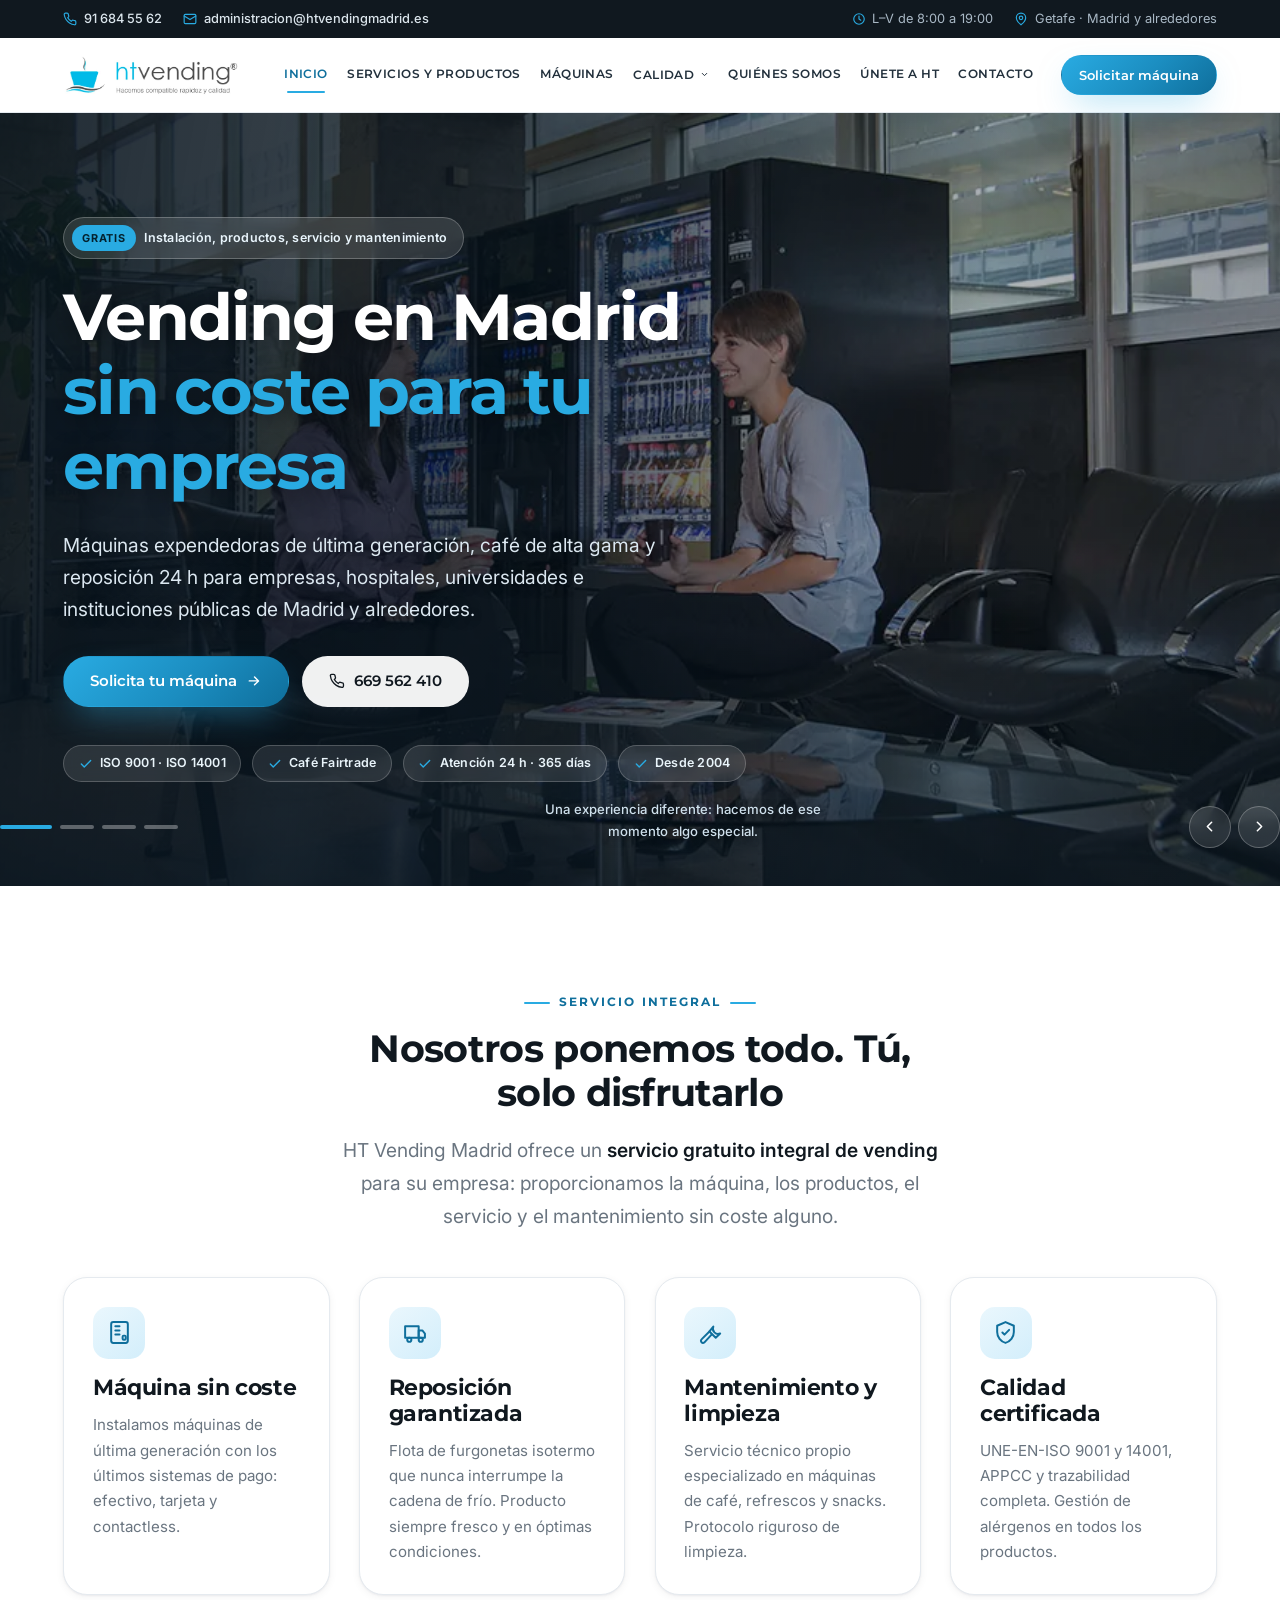
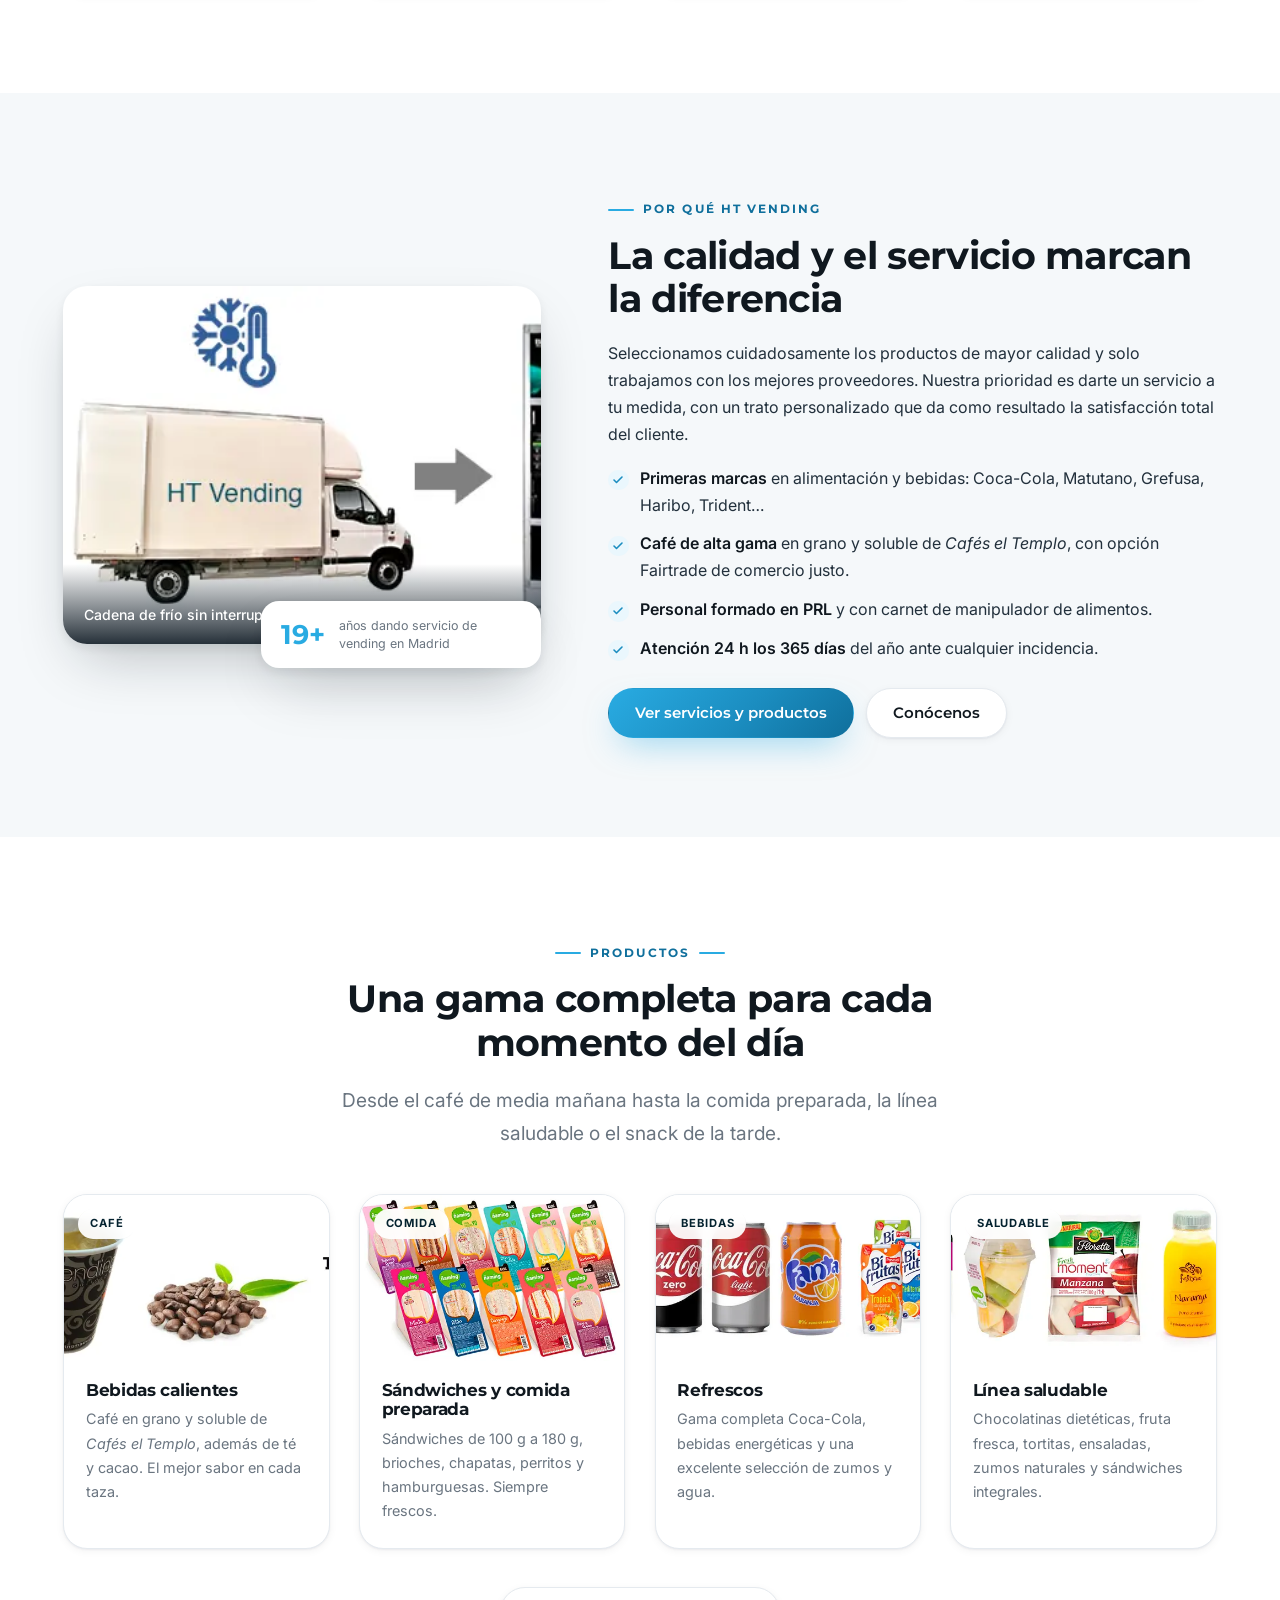
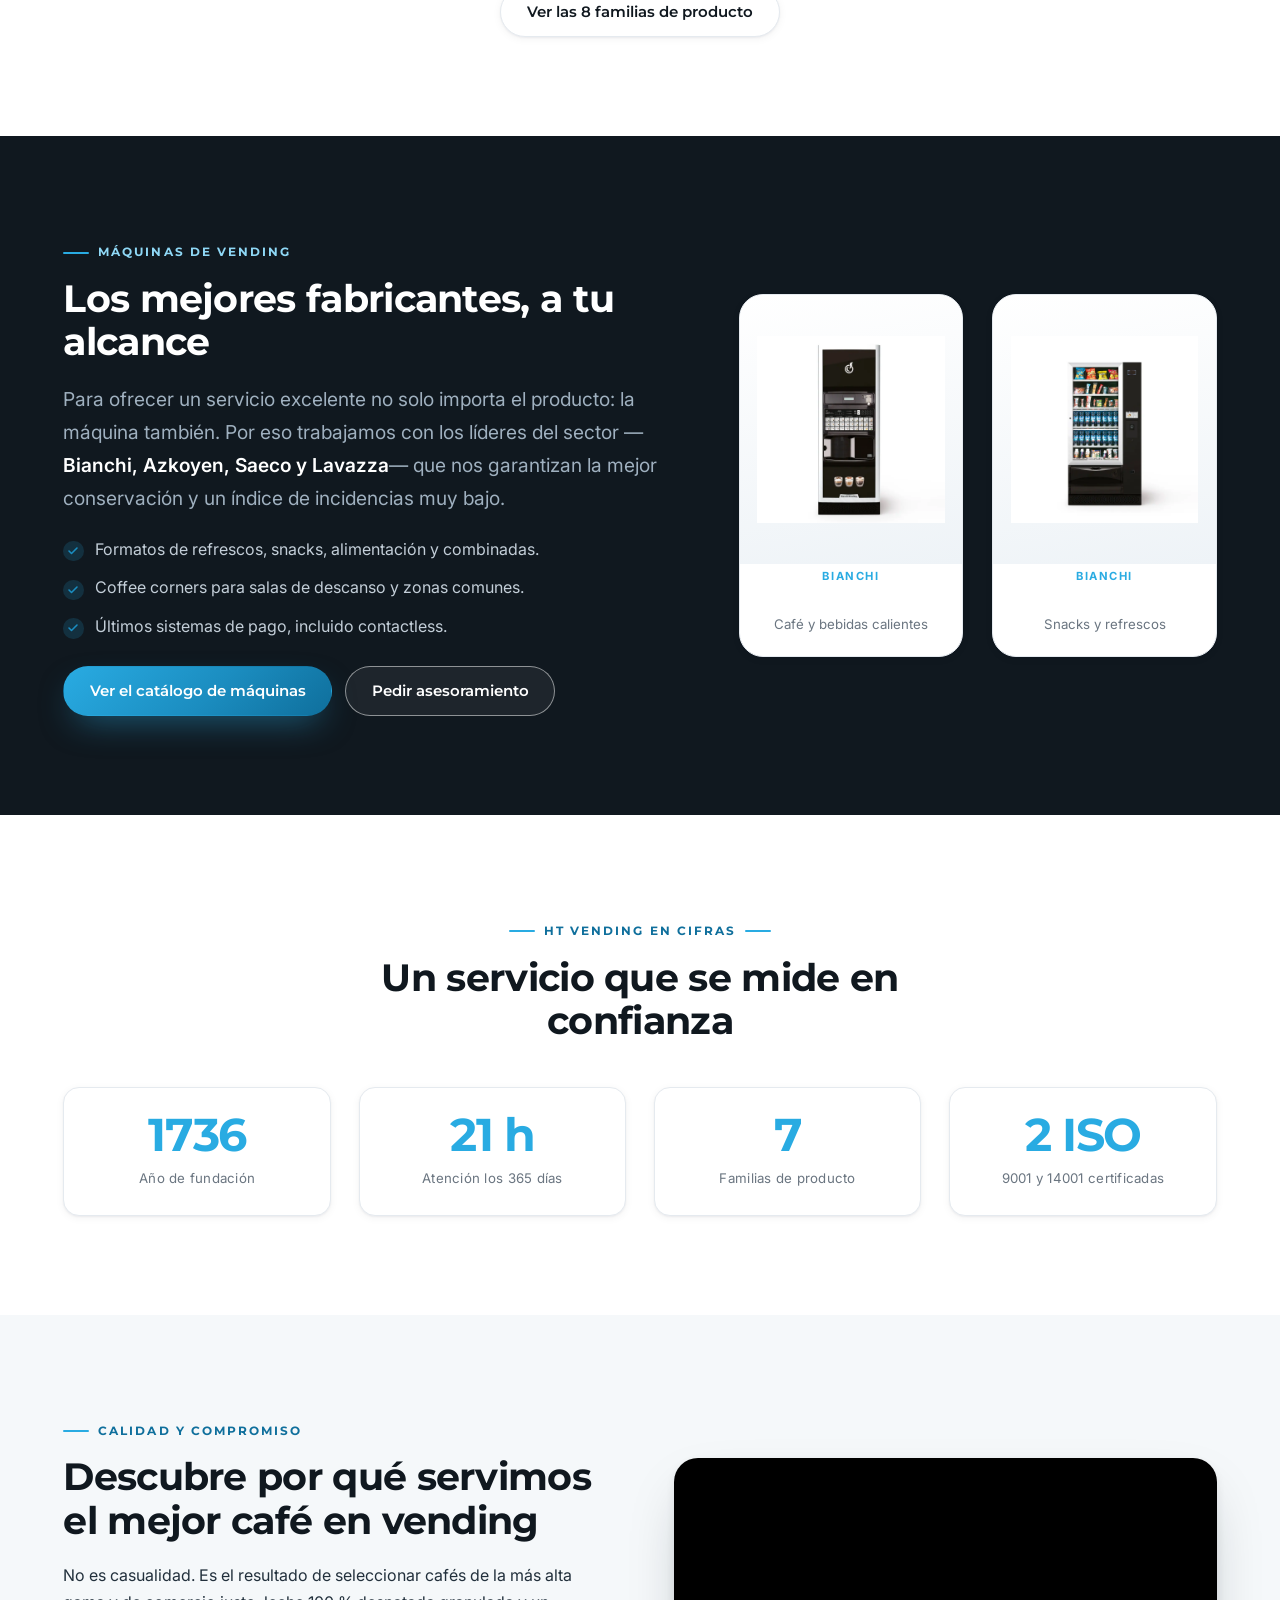
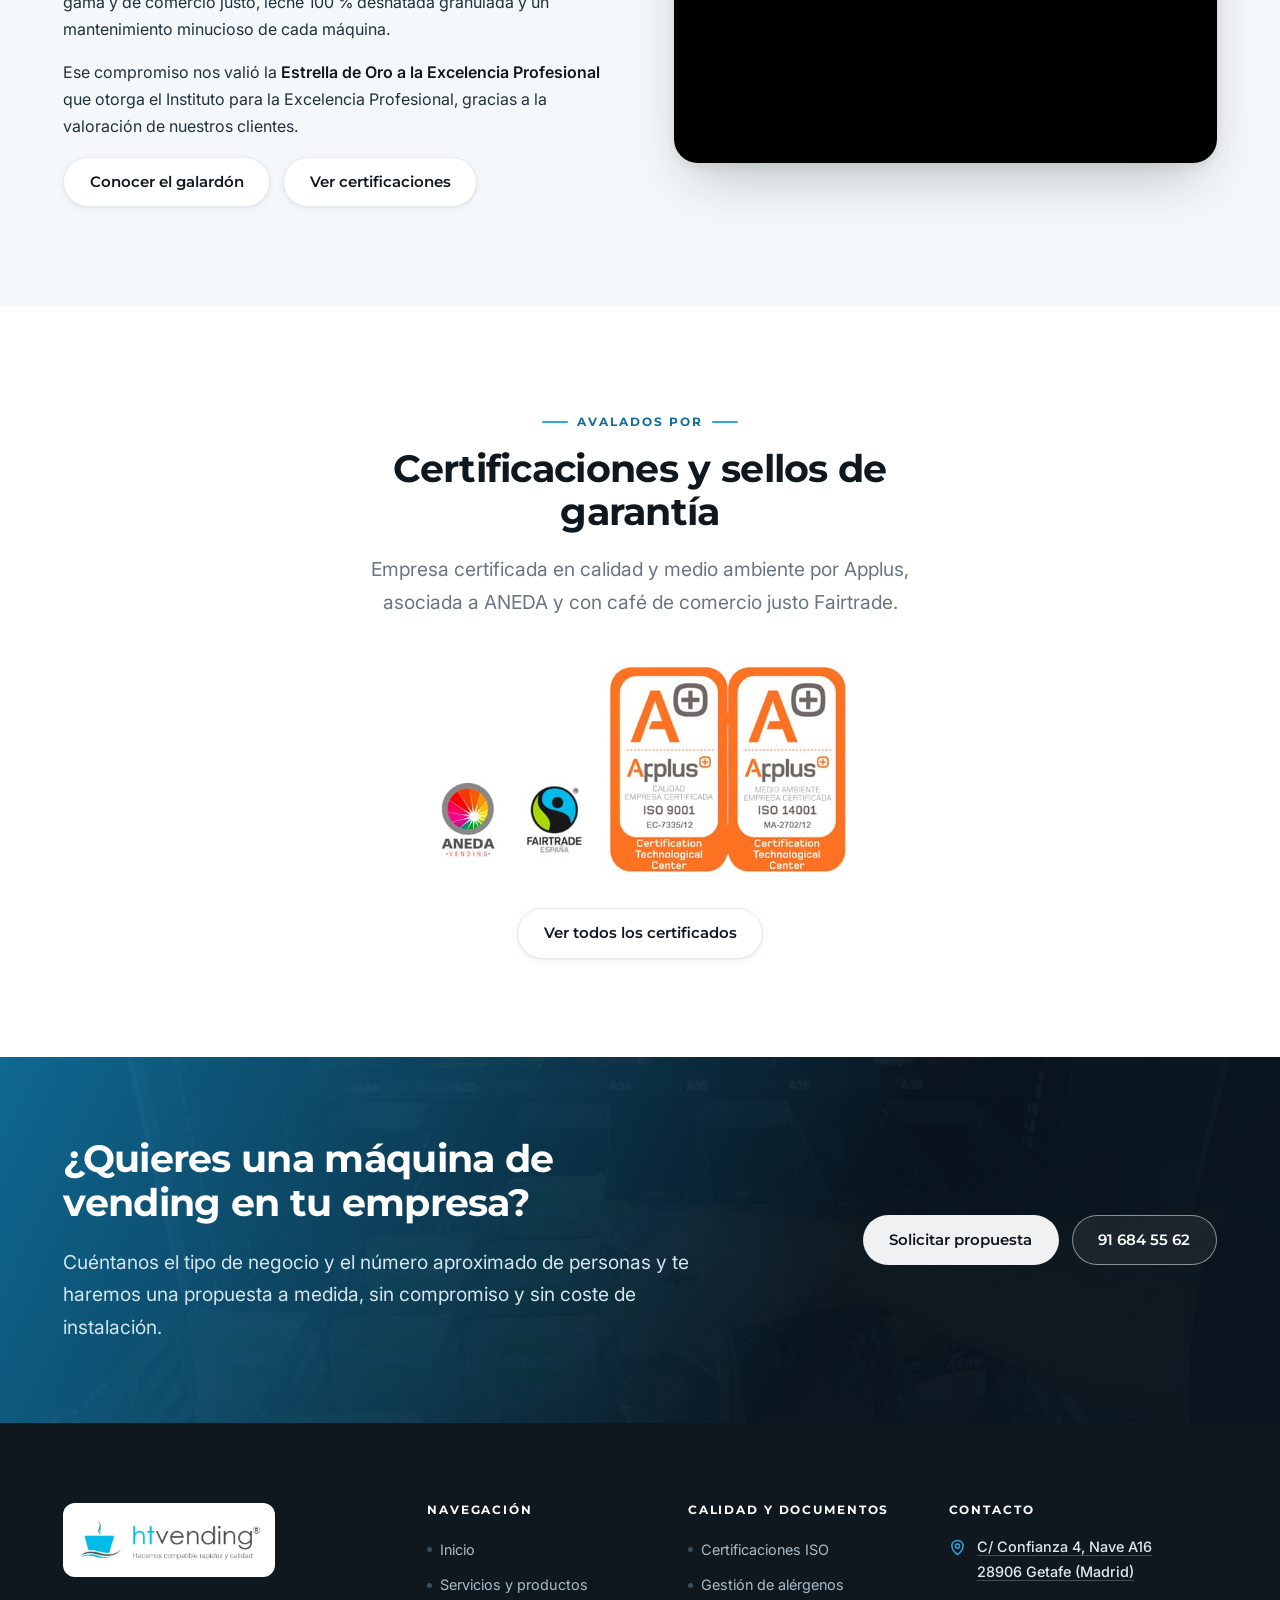
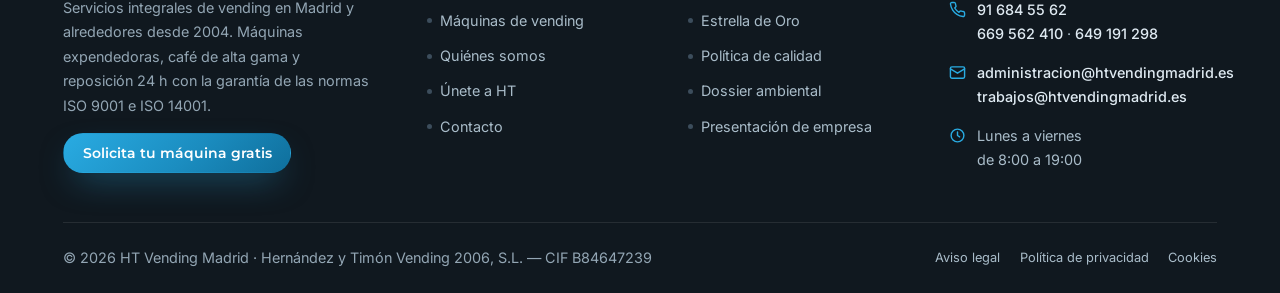
<file: index.html>
<!DOCTYPE html>
<html lang="es">
<head>
<meta charset="utf-8">
<meta name="viewport" content="width=device-width, initial-scale=1, viewport-fit=cover">
<meta name="theme-color" content="#10181f">
<title>HT Vending Madrid | Máquinas expendedoras y vending en Madrid</title>
<meta name="description" content="Servicio gratuito integral de vending en Madrid: máquinas expendedoras, café de alta gama, reposición y mantenimiento sin coste. ISO 9001 e ISO 14001.">
<link rel="canonical" href="https://htvendingmadrid.es/">
<meta name="robots" content="index, follow">
<meta name="author" content="HT Vending Madrid">
<meta name="geo.region" content="ES-MD">
<meta name="geo.placename" content="Getafe, Madrid">

<meta property="og:type" content="website">
<meta property="og:locale" content="es_ES">
<meta property="og:site_name" content="HT Vending Madrid">
<meta property="og:title" content="HT Vending Madrid | Máquinas expendedoras y vending en Madrid">
<meta property="og:description" content="Servicio gratuito integral de vending en Madrid: máquinas expendedoras, café de alta gama, reposición y mantenimiento sin coste. ISO 9001 e ISO 14001.">
<meta property="og:url" content="https://htvendingmadrid.es/">
<meta property="og:image" content="https://htvendingmadrid.es/images/sld-4.jpg">
<meta name="twitter:card" content="summary_large_image">

<link rel="icon" href="assets/img/favicon.svg" type="image/svg+xml">
<link rel="apple-touch-icon" href="assets/img/favicon.svg">

<link rel="preconnect" href="https://fonts.googleapis.com">
<link rel="preconnect" href="https://fonts.gstatic.com" crossorigin>
<link rel="stylesheet" href="https://fonts.googleapis.com/css2?family=Inter:wght@400;500;600&family=Montserrat:wght@600;700&display=swap">
<link rel="stylesheet" href="assets/css/style.css">
<script src="assets/js/main.js" defer></script>

<!-- Consentimiento de cookies (Cookiebot) — heredado del sitio original -->
<script id="Cookiebot" src="https://consent.cookiebot.com/uc.js" data-cbid="958e787e-1ef2-4f35-aaab-72c7cfaec10d" data-blockingmode="auto" type="text/javascript"></script>
<!-- Google Tag Manager -->
<script>(function(w,d,s,l,i){w[l]=w[l]||[];w[l].push({'gtm.start':
new Date().getTime(),event:'gtm.js'});var f=d.getElementsByTagName(s)[0],
j=d.createElement(s),dl=l!='dataLayer'?'&l='+l:'';j.async=true;j.src=
'https://www.googletagmanager.com/gtm.js?id='+i+dl;f.parentNode.insertBefore(j,f);
})(window,document,'script','dataLayer','GTM-W7T6CT2');</script>
<!-- Fin Google Tag Manager -->
<noscript><style>.reveal{opacity:1;transform:none}.hero__slide{opacity:1}.hero__slide+.hero__slide{display:none}</style></noscript>
</head>
<body>
<!-- Google Tag Manager (noscript) -->
<noscript><iframe src="https://www.googletagmanager.com/ns.html?id=GTM-W7T6CT2" height="0" width="0" style="display:none;visibility:hidden" title="Google Tag Manager"></iframe></noscript>

<a class="skip" href="#main">Saltar al contenido</a>

<div class="topbar">
  <div class="wrap">
    <ul class="topbar__list">
      <li><svg viewBox="0 0 24 24" fill="none" stroke="currentColor" stroke-width="2" stroke-linecap="round" stroke-linejoin="round" aria-hidden="true"><path d="M22 16.92v3a2 2 0 0 1-2.18 2 19.79 19.79 0 0 1-8.63-3.07 19.5 19.5 0 0 1-6-6A19.79 19.79 0 0 1 2.09 4.18 2 2 0 0 1 4.08 2h3a2 2 0 0 1 2 1.72c.13.96.36 1.9.7 2.81a2 2 0 0 1-.45 2.11L8.09 9.91a16 16 0 0 0 6 6l1.27-1.27a2 2 0 0 1 2.11-.45c.9.34 1.85.57 2.81.7A2 2 0 0 1 22 16.92z"/></svg><a href="tel:+34916845562">91 684 55 62</a></li>
      <li><svg viewBox="0 0 24 24" fill="none" stroke="currentColor" stroke-width="2" stroke-linecap="round" stroke-linejoin="round" aria-hidden="true"><rect x="2" y="4" width="20" height="16" rx="2"/><path d="m22 7-10 6L2 7"/></svg><a href="mailto:administracion@htvendingmadrid.es">administracion@htvendingmadrid.es</a></li>
    </ul>
    <ul class="topbar__list topbar__list--sec">
      <li><svg viewBox="0 0 24 24" fill="none" stroke="currentColor" stroke-width="2" stroke-linecap="round" stroke-linejoin="round" aria-hidden="true"><circle cx="12" cy="12" r="9"/><path d="M12 7v5l3 2"/></svg>L–V de 8:00 a 19:00</li>
      <li><svg viewBox="0 0 24 24" fill="none" stroke="currentColor" stroke-width="2" stroke-linecap="round" stroke-linejoin="round" aria-hidden="true"><path d="M20 10c0 6-8 12-8 12s-8-6-8-12a8 8 0 0 1 16 0z"/><circle cx="12" cy="10" r="3"/></svg>Getafe · Madrid y alrededores</li>
    </ul>
  </div>
</div>

<header class="site-header">
  <div class="wrap">
    <a class="logo" href="index.html" aria-label="HT Vending Madrid, ir al inicio">
      <span class="logo__img" role="img" aria-label="HT Vending — Hacemos compatible rapidez y calidad"></span>
    </a>

    <button class="nav-toggle" type="button" aria-expanded="false" aria-controls="nav">
      <span class="nav-toggle__bars" aria-hidden="true"><span></span><span></span><span></span></span>
      Menú
    </button>

    <nav class="nav" id="nav" aria-label="Menú principal">
      <div class="nav__head">
        <span class="logo" style="width:170px"><span class="logo__img" role="img" aria-label="HT Vending"></span></span>
        <button class="nav__close" type="button" aria-label="Cerrar menú">
          <svg viewBox="0 0 24 24" fill="none" stroke="currentColor" stroke-width="2.2" stroke-linecap="round" aria-hidden="true"><path d="M18 6 6 18M6 6l12 12"/></svg>
        </button>
      </div>

      <ul class="nav__list">
        <li><a class="nav__link" href="index.html" aria-current="page">Inicio</a></li>
        <li><a class="nav__link" href="servicios.html">Servicios y productos</a></li>
        <li><a class="nav__link" href="maquinas.html">Máquinas</a></li>
        <li class="has-sub">
          <button class="nav__link" type="button" aria-expanded="false">Calidad
            <svg class="chev" viewBox="0 0 24 24" fill="none" stroke="currentColor" stroke-width="2.6" stroke-linecap="round" stroke-linejoin="round" aria-hidden="true"><polyline points="6 9 12 15 18 9"/></svg>
          </button>
          <ul class="nav__sub">
            <li><a href="certificaciones.html"><svg viewBox="0 0 24 24" fill="none" stroke="currentColor" stroke-width="2" stroke-linecap="round" stroke-linejoin="round" aria-hidden="true"><circle cx="12" cy="9" r="6"/><path d="m8.2 14-1.7 7 5.5-3 5.5 3-1.7-7"/></svg>Certificaciones ISO</a></li>
            <li><a href="assets/docs/politica_calidad.pdf" target="_blank" rel="noopener"><svg viewBox="0 0 24 24" fill="none" stroke="currentColor" stroke-width="2" stroke-linecap="round" stroke-linejoin="round" aria-hidden="true"><path d="M14 2H7a2 2 0 0 0-2 2v16a2 2 0 0 0 2 2h10a2 2 0 0 0 2-2V7z"/><path d="M14 2v5h5"/></svg>Política de calidad (PDF)</a></li>
            <li><a href="assets/docs/dossier_ambiental.pdf" target="_blank" rel="noopener"><svg viewBox="0 0 24 24" fill="none" stroke="currentColor" stroke-width="2" stroke-linecap="round" stroke-linejoin="round" aria-hidden="true"><path d="M11 20A7 7 0 0 1 9.8 6.1C15.5 5 17 4.48 19 2c1 2 2 4.18 2 8 0 5.5-4.78 10-10 10z"/><path d="M2 21c0-3 1.85-5.36 5.08-6"/></svg>Dossier ambiental (PDF)</a></li>
            <li><a href="alergenos.html"><svg viewBox="0 0 24 24" fill="none" stroke="currentColor" stroke-width="2" stroke-linecap="round" stroke-linejoin="round" aria-hidden="true"><path d="M12 2a10 10 0 1 0 10 10"/><path d="M12 8v4"/><path d="M12 16h.01"/></svg>Gestión de alérgenos</a></li>
            <li><a href="excelencia.html"><svg viewBox="0 0 24 24" fill="none" stroke="currentColor" stroke-width="2" stroke-linecap="round" stroke-linejoin="round" aria-hidden="true"><path d="m12 3 2.7 5.6 6.1.9-4.4 4.3 1 6.1-5.4-2.9-5.4 2.9 1-6.1L3.2 9.5l6.1-.9z"/></svg>Estrella de Oro a la Excelencia</a></li>
          </ul>
        </li>
        <li><a class="nav__link" href="empresa.html">Quiénes somos</a></li>
        <li><a class="nav__link" href="trabajo.html">Únete a HT</a></li>
        <li><a class="nav__link" href="contacto.html">Contacto</a></li>
      </ul>

      <div class="nav__cta">
        <a class="btn btn--primary btn--block" href="tel:+34669562410">
          <svg viewBox="0 0 24 24" fill="none" stroke="currentColor" stroke-width="2" stroke-linecap="round" stroke-linejoin="round" aria-hidden="true"><path d="M22 16.92v3a2 2 0 0 1-2.18 2 19.79 19.79 0 0 1-8.63-3.07 19.5 19.5 0 0 1-6-6A19.79 19.79 0 0 1 2.09 4.18 2 2 0 0 1 4.08 2h3a2 2 0 0 1 2 1.72c.13.96.36 1.9.7 2.81a2 2 0 0 1-.45 2.11L8.09 9.91a16 16 0 0 0 6 6l1.27-1.27a2 2 0 0 1 2.11-.45c.9.34 1.85.57 2.81.7A2 2 0 0 1 22 16.92z"/></svg>
          669 562 410
        </a>
        <a class="btn btn--ghost btn--block" href="contacto.html">Solicitar una máquina</a>
      </div>
    </nav>

    <div class="header-cta">
      <a class="btn btn--primary btn--sm" href="contacto.html">Solicitar máquina</a>
    </div>
  </div>
</header>
<div class="nav-scrim" aria-hidden="true"></div>

<main id="main">

<!-- ============ HERO ============ -->
<section class="hero" data-hero aria-label="Presentación de HT Vending Madrid">
  <div class="hero__stage" aria-hidden="true">
    <div class="hero__slide is-active" data-caption="Una experiencia diferente: hacemos de ese momento algo especial.">
      <picture><source srcset="assets/img/sld-4.webp" type="image/webp"><img src="assets/img/sld-4.jpg" alt="Dos personas conversando junto a máquinas expendedoras en la zona de descanso de una oficina" width="1000" height="675" fetchpriority="high" decoding="async"></picture>
    </div>
    <div class="hero__slide" data-caption="Un gran equipo: reponedores altamente cualificados a tu disposición.">
      <picture><source srcset="assets/img/sld-2.webp" type="image/webp"><img src="assets/img/sld-2.jpg" alt="Reponedor de HT Vending trabajando en una máquina expendedora" width="1000" height="675" loading="lazy" decoding="async"></picture>
    </div>
    <div class="hero__slide" data-caption="Garantía de calidad: ISO 9001, APPCC y trazabilidad en todos los productos.">
      <picture><source srcset="assets/img/sld-3.webp" type="image/webp"><img src="assets/img/sld-3.jpg" alt="Producto de vending seleccionado con controles de calidad y trazabilidad" width="1000" height="675" loading="lazy" decoding="async"></picture>
    </div>
    <div class="hero__slide" data-caption="Estamos para ayudarte: llámanos al 91 684 55 62.">
      <picture><source srcset="assets/img/sld-1.webp" type="image/webp"><img src="assets/img/sld-1.jpg" alt="Equipo de atención al cliente de HT Vending Madrid" width="1000" height="675" loading="lazy" decoding="async"></picture>
    </div>
  </div>

  <div class="wrap">
    <div class="hero__inner">
      <span class="hero__badge"><b>Gratis</b> Instalación, productos, servicio y mantenimiento</span>

      <h1>Vending en Madrid <em>sin coste para tu empresa</em></h1>

      <p class="hero__text">Máquinas expendedoras de última generación, café de alta gama y reposición 24 h para empresas, hospitales, universidades e instituciones públicas de Madrid y alrededores.</p>

      <div class="hero__cta">
        <a class="btn btn--primary" href="contacto.html">
          Solicita tu máquina
          <svg viewBox="0 0 24 24" fill="none" stroke="currentColor" stroke-width="2.2" stroke-linecap="round" stroke-linejoin="round" aria-hidden="true"><path d="M5 12h14M13 6l6 6-6 6"/></svg>
        </a>
        <a class="btn btn--light" href="tel:+34669562410">
          <svg viewBox="0 0 24 24" fill="none" stroke="currentColor" stroke-width="2" stroke-linecap="round" stroke-linejoin="round" aria-hidden="true"><path d="M22 16.92v3a2 2 0 0 1-2.18 2 19.79 19.79 0 0 1-8.63-3.07 19.5 19.5 0 0 1-6-6A19.79 19.79 0 0 1 2.09 4.18 2 2 0 0 1 4.08 2h3a2 2 0 0 1 2 1.72c.13.96.36 1.9.7 2.81a2 2 0 0 1-.45 2.11L8.09 9.91a16 16 0 0 0 6 6l1.27-1.27a2 2 0 0 1 2.11-.45c.9.34 1.85.57 2.81.7A2 2 0 0 1 22 16.92z"/></svg>
          669 562 410
        </a>
      </div>

      <div class="hero__marks">
        <span class="chip"><svg viewBox="0 0 24 24" fill="none" stroke="currentColor" stroke-width="2.4" stroke-linecap="round" stroke-linejoin="round" aria-hidden="true"><polyline points="20 6 9 17 4 12"/></svg>ISO 9001 · ISO 14001</span>
        <span class="chip"><svg viewBox="0 0 24 24" fill="none" stroke="currentColor" stroke-width="2.4" stroke-linecap="round" stroke-linejoin="round" aria-hidden="true"><polyline points="20 6 9 17 4 12"/></svg>Café Fairtrade</span>
        <span class="chip"><svg viewBox="0 0 24 24" fill="none" stroke="currentColor" stroke-width="2.4" stroke-linecap="round" stroke-linejoin="round" aria-hidden="true"><polyline points="20 6 9 17 4 12"/></svg>Atención 24 h · 365 días</span>
        <span class="chip"><svg viewBox="0 0 24 24" fill="none" stroke="currentColor" stroke-width="2.4" stroke-linecap="round" stroke-linejoin="round" aria-hidden="true"><polyline points="20 6 9 17 4 12"/></svg>Desde 2004</span>
      </div>
    </div>

    <div class="hero__nav">
      <ul class="hero__dots" role="tablist" aria-label="Cambiar imagen">
        <li role="presentation"><button type="button" role="tab" aria-selected="true" aria-label="Imagen 1"></button></li>
        <li role="presentation"><button type="button" role="tab" aria-selected="false" aria-label="Imagen 2"></button></li>
        <li role="presentation"><button type="button" role="tab" aria-selected="false" aria-label="Imagen 3"></button></li>
        <li role="presentation"><button type="button" role="tab" aria-selected="false" aria-label="Imagen 4"></button></li>
      </ul>
      <p class="hero__cap"></p>
      <div class="hero__arrows">
        <button class="hero__prev" type="button" aria-label="Imagen anterior"><svg viewBox="0 0 24 24" fill="none" stroke="currentColor" stroke-width="2.2" stroke-linecap="round" stroke-linejoin="round" aria-hidden="true"><path d="m15 18-6-6 6-6"/></svg></button>
        <button class="hero__next" type="button" aria-label="Imagen siguiente"><svg viewBox="0 0 24 24" fill="none" stroke="currentColor" stroke-width="2.2" stroke-linecap="round" stroke-linejoin="round" aria-hidden="true"><path d="m9 18 6-6-6-6"/></svg></button>
      </div>
    </div>
  </div>
</section>

<!-- ============ PROPUESTA DE VALOR ============ -->
<section class="section">
  <div class="wrap">
    <div class="sec-head center reveal">
      <p class="eyebrow">Servicio integral</p>
      <h2 class="sec-title">Nosotros ponemos todo. Tú, solo disfrutarlo</h2>
      <p class="lead">HT Vending Madrid ofrece un <strong>servicio gratuito integral de vending</strong> para su empresa: proporcionamos la máquina, los productos, el servicio y el mantenimiento sin coste alguno.</p>
    </div>

    <div class="cards cards--4">
      <article class="card reveal" data-d="1">
        <div class="card__ico"><svg viewBox="0 0 24 24" fill="none" stroke="currentColor" stroke-width="1.9" stroke-linecap="round" stroke-linejoin="round" aria-hidden="true"><rect x="4" y="2" width="16" height="20" rx="2"/><path d="M8 6h4M8 10h4M8 14h4"/><rect x="15" y="15" width="3" height="4" rx="1"/></svg></div>
        <h3>Máquina sin coste</h3>
        <p>Instalamos máquinas de última generación con los últimos sistemas de pago: efectivo, tarjeta y contactless.</p>
      </article>
      <article class="card reveal" data-d="2">
        <div class="card__ico"><svg viewBox="0 0 24 24" fill="none" stroke="currentColor" stroke-width="1.9" stroke-linecap="round" stroke-linejoin="round" aria-hidden="true"><path d="M3 17h13V6H3z"/><path d="M16 10h3.5L22 13v4h-6z"/><circle cx="7" cy="19" r="2"/><circle cx="18" cy="19" r="2"/></svg></div>
        <h3>Reposición garantizada</h3>
        <p>Flota de furgonetas isotermo que nunca interrumpe la cadena de frío. Producto siempre fresco y en óptimas condiciones.</p>
      </article>
      <article class="card reveal" data-d="3">
        <div class="card__ico"><svg viewBox="0 0 24 24" fill="none" stroke="currentColor" stroke-width="1.9" stroke-linecap="round" stroke-linejoin="round" aria-hidden="true"><path d="M14.7 6.3a5 5 0 0 0 6.6 6.6L17 17l-6-6z"/><path d="m11 11-7.4 7.4a2 2 0 1 0 2.8 2.8L13 14"/></svg></div>
        <h3>Mantenimiento y limpieza</h3>
        <p>Servicio técnico propio especializado en máquinas de café, refrescos y snacks. Protocolo riguroso de limpieza.</p>
      </article>
      <article class="card reveal" data-d="4">
        <div class="card__ico"><svg viewBox="0 0 24 24" fill="none" stroke="currentColor" stroke-width="1.9" stroke-linecap="round" stroke-linejoin="round" aria-hidden="true"><path d="M12 2 4 5.5v6c0 5 3.4 9.3 8 10.5 4.6-1.2 8-5.5 8-10.5v-6z"/><polyline points="9 12 11 14 15.5 9.5"/></svg></div>
        <h3>Calidad certificada</h3>
        <p>UNE-EN-ISO 9001 y 14001, APPCC y trazabilidad completa. Gestión de alérgenos en todos los productos.</p>
      </article>
    </div>
  </div>
</section>

<!-- ============ POR QUÉ HT ============ -->
<section class="section section--tint">
  <div class="wrap">
    <div class="split split--wide-r">
      <div class="split__media reveal">
        <figure class="figure figure--tall" style="margin:0">
          <picture><source srcset="assets/img/cadena_frio.webp" type="image/webp"><img src="assets/img/cadena_frio.jpg" alt="Furgoneta isotermo de HT Vending manteniendo la cadena de frío" width="900" height="600" loading="lazy" decoding="async"></picture>
          <figcaption class="figure__cap">Cadena de frío sin interrupciones, del almacén a tu máquina</figcaption>
        </figure>
        <div class="figure-badge">
          <span class="figure-badge__n" data-count="20" data-suffix="+">20+</span>
          <span class="figure-badge__t">años dando servicio de vending en Madrid</span>
        </div>
      </div>

      <div class="reveal" data-d="1">
        <p class="eyebrow">Por qué HT Vending</p>
        <h2 class="sec-title">La calidad y el servicio marcan la diferencia</h2>
        <p>Seleccionamos cuidadosamente los productos de mayor calidad y solo trabajamos con los mejores proveedores. Nuestra prioridad es darte un servicio a tu medida, con un trato personalizado que da como resultado la satisfacción total del cliente.</p>
        <ul class="tick">
          <li><strong>Primeras marcas</strong> en alimentación y bebidas: Coca-Cola, Matutano, Grefusa, Haribo, Trident…</li>
          <li><strong>Café de alta gama</strong> en grano y soluble de <em>Cafés el Templo</em>, con opción Fairtrade de comercio justo.</li>
          <li><strong>Personal formado en PRL</strong> y con carnet de manipulador de alimentos.</li>
          <li><strong>Atención 24 h los 365 días</strong> del año ante cualquier incidencia.</li>
        </ul>
        <div class="btn-row">
          <a class="btn btn--primary" href="servicios.html">Ver servicios y productos</a>
          <a class="btn btn--ghost" href="empresa.html">Conócenos</a>
        </div>
      </div>
    </div>
  </div>
</section>

<!-- ============ PRODUCTOS ============ -->
<section class="section">
  <div class="wrap">
    <div class="sec-head center reveal">
      <p class="eyebrow">Productos</p>
      <h2 class="sec-title">Una gama completa para cada momento del día</h2>
      <p class="lead">Desde el café de media mañana hasta la comida preparada, la línea saludable o el snack de la tarde.</p>
    </div>

    <div class="cards">
      <article class="prod reveal" data-d="1">
        <div class="prod__media"><span class="prod__tag">Café</span><picture><source srcset="assets/img/banner_cafe.webp" type="image/webp"><img src="assets/img/banner_cafe.jpg" alt="Café en grano y soluble de primeras marcas" width="800" height="500" loading="lazy" decoding="async"></picture></div>
        <div class="prod__body"><h3>Bebidas calientes</h3><p>Café en grano y soluble de <em>Cafés el Templo</em>, además de té y cacao. El mejor sabor en cada taza.</p></div>
      </article>
      <article class="prod reveal" data-d="2">
        <div class="prod__media"><span class="prod__tag">Comida</span><picture><source srcset="assets/img/banner_sandwiches2.webp" type="image/webp"><img src="assets/img/banner_sandwiches2.png" alt="Sándwiches, brioches, chapatas y hamburguesas de vending" width="800" height="500" loading="lazy" decoding="async"></picture></div>
        <div class="prod__body"><h3>Sándwiches y comida preparada</h3><p>Sándwiches de 100 g a 180 g, brioches, chapatas, perritos y hamburguesas. Siempre frescos.</p></div>
      </article>
      <article class="prod reveal" data-d="3">
        <div class="prod__media"><span class="prod__tag">Bebidas</span><picture><source srcset="assets/img/banner_refrescos.webp" type="image/webp"><img src="assets/img/banner_refrescos.jpg" alt="Refrescos, zumos y agua para máquinas expendedoras" width="800" height="500" loading="lazy" decoding="async"></picture></div>
        <div class="prod__body"><h3>Refrescos</h3><p>Gama completa Coca-Cola, bebidas energéticas y una excelente selección de zumos y agua.</p></div>
      </article>
      <article class="prod reveal" data-d="4">
        <div class="prod__media"><span class="prod__tag">Saludable</span><picture><source srcset="assets/img/banner_linea_saludable2.webp" type="image/webp"><img src="assets/img/banner_linea_saludable2.png" alt="Línea saludable: fruta fresca, tortitas y zumos naturales" width="800" height="500" loading="lazy" decoding="async"></picture></div>
        <div class="prod__body"><h3>Línea saludable</h3><p>Chocolatinas dietéticas, fruta fresca, tortitas, ensaladas, zumos naturales y sándwiches integrales.</p></div>
      </article>
    </div>

    <p class="center" style="margin-top:2.4rem;margin-bottom:0">
      <a class="btn btn--ghost" href="servicios.html">Ver las 8 familias de producto</a>
    </p>
  </div>
</section>

<!-- ============ MÁQUINAS ============ -->
<section class="section section--ink">
  <div class="wrap">
    <div class="split split--wide-l">
      <div class="reveal">
        <p class="eyebrow" style="color:#8fd8f6">Máquinas de vending</p>
        <h2 class="sec-title">Los mejores fabricantes, a tu alcance</h2>
        <p class="lead">Para ofrecer un servicio excelente no solo importa el producto: la máquina también. Por eso trabajamos con los líderes del sector —<strong style="color:#fff">Bianchi, Azkoyen, Saeco y Lavazza</strong>— que nos garantizan la mejor conservación y un índice de incidencias muy bajo.</p>
        <ul class="tick">
          <li>Formatos de refrescos, snacks, alimentación y combinadas.</li>
          <li>Coffee corners para salas de descanso y zonas comunes.</li>
          <li>Últimos sistemas de pago, incluido contactless.</li>
        </ul>
        <div class="btn-row">
          <a class="btn btn--primary" href="maquinas.html">Ver el catálogo de máquinas</a>
          <a class="btn btn--outline" href="contacto.html">Pedir asesoramiento</a>
        </div>
      </div>

      <div class="reveal" data-d="1">
        <div class="cards" style="grid-template-columns:repeat(2,1fr)">
          <a class="machine" href="maquinas.html">
            <div class="machine__media"><picture><source srcset="assets/img/maquinas/lei700.webp" type="image/webp"><img src="assets/img/maquinas/lei700.jpg" alt="Máquina expendedora Bianchi LEI700" width="600" height="750" loading="lazy" decoding="async"></picture></div>
            <div class="machine__body"><span class="machine__brand">Bianchi</span><h3>LEI700</h3><p>Café y bebidas calientes</p></div>
          </a>
          <a class="machine" href="maquinas.html">
            <div class="machine__media"><picture><source srcset="assets/img/maquinas/vistaL-master.webp" type="image/webp"><img src="assets/img/maquinas/vistaL-master.jpg" alt="Máquina expendedora Bianchi Vista L Master" width="600" height="750" loading="lazy" decoding="async"></picture></div>
            <div class="machine__body"><span class="machine__brand">Bianchi</span><h3>Vista L Master</h3><p>Snacks y refrescos</p></div>
          </a>
        </div>
      </div>
    </div>
  </div>
</section>

<!-- ============ CIFRAS ============ -->
<section class="section">
  <div class="wrap">
    <div class="sec-head center reveal">
      <p class="eyebrow">HT Vending en cifras</p>
      <h2 class="sec-title">Un servicio que se mide en confianza</h2>
    </div>
    <div class="stats reveal" data-d="1">
      <div class="stat"><span class="stat__n" data-count="2004">2004</span><span class="stat__t">Año de fundación</span></div>
      <div class="stat"><span class="stat__n" data-count="24" data-suffix=" h">24 h</span><span class="stat__t">Atención los 365 días</span></div>
      <div class="stat"><span class="stat__n" data-count="8" data-suffix="">8</span><span class="stat__t">Familias de producto</span></div>
      <div class="stat"><span class="stat__n" data-count="2" data-suffix=" ISO">2 ISO</span><span class="stat__t">9001 y 14001 certificadas</span></div>
    </div>
  </div>
</section>

<!-- ============ CALIDAD + VÍDEO ============ -->
<section class="section section--tint">
  <div class="wrap">
    <div class="split">
      <div class="reveal">
        <p class="eyebrow">Calidad y compromiso</p>
        <h2 class="sec-title">Descubre por qué servimos el mejor café en vending</h2>
        <p>No es casualidad. Es el resultado de seleccionar cafés de la más alta gama y de comercio justo, leche 100 % desnatada granulada y un mantenimiento minucioso de cada máquina.</p>
        <p>Ese compromiso nos valió la <strong>Estrella de Oro a la Excelencia Profesional</strong> que otorga el Instituto para la Excelencia Profesional, gracias a la valoración de nuestros clientes.</p>
        <div class="btn-row">
          <a class="btn btn--ghost" href="excelencia.html">Conocer el galardón</a>
          <a class="btn btn--ghost" href="certificaciones.html">Ver certificaciones</a>
        </div>
      </div>
      <div class="reveal" data-d="1">
        <div class="video">
          <iframe src="https://www.youtube-nocookie.com/embed/0dJGlCrT2pM" title="HT Vending Madrid — el mejor café en máquinas de vending" loading="lazy" allow="accelerometer; autoplay; clipboard-write; encrypted-media; gyroscope; picture-in-picture" allowfullscreen></iframe>
        </div>
      </div>
    </div>
  </div>
</section>

<!-- ============ SELLOS ============ -->
<section class="section">
  <div class="wrap">
    <div class="sec-head center reveal">
      <p class="eyebrow">Avalados por</p>
      <h2 class="sec-title">Certificaciones y sellos de garantía</h2>
      <p class="lead">Empresa certificada en calidad y medio ambiente por Applus, asociada a ANEDA y con café de comercio justo Fairtrade.</p>
    </div>
    <div class="trust reveal" data-d="1">
      <span class="trust__badges" role="img" aria-label="Sellos ANEDA Vending, Fairtrade España, Applus ISO 9001 EC-7335/12 y Applus ISO 14001 MA-2702/12"></span>
    </div>
    <p class="center" style="margin-top:2rem;margin-bottom:0"><a class="btn btn--ghost" href="certificaciones.html">Ver todos los certificados</a></p>
  </div>
</section>

<!-- ============ CTA ============ -->
<section class="cta-band">
  <div class="cta-band__bg" aria-hidden="true"><picture><source srcset="assets/img/sld-2.webp" type="image/webp"><img src="assets/img/sld-2.jpg" alt="" width="1000" height="675" loading="lazy" decoding="async"></picture></div>
  <div class="wrap">
    <div class="cta-band__inner">
      <div>
        <h2>¿Quieres una máquina de vending en tu empresa?</h2>
        <p>Cuéntanos el tipo de negocio y el número aproximado de personas y te haremos una propuesta a medida, sin compromiso y sin coste de instalación.</p>
      </div>
      <div class="btn-row">
        <a class="btn btn--light" href="contacto.html">Solicitar propuesta</a>
        <a class="btn btn--outline" href="tel:+34916845562">91 684 55 62</a>
      </div>
    </div>
  </div>
</section>
</main>

<footer class="site-footer">
  <div class="wrap">
    <div class="footer-grid">
      <div>
        <span class="logo footer-logo"><span class="logo__img" role="img" aria-label="HT Vending — Hacemos compatible rapidez y calidad"></span></span>
        <p>Servicios integrales de vending en Madrid y alrededores desde 2004. Máquinas expendedoras, café de alta gama y reposición 24 h con la garantía de las normas ISO 9001 e ISO 14001.</p>
        <p style="margin-bottom:0"><a class="btn btn--primary btn--sm" href="contacto.html">Solicita tu máquina gratis</a></p>
      </div>

      <div>
        <h4>Navegación</h4>
        <ul class="f-list">
          <li><a href="index.html">Inicio</a></li>
          <li><a href="servicios.html">Servicios y productos</a></li>
          <li><a href="maquinas.html">Máquinas de vending</a></li>
          <li><a href="empresa.html">Quiénes somos</a></li>
          <li><a href="trabajo.html">Únete a HT</a></li>
          <li><a href="contacto.html">Contacto</a></li>
        </ul>
      </div>

      <div>
        <h4>Calidad y documentos</h4>
        <ul class="f-list">
          <li><a href="certificaciones.html">Certificaciones ISO</a></li>
          <li><a href="alergenos.html">Gestión de alérgenos</a></li>
          <li><a href="excelencia.html">Estrella de Oro</a></li>
          <li><a href="assets/docs/politica_calidad.pdf" target="_blank" rel="noopener">Política de calidad</a></li>
          <li><a href="assets/docs/dossier_ambiental.pdf" target="_blank" rel="noopener">Dossier ambiental</a></li>
          <li><a href="assets/docs/presentacion-htvending.pdf" target="_blank" rel="noopener">Presentación de empresa</a></li>
        </ul>
      </div>

      <div>
        <h4>Contacto</h4>
        <ul class="f-contact">
          <li>
            <svg viewBox="0 0 24 24" fill="none" stroke="currentColor" stroke-width="2" stroke-linecap="round" stroke-linejoin="round" aria-hidden="true"><path d="M20 10c0 6-8 12-8 12s-8-6-8-12a8 8 0 0 1 16 0z"/><circle cx="12" cy="10" r="3"/></svg>
            <span><a href="https://www.google.com/maps/search/?api=1&amp;query=Calle%20Confianza%204%2C%2028906%20Getafe%2C%20Madrid" target="_blank" rel="noopener" aria-label="Ver la dirección de HT Vending Madrid en Google Maps">C/ Confianza 4, Nave A16<br>28906 Getafe (Madrid)</a></span>
          </li>
          <li>
            <svg viewBox="0 0 24 24" fill="none" stroke="currentColor" stroke-width="2" stroke-linecap="round" stroke-linejoin="round" aria-hidden="true"><path d="M22 16.92v3a2 2 0 0 1-2.18 2 19.79 19.79 0 0 1-8.63-3.07 19.5 19.5 0 0 1-6-6A19.79 19.79 0 0 1 2.09 4.18 2 2 0 0 1 4.08 2h3a2 2 0 0 1 2 1.72c.13.96.36 1.9.7 2.81a2 2 0 0 1-.45 2.11L8.09 9.91a16 16 0 0 0 6 6l1.27-1.27a2 2 0 0 1 2.11-.45c.9.34 1.85.57 2.81.7A2 2 0 0 1 22 16.92z"/></svg>
            <span><a href="tel:+34916845562">91 684 55 62</a><br><a href="tel:+34669562410">669 562 410</a> · <a href="tel:+34649191298">649 191 298</a></span>
          </li>
          <li>
            <svg viewBox="0 0 24 24" fill="none" stroke="currentColor" stroke-width="2" stroke-linecap="round" stroke-linejoin="round" aria-hidden="true"><rect x="2" y="4" width="20" height="16" rx="2"/><path d="m22 7-10 6L2 7"/></svg>
            <span><a href="mailto:administracion@htvendingmadrid.es">administracion@htvendingmadrid.es</a><br><a href="mailto:trabajos@htvendingmadrid.es">trabajos@htvendingmadrid.es</a></span>
          </li>
          <li>
            <svg viewBox="0 0 24 24" fill="none" stroke="currentColor" stroke-width="2" stroke-linecap="round" stroke-linejoin="round" aria-hidden="true"><circle cx="12" cy="12" r="9"/><path d="M12 7v5l3 2"/></svg>
            <span>Lunes a viernes<br>de 8:00 a 19:00</span>
          </li>
        </ul>
      </div>
    </div>

    <div class="footer-bottom">
      <p style="margin:0">© <span data-year>2026</span> HT Vending Madrid · Hernández y Timón Vending 2006, S.L. — CIF B84647239</p>
      <nav aria-label="Enlaces legales">
        <a href="legal.html">Aviso legal</a>
        <a href="privacidad.html">Política de privacidad</a>
        <a href="cookies.html">Cookies</a>
      </nav>
    </div>
  </div>
</footer>

<a class="call-fab" href="tel:+34669562410">
  <svg viewBox="0 0 24 24" fill="none" stroke="currentColor" stroke-width="2" stroke-linecap="round" stroke-linejoin="round" aria-hidden="true"><path d="M22 16.92v3a2 2 0 0 1-2.18 2 19.79 19.79 0 0 1-8.63-3.07 19.5 19.5 0 0 1-6-6A19.79 19.79 0 0 1 2.09 4.18 2 2 0 0 1 4.08 2h3a2 2 0 0 1 2 1.72c.13.96.36 1.9.7 2.81a2 2 0 0 1-.45 2.11L8.09 9.91a16 16 0 0 0 6 6l1.27-1.27a2 2 0 0 1 2.11-.45c.9.34 1.85.57 2.81.7A2 2 0 0 1 22 16.92z"/></svg>
  Llamar ahora
</a>

<script type="application/ld+json">
{
  "@context":"https://schema.org",
  "@type":"LocalBusiness",
  "name":"HT Vending Madrid",
  "legalName":"Hernández y Timón Vending 2006, S.L.",
  "url":"https://htvendingmadrid.es/",
  "image":"https://htvendingmadrid.es/images/header.jpg",
  "description":"Servicios integrales de vending en Madrid y alrededores: máquinas expendedoras, café de alta gama, reposición y mantenimiento sin coste.",
  "telephone":"+34916845562",
  "email":"administracion@htvendingmadrid.es",
  "foundingDate":"2004",
  "vatID":"B84647239",
  "address":{"@type":"PostalAddress","streetAddress":"C/ Confianza 4, Nave A16","addressLocality":"Getafe","addressRegion":"Madrid","postalCode":"28906","addressCountry":"ES"},
  "geo":{"@type":"GeoCoordinates","latitude":40.3167,"longitude":-3.7472},
  "areaServed":"Madrid",
  "openingHoursSpecification":[{"@type":"OpeningHoursSpecification","dayOfWeek":["Monday","Tuesday","Wednesday","Thursday","Friday"],"opens":"08:00","closes":"19:00"}]
}
</script>
</body>
</html>
</file>
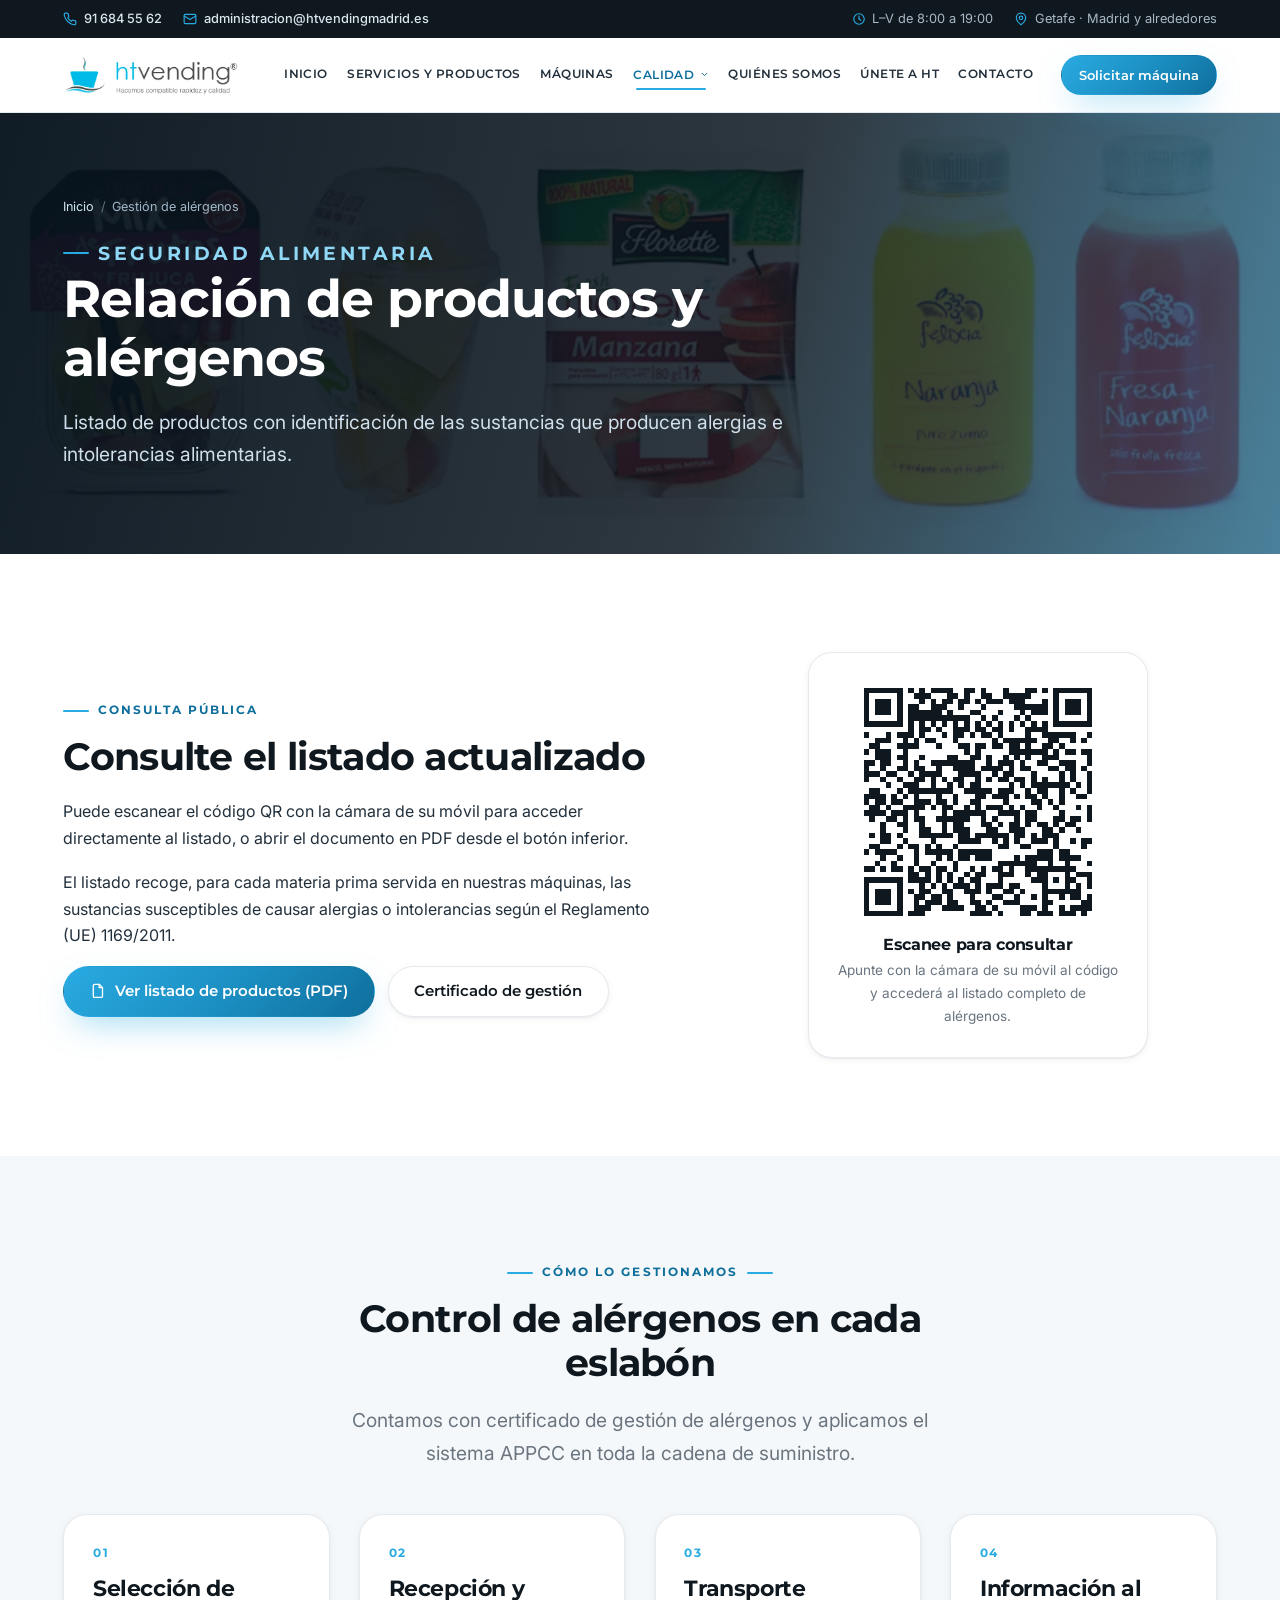
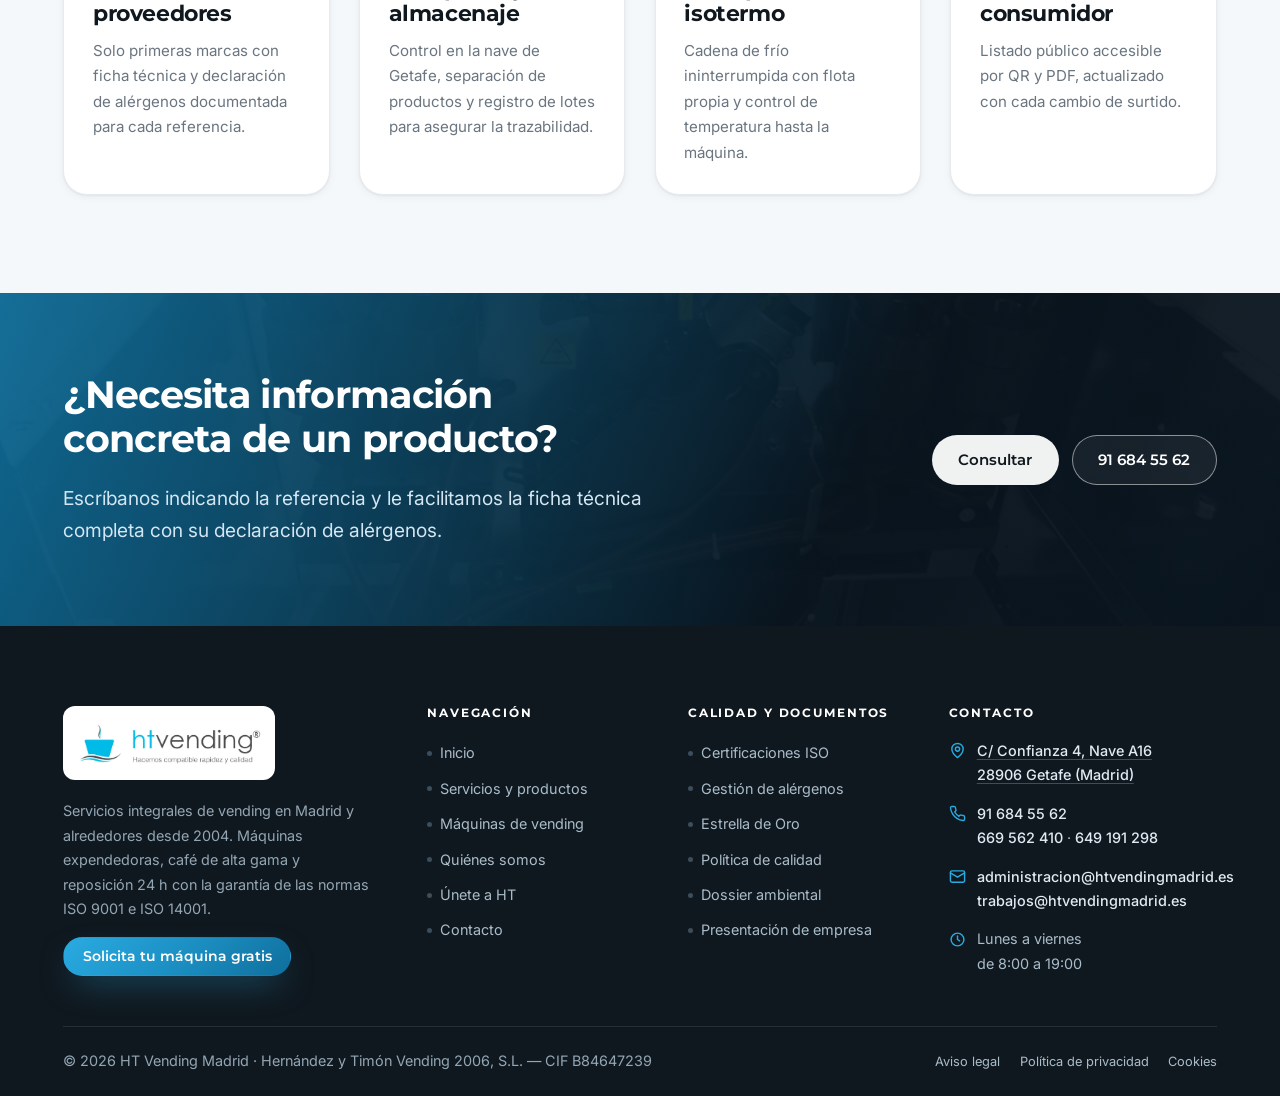
<file: alergenos.html>
<!DOCTYPE html>
<html lang="es">
<head>
<meta charset="utf-8">
<meta name="viewport" content="width=device-width, initial-scale=1, viewport-fit=cover">
<meta name="theme-color" content="#10181f">
<title>Gestión de alérgenos y listado de productos | HT Vending Madrid</title>
<meta name="description" content="Listado de productos de vending con identificación de sustancias que producen alergias e intolerancias alimentarias. Consulta por QR o en PDF.">
<link rel="canonical" href="https://htvendingmadrid.es/alergenos.html">
<meta name="robots" content="index, follow">
<meta name="author" content="HT Vending Madrid">
<meta name="geo.region" content="ES-MD">
<meta name="geo.placename" content="Getafe, Madrid">

<meta property="og:type" content="website">
<meta property="og:locale" content="es_ES">
<meta property="og:site_name" content="HT Vending Madrid">
<meta property="og:title" content="Gestión de alérgenos y listado de productos | HT Vending Madrid">
<meta property="og:description" content="Listado de productos de vending con identificación de sustancias que producen alergias e intolerancias alimentarias. Consulta por QR o en PDF.">
<meta property="og:url" content="https://htvendingmadrid.es/alergenos.html">
<meta property="og:image" content="https://htvendingmadrid.es/images/sld-4.jpg">
<meta name="twitter:card" content="summary_large_image">

<link rel="icon" href="assets/img/favicon.svg" type="image/svg+xml">
<link rel="apple-touch-icon" href="assets/img/favicon.svg">

<link rel="preconnect" href="https://fonts.googleapis.com">
<link rel="preconnect" href="https://fonts.gstatic.com" crossorigin>
<link rel="stylesheet" href="https://fonts.googleapis.com/css2?family=Inter:wght@400;500;600&family=Montserrat:wght@600;700&display=swap">
<link rel="stylesheet" href="assets/css/style.css">
<script src="assets/js/main.js" defer></script>

<!-- Consentimiento de cookies (Cookiebot) — heredado del sitio original -->
<script id="Cookiebot" src="https://consent.cookiebot.com/uc.js" data-cbid="958e787e-1ef2-4f35-aaab-72c7cfaec10d" data-blockingmode="auto" type="text/javascript"></script>
<!-- Google Tag Manager -->
<script>(function(w,d,s,l,i){w[l]=w[l]||[];w[l].push({'gtm.start':
new Date().getTime(),event:'gtm.js'});var f=d.getElementsByTagName(s)[0],
j=d.createElement(s),dl=l!='dataLayer'?'&l='+l:'';j.async=true;j.src=
'https://www.googletagmanager.com/gtm.js?id='+i+dl;f.parentNode.insertBefore(j,f);
})(window,document,'script','dataLayer','GTM-W7T6CT2');</script>
<!-- Fin Google Tag Manager -->
<noscript><style>.reveal{opacity:1;transform:none}.hero__slide{opacity:1}.hero__slide+.hero__slide{display:none}</style></noscript>
</head>
<body>
<!-- Google Tag Manager (noscript) -->
<noscript><iframe src="https://www.googletagmanager.com/ns.html?id=GTM-W7T6CT2" height="0" width="0" style="display:none;visibility:hidden" title="Google Tag Manager"></iframe></noscript>

<a class="skip" href="#main">Saltar al contenido</a>

<div class="topbar">
  <div class="wrap">
    <ul class="topbar__list">
      <li><svg viewBox="0 0 24 24" fill="none" stroke="currentColor" stroke-width="2" stroke-linecap="round" stroke-linejoin="round" aria-hidden="true"><path d="M22 16.92v3a2 2 0 0 1-2.18 2 19.79 19.79 0 0 1-8.63-3.07 19.5 19.5 0 0 1-6-6A19.79 19.79 0 0 1 2.09 4.18 2 2 0 0 1 4.08 2h3a2 2 0 0 1 2 1.72c.13.96.36 1.9.7 2.81a2 2 0 0 1-.45 2.11L8.09 9.91a16 16 0 0 0 6 6l1.27-1.27a2 2 0 0 1 2.11-.45c.9.34 1.85.57 2.81.7A2 2 0 0 1 22 16.92z"/></svg><a href="tel:+34916845562">91 684 55 62</a></li>
      <li><svg viewBox="0 0 24 24" fill="none" stroke="currentColor" stroke-width="2" stroke-linecap="round" stroke-linejoin="round" aria-hidden="true"><rect x="2" y="4" width="20" height="16" rx="2"/><path d="m22 7-10 6L2 7"/></svg><a href="mailto:administracion@htvendingmadrid.es">administracion@htvendingmadrid.es</a></li>
    </ul>
    <ul class="topbar__list topbar__list--sec">
      <li><svg viewBox="0 0 24 24" fill="none" stroke="currentColor" stroke-width="2" stroke-linecap="round" stroke-linejoin="round" aria-hidden="true"><circle cx="12" cy="12" r="9"/><path d="M12 7v5l3 2"/></svg>L–V de 8:00 a 19:00</li>
      <li><svg viewBox="0 0 24 24" fill="none" stroke="currentColor" stroke-width="2" stroke-linecap="round" stroke-linejoin="round" aria-hidden="true"><path d="M20 10c0 6-8 12-8 12s-8-6-8-12a8 8 0 0 1 16 0z"/><circle cx="12" cy="10" r="3"/></svg>Getafe · Madrid y alrededores</li>
    </ul>
  </div>
</div>

<header class="site-header">
  <div class="wrap">
    <a class="logo" href="index.html" aria-label="HT Vending Madrid, ir al inicio">
      <span class="logo__img" role="img" aria-label="HT Vending — Hacemos compatible rapidez y calidad"></span>
    </a>

    <button class="nav-toggle" type="button" aria-expanded="false" aria-controls="nav">
      <span class="nav-toggle__bars" aria-hidden="true"><span></span><span></span><span></span></span>
      Menú
    </button>

    <nav class="nav" id="nav" aria-label="Menú principal">
      <div class="nav__head">
        <span class="logo" style="width:170px"><span class="logo__img" role="img" aria-label="HT Vending"></span></span>
        <button class="nav__close" type="button" aria-label="Cerrar menú">
          <svg viewBox="0 0 24 24" fill="none" stroke="currentColor" stroke-width="2.2" stroke-linecap="round" aria-hidden="true"><path d="M18 6 6 18M6 6l12 12"/></svg>
        </button>
      </div>

      <ul class="nav__list">
        <li><a class="nav__link" href="index.html">Inicio</a></li>
        <li><a class="nav__link" href="servicios.html">Servicios y productos</a></li>
        <li><a class="nav__link" href="maquinas.html">Máquinas</a></li>
        <li class="has-sub">
          <button class="nav__link" type="button" aria-expanded="false">Calidad
            <svg class="chev" viewBox="0 0 24 24" fill="none" stroke="currentColor" stroke-width="2.6" stroke-linecap="round" stroke-linejoin="round" aria-hidden="true"><polyline points="6 9 12 15 18 9"/></svg>
          </button>
          <ul class="nav__sub">
            <li><a href="certificaciones.html"><svg viewBox="0 0 24 24" fill="none" stroke="currentColor" stroke-width="2" stroke-linecap="round" stroke-linejoin="round" aria-hidden="true"><circle cx="12" cy="9" r="6"/><path d="m8.2 14-1.7 7 5.5-3 5.5 3-1.7-7"/></svg>Certificaciones ISO</a></li>
            <li><a href="assets/docs/politica_calidad.pdf" target="_blank" rel="noopener"><svg viewBox="0 0 24 24" fill="none" stroke="currentColor" stroke-width="2" stroke-linecap="round" stroke-linejoin="round" aria-hidden="true"><path d="M14 2H7a2 2 0 0 0-2 2v16a2 2 0 0 0 2 2h10a2 2 0 0 0 2-2V7z"/><path d="M14 2v5h5"/></svg>Política de calidad (PDF)</a></li>
            <li><a href="assets/docs/dossier_ambiental.pdf" target="_blank" rel="noopener"><svg viewBox="0 0 24 24" fill="none" stroke="currentColor" stroke-width="2" stroke-linecap="round" stroke-linejoin="round" aria-hidden="true"><path d="M11 20A7 7 0 0 1 9.8 6.1C15.5 5 17 4.48 19 2c1 2 2 4.18 2 8 0 5.5-4.78 10-10 10z"/><path d="M2 21c0-3 1.85-5.36 5.08-6"/></svg>Dossier ambiental (PDF)</a></li>
            <li><a href="alergenos.html" aria-current="page"><svg viewBox="0 0 24 24" fill="none" stroke="currentColor" stroke-width="2" stroke-linecap="round" stroke-linejoin="round" aria-hidden="true"><path d="M12 2a10 10 0 1 0 10 10"/><path d="M12 8v4"/><path d="M12 16h.01"/></svg>Gestión de alérgenos</a></li>
            <li><a href="excelencia.html"><svg viewBox="0 0 24 24" fill="none" stroke="currentColor" stroke-width="2" stroke-linecap="round" stroke-linejoin="round" aria-hidden="true"><path d="m12 3 2.7 5.6 6.1.9-4.4 4.3 1 6.1-5.4-2.9-5.4 2.9 1-6.1L3.2 9.5l6.1-.9z"/></svg>Estrella de Oro a la Excelencia</a></li>
          </ul>
        </li>
        <li><a class="nav__link" href="empresa.html">Quiénes somos</a></li>
        <li><a class="nav__link" href="trabajo.html">Únete a HT</a></li>
        <li><a class="nav__link" href="contacto.html">Contacto</a></li>
      </ul>

      <div class="nav__cta">
        <a class="btn btn--primary btn--block" href="tel:+34669562410">
          <svg viewBox="0 0 24 24" fill="none" stroke="currentColor" stroke-width="2" stroke-linecap="round" stroke-linejoin="round" aria-hidden="true"><path d="M22 16.92v3a2 2 0 0 1-2.18 2 19.79 19.79 0 0 1-8.63-3.07 19.5 19.5 0 0 1-6-6A19.79 19.79 0 0 1 2.09 4.18 2 2 0 0 1 4.08 2h3a2 2 0 0 1 2 1.72c.13.96.36 1.9.7 2.81a2 2 0 0 1-.45 2.11L8.09 9.91a16 16 0 0 0 6 6l1.27-1.27a2 2 0 0 1 2.11-.45c.9.34 1.85.57 2.81.7A2 2 0 0 1 22 16.92z"/></svg>
          669 562 410
        </a>
        <a class="btn btn--ghost btn--block" href="contacto.html">Solicitar una máquina</a>
      </div>
    </nav>

    <div class="header-cta">
      <a class="btn btn--primary btn--sm" href="contacto.html">Solicitar máquina</a>
    </div>
  </div>
</header>
<div class="nav-scrim" aria-hidden="true"></div>

<main id="main">

<section class="page-hero">
  <div class="page-hero__bg" aria-hidden="true"><picture><source srcset="assets/img/banner_linea_saludable2.webp" type="image/webp"><img src="assets/img/banner_linea_saludable2.png" alt="" width="1000" height="600" fetchpriority="high" decoding="async"></picture></div>
  <div class="wrap">
    <ol class="crumbs"><li><a href="index.html">Inicio</a></li><li>Gestión de alérgenos</li></ol>
    <p class="eyebrow">Seguridad alimentaria</p>
    <h1>Relación de productos y alérgenos</h1>
    <p>Listado de productos con identificación de las sustancias que producen alergias e intolerancias alimentarias.</p>
  </div>
</section>

<section class="section">
  <div class="wrap">
    <div class="split split--wide-l">
      <div class="reveal">
        <p class="eyebrow">Consulta pública</p>
        <h2 class="sec-title">Consulte el listado actualizado</h2>
        <p>Puede escanear el código QR con la cámara de su móvil para acceder directamente al listado, o abrir el documento en PDF desde el botón inferior.</p>
        <p>El listado recoge, para cada materia prima servida en nuestras máquinas, las sustancias susceptibles de causar alergias o intolerancias según el Reglamento (UE) 1169/2011.</p>
        <div class="btn-row">
          <a class="btn btn--primary" href="https://gestion.accesousuario.com/ALERGENOS/materiasPrimas/fichaMateriasPrimas_12588.pdf" target="_blank" rel="noopener">
            <svg viewBox="0 0 24 24" fill="none" stroke="currentColor" stroke-width="2" stroke-linecap="round" stroke-linejoin="round" aria-hidden="true"><path d="M14 2H7a2 2 0 0 0-2 2v16a2 2 0 0 0 2 2h10a2 2 0 0 0 2-2V7z"/><path d="M14 2v5h5"/></svg>
            Ver listado de productos (PDF)
          </a>
          <a class="btn btn--ghost" href="assets/docs/gestion_alergenos.pdf" target="_blank" rel="noopener">Certificado de gestión</a>
        </div>
      </div>

      <div class="reveal" data-d="1">
        <div class="card center" style="max-width:340px;margin-inline:auto">
          <img src="assets/img/qr-alergenos.svg" alt="Código QR de acceso al listado de productos y alérgenos de HT Vending Madrid" width="260" height="260" style="width:100%;max-width:240px;margin:0 auto .9rem;border-radius:12px" loading="lazy" decoding="async">
          <h3 style="font-size:1rem;margin-bottom:.3em">Escanee para consultar</h3>
          <p style="font-size:.85rem;margin-bottom:0">Apunte con la cámara de su móvil al código y accederá al listado completo de alérgenos.</p>
        </div>
      </div>
    </div>
  </div>
</section>

<section class="section section--tint">
  <div class="wrap">
    <div class="sec-head center reveal">
      <p class="eyebrow">Cómo lo gestionamos</p>
      <h2 class="sec-title">Control de alérgenos en cada eslabón</h2>
      <p class="lead">Contamos con certificado de gestión de alérgenos y aplicamos el sistema APPCC en toda la cadena de suministro.</p>
    </div>
    <div class="cards cards--4">
      <article class="card reveal" data-d="1"><span class="card__num">01</span><h3>Selección de proveedores</h3><p>Solo primeras marcas con ficha técnica y declaración de alérgenos documentada para cada referencia.</p></article>
      <article class="card reveal" data-d="2"><span class="card__num">02</span><h3>Recepción y almacenaje</h3><p>Control en la nave de Getafe, separación de productos y registro de lotes para asegurar la trazabilidad.</p></article>
      <article class="card reveal" data-d="3"><span class="card__num">03</span><h3>Transporte isotermo</h3><p>Cadena de frío ininterrumpida con flota propia y control de temperatura hasta la máquina.</p></article>
      <article class="card reveal" data-d="4"><span class="card__num">04</span><h3>Información al consumidor</h3><p>Listado público accesible por QR y PDF, actualizado con cada cambio de surtido.</p></article>
    </div>
  </div>
</section>

<section class="cta-band">
  <div class="cta-band__bg" aria-hidden="true"><picture><source srcset="assets/img/sld-3.webp" type="image/webp"><img src="assets/img/sld-3.jpg" alt="" width="1000" height="675" loading="lazy" decoding="async"></picture></div>
  <div class="wrap">
    <div class="cta-band__inner">
      <div>
        <h2>¿Necesita información concreta de un producto?</h2>
        <p>Escríbanos indicando la referencia y le facilitamos la ficha técnica completa con su declaración de alérgenos.</p>
      </div>
      <div class="btn-row">
        <a class="btn btn--light" href="contacto.html">Consultar</a>
        <a class="btn btn--outline" href="tel:+34916845562">91 684 55 62</a>
      </div>
    </div>
  </div>
</section>
</main>

<footer class="site-footer">
  <div class="wrap">
    <div class="footer-grid">
      <div>
        <span class="logo footer-logo"><span class="logo__img" role="img" aria-label="HT Vending — Hacemos compatible rapidez y calidad"></span></span>
        <p>Servicios integrales de vending en Madrid y alrededores desde 2004. Máquinas expendedoras, café de alta gama y reposición 24 h con la garantía de las normas ISO 9001 e ISO 14001.</p>
        <p style="margin-bottom:0"><a class="btn btn--primary btn--sm" href="contacto.html">Solicita tu máquina gratis</a></p>
      </div>

      <div>
        <h4>Navegación</h4>
        <ul class="f-list">
          <li><a href="index.html">Inicio</a></li>
          <li><a href="servicios.html">Servicios y productos</a></li>
          <li><a href="maquinas.html">Máquinas de vending</a></li>
          <li><a href="empresa.html">Quiénes somos</a></li>
          <li><a href="trabajo.html">Únete a HT</a></li>
          <li><a href="contacto.html">Contacto</a></li>
        </ul>
      </div>

      <div>
        <h4>Calidad y documentos</h4>
        <ul class="f-list">
          <li><a href="certificaciones.html">Certificaciones ISO</a></li>
          <li><a href="alergenos.html">Gestión de alérgenos</a></li>
          <li><a href="excelencia.html">Estrella de Oro</a></li>
          <li><a href="assets/docs/politica_calidad.pdf" target="_blank" rel="noopener">Política de calidad</a></li>
          <li><a href="assets/docs/dossier_ambiental.pdf" target="_blank" rel="noopener">Dossier ambiental</a></li>
          <li><a href="assets/docs/presentacion-htvending.pdf" target="_blank" rel="noopener">Presentación de empresa</a></li>
        </ul>
      </div>

      <div>
        <h4>Contacto</h4>
        <ul class="f-contact">
          <li>
            <svg viewBox="0 0 24 24" fill="none" stroke="currentColor" stroke-width="2" stroke-linecap="round" stroke-linejoin="round" aria-hidden="true"><path d="M20 10c0 6-8 12-8 12s-8-6-8-12a8 8 0 0 1 16 0z"/><circle cx="12" cy="10" r="3"/></svg>
            <span><a href="https://www.google.com/maps/search/?api=1&amp;query=Calle%20Confianza%204%2C%2028906%20Getafe%2C%20Madrid" target="_blank" rel="noopener" aria-label="Ver la dirección de HT Vending Madrid en Google Maps">C/ Confianza 4, Nave A16<br>28906 Getafe (Madrid)</a></span>
          </li>
          <li>
            <svg viewBox="0 0 24 24" fill="none" stroke="currentColor" stroke-width="2" stroke-linecap="round" stroke-linejoin="round" aria-hidden="true"><path d="M22 16.92v3a2 2 0 0 1-2.18 2 19.79 19.79 0 0 1-8.63-3.07 19.5 19.5 0 0 1-6-6A19.79 19.79 0 0 1 2.09 4.18 2 2 0 0 1 4.08 2h3a2 2 0 0 1 2 1.72c.13.96.36 1.9.7 2.81a2 2 0 0 1-.45 2.11L8.09 9.91a16 16 0 0 0 6 6l1.27-1.27a2 2 0 0 1 2.11-.45c.9.34 1.85.57 2.81.7A2 2 0 0 1 22 16.92z"/></svg>
            <span><a href="tel:+34916845562">91 684 55 62</a><br><a href="tel:+34669562410">669 562 410</a> · <a href="tel:+34649191298">649 191 298</a></span>
          </li>
          <li>
            <svg viewBox="0 0 24 24" fill="none" stroke="currentColor" stroke-width="2" stroke-linecap="round" stroke-linejoin="round" aria-hidden="true"><rect x="2" y="4" width="20" height="16" rx="2"/><path d="m22 7-10 6L2 7"/></svg>
            <span><a href="mailto:administracion@htvendingmadrid.es">administracion@htvendingmadrid.es</a><br><a href="mailto:trabajos@htvendingmadrid.es">trabajos@htvendingmadrid.es</a></span>
          </li>
          <li>
            <svg viewBox="0 0 24 24" fill="none" stroke="currentColor" stroke-width="2" stroke-linecap="round" stroke-linejoin="round" aria-hidden="true"><circle cx="12" cy="12" r="9"/><path d="M12 7v5l3 2"/></svg>
            <span>Lunes a viernes<br>de 8:00 a 19:00</span>
          </li>
        </ul>
      </div>
    </div>

    <div class="footer-bottom">
      <p style="margin:0">© <span data-year>2026</span> HT Vending Madrid · Hernández y Timón Vending 2006, S.L. — CIF B84647239</p>
      <nav aria-label="Enlaces legales">
        <a href="legal.html">Aviso legal</a>
        <a href="privacidad.html">Política de privacidad</a>
        <a href="cookies.html">Cookies</a>
      </nav>
    </div>
  </div>
</footer>

<a class="call-fab" href="tel:+34669562410">
  <svg viewBox="0 0 24 24" fill="none" stroke="currentColor" stroke-width="2" stroke-linecap="round" stroke-linejoin="round" aria-hidden="true"><path d="M22 16.92v3a2 2 0 0 1-2.18 2 19.79 19.79 0 0 1-8.63-3.07 19.5 19.5 0 0 1-6-6A19.79 19.79 0 0 1 2.09 4.18 2 2 0 0 1 4.08 2h3a2 2 0 0 1 2 1.72c.13.96.36 1.9.7 2.81a2 2 0 0 1-.45 2.11L8.09 9.91a16 16 0 0 0 6 6l1.27-1.27a2 2 0 0 1 2.11-.45c.9.34 1.85.57 2.81.7A2 2 0 0 1 22 16.92z"/></svg>
  Llamar ahora
</a>

</body>
</html>
</file>
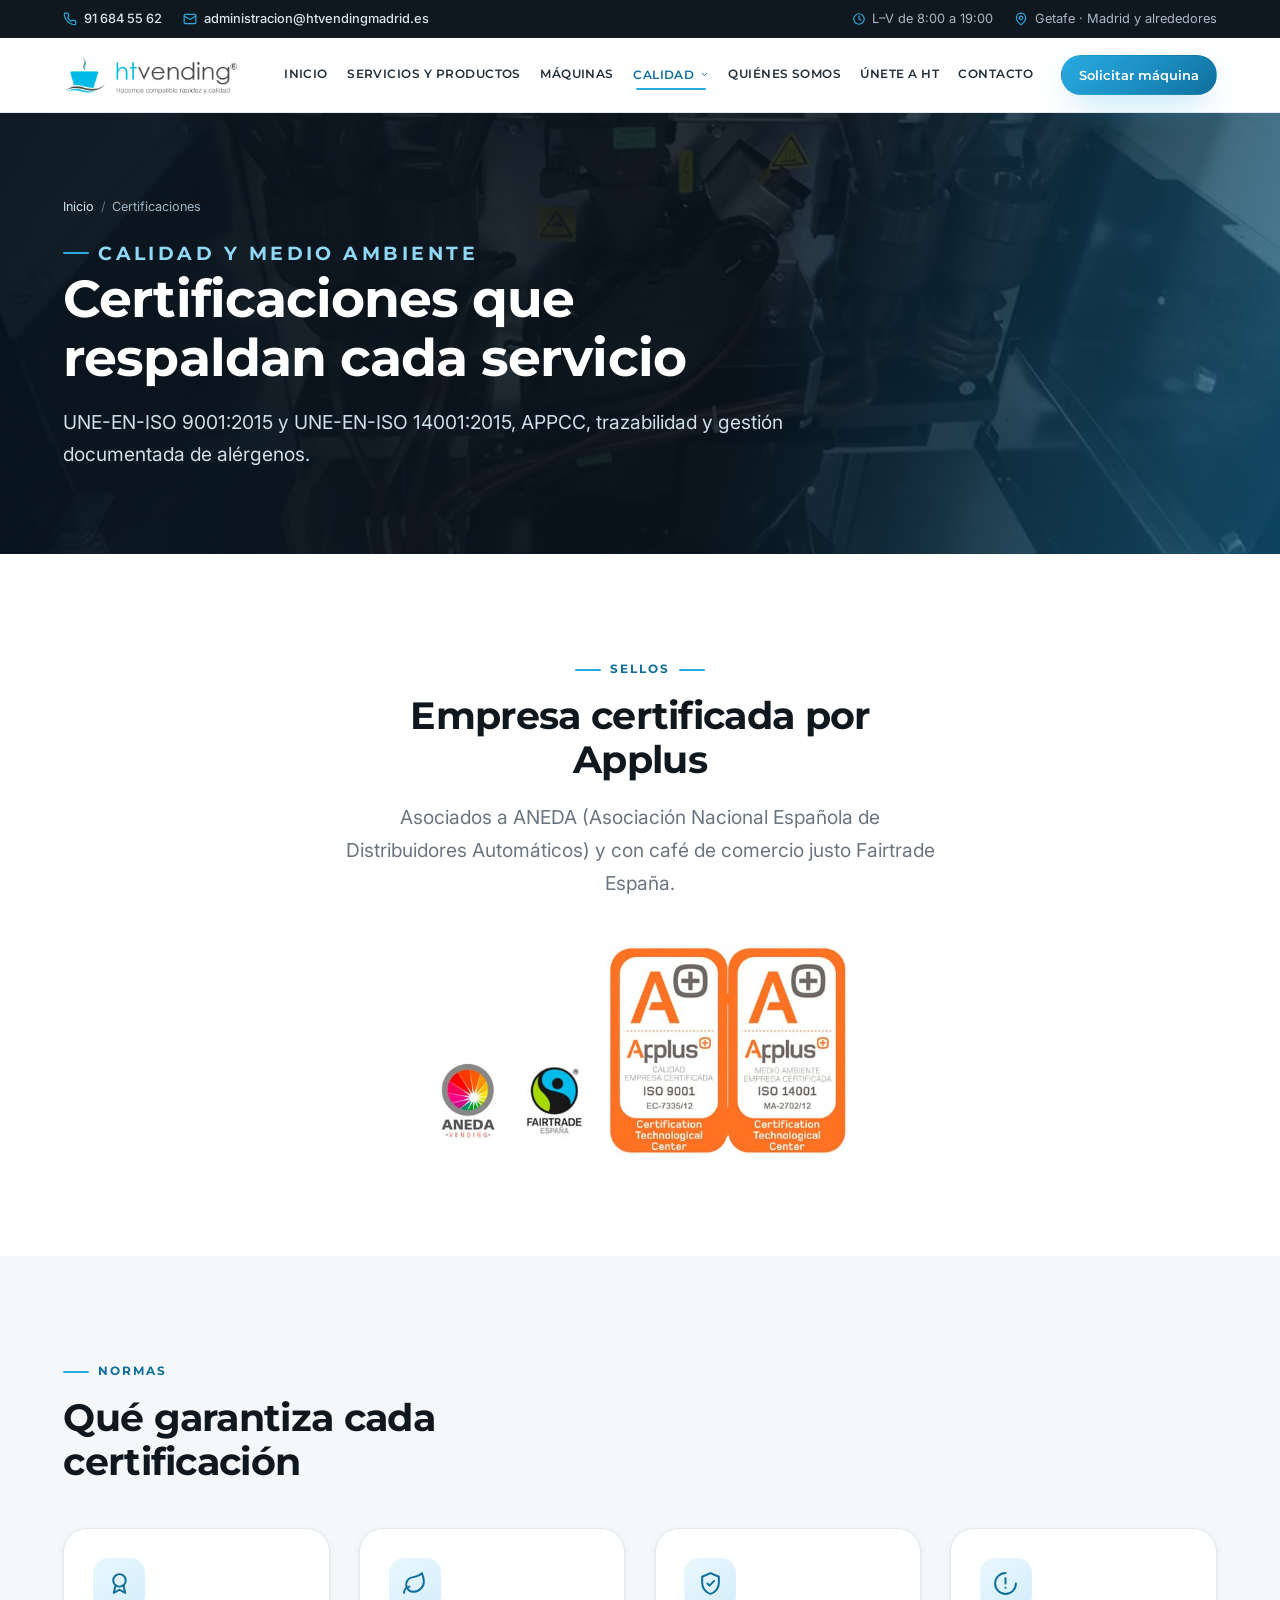
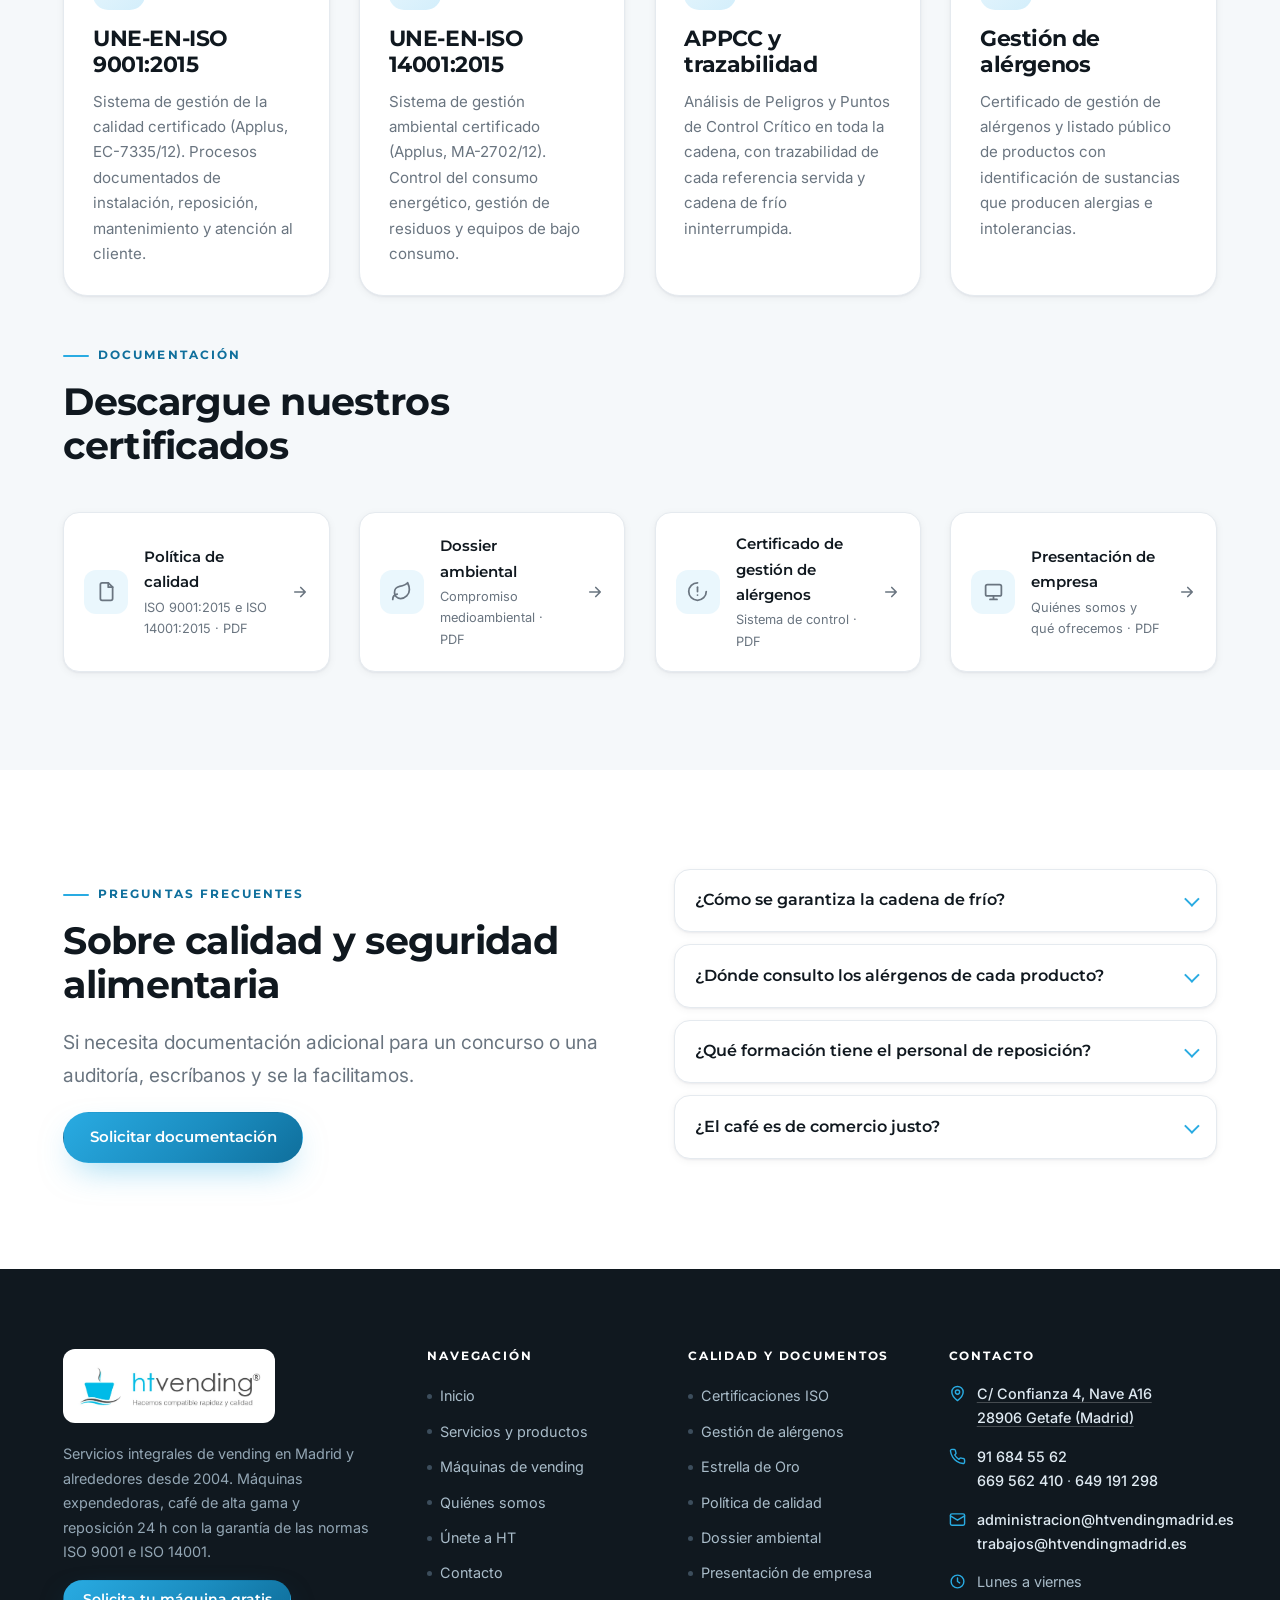
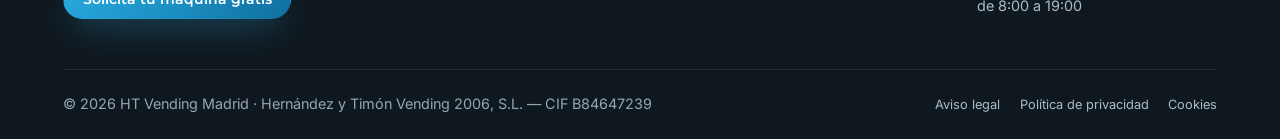
<file: certificaciones.html>
<!DOCTYPE html>
<html lang="es">
<head>
<meta charset="utf-8">
<meta name="viewport" content="width=device-width, initial-scale=1, viewport-fit=cover">
<meta name="theme-color" content="#10181f">
<title>Certificaciones ISO 9001 e ISO 14001 | HT Vending Madrid</title>
<meta name="description" content="Certificaciones UNE-EN-ISO 9001:2015 y 14001:2015, APPCC, trazabilidad y gestión de alérgenos. Descargue la política de calidad y el dossier ambiental.">
<link rel="canonical" href="https://htvendingmadrid.es/certificaciones.html">
<meta name="robots" content="index, follow">
<meta name="author" content="HT Vending Madrid">
<meta name="geo.region" content="ES-MD">
<meta name="geo.placename" content="Getafe, Madrid">

<meta property="og:type" content="website">
<meta property="og:locale" content="es_ES">
<meta property="og:site_name" content="HT Vending Madrid">
<meta property="og:title" content="Certificaciones ISO 9001 e ISO 14001 | HT Vending Madrid">
<meta property="og:description" content="Certificaciones UNE-EN-ISO 9001:2015 y 14001:2015, APPCC, trazabilidad y gestión de alérgenos. Descargue la política de calidad y el dossier ambiental.">
<meta property="og:url" content="https://htvendingmadrid.es/certificaciones.html">
<meta property="og:image" content="https://htvendingmadrid.es/images/sld-4.jpg">
<meta name="twitter:card" content="summary_large_image">

<link rel="icon" href="assets/img/favicon.svg" type="image/svg+xml">
<link rel="apple-touch-icon" href="assets/img/favicon.svg">

<link rel="preconnect" href="https://fonts.googleapis.com">
<link rel="preconnect" href="https://fonts.gstatic.com" crossorigin>
<link rel="stylesheet" href="https://fonts.googleapis.com/css2?family=Inter:wght@400;500;600&family=Montserrat:wght@600;700&display=swap">
<link rel="stylesheet" href="assets/css/style.css">
<script src="assets/js/main.js" defer></script>

<!-- Consentimiento de cookies (Cookiebot) — heredado del sitio original -->
<script id="Cookiebot" src="https://consent.cookiebot.com/uc.js" data-cbid="958e787e-1ef2-4f35-aaab-72c7cfaec10d" data-blockingmode="auto" type="text/javascript"></script>
<!-- Google Tag Manager -->
<script>(function(w,d,s,l,i){w[l]=w[l]||[];w[l].push({'gtm.start':
new Date().getTime(),event:'gtm.js'});var f=d.getElementsByTagName(s)[0],
j=d.createElement(s),dl=l!='dataLayer'?'&l='+l:'';j.async=true;j.src=
'https://www.googletagmanager.com/gtm.js?id='+i+dl;f.parentNode.insertBefore(j,f);
})(window,document,'script','dataLayer','GTM-W7T6CT2');</script>
<!-- Fin Google Tag Manager -->
<noscript><style>.reveal{opacity:1;transform:none}.hero__slide{opacity:1}.hero__slide+.hero__slide{display:none}</style></noscript>
</head>
<body>
<!-- Google Tag Manager (noscript) -->
<noscript><iframe src="https://www.googletagmanager.com/ns.html?id=GTM-W7T6CT2" height="0" width="0" style="display:none;visibility:hidden" title="Google Tag Manager"></iframe></noscript>

<a class="skip" href="#main">Saltar al contenido</a>

<div class="topbar">
  <div class="wrap">
    <ul class="topbar__list">
      <li><svg viewBox="0 0 24 24" fill="none" stroke="currentColor" stroke-width="2" stroke-linecap="round" stroke-linejoin="round" aria-hidden="true"><path d="M22 16.92v3a2 2 0 0 1-2.18 2 19.79 19.79 0 0 1-8.63-3.07 19.5 19.5 0 0 1-6-6A19.79 19.79 0 0 1 2.09 4.18 2 2 0 0 1 4.08 2h3a2 2 0 0 1 2 1.72c.13.96.36 1.9.7 2.81a2 2 0 0 1-.45 2.11L8.09 9.91a16 16 0 0 0 6 6l1.27-1.27a2 2 0 0 1 2.11-.45c.9.34 1.85.57 2.81.7A2 2 0 0 1 22 16.92z"/></svg><a href="tel:+34916845562">91 684 55 62</a></li>
      <li><svg viewBox="0 0 24 24" fill="none" stroke="currentColor" stroke-width="2" stroke-linecap="round" stroke-linejoin="round" aria-hidden="true"><rect x="2" y="4" width="20" height="16" rx="2"/><path d="m22 7-10 6L2 7"/></svg><a href="mailto:administracion@htvendingmadrid.es">administracion@htvendingmadrid.es</a></li>
    </ul>
    <ul class="topbar__list topbar__list--sec">
      <li><svg viewBox="0 0 24 24" fill="none" stroke="currentColor" stroke-width="2" stroke-linecap="round" stroke-linejoin="round" aria-hidden="true"><circle cx="12" cy="12" r="9"/><path d="M12 7v5l3 2"/></svg>L–V de 8:00 a 19:00</li>
      <li><svg viewBox="0 0 24 24" fill="none" stroke="currentColor" stroke-width="2" stroke-linecap="round" stroke-linejoin="round" aria-hidden="true"><path d="M20 10c0 6-8 12-8 12s-8-6-8-12a8 8 0 0 1 16 0z"/><circle cx="12" cy="10" r="3"/></svg>Getafe · Madrid y alrededores</li>
    </ul>
  </div>
</div>

<header class="site-header">
  <div class="wrap">
    <a class="logo" href="index.html" aria-label="HT Vending Madrid, ir al inicio">
      <span class="logo__img" role="img" aria-label="HT Vending — Hacemos compatible rapidez y calidad"></span>
    </a>

    <button class="nav-toggle" type="button" aria-expanded="false" aria-controls="nav">
      <span class="nav-toggle__bars" aria-hidden="true"><span></span><span></span><span></span></span>
      Menú
    </button>

    <nav class="nav" id="nav" aria-label="Menú principal">
      <div class="nav__head">
        <span class="logo" style="width:170px"><span class="logo__img" role="img" aria-label="HT Vending"></span></span>
        <button class="nav__close" type="button" aria-label="Cerrar menú">
          <svg viewBox="0 0 24 24" fill="none" stroke="currentColor" stroke-width="2.2" stroke-linecap="round" aria-hidden="true"><path d="M18 6 6 18M6 6l12 12"/></svg>
        </button>
      </div>

      <ul class="nav__list">
        <li><a class="nav__link" href="index.html">Inicio</a></li>
        <li><a class="nav__link" href="servicios.html">Servicios y productos</a></li>
        <li><a class="nav__link" href="maquinas.html">Máquinas</a></li>
        <li class="has-sub">
          <button class="nav__link" type="button" aria-expanded="false">Calidad
            <svg class="chev" viewBox="0 0 24 24" fill="none" stroke="currentColor" stroke-width="2.6" stroke-linecap="round" stroke-linejoin="round" aria-hidden="true"><polyline points="6 9 12 15 18 9"/></svg>
          </button>
          <ul class="nav__sub">
            <li><a href="certificaciones.html" aria-current="page"><svg viewBox="0 0 24 24" fill="none" stroke="currentColor" stroke-width="2" stroke-linecap="round" stroke-linejoin="round" aria-hidden="true"><circle cx="12" cy="9" r="6"/><path d="m8.2 14-1.7 7 5.5-3 5.5 3-1.7-7"/></svg>Certificaciones ISO</a></li>
            <li><a href="assets/docs/politica_calidad.pdf" target="_blank" rel="noopener"><svg viewBox="0 0 24 24" fill="none" stroke="currentColor" stroke-width="2" stroke-linecap="round" stroke-linejoin="round" aria-hidden="true"><path d="M14 2H7a2 2 0 0 0-2 2v16a2 2 0 0 0 2 2h10a2 2 0 0 0 2-2V7z"/><path d="M14 2v5h5"/></svg>Política de calidad (PDF)</a></li>
            <li><a href="assets/docs/dossier_ambiental.pdf" target="_blank" rel="noopener"><svg viewBox="0 0 24 24" fill="none" stroke="currentColor" stroke-width="2" stroke-linecap="round" stroke-linejoin="round" aria-hidden="true"><path d="M11 20A7 7 0 0 1 9.8 6.1C15.5 5 17 4.48 19 2c1 2 2 4.18 2 8 0 5.5-4.78 10-10 10z"/><path d="M2 21c0-3 1.85-5.36 5.08-6"/></svg>Dossier ambiental (PDF)</a></li>
            <li><a href="alergenos.html"><svg viewBox="0 0 24 24" fill="none" stroke="currentColor" stroke-width="2" stroke-linecap="round" stroke-linejoin="round" aria-hidden="true"><path d="M12 2a10 10 0 1 0 10 10"/><path d="M12 8v4"/><path d="M12 16h.01"/></svg>Gestión de alérgenos</a></li>
            <li><a href="excelencia.html"><svg viewBox="0 0 24 24" fill="none" stroke="currentColor" stroke-width="2" stroke-linecap="round" stroke-linejoin="round" aria-hidden="true"><path d="m12 3 2.7 5.6 6.1.9-4.4 4.3 1 6.1-5.4-2.9-5.4 2.9 1-6.1L3.2 9.5l6.1-.9z"/></svg>Estrella de Oro a la Excelencia</a></li>
          </ul>
        </li>
        <li><a class="nav__link" href="empresa.html">Quiénes somos</a></li>
        <li><a class="nav__link" href="trabajo.html">Únete a HT</a></li>
        <li><a class="nav__link" href="contacto.html">Contacto</a></li>
      </ul>

      <div class="nav__cta">
        <a class="btn btn--primary btn--block" href="tel:+34669562410">
          <svg viewBox="0 0 24 24" fill="none" stroke="currentColor" stroke-width="2" stroke-linecap="round" stroke-linejoin="round" aria-hidden="true"><path d="M22 16.92v3a2 2 0 0 1-2.18 2 19.79 19.79 0 0 1-8.63-3.07 19.5 19.5 0 0 1-6-6A19.79 19.79 0 0 1 2.09 4.18 2 2 0 0 1 4.08 2h3a2 2 0 0 1 2 1.72c.13.96.36 1.9.7 2.81a2 2 0 0 1-.45 2.11L8.09 9.91a16 16 0 0 0 6 6l1.27-1.27a2 2 0 0 1 2.11-.45c.9.34 1.85.57 2.81.7A2 2 0 0 1 22 16.92z"/></svg>
          669 562 410
        </a>
        <a class="btn btn--ghost btn--block" href="contacto.html">Solicitar una máquina</a>
      </div>
    </nav>

    <div class="header-cta">
      <a class="btn btn--primary btn--sm" href="contacto.html">Solicitar máquina</a>
    </div>
  </div>
</header>
<div class="nav-scrim" aria-hidden="true"></div>

<main id="main">

<section class="page-hero">
  <div class="page-hero__bg" aria-hidden="true"><picture><source srcset="assets/img/sld-3.webp" type="image/webp"><img src="assets/img/sld-3.jpg" alt="" width="1000" height="675" fetchpriority="high" decoding="async"></picture></div>
  <div class="wrap">
    <ol class="crumbs"><li><a href="index.html">Inicio</a></li><li>Certificaciones</li></ol>
    <p class="eyebrow">Calidad y medio ambiente</p>
    <h1>Certificaciones que respaldan cada servicio</h1>
    <p>UNE-EN-ISO 9001:2015 y UNE-EN-ISO 14001:2015, APPCC, trazabilidad y gestión documentada de alérgenos.</p>
  </div>
</section>

<section class="section">
  <div class="wrap">
    <div class="sec-head center reveal">
      <p class="eyebrow">Sellos</p>
      <h2 class="sec-title">Empresa certificada por Applus</h2>
      <p class="lead">Asociados a ANEDA (Asociación Nacional Española de Distribuidores Automáticos) y con café de comercio justo Fairtrade España.</p>
    </div>
    <div class="trust reveal" data-d="1">
      <span class="trust__badges" role="img" aria-label="Sellos ANEDA Vending, Fairtrade España, Applus ISO 9001 EC-7335/12 y Applus ISO 14001 MA-2702/12"></span>
    </div>
  </div>
</section>

<section class="section section--tint">
  <div class="wrap">
    <div class="sec-head reveal">
      <p class="eyebrow">Normas</p>
      <h2 class="sec-title">Qué garantiza cada certificación</h2>
    </div>

    <div class="cards" style="margin-bottom:2.6rem">
      <article class="card reveal" data-d="1">
        <div class="card__ico"><svg viewBox="0 0 24 24" fill="none" stroke="currentColor" stroke-width="1.9" stroke-linecap="round" stroke-linejoin="round" aria-hidden="true"><circle cx="12" cy="9" r="6"/><path d="m8.2 14-1.7 7 5.5-3 5.5 3-1.7-7"/></svg></div>
        <h3>UNE-EN-ISO 9001:2015</h3>
        <p>Sistema de gestión de la calidad certificado (Applus, EC-7335/12). Procesos documentados de instalación, reposición, mantenimiento y atención al cliente.</p>
      </article>
      <article class="card reveal" data-d="2">
        <div class="card__ico"><svg viewBox="0 0 24 24" fill="none" stroke="currentColor" stroke-width="1.9" stroke-linecap="round" stroke-linejoin="round" aria-hidden="true"><path d="M11 20A7 7 0 0 1 9.8 6.1C15.5 5 17 4.48 19 2c1 2 2 4.18 2 8 0 5.5-4.78 10-10 10z"/><path d="M2 21c0-3 1.85-5.36 5.08-6"/></svg></div>
        <h3>UNE-EN-ISO 14001:2015</h3>
        <p>Sistema de gestión ambiental certificado (Applus, MA-2702/12). Control del consumo energético, gestión de residuos y equipos de bajo consumo.</p>
      </article>
      <article class="card reveal" data-d="3">
        <div class="card__ico"><svg viewBox="0 0 24 24" fill="none" stroke="currentColor" stroke-width="1.9" stroke-linecap="round" stroke-linejoin="round" aria-hidden="true"><path d="M12 2 4 5.5v6c0 5 3.4 9.3 8 10.5 4.6-1.2 8-5.5 8-10.5v-6z"/><polyline points="9 12 11 14 15.5 9.5"/></svg></div>
        <h3>APPCC y trazabilidad</h3>
        <p>Análisis de Peligros y Puntos de Control Crítico en toda la cadena, con trazabilidad de cada referencia servida y cadena de frío ininterrumpida.</p>
      </article>
      <article class="card reveal" data-d="4">
        <div class="card__ico"><svg viewBox="0 0 24 24" fill="none" stroke="currentColor" stroke-width="1.9" stroke-linecap="round" stroke-linejoin="round" aria-hidden="true"><path d="M12 2a10 10 0 1 0 10 10"/><path d="M12 7v5"/><path d="M12 16h.01"/></svg></div>
        <h3>Gestión de alérgenos</h3>
        <p>Certificado de gestión de alérgenos y listado público de productos con identificación de sustancias que producen alergias e intolerancias.</p>
      </article>
    </div>

    <div class="sec-head reveal">
      <p class="eyebrow">Documentación</p>
      <h2 class="sec-title">Descargue nuestros certificados</h2>
    </div>

    <div class="cards reveal" data-d="1">
      <a class="doc" href="assets/docs/politica_calidad.pdf" target="_blank" rel="noopener">
        <span class="doc__ico"><svg viewBox="0 0 24 24" fill="none" stroke="currentColor" stroke-width="2" stroke-linecap="round" stroke-linejoin="round" aria-hidden="true"><path d="M14 2H7a2 2 0 0 0-2 2v16a2 2 0 0 0 2 2h10a2 2 0 0 0 2-2V7z"/><path d="M14 2v5h5"/></svg></span>
        <span><strong>Política de calidad</strong><span>ISO 9001:2015 e ISO 14001:2015 · PDF</span></span>
        <span class="doc__go"><svg viewBox="0 0 24 24" fill="none" stroke="currentColor" stroke-width="2.2" stroke-linecap="round" stroke-linejoin="round" aria-hidden="true"><path d="M5 12h14M13 6l6 6-6 6"/></svg></span>
      </a>

      <a class="doc" href="assets/docs/dossier_ambiental.pdf" target="_blank" rel="noopener">
        <span class="doc__ico"><svg viewBox="0 0 24 24" fill="none" stroke="currentColor" stroke-width="2" stroke-linecap="round" stroke-linejoin="round" aria-hidden="true"><path d="M11 20A7 7 0 0 1 9.8 6.1C15.5 5 17 4.48 19 2c1 2 2 4.18 2 8 0 5.5-4.78 10-10 10z"/><path d="M2 21c0-3 1.85-5.36 5.08-6"/></svg></span>
        <span><strong>Dossier ambiental</strong><span>Compromiso medioambiental · PDF</span></span>
        <span class="doc__go"><svg viewBox="0 0 24 24" fill="none" stroke="currentColor" stroke-width="2.2" stroke-linecap="round" stroke-linejoin="round" aria-hidden="true"><path d="M5 12h14M13 6l6 6-6 6"/></svg></span>
      </a>

      <a class="doc" href="assets/docs/gestion_alergenos.pdf" target="_blank" rel="noopener">
        <span class="doc__ico"><svg viewBox="0 0 24 24" fill="none" stroke="currentColor" stroke-width="2" stroke-linecap="round" stroke-linejoin="round" aria-hidden="true"><path d="M12 2a10 10 0 1 0 10 10"/><path d="M12 7v5"/><path d="M12 16h.01"/></svg></span>
        <span><strong>Certificado de gestión de alérgenos</strong><span>Sistema de control · PDF</span></span>
        <span class="doc__go"><svg viewBox="0 0 24 24" fill="none" stroke="currentColor" stroke-width="2.2" stroke-linecap="round" stroke-linejoin="round" aria-hidden="true"><path d="M5 12h14M13 6l6 6-6 6"/></svg></span>
      </a>

      <a class="doc" href="assets/docs/presentacion-htvending.pdf" target="_blank" rel="noopener">
        <span class="doc__ico"><svg viewBox="0 0 24 24" fill="none" stroke="currentColor" stroke-width="2" stroke-linecap="round" stroke-linejoin="round" aria-hidden="true"><rect x="3" y="4" width="18" height="13" rx="2"/><path d="M8 21h8M12 17v4"/></svg></span>
        <span><strong>Presentación de empresa</strong><span>Quiénes somos y qué ofrecemos · PDF</span></span>
        <span class="doc__go"><svg viewBox="0 0 24 24" fill="none" stroke="currentColor" stroke-width="2.2" stroke-linecap="round" stroke-linejoin="round" aria-hidden="true"><path d="M5 12h14M13 6l6 6-6 6"/></svg></span>
      </a>
    </div>
  </div>
</section>

<section class="section">
  <div class="wrap">
    <div class="split">
      <div class="reveal">
        <p class="eyebrow">Preguntas frecuentes</p>
        <h2 class="sec-title">Sobre calidad y seguridad alimentaria</h2>
        <p class="lead">Si necesita documentación adicional para un concurso o una auditoría, escríbanos y se la facilitamos.</p>
        <div class="btn-row"><a class="btn btn--primary" href="contacto.html">Solicitar documentación</a></div>
      </div>
      <div class="reveal" data-d="1">
        <details class="acc"><summary>¿Cómo se garantiza la cadena de frío?</summary><div class="acc__body"><p>Disponemos de flota propia de furgonetas isotermo. El producto viaja refrigerado desde nuestra nave de Getafe hasta la máquina, sin interrupciones, de modo que llega en óptimas condiciones para su consumo.</p></div></details>
        <details class="acc"><summary>¿Dónde consulto los alérgenos de cada producto?</summary><div class="acc__body"><p>Publicamos el listado completo de productos con identificación de sustancias que producen alergias e intolerancias alimentarias. Puede consultarlo en la página de <a href="alergenos.html">gestión de alérgenos</a>, escaneando el código QR o descargando el PDF.</p></div></details>
        <details class="acc"><summary>¿Qué formación tiene el personal de reposición?</summary><div class="acc__body"><p>Toda la plantilla está formada en Prevención de Riesgos Laborales y posee carnet de manipulador de alimentos, además de seguir un riguroso protocolo de limpieza y mantenimiento en cada visita.</p></div></details>
        <details class="acc"><summary>¿El café es de comercio justo?</summary><div class="acc__body"><p>Sí. Trabajamos cafés de la más alta gama, incluida la opción de comercio justo <strong>Fairtrade</strong>, y leche 100 % desnatada granulada.</p></div></details>
      </div>
    </div>
  </div>
</section>
</main>

<footer class="site-footer">
  <div class="wrap">
    <div class="footer-grid">
      <div>
        <span class="logo footer-logo"><span class="logo__img" role="img" aria-label="HT Vending — Hacemos compatible rapidez y calidad"></span></span>
        <p>Servicios integrales de vending en Madrid y alrededores desde 2004. Máquinas expendedoras, café de alta gama y reposición 24 h con la garantía de las normas ISO 9001 e ISO 14001.</p>
        <p style="margin-bottom:0"><a class="btn btn--primary btn--sm" href="contacto.html">Solicita tu máquina gratis</a></p>
      </div>

      <div>
        <h4>Navegación</h4>
        <ul class="f-list">
          <li><a href="index.html">Inicio</a></li>
          <li><a href="servicios.html">Servicios y productos</a></li>
          <li><a href="maquinas.html">Máquinas de vending</a></li>
          <li><a href="empresa.html">Quiénes somos</a></li>
          <li><a href="trabajo.html">Únete a HT</a></li>
          <li><a href="contacto.html">Contacto</a></li>
        </ul>
      </div>

      <div>
        <h4>Calidad y documentos</h4>
        <ul class="f-list">
          <li><a href="certificaciones.html">Certificaciones ISO</a></li>
          <li><a href="alergenos.html">Gestión de alérgenos</a></li>
          <li><a href="excelencia.html">Estrella de Oro</a></li>
          <li><a href="assets/docs/politica_calidad.pdf" target="_blank" rel="noopener">Política de calidad</a></li>
          <li><a href="assets/docs/dossier_ambiental.pdf" target="_blank" rel="noopener">Dossier ambiental</a></li>
          <li><a href="assets/docs/presentacion-htvending.pdf" target="_blank" rel="noopener">Presentación de empresa</a></li>
        </ul>
      </div>

      <div>
        <h4>Contacto</h4>
        <ul class="f-contact">
          <li>
            <svg viewBox="0 0 24 24" fill="none" stroke="currentColor" stroke-width="2" stroke-linecap="round" stroke-linejoin="round" aria-hidden="true"><path d="M20 10c0 6-8 12-8 12s-8-6-8-12a8 8 0 0 1 16 0z"/><circle cx="12" cy="10" r="3"/></svg>
            <span><a href="https://www.google.com/maps/search/?api=1&amp;query=Calle%20Confianza%204%2C%2028906%20Getafe%2C%20Madrid" target="_blank" rel="noopener" aria-label="Ver la dirección de HT Vending Madrid en Google Maps">C/ Confianza 4, Nave A16<br>28906 Getafe (Madrid)</a></span>
          </li>
          <li>
            <svg viewBox="0 0 24 24" fill="none" stroke="currentColor" stroke-width="2" stroke-linecap="round" stroke-linejoin="round" aria-hidden="true"><path d="M22 16.92v3a2 2 0 0 1-2.18 2 19.79 19.79 0 0 1-8.63-3.07 19.5 19.5 0 0 1-6-6A19.79 19.79 0 0 1 2.09 4.18 2 2 0 0 1 4.08 2h3a2 2 0 0 1 2 1.72c.13.96.36 1.9.7 2.81a2 2 0 0 1-.45 2.11L8.09 9.91a16 16 0 0 0 6 6l1.27-1.27a2 2 0 0 1 2.11-.45c.9.34 1.85.57 2.81.7A2 2 0 0 1 22 16.92z"/></svg>
            <span><a href="tel:+34916845562">91 684 55 62</a><br><a href="tel:+34669562410">669 562 410</a> · <a href="tel:+34649191298">649 191 298</a></span>
          </li>
          <li>
            <svg viewBox="0 0 24 24" fill="none" stroke="currentColor" stroke-width="2" stroke-linecap="round" stroke-linejoin="round" aria-hidden="true"><rect x="2" y="4" width="20" height="16" rx="2"/><path d="m22 7-10 6L2 7"/></svg>
            <span><a href="mailto:administracion@htvendingmadrid.es">administracion@htvendingmadrid.es</a><br><a href="mailto:trabajos@htvendingmadrid.es">trabajos@htvendingmadrid.es</a></span>
          </li>
          <li>
            <svg viewBox="0 0 24 24" fill="none" stroke="currentColor" stroke-width="2" stroke-linecap="round" stroke-linejoin="round" aria-hidden="true"><circle cx="12" cy="12" r="9"/><path d="M12 7v5l3 2"/></svg>
            <span>Lunes a viernes<br>de 8:00 a 19:00</span>
          </li>
        </ul>
      </div>
    </div>

    <div class="footer-bottom">
      <p style="margin:0">© <span data-year>2026</span> HT Vending Madrid · Hernández y Timón Vending 2006, S.L. — CIF B84647239</p>
      <nav aria-label="Enlaces legales">
        <a href="legal.html">Aviso legal</a>
        <a href="privacidad.html">Política de privacidad</a>
        <a href="cookies.html">Cookies</a>
      </nav>
    </div>
  </div>
</footer>

<a class="call-fab" href="tel:+34669562410">
  <svg viewBox="0 0 24 24" fill="none" stroke="currentColor" stroke-width="2" stroke-linecap="round" stroke-linejoin="round" aria-hidden="true"><path d="M22 16.92v3a2 2 0 0 1-2.18 2 19.79 19.79 0 0 1-8.63-3.07 19.5 19.5 0 0 1-6-6A19.79 19.79 0 0 1 2.09 4.18 2 2 0 0 1 4.08 2h3a2 2 0 0 1 2 1.72c.13.96.36 1.9.7 2.81a2 2 0 0 1-.45 2.11L8.09 9.91a16 16 0 0 0 6 6l1.27-1.27a2 2 0 0 1 2.11-.45c.9.34 1.85.57 2.81.7A2 2 0 0 1 22 16.92z"/></svg>
  Llamar ahora
</a>

</body>
</html>
</file>
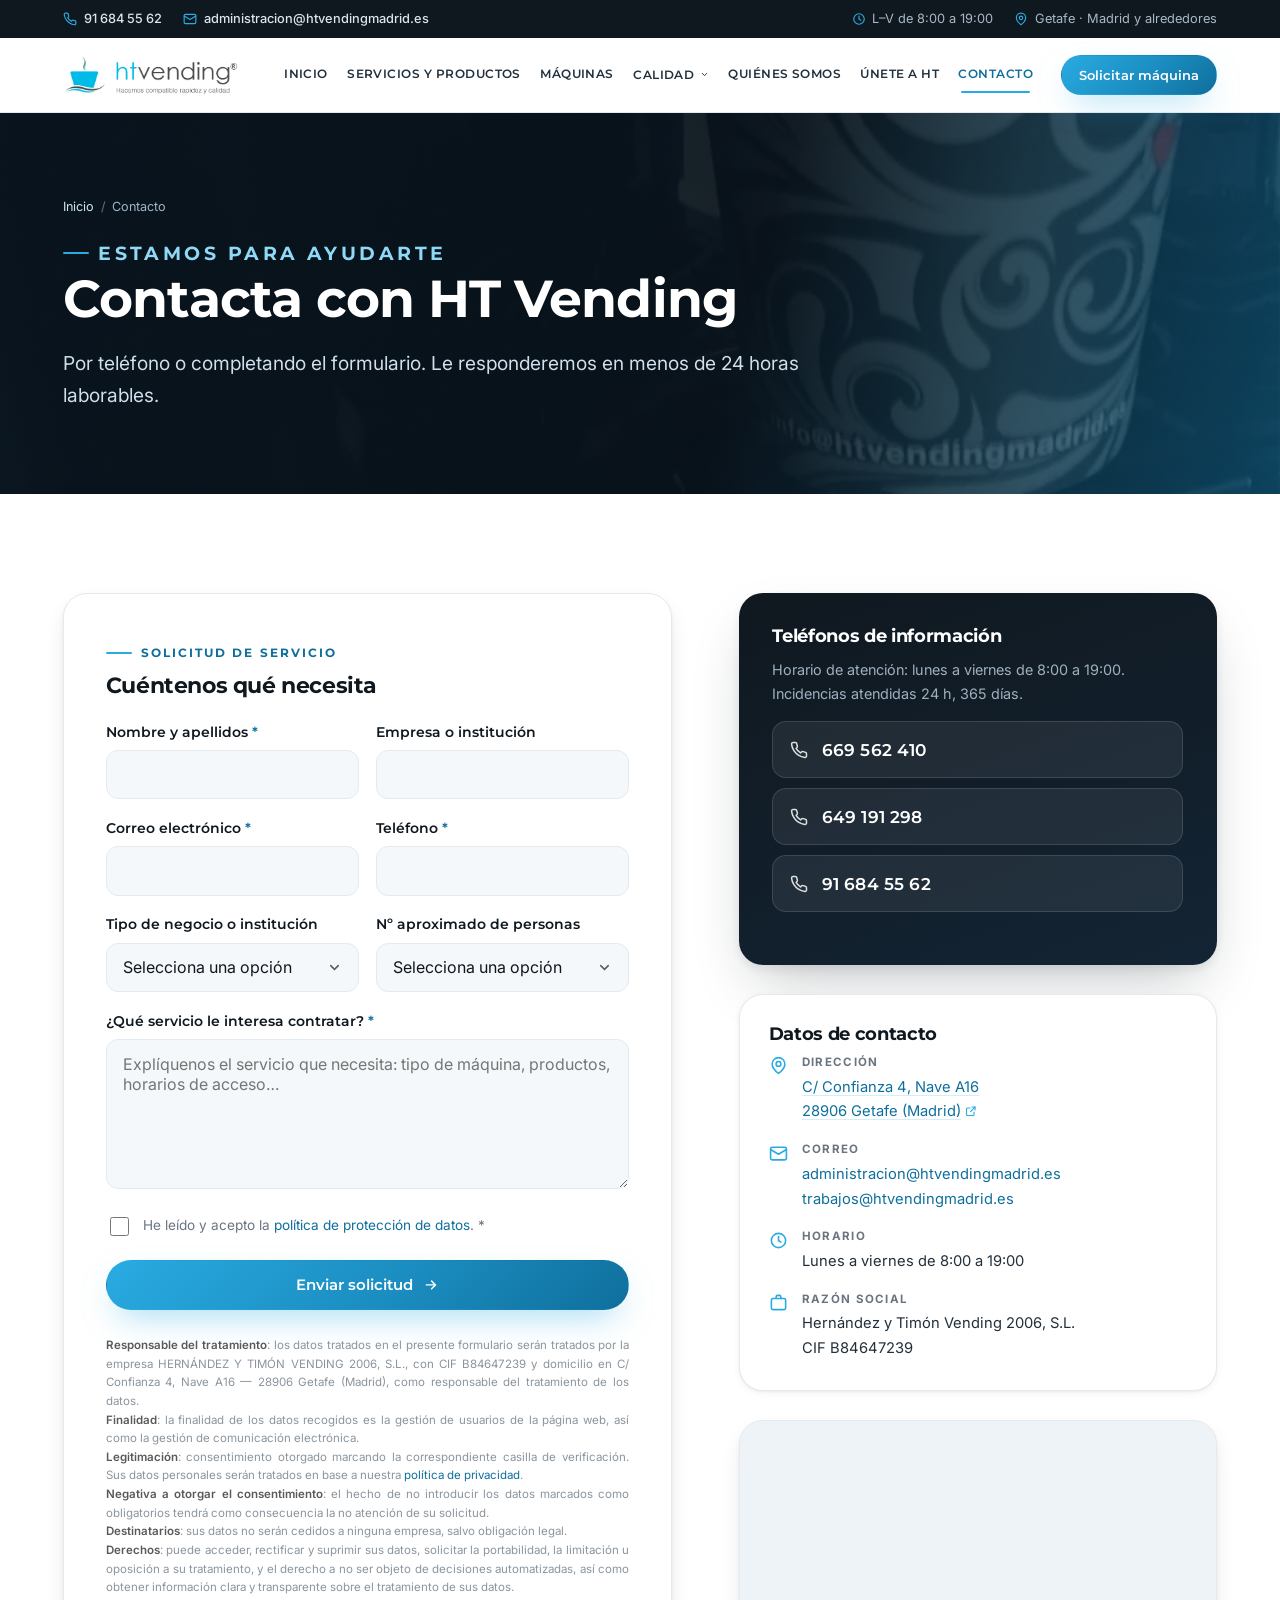
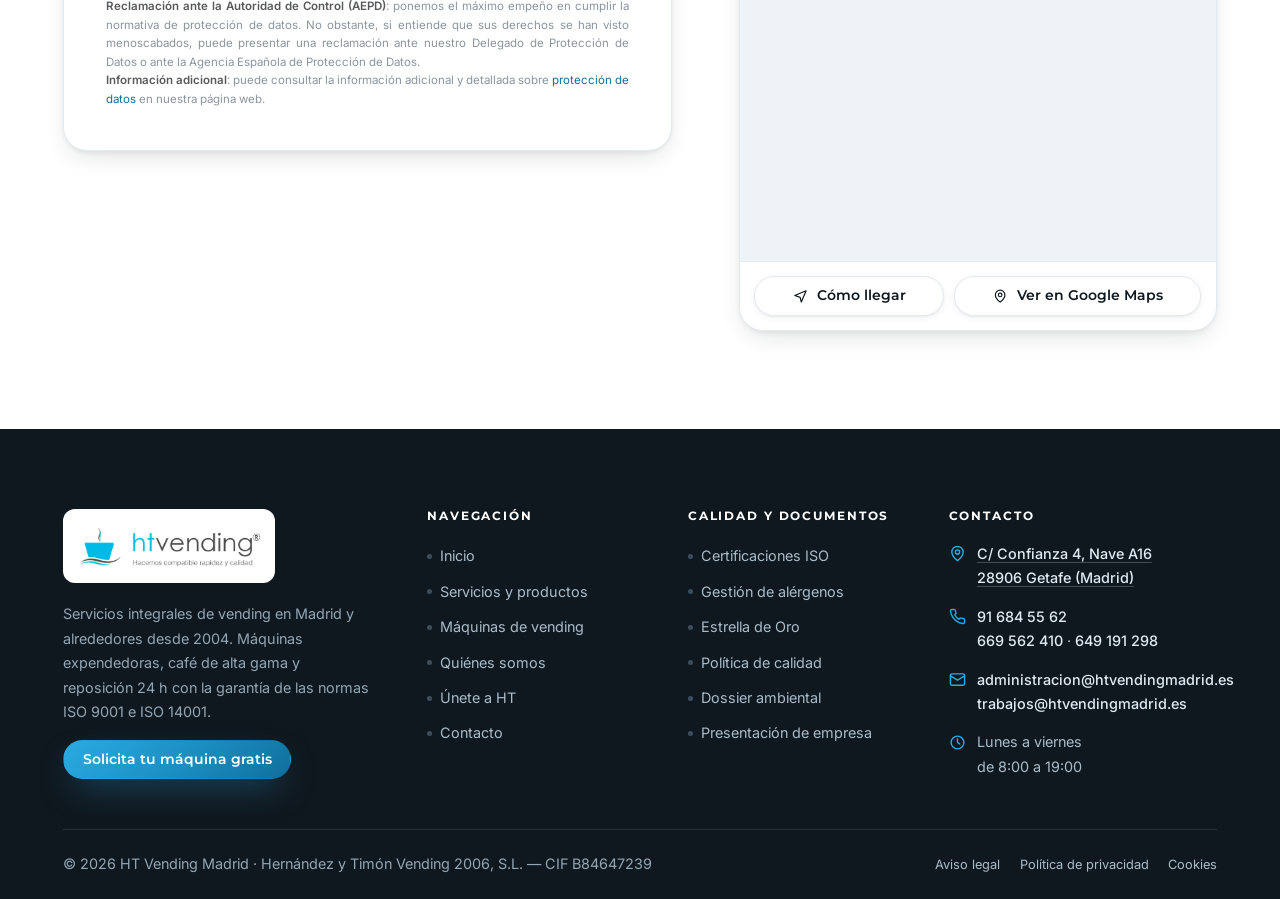
<file: contacto.html>
<!DOCTYPE html>
<html lang="es">
<head>
<meta charset="utf-8">
<meta name="viewport" content="width=device-width, initial-scale=1, viewport-fit=cover">
<meta name="theme-color" content="#10181f">
<title>Contacto | HT Vending Madrid</title>
<meta name="description" content="Solicita tu máquina de vending sin coste. Teléfonos 669 562 410 y 649 191 298, C/ Confianza 4, Getafe (Madrid). Horario de lunes a viernes de 8:00 a 19:00.">
<link rel="canonical" href="https://htvendingmadrid.es/contacto.html">
<meta name="robots" content="index, follow">
<meta name="author" content="HT Vending Madrid">
<meta name="geo.region" content="ES-MD">
<meta name="geo.placename" content="Getafe, Madrid">

<meta property="og:type" content="website">
<meta property="og:locale" content="es_ES">
<meta property="og:site_name" content="HT Vending Madrid">
<meta property="og:title" content="Contacto | HT Vending Madrid">
<meta property="og:description" content="Solicita tu máquina de vending sin coste. Teléfonos 669 562 410 y 649 191 298, C/ Confianza 4, Getafe (Madrid). Horario de lunes a viernes de 8:00 a 19:00.">
<meta property="og:url" content="https://htvendingmadrid.es/contacto.html">
<meta property="og:image" content="https://htvendingmadrid.es/images/sld-4.jpg">
<meta name="twitter:card" content="summary_large_image">

<link rel="icon" href="assets/img/favicon.svg" type="image/svg+xml">
<link rel="apple-touch-icon" href="assets/img/favicon.svg">

<link rel="preconnect" href="https://fonts.googleapis.com">
<link rel="preconnect" href="https://fonts.gstatic.com" crossorigin>
<link rel="stylesheet" href="https://fonts.googleapis.com/css2?family=Inter:wght@400;500;600&family=Montserrat:wght@600;700&display=swap">
<link rel="stylesheet" href="assets/css/style.css">
<script src="assets/js/main.js" defer></script>

<!-- Consentimiento de cookies (Cookiebot) — heredado del sitio original -->
<script id="Cookiebot" src="https://consent.cookiebot.com/uc.js" data-cbid="958e787e-1ef2-4f35-aaab-72c7cfaec10d" data-blockingmode="auto" type="text/javascript"></script>
<!-- Google Tag Manager -->
<script>(function(w,d,s,l,i){w[l]=w[l]||[];w[l].push({'gtm.start':
new Date().getTime(),event:'gtm.js'});var f=d.getElementsByTagName(s)[0],
j=d.createElement(s),dl=l!='dataLayer'?'&l='+l:'';j.async=true;j.src=
'https://www.googletagmanager.com/gtm.js?id='+i+dl;f.parentNode.insertBefore(j,f);
})(window,document,'script','dataLayer','GTM-W7T6CT2');</script>
<!-- Fin Google Tag Manager -->
<noscript><style>.reveal{opacity:1;transform:none}.hero__slide{opacity:1}.hero__slide+.hero__slide{display:none}</style></noscript>
</head>
<body>
<!-- Google Tag Manager (noscript) -->
<noscript><iframe src="https://www.googletagmanager.com/ns.html?id=GTM-W7T6CT2" height="0" width="0" style="display:none;visibility:hidden" title="Google Tag Manager"></iframe></noscript>

<a class="skip" href="#main">Saltar al contenido</a>

<div class="topbar">
  <div class="wrap">
    <ul class="topbar__list">
      <li><svg viewBox="0 0 24 24" fill="none" stroke="currentColor" stroke-width="2" stroke-linecap="round" stroke-linejoin="round" aria-hidden="true"><path d="M22 16.92v3a2 2 0 0 1-2.18 2 19.79 19.79 0 0 1-8.63-3.07 19.5 19.5 0 0 1-6-6A19.79 19.79 0 0 1 2.09 4.18 2 2 0 0 1 4.08 2h3a2 2 0 0 1 2 1.72c.13.96.36 1.9.7 2.81a2 2 0 0 1-.45 2.11L8.09 9.91a16 16 0 0 0 6 6l1.27-1.27a2 2 0 0 1 2.11-.45c.9.34 1.85.57 2.81.7A2 2 0 0 1 22 16.92z"/></svg><a href="tel:+34916845562">91 684 55 62</a></li>
      <li><svg viewBox="0 0 24 24" fill="none" stroke="currentColor" stroke-width="2" stroke-linecap="round" stroke-linejoin="round" aria-hidden="true"><rect x="2" y="4" width="20" height="16" rx="2"/><path d="m22 7-10 6L2 7"/></svg><a href="mailto:administracion@htvendingmadrid.es">administracion@htvendingmadrid.es</a></li>
    </ul>
    <ul class="topbar__list topbar__list--sec">
      <li><svg viewBox="0 0 24 24" fill="none" stroke="currentColor" stroke-width="2" stroke-linecap="round" stroke-linejoin="round" aria-hidden="true"><circle cx="12" cy="12" r="9"/><path d="M12 7v5l3 2"/></svg>L–V de 8:00 a 19:00</li>
      <li><svg viewBox="0 0 24 24" fill="none" stroke="currentColor" stroke-width="2" stroke-linecap="round" stroke-linejoin="round" aria-hidden="true"><path d="M20 10c0 6-8 12-8 12s-8-6-8-12a8 8 0 0 1 16 0z"/><circle cx="12" cy="10" r="3"/></svg>Getafe · Madrid y alrededores</li>
    </ul>
  </div>
</div>

<header class="site-header">
  <div class="wrap">
    <a class="logo" href="index.html" aria-label="HT Vending Madrid, ir al inicio">
      <span class="logo__img" role="img" aria-label="HT Vending — Hacemos compatible rapidez y calidad"></span>
    </a>

    <button class="nav-toggle" type="button" aria-expanded="false" aria-controls="nav">
      <span class="nav-toggle__bars" aria-hidden="true"><span></span><span></span><span></span></span>
      Menú
    </button>

    <nav class="nav" id="nav" aria-label="Menú principal">
      <div class="nav__head">
        <span class="logo" style="width:170px"><span class="logo__img" role="img" aria-label="HT Vending"></span></span>
        <button class="nav__close" type="button" aria-label="Cerrar menú">
          <svg viewBox="0 0 24 24" fill="none" stroke="currentColor" stroke-width="2.2" stroke-linecap="round" aria-hidden="true"><path d="M18 6 6 18M6 6l12 12"/></svg>
        </button>
      </div>

      <ul class="nav__list">
        <li><a class="nav__link" href="index.html">Inicio</a></li>
        <li><a class="nav__link" href="servicios.html">Servicios y productos</a></li>
        <li><a class="nav__link" href="maquinas.html">Máquinas</a></li>
        <li class="has-sub">
          <button class="nav__link" type="button" aria-expanded="false">Calidad
            <svg class="chev" viewBox="0 0 24 24" fill="none" stroke="currentColor" stroke-width="2.6" stroke-linecap="round" stroke-linejoin="round" aria-hidden="true"><polyline points="6 9 12 15 18 9"/></svg>
          </button>
          <ul class="nav__sub">
            <li><a href="certificaciones.html"><svg viewBox="0 0 24 24" fill="none" stroke="currentColor" stroke-width="2" stroke-linecap="round" stroke-linejoin="round" aria-hidden="true"><circle cx="12" cy="9" r="6"/><path d="m8.2 14-1.7 7 5.5-3 5.5 3-1.7-7"/></svg>Certificaciones ISO</a></li>
            <li><a href="assets/docs/politica_calidad.pdf" target="_blank" rel="noopener"><svg viewBox="0 0 24 24" fill="none" stroke="currentColor" stroke-width="2" stroke-linecap="round" stroke-linejoin="round" aria-hidden="true"><path d="M14 2H7a2 2 0 0 0-2 2v16a2 2 0 0 0 2 2h10a2 2 0 0 0 2-2V7z"/><path d="M14 2v5h5"/></svg>Política de calidad (PDF)</a></li>
            <li><a href="assets/docs/dossier_ambiental.pdf" target="_blank" rel="noopener"><svg viewBox="0 0 24 24" fill="none" stroke="currentColor" stroke-width="2" stroke-linecap="round" stroke-linejoin="round" aria-hidden="true"><path d="M11 20A7 7 0 0 1 9.8 6.1C15.5 5 17 4.48 19 2c1 2 2 4.18 2 8 0 5.5-4.78 10-10 10z"/><path d="M2 21c0-3 1.85-5.36 5.08-6"/></svg>Dossier ambiental (PDF)</a></li>
            <li><a href="alergenos.html"><svg viewBox="0 0 24 24" fill="none" stroke="currentColor" stroke-width="2" stroke-linecap="round" stroke-linejoin="round" aria-hidden="true"><path d="M12 2a10 10 0 1 0 10 10"/><path d="M12 8v4"/><path d="M12 16h.01"/></svg>Gestión de alérgenos</a></li>
            <li><a href="excelencia.html"><svg viewBox="0 0 24 24" fill="none" stroke="currentColor" stroke-width="2" stroke-linecap="round" stroke-linejoin="round" aria-hidden="true"><path d="m12 3 2.7 5.6 6.1.9-4.4 4.3 1 6.1-5.4-2.9-5.4 2.9 1-6.1L3.2 9.5l6.1-.9z"/></svg>Estrella de Oro a la Excelencia</a></li>
          </ul>
        </li>
        <li><a class="nav__link" href="empresa.html">Quiénes somos</a></li>
        <li><a class="nav__link" href="trabajo.html">Únete a HT</a></li>
        <li><a class="nav__link" href="contacto.html" aria-current="page">Contacto</a></li>
      </ul>

      <div class="nav__cta">
        <a class="btn btn--primary btn--block" href="tel:+34669562410">
          <svg viewBox="0 0 24 24" fill="none" stroke="currentColor" stroke-width="2" stroke-linecap="round" stroke-linejoin="round" aria-hidden="true"><path d="M22 16.92v3a2 2 0 0 1-2.18 2 19.79 19.79 0 0 1-8.63-3.07 19.5 19.5 0 0 1-6-6A19.79 19.79 0 0 1 2.09 4.18 2 2 0 0 1 4.08 2h3a2 2 0 0 1 2 1.72c.13.96.36 1.9.7 2.81a2 2 0 0 1-.45 2.11L8.09 9.91a16 16 0 0 0 6 6l1.27-1.27a2 2 0 0 1 2.11-.45c.9.34 1.85.57 2.81.7A2 2 0 0 1 22 16.92z"/></svg>
          669 562 410
        </a>
        <a class="btn btn--ghost btn--block" href="contacto.html">Solicitar una máquina</a>
      </div>
    </nav>

    <div class="header-cta">
      <a class="btn btn--primary btn--sm" href="contacto.html">Solicitar máquina</a>
    </div>
  </div>
</header>
<div class="nav-scrim" aria-hidden="true"></div>

<main id="main">

<section class="page-hero">
  <div class="page-hero__bg" aria-hidden="true"><picture><source srcset="assets/img/sld-1.webp" type="image/webp"><img src="assets/img/sld-1.jpg" alt="" width="1000" height="675" fetchpriority="high" decoding="async"></picture></div>
  <div class="wrap">
    <ol class="crumbs"><li><a href="index.html">Inicio</a></li><li>Contacto</li></ol>
    <p class="eyebrow">Estamos para ayudarte</p>
    <h1>Contacta con HT Vending</h1>
    <p>Por teléfono o completando el formulario. Le responderemos en menos de 24 horas laborables.</p>
  </div>
</section>

<section class="section">
  <div class="wrap">
    <div class="split split--wide-l" style="align-items:start">

      <div class="reveal">
        <form class="form-card" id="contact-form" method="post" action="php/contactform.php" novalidate>
          <p class="eyebrow" style="margin-bottom:.6rem">Solicitud de servicio</p>
          <h2 style="font-size:var(--f-h3);margin-bottom:1.4rem">Cuéntenos qué necesita</h2>

          <div class="form-msg" aria-live="polite"></div>

          <div class="field-row">
            <div class="field">
              <label for="name">Nombre y apellidos <span class="req">*</span></label>
              <input type="text" id="name" name="name" autocomplete="name" required>
              <span class="err">Indícanos tu nombre.</span>
            </div>
            <div class="field">
              <label for="company">Empresa o institución</label>
              <input type="text" id="company" name="company" autocomplete="organization">
            </div>
          </div>

          <div class="field-row">
            <div class="field">
              <label for="email">Correo electrónico <span class="req">*</span></label>
              <input type="email" id="email" name="email" autocomplete="email" required>
              <span class="err">Revisa el correo electrónico.</span>
            </div>
            <div class="field">
              <label for="phone">Teléfono <span class="req">*</span></label>
              <input type="tel" id="phone" name="phone" autocomplete="tel" inputmode="tel" required>
              <span class="err">Indica un teléfono de 9 dígitos.</span>
            </div>
          </div>

          <div class="field-row">
            <div class="field">
              <label for="tipo">Tipo de negocio o institución</label>
              <select id="tipo" name="tipo">
                <option value="">Selecciona una opción</option>
                <option>Empresa / oficina</option>
                <option>Industria o nave</option>
                <option>Hospital o centro sanitario</option>
                <option>Colegio o universidad</option>
                <option>Entidad pública</option>
                <option>Otro establecimiento</option>
              </select>
            </div>
            <div class="field">
              <label for="personas">Nº aproximado de personas</label>
              <select id="personas" name="personas">
                <option value="">Selecciona una opción</option>
                <option>Menos de 25</option>
                <option>25 – 50</option>
                <option>50 – 150</option>
                <option>150 – 500</option>
                <option>Más de 500</option>
              </select>
            </div>
          </div>

          <div class="field">
            <label for="message">¿Qué servicio le interesa contratar? <span class="req">*</span></label>
            <textarea id="message" name="message" required placeholder="Explíquenos el servicio que necesita: tipo de máquina, productos, horarios de acceso…"></textarea>
            <span class="err">Cuéntanos brevemente qué necesitas.</span>
          </div>

          <div class="hp" aria-hidden="true">
            <label for="website">No rellenar</label>
            <input type="text" id="website" name="website" tabindex="-1" autocomplete="off">
          </div>

          <div class="check">
            <input type="checkbox" id="lopd" name="lopd" value="lopd" required>
            <label for="lopd" style="font-family:inherit;font-weight:400;font-size:.85rem;margin:0">He leído y acepto la <a href="privacidad.html" target="_blank" rel="noopener">política de protección de datos</a>. <span class="req">*</span></label>
          </div>

          <button class="btn btn--primary btn--block" type="submit">
            Enviar solicitud
            <svg viewBox="0 0 24 24" fill="none" stroke="currentColor" stroke-width="2.2" stroke-linecap="round" stroke-linejoin="round" aria-hidden="true"><path d="M5 12h14M13 6l6 6-6 6"/></svg>
          </button>

          <p class="form-note">
            <b>Responsable del tratamiento</b>: los datos tratados en el presente formulario serán tratados por la empresa HERNÁNDEZ Y TIMÓN VENDING 2006, S.L., con CIF B84647239 y domicilio en C/ Confianza 4, Nave A16 — 28906 Getafe (Madrid), como responsable del tratamiento de los datos.<br>
            <b>Finalidad</b>: la finalidad de los datos recogidos es la gestión de usuarios de la página web, así como la gestión de comunicación electrónica.<br>
            <b>Legitimación</b>: consentimiento otorgado marcando la correspondiente casilla de verificación. Sus datos personales serán tratados en base a nuestra <a href="privacidad.html">política de privacidad</a>.<br>
            <b>Negativa a otorgar el consentimiento</b>: el hecho de no introducir los datos marcados como obligatorios tendrá como consecuencia la no atención de su solicitud.<br>
            <b>Destinatarios</b>: sus datos no serán cedidos a ninguna empresa, salvo obligación legal.<br>
            <b>Derechos</b>: puede acceder, rectificar y suprimir sus datos, solicitar la portabilidad, la limitación u oposición a su tratamiento, y el derecho a no ser objeto de decisiones automatizadas, así como obtener información clara y transparente sobre el tratamiento de sus datos.<br>
            <b>Reclamación ante la Autoridad de Control (AEPD)</b>: ponemos el máximo empeño en cumplir la normativa de protección de datos. No obstante, si entiende que sus derechos se han visto menoscabados, puede presentar una reclamación ante nuestro Delegado de Protección de Datos o ante la Agencia Española de Protección de Datos.<br>
            <b>Información adicional</b>: puede consultar la información adicional y detallada sobre <a href="privacidad.html">protección de datos</a> en nuestra página web.
          </p>
        </form>
      </div>

      <div class="reveal" data-d="1" style="display:grid;gap:var(--gap)">
        <div class="aside-card">
          <h3>Teléfonos de información</h3>
          <p>Horario de atención: lunes a viernes de 8:00 a 19:00. Incidencias atendidas 24 h, 365 días.</p>
          <ul class="phone-list">
            <li><a href="tel:+34669562410"><svg viewBox="0 0 24 24" fill="none" stroke="currentColor" stroke-width="2" stroke-linecap="round" stroke-linejoin="round" aria-hidden="true"><path d="M22 16.92v3a2 2 0 0 1-2.18 2 19.79 19.79 0 0 1-8.63-3.07 19.5 19.5 0 0 1-6-6A19.79 19.79 0 0 1 2.09 4.18 2 2 0 0 1 4.08 2h3a2 2 0 0 1 2 1.72c.13.96.36 1.9.7 2.81a2 2 0 0 1-.45 2.11L8.09 9.91a16 16 0 0 0 6 6l1.27-1.27a2 2 0 0 1 2.11-.45c.9.34 1.85.57 2.81.7A2 2 0 0 1 22 16.92z"/></svg>669 562 410</a></li>
            <li><a href="tel:+34649191298"><svg viewBox="0 0 24 24" fill="none" stroke="currentColor" stroke-width="2" stroke-linecap="round" stroke-linejoin="round" aria-hidden="true"><path d="M22 16.92v3a2 2 0 0 1-2.18 2 19.79 19.79 0 0 1-8.63-3.07 19.5 19.5 0 0 1-6-6A19.79 19.79 0 0 1 2.09 4.18 2 2 0 0 1 4.08 2h3a2 2 0 0 1 2 1.72c.13.96.36 1.9.7 2.81a2 2 0 0 1-.45 2.11L8.09 9.91a16 16 0 0 0 6 6l1.27-1.27a2 2 0 0 1 2.11-.45c.9.34 1.85.57 2.81.7A2 2 0 0 1 22 16.92z"/></svg>649 191 298</a></li>
            <li><a href="tel:+34916845562"><svg viewBox="0 0 24 24" fill="none" stroke="currentColor" stroke-width="2" stroke-linecap="round" stroke-linejoin="round" aria-hidden="true"><path d="M22 16.92v3a2 2 0 0 1-2.18 2 19.79 19.79 0 0 1-8.63-3.07 19.5 19.5 0 0 1-6-6A19.79 19.79 0 0 1 2.09 4.18 2 2 0 0 1 4.08 2h3a2 2 0 0 1 2 1.72c.13.96.36 1.9.7 2.81a2 2 0 0 1-.45 2.11L8.09 9.91a16 16 0 0 0 6 6l1.27-1.27a2 2 0 0 1 2.11-.45c.9.34 1.85.57 2.81.7A2 2 0 0 1 22 16.92z"/></svg>91 684 55 62</a></li>
          </ul>
        </div>

        <div class="card">
          <h3 style="font-size:1.1rem">Datos de contacto</h3>
          <ul class="info-list">
            <li>
              <svg viewBox="0 0 24 24" fill="none" stroke="currentColor" stroke-width="2" stroke-linecap="round" stroke-linejoin="round" aria-hidden="true"><path d="M20 10c0 6-8 12-8 12s-8-6-8-12a8 8 0 0 1 16 0z"/><circle cx="12" cy="10" r="3"/></svg>
              <span><strong>Dirección</strong><a class="link-map" href="https://www.google.com/maps/search/?api=1&amp;query=Calle%20Confianza%204%2C%2028906%20Getafe%2C%20Madrid" target="_blank" rel="noopener">C/ Confianza 4, Nave A16<br>28906 Getafe (Madrid)<svg viewBox="0 0 24 24" fill="none" stroke="currentColor" stroke-width="2.2" stroke-linecap="round" stroke-linejoin="round" aria-hidden="true"><path d="M14 4h6v6"/><path d="M20 4 11 13"/><path d="M18 14v5a2 2 0 0 1-2 2H5a2 2 0 0 1-2-2V8a2 2 0 0 1 2-2h5"/></svg><span class="visually-hidden">Abrir en Google Maps, se abre en una pestaña nueva</span></a></span>
            </li>
            <li>
              <svg viewBox="0 0 24 24" fill="none" stroke="currentColor" stroke-width="2" stroke-linecap="round" stroke-linejoin="round" aria-hidden="true"><rect x="2" y="4" width="20" height="16" rx="2"/><path d="m22 7-10 6L2 7"/></svg>
              <span><strong>Correo</strong><a href="mailto:administracion@htvendingmadrid.es">administracion@htvendingmadrid.es</a><br><a href="mailto:trabajos@htvendingmadrid.es">trabajos@htvendingmadrid.es</a></span>
            </li>
            <li>
              <svg viewBox="0 0 24 24" fill="none" stroke="currentColor" stroke-width="2" stroke-linecap="round" stroke-linejoin="round" aria-hidden="true"><circle cx="12" cy="12" r="9"/><path d="M12 7v5l3 2"/></svg>
              <span><strong>Horario</strong>Lunes a viernes de 8:00 a 19:00</span>
            </li>
            <li>
              <svg viewBox="0 0 24 24" fill="none" stroke="currentColor" stroke-width="2" stroke-linecap="round" stroke-linejoin="round" aria-hidden="true"><rect x="3" y="7" width="18" height="14" rx="2"/><path d="M9 7V5a2 2 0 0 1 2-2h2a2 2 0 0 1 2 2v2"/></svg>
              <span><strong>Razón social</strong>Hernández y Timón Vending 2006, S.L.<br>CIF B84647239</span>
            </li>
          </ul>
        </div>

        <div class="map">
          <iframe src="https://www.google.com/maps/embed?pb=!1m18!1m12!1m3!1d97348.86361189971!2d-3.747195837780932!3d40.31678428068065!2m3!1f0!2f0!3f0!3m2!1i1024!2i768!4f13.1!3m3!1m2!1s0xd42214411d1c1f9%3A0x376503829d15c8fc!2sHT+VENDING+EN+MADRID%2C+Maquinas+De+Resfrescos!5e0!3m2!1ses!2ses!4v1475747838804" title="Ubicación de HT Vending Madrid en Getafe" loading="lazy" referrerpolicy="no-referrer-when-downgrade" allowfullscreen></iframe>
          <div class="map__actions">
            <a class="btn btn--ghost btn--sm" href="https://www.google.com/maps/dir/?api=1&amp;destination=Calle%20Confianza%204%2C%2028906%20Getafe%2C%20Madrid" target="_blank" rel="noopener">
              <svg viewBox="0 0 24 24" fill="none" stroke="currentColor" stroke-width="2" stroke-linecap="round" stroke-linejoin="round" aria-hidden="true"><path d="m3 11 19-8-8 19-2-8z"/></svg>
              Cómo llegar
            </a>
            <a class="btn btn--ghost btn--sm" href="https://www.google.com/maps/search/?api=1&amp;query=Calle%20Confianza%204%2C%2028906%20Getafe%2C%20Madrid" target="_blank" rel="noopener">
              <svg viewBox="0 0 24 24" fill="none" stroke="currentColor" stroke-width="2" stroke-linecap="round" stroke-linejoin="round" aria-hidden="true"><path d="M20 10c0 6-8 12-8 12s-8-6-8-12a8 8 0 0 1 16 0z"/><circle cx="12" cy="10" r="3"/></svg>
              Ver en Google Maps
            </a>
          </div>
        </div>
      </div>

    </div>
  </div>
</section>
</main>

<footer class="site-footer">
  <div class="wrap">
    <div class="footer-grid">
      <div>
        <span class="logo footer-logo"><span class="logo__img" role="img" aria-label="HT Vending — Hacemos compatible rapidez y calidad"></span></span>
        <p>Servicios integrales de vending en Madrid y alrededores desde 2004. Máquinas expendedoras, café de alta gama y reposición 24 h con la garantía de las normas ISO 9001 e ISO 14001.</p>
        <p style="margin-bottom:0"><a class="btn btn--primary btn--sm" href="contacto.html">Solicita tu máquina gratis</a></p>
      </div>

      <div>
        <h4>Navegación</h4>
        <ul class="f-list">
          <li><a href="index.html">Inicio</a></li>
          <li><a href="servicios.html">Servicios y productos</a></li>
          <li><a href="maquinas.html">Máquinas de vending</a></li>
          <li><a href="empresa.html">Quiénes somos</a></li>
          <li><a href="trabajo.html">Únete a HT</a></li>
          <li><a href="contacto.html">Contacto</a></li>
        </ul>
      </div>

      <div>
        <h4>Calidad y documentos</h4>
        <ul class="f-list">
          <li><a href="certificaciones.html">Certificaciones ISO</a></li>
          <li><a href="alergenos.html">Gestión de alérgenos</a></li>
          <li><a href="excelencia.html">Estrella de Oro</a></li>
          <li><a href="assets/docs/politica_calidad.pdf" target="_blank" rel="noopener">Política de calidad</a></li>
          <li><a href="assets/docs/dossier_ambiental.pdf" target="_blank" rel="noopener">Dossier ambiental</a></li>
          <li><a href="assets/docs/presentacion-htvending.pdf" target="_blank" rel="noopener">Presentación de empresa</a></li>
        </ul>
      </div>

      <div>
        <h4>Contacto</h4>
        <ul class="f-contact">
          <li>
            <svg viewBox="0 0 24 24" fill="none" stroke="currentColor" stroke-width="2" stroke-linecap="round" stroke-linejoin="round" aria-hidden="true"><path d="M20 10c0 6-8 12-8 12s-8-6-8-12a8 8 0 0 1 16 0z"/><circle cx="12" cy="10" r="3"/></svg>
            <span><a href="https://www.google.com/maps/search/?api=1&amp;query=Calle%20Confianza%204%2C%2028906%20Getafe%2C%20Madrid" target="_blank" rel="noopener" aria-label="Ver la dirección de HT Vending Madrid en Google Maps">C/ Confianza 4, Nave A16<br>28906 Getafe (Madrid)</a></span>
          </li>
          <li>
            <svg viewBox="0 0 24 24" fill="none" stroke="currentColor" stroke-width="2" stroke-linecap="round" stroke-linejoin="round" aria-hidden="true"><path d="M22 16.92v3a2 2 0 0 1-2.18 2 19.79 19.79 0 0 1-8.63-3.07 19.5 19.5 0 0 1-6-6A19.79 19.79 0 0 1 2.09 4.18 2 2 0 0 1 4.08 2h3a2 2 0 0 1 2 1.72c.13.96.36 1.9.7 2.81a2 2 0 0 1-.45 2.11L8.09 9.91a16 16 0 0 0 6 6l1.27-1.27a2 2 0 0 1 2.11-.45c.9.34 1.85.57 2.81.7A2 2 0 0 1 22 16.92z"/></svg>
            <span><a href="tel:+34916845562">91 684 55 62</a><br><a href="tel:+34669562410">669 562 410</a> · <a href="tel:+34649191298">649 191 298</a></span>
          </li>
          <li>
            <svg viewBox="0 0 24 24" fill="none" stroke="currentColor" stroke-width="2" stroke-linecap="round" stroke-linejoin="round" aria-hidden="true"><rect x="2" y="4" width="20" height="16" rx="2"/><path d="m22 7-10 6L2 7"/></svg>
            <span><a href="mailto:administracion@htvendingmadrid.es">administracion@htvendingmadrid.es</a><br><a href="mailto:trabajos@htvendingmadrid.es">trabajos@htvendingmadrid.es</a></span>
          </li>
          <li>
            <svg viewBox="0 0 24 24" fill="none" stroke="currentColor" stroke-width="2" stroke-linecap="round" stroke-linejoin="round" aria-hidden="true"><circle cx="12" cy="12" r="9"/><path d="M12 7v5l3 2"/></svg>
            <span>Lunes a viernes<br>de 8:00 a 19:00</span>
          </li>
        </ul>
      </div>
    </div>

    <div class="footer-bottom">
      <p style="margin:0">© <span data-year>2026</span> HT Vending Madrid · Hernández y Timón Vending 2006, S.L. — CIF B84647239</p>
      <nav aria-label="Enlaces legales">
        <a href="legal.html">Aviso legal</a>
        <a href="privacidad.html">Política de privacidad</a>
        <a href="cookies.html">Cookies</a>
      </nav>
    </div>
  </div>
</footer>

<a class="call-fab" href="tel:+34669562410">
  <svg viewBox="0 0 24 24" fill="none" stroke="currentColor" stroke-width="2" stroke-linecap="round" stroke-linejoin="round" aria-hidden="true"><path d="M22 16.92v3a2 2 0 0 1-2.18 2 19.79 19.79 0 0 1-8.63-3.07 19.5 19.5 0 0 1-6-6A19.79 19.79 0 0 1 2.09 4.18 2 2 0 0 1 4.08 2h3a2 2 0 0 1 2 1.72c.13.96.36 1.9.7 2.81a2 2 0 0 1-.45 2.11L8.09 9.91a16 16 0 0 0 6 6l1.27-1.27a2 2 0 0 1 2.11-.45c.9.34 1.85.57 2.81.7A2 2 0 0 1 22 16.92z"/></svg>
  Llamar ahora
</a>

<script type="application/ld+json">
{
  "@context":"https://schema.org",
  "@type":"LocalBusiness",
  "name":"HT Vending Madrid",
  "legalName":"Hernández y Timón Vending 2006, S.L.",
  "url":"https://htvendingmadrid.es/",
  "image":"https://htvendingmadrid.es/images/header.jpg",
  "description":"Servicios integrales de vending en Madrid y alrededores: máquinas expendedoras, café de alta gama, reposición y mantenimiento sin coste.",
  "telephone":"+34916845562",
  "email":"administracion@htvendingmadrid.es",
  "foundingDate":"2004",
  "vatID":"B84647239",
  "address":{"@type":"PostalAddress","streetAddress":"C/ Confianza 4, Nave A16","addressLocality":"Getafe","addressRegion":"Madrid","postalCode":"28906","addressCountry":"ES"},
  "geo":{"@type":"GeoCoordinates","latitude":40.3167,"longitude":-3.7472},
  "areaServed":"Madrid",
  "openingHoursSpecification":[{"@type":"OpeningHoursSpecification","dayOfWeek":["Monday","Tuesday","Wednesday","Thursday","Friday"],"opens":"08:00","closes":"19:00"}]
}
</script>
</body>
</html>
</file>
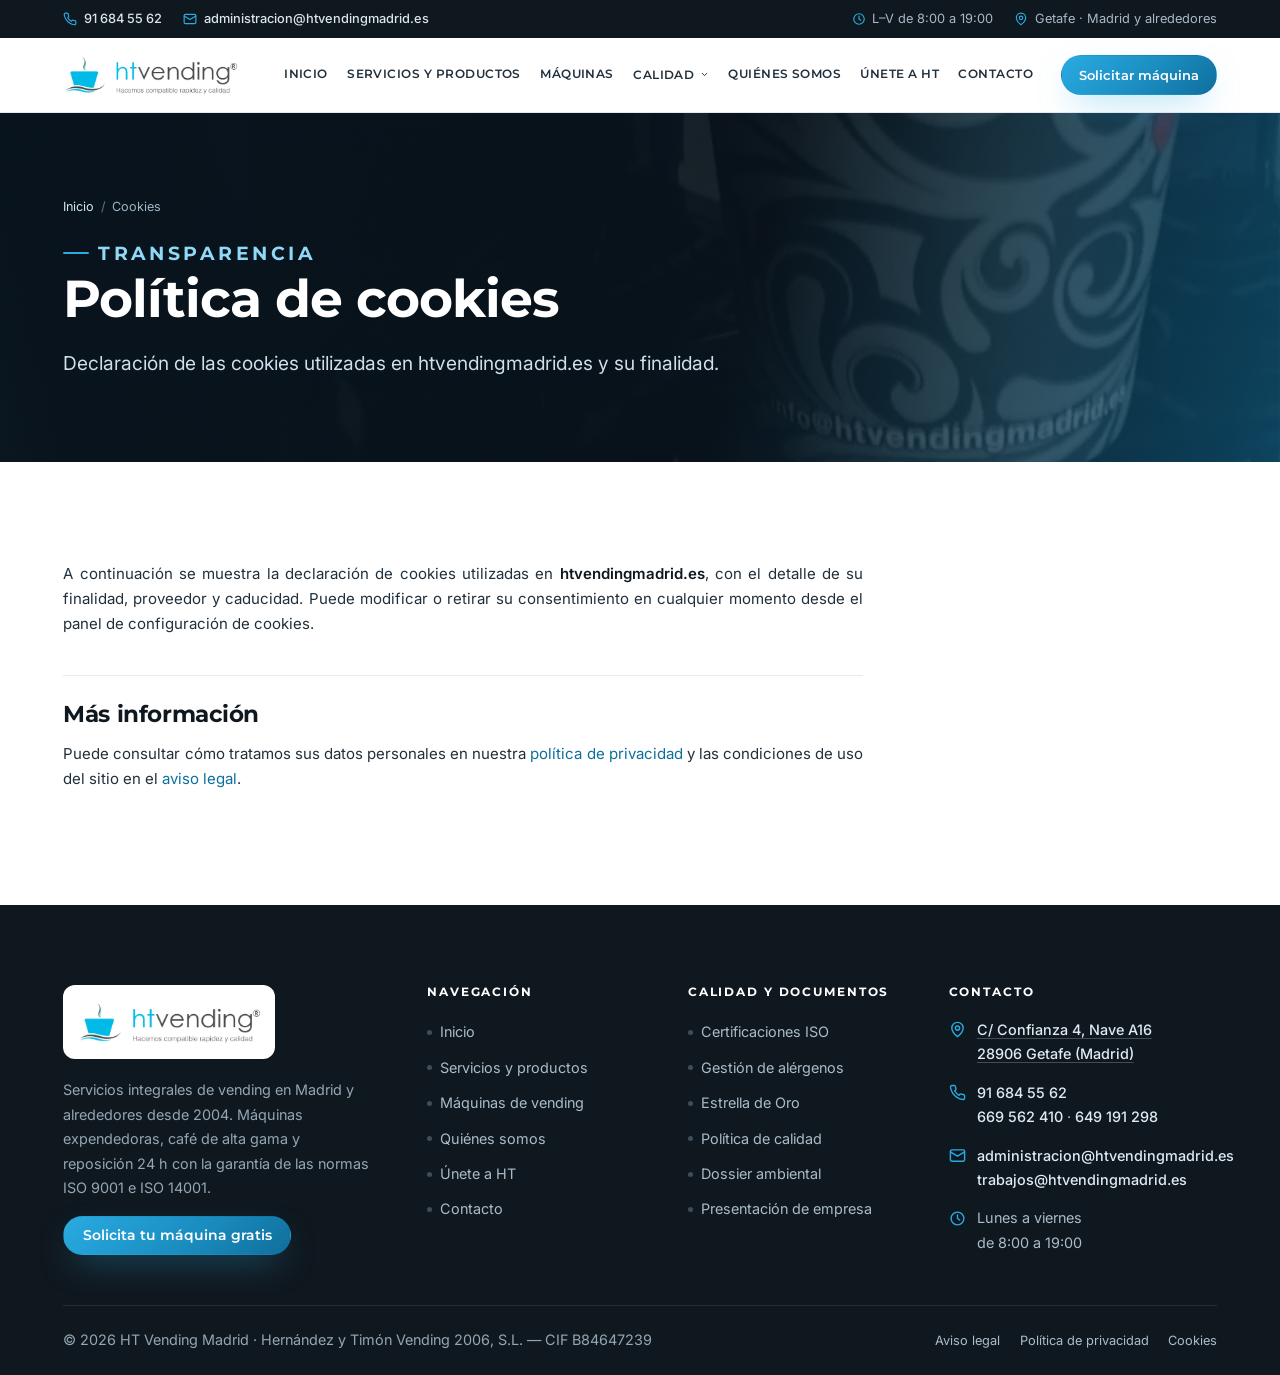
<file: cookies.html>
<!DOCTYPE html>
<html lang="es">
<head>
<meta charset="utf-8">
<meta name="viewport" content="width=device-width, initial-scale=1, viewport-fit=cover">
<meta name="theme-color" content="#10181f">
<title>Política de cookies | HT Vending Madrid</title>
<meta name="description" content="Declaración de cookies del sitio web de HT Vending Madrid, con el detalle de las cookies utilizadas y su finalidad.">
<link rel="canonical" href="https://htvendingmadrid.es/cookies.html">
<meta name="robots" content="index, follow">
<meta name="author" content="HT Vending Madrid">
<meta name="geo.region" content="ES-MD">
<meta name="geo.placename" content="Getafe, Madrid">

<meta property="og:type" content="website">
<meta property="og:locale" content="es_ES">
<meta property="og:site_name" content="HT Vending Madrid">
<meta property="og:title" content="Política de cookies | HT Vending Madrid">
<meta property="og:description" content="Declaración de cookies del sitio web de HT Vending Madrid, con el detalle de las cookies utilizadas y su finalidad.">
<meta property="og:url" content="https://htvendingmadrid.es/cookies.html">
<meta property="og:image" content="https://htvendingmadrid.es/images/sld-4.jpg">
<meta name="twitter:card" content="summary_large_image">

<link rel="icon" href="assets/img/favicon.svg" type="image/svg+xml">
<link rel="apple-touch-icon" href="assets/img/favicon.svg">

<link rel="preconnect" href="https://fonts.googleapis.com">
<link rel="preconnect" href="https://fonts.gstatic.com" crossorigin>
<link rel="stylesheet" href="https://fonts.googleapis.com/css2?family=Inter:wght@400;500;600&family=Montserrat:wght@600;700&display=swap">
<link rel="stylesheet" href="assets/css/style.css">
<script src="assets/js/main.js" defer></script>

<!-- Consentimiento de cookies (Cookiebot) — heredado del sitio original -->
<script id="Cookiebot" src="https://consent.cookiebot.com/uc.js" data-cbid="958e787e-1ef2-4f35-aaab-72c7cfaec10d" data-blockingmode="auto" type="text/javascript"></script>
<!-- Google Tag Manager -->
<script>(function(w,d,s,l,i){w[l]=w[l]||[];w[l].push({'gtm.start':
new Date().getTime(),event:'gtm.js'});var f=d.getElementsByTagName(s)[0],
j=d.createElement(s),dl=l!='dataLayer'?'&l='+l:'';j.async=true;j.src=
'https://www.googletagmanager.com/gtm.js?id='+i+dl;f.parentNode.insertBefore(j,f);
})(window,document,'script','dataLayer','GTM-W7T6CT2');</script>
<!-- Fin Google Tag Manager -->
<noscript><style>.reveal{opacity:1;transform:none}.hero__slide{opacity:1}.hero__slide+.hero__slide{display:none}</style></noscript>
</head>
<body>
<!-- Google Tag Manager (noscript) -->
<noscript><iframe src="https://www.googletagmanager.com/ns.html?id=GTM-W7T6CT2" height="0" width="0" style="display:none;visibility:hidden" title="Google Tag Manager"></iframe></noscript>

<a class="skip" href="#main">Saltar al contenido</a>

<div class="topbar">
  <div class="wrap">
    <ul class="topbar__list">
      <li><svg viewBox="0 0 24 24" fill="none" stroke="currentColor" stroke-width="2" stroke-linecap="round" stroke-linejoin="round" aria-hidden="true"><path d="M22 16.92v3a2 2 0 0 1-2.18 2 19.79 19.79 0 0 1-8.63-3.07 19.5 19.5 0 0 1-6-6A19.79 19.79 0 0 1 2.09 4.18 2 2 0 0 1 4.08 2h3a2 2 0 0 1 2 1.72c.13.96.36 1.9.7 2.81a2 2 0 0 1-.45 2.11L8.09 9.91a16 16 0 0 0 6 6l1.27-1.27a2 2 0 0 1 2.11-.45c.9.34 1.85.57 2.81.7A2 2 0 0 1 22 16.92z"/></svg><a href="tel:+34916845562">91 684 55 62</a></li>
      <li><svg viewBox="0 0 24 24" fill="none" stroke="currentColor" stroke-width="2" stroke-linecap="round" stroke-linejoin="round" aria-hidden="true"><rect x="2" y="4" width="20" height="16" rx="2"/><path d="m22 7-10 6L2 7"/></svg><a href="mailto:administracion@htvendingmadrid.es">administracion@htvendingmadrid.es</a></li>
    </ul>
    <ul class="topbar__list topbar__list--sec">
      <li><svg viewBox="0 0 24 24" fill="none" stroke="currentColor" stroke-width="2" stroke-linecap="round" stroke-linejoin="round" aria-hidden="true"><circle cx="12" cy="12" r="9"/><path d="M12 7v5l3 2"/></svg>L–V de 8:00 a 19:00</li>
      <li><svg viewBox="0 0 24 24" fill="none" stroke="currentColor" stroke-width="2" stroke-linecap="round" stroke-linejoin="round" aria-hidden="true"><path d="M20 10c0 6-8 12-8 12s-8-6-8-12a8 8 0 0 1 16 0z"/><circle cx="12" cy="10" r="3"/></svg>Getafe · Madrid y alrededores</li>
    </ul>
  </div>
</div>

<header class="site-header">
  <div class="wrap">
    <a class="logo" href="index.html" aria-label="HT Vending Madrid, ir al inicio">
      <span class="logo__img" role="img" aria-label="HT Vending — Hacemos compatible rapidez y calidad"></span>
    </a>

    <button class="nav-toggle" type="button" aria-expanded="false" aria-controls="nav">
      <span class="nav-toggle__bars" aria-hidden="true"><span></span><span></span><span></span></span>
      Menú
    </button>

    <nav class="nav" id="nav" aria-label="Menú principal">
      <div class="nav__head">
        <span class="logo" style="width:170px"><span class="logo__img" role="img" aria-label="HT Vending"></span></span>
        <button class="nav__close" type="button" aria-label="Cerrar menú">
          <svg viewBox="0 0 24 24" fill="none" stroke="currentColor" stroke-width="2.2" stroke-linecap="round" aria-hidden="true"><path d="M18 6 6 18M6 6l12 12"/></svg>
        </button>
      </div>

      <ul class="nav__list">
        <li><a class="nav__link" href="index.html">Inicio</a></li>
        <li><a class="nav__link" href="servicios.html">Servicios y productos</a></li>
        <li><a class="nav__link" href="maquinas.html">Máquinas</a></li>
        <li class="has-sub">
          <button class="nav__link" type="button" aria-expanded="false">Calidad
            <svg class="chev" viewBox="0 0 24 24" fill="none" stroke="currentColor" stroke-width="2.6" stroke-linecap="round" stroke-linejoin="round" aria-hidden="true"><polyline points="6 9 12 15 18 9"/></svg>
          </button>
          <ul class="nav__sub">
            <li><a href="certificaciones.html"><svg viewBox="0 0 24 24" fill="none" stroke="currentColor" stroke-width="2" stroke-linecap="round" stroke-linejoin="round" aria-hidden="true"><circle cx="12" cy="9" r="6"/><path d="m8.2 14-1.7 7 5.5-3 5.5 3-1.7-7"/></svg>Certificaciones ISO</a></li>
            <li><a href="assets/docs/politica_calidad.pdf" target="_blank" rel="noopener"><svg viewBox="0 0 24 24" fill="none" stroke="currentColor" stroke-width="2" stroke-linecap="round" stroke-linejoin="round" aria-hidden="true"><path d="M14 2H7a2 2 0 0 0-2 2v16a2 2 0 0 0 2 2h10a2 2 0 0 0 2-2V7z"/><path d="M14 2v5h5"/></svg>Política de calidad (PDF)</a></li>
            <li><a href="assets/docs/dossier_ambiental.pdf" target="_blank" rel="noopener"><svg viewBox="0 0 24 24" fill="none" stroke="currentColor" stroke-width="2" stroke-linecap="round" stroke-linejoin="round" aria-hidden="true"><path d="M11 20A7 7 0 0 1 9.8 6.1C15.5 5 17 4.48 19 2c1 2 2 4.18 2 8 0 5.5-4.78 10-10 10z"/><path d="M2 21c0-3 1.85-5.36 5.08-6"/></svg>Dossier ambiental (PDF)</a></li>
            <li><a href="alergenos.html"><svg viewBox="0 0 24 24" fill="none" stroke="currentColor" stroke-width="2" stroke-linecap="round" stroke-linejoin="round" aria-hidden="true"><path d="M12 2a10 10 0 1 0 10 10"/><path d="M12 8v4"/><path d="M12 16h.01"/></svg>Gestión de alérgenos</a></li>
            <li><a href="excelencia.html"><svg viewBox="0 0 24 24" fill="none" stroke="currentColor" stroke-width="2" stroke-linecap="round" stroke-linejoin="round" aria-hidden="true"><path d="m12 3 2.7 5.6 6.1.9-4.4 4.3 1 6.1-5.4-2.9-5.4 2.9 1-6.1L3.2 9.5l6.1-.9z"/></svg>Estrella de Oro a la Excelencia</a></li>
          </ul>
        </li>
        <li><a class="nav__link" href="empresa.html">Quiénes somos</a></li>
        <li><a class="nav__link" href="trabajo.html">Únete a HT</a></li>
        <li><a class="nav__link" href="contacto.html">Contacto</a></li>
      </ul>

      <div class="nav__cta">
        <a class="btn btn--primary btn--block" href="tel:+34669562410">
          <svg viewBox="0 0 24 24" fill="none" stroke="currentColor" stroke-width="2" stroke-linecap="round" stroke-linejoin="round" aria-hidden="true"><path d="M22 16.92v3a2 2 0 0 1-2.18 2 19.79 19.79 0 0 1-8.63-3.07 19.5 19.5 0 0 1-6-6A19.79 19.79 0 0 1 2.09 4.18 2 2 0 0 1 4.08 2h3a2 2 0 0 1 2 1.72c.13.96.36 1.9.7 2.81a2 2 0 0 1-.45 2.11L8.09 9.91a16 16 0 0 0 6 6l1.27-1.27a2 2 0 0 1 2.11-.45c.9.34 1.85.57 2.81.7A2 2 0 0 1 22 16.92z"/></svg>
          669 562 410
        </a>
        <a class="btn btn--ghost btn--block" href="contacto.html">Solicitar una máquina</a>
      </div>
    </nav>

    <div class="header-cta">
      <a class="btn btn--primary btn--sm" href="contacto.html">Solicitar máquina</a>
    </div>
  </div>
</header>
<div class="nav-scrim" aria-hidden="true"></div>

<main id="main">

<section class="page-hero">
  <div class="page-hero__bg" aria-hidden="true"><picture><source srcset="assets/img/sld-1.webp" type="image/webp"><img src="assets/img/sld-1.jpg" alt="" width="1000" height="600" fetchpriority="high" decoding="async"></picture></div>
  <div class="wrap">
    <ol class="crumbs"><li><a href="index.html">Inicio</a></li><li>Cookies</li></ol>
    <p class="eyebrow">Transparencia</p>
    <h1>Política de cookies</h1>
    <p>Declaración de las cookies utilizadas en htvendingmadrid.es y su finalidad.</p>
  </div>
</section>
<section class="section"><div class="wrap"><div class="legal reveal">
<p>A continuación se muestra la declaración de cookies utilizadas en <strong>htvendingmadrid.es</strong>, con el detalle de su finalidad, proveedor y caducidad. Puede modificar o retirar su consentimiento en cualquier momento desde el panel de configuración de cookies.</p>
<script id="CookieDeclaration" src="https://consent.cookiebot.com/958e787e-1ef2-4f35-aaab-72c7cfaec10d/cd.js" type="text/javascript" async></script>
<h2 id="mas-informacion">Más información</h2>
<p>Puede consultar cómo tratamos sus datos personales en nuestra <a href="privacidad.html">política de privacidad</a> y las condiciones de uso del sitio en el <a href="legal.html">aviso legal</a>.</p>
</div></div></section>
</main>

<footer class="site-footer">
  <div class="wrap">
    <div class="footer-grid">
      <div>
        <span class="logo footer-logo"><span class="logo__img" role="img" aria-label="HT Vending — Hacemos compatible rapidez y calidad"></span></span>
        <p>Servicios integrales de vending en Madrid y alrededores desde 2004. Máquinas expendedoras, café de alta gama y reposición 24 h con la garantía de las normas ISO 9001 e ISO 14001.</p>
        <p style="margin-bottom:0"><a class="btn btn--primary btn--sm" href="contacto.html">Solicita tu máquina gratis</a></p>
      </div>

      <div>
        <h4>Navegación</h4>
        <ul class="f-list">
          <li><a href="index.html">Inicio</a></li>
          <li><a href="servicios.html">Servicios y productos</a></li>
          <li><a href="maquinas.html">Máquinas de vending</a></li>
          <li><a href="empresa.html">Quiénes somos</a></li>
          <li><a href="trabajo.html">Únete a HT</a></li>
          <li><a href="contacto.html">Contacto</a></li>
        </ul>
      </div>

      <div>
        <h4>Calidad y documentos</h4>
        <ul class="f-list">
          <li><a href="certificaciones.html">Certificaciones ISO</a></li>
          <li><a href="alergenos.html">Gestión de alérgenos</a></li>
          <li><a href="excelencia.html">Estrella de Oro</a></li>
          <li><a href="assets/docs/politica_calidad.pdf" target="_blank" rel="noopener">Política de calidad</a></li>
          <li><a href="assets/docs/dossier_ambiental.pdf" target="_blank" rel="noopener">Dossier ambiental</a></li>
          <li><a href="assets/docs/presentacion-htvending.pdf" target="_blank" rel="noopener">Presentación de empresa</a></li>
        </ul>
      </div>

      <div>
        <h4>Contacto</h4>
        <ul class="f-contact">
          <li>
            <svg viewBox="0 0 24 24" fill="none" stroke="currentColor" stroke-width="2" stroke-linecap="round" stroke-linejoin="round" aria-hidden="true"><path d="M20 10c0 6-8 12-8 12s-8-6-8-12a8 8 0 0 1 16 0z"/><circle cx="12" cy="10" r="3"/></svg>
            <span><a href="https://www.google.com/maps/search/?api=1&amp;query=Calle%20Confianza%204%2C%2028906%20Getafe%2C%20Madrid" target="_blank" rel="noopener" aria-label="Ver la dirección de HT Vending Madrid en Google Maps">C/ Confianza 4, Nave A16<br>28906 Getafe (Madrid)</a></span>
          </li>
          <li>
            <svg viewBox="0 0 24 24" fill="none" stroke="currentColor" stroke-width="2" stroke-linecap="round" stroke-linejoin="round" aria-hidden="true"><path d="M22 16.92v3a2 2 0 0 1-2.18 2 19.79 19.79 0 0 1-8.63-3.07 19.5 19.5 0 0 1-6-6A19.79 19.79 0 0 1 2.09 4.18 2 2 0 0 1 4.08 2h3a2 2 0 0 1 2 1.72c.13.96.36 1.9.7 2.81a2 2 0 0 1-.45 2.11L8.09 9.91a16 16 0 0 0 6 6l1.27-1.27a2 2 0 0 1 2.11-.45c.9.34 1.85.57 2.81.7A2 2 0 0 1 22 16.92z"/></svg>
            <span><a href="tel:+34916845562">91 684 55 62</a><br><a href="tel:+34669562410">669 562 410</a> · <a href="tel:+34649191298">649 191 298</a></span>
          </li>
          <li>
            <svg viewBox="0 0 24 24" fill="none" stroke="currentColor" stroke-width="2" stroke-linecap="round" stroke-linejoin="round" aria-hidden="true"><rect x="2" y="4" width="20" height="16" rx="2"/><path d="m22 7-10 6L2 7"/></svg>
            <span><a href="mailto:administracion@htvendingmadrid.es">administracion@htvendingmadrid.es</a><br><a href="mailto:trabajos@htvendingmadrid.es">trabajos@htvendingmadrid.es</a></span>
          </li>
          <li>
            <svg viewBox="0 0 24 24" fill="none" stroke="currentColor" stroke-width="2" stroke-linecap="round" stroke-linejoin="round" aria-hidden="true"><circle cx="12" cy="12" r="9"/><path d="M12 7v5l3 2"/></svg>
            <span>Lunes a viernes<br>de 8:00 a 19:00</span>
          </li>
        </ul>
      </div>
    </div>

    <div class="footer-bottom">
      <p style="margin:0">© <span data-year>2026</span> HT Vending Madrid · Hernández y Timón Vending 2006, S.L. — CIF B84647239</p>
      <nav aria-label="Enlaces legales">
        <a href="legal.html">Aviso legal</a>
        <a href="privacidad.html">Política de privacidad</a>
        <a href="cookies.html">Cookies</a>
      </nav>
    </div>
  </div>
</footer>

<a class="call-fab" href="tel:+34669562410">
  <svg viewBox="0 0 24 24" fill="none" stroke="currentColor" stroke-width="2" stroke-linecap="round" stroke-linejoin="round" aria-hidden="true"><path d="M22 16.92v3a2 2 0 0 1-2.18 2 19.79 19.79 0 0 1-8.63-3.07 19.5 19.5 0 0 1-6-6A19.79 19.79 0 0 1 2.09 4.18 2 2 0 0 1 4.08 2h3a2 2 0 0 1 2 1.72c.13.96.36 1.9.7 2.81a2 2 0 0 1-.45 2.11L8.09 9.91a16 16 0 0 0 6 6l1.27-1.27a2 2 0 0 1 2.11-.45c.9.34 1.85.57 2.81.7A2 2 0 0 1 22 16.92z"/></svg>
  Llamar ahora
</a>

</body>
</html>
</file>
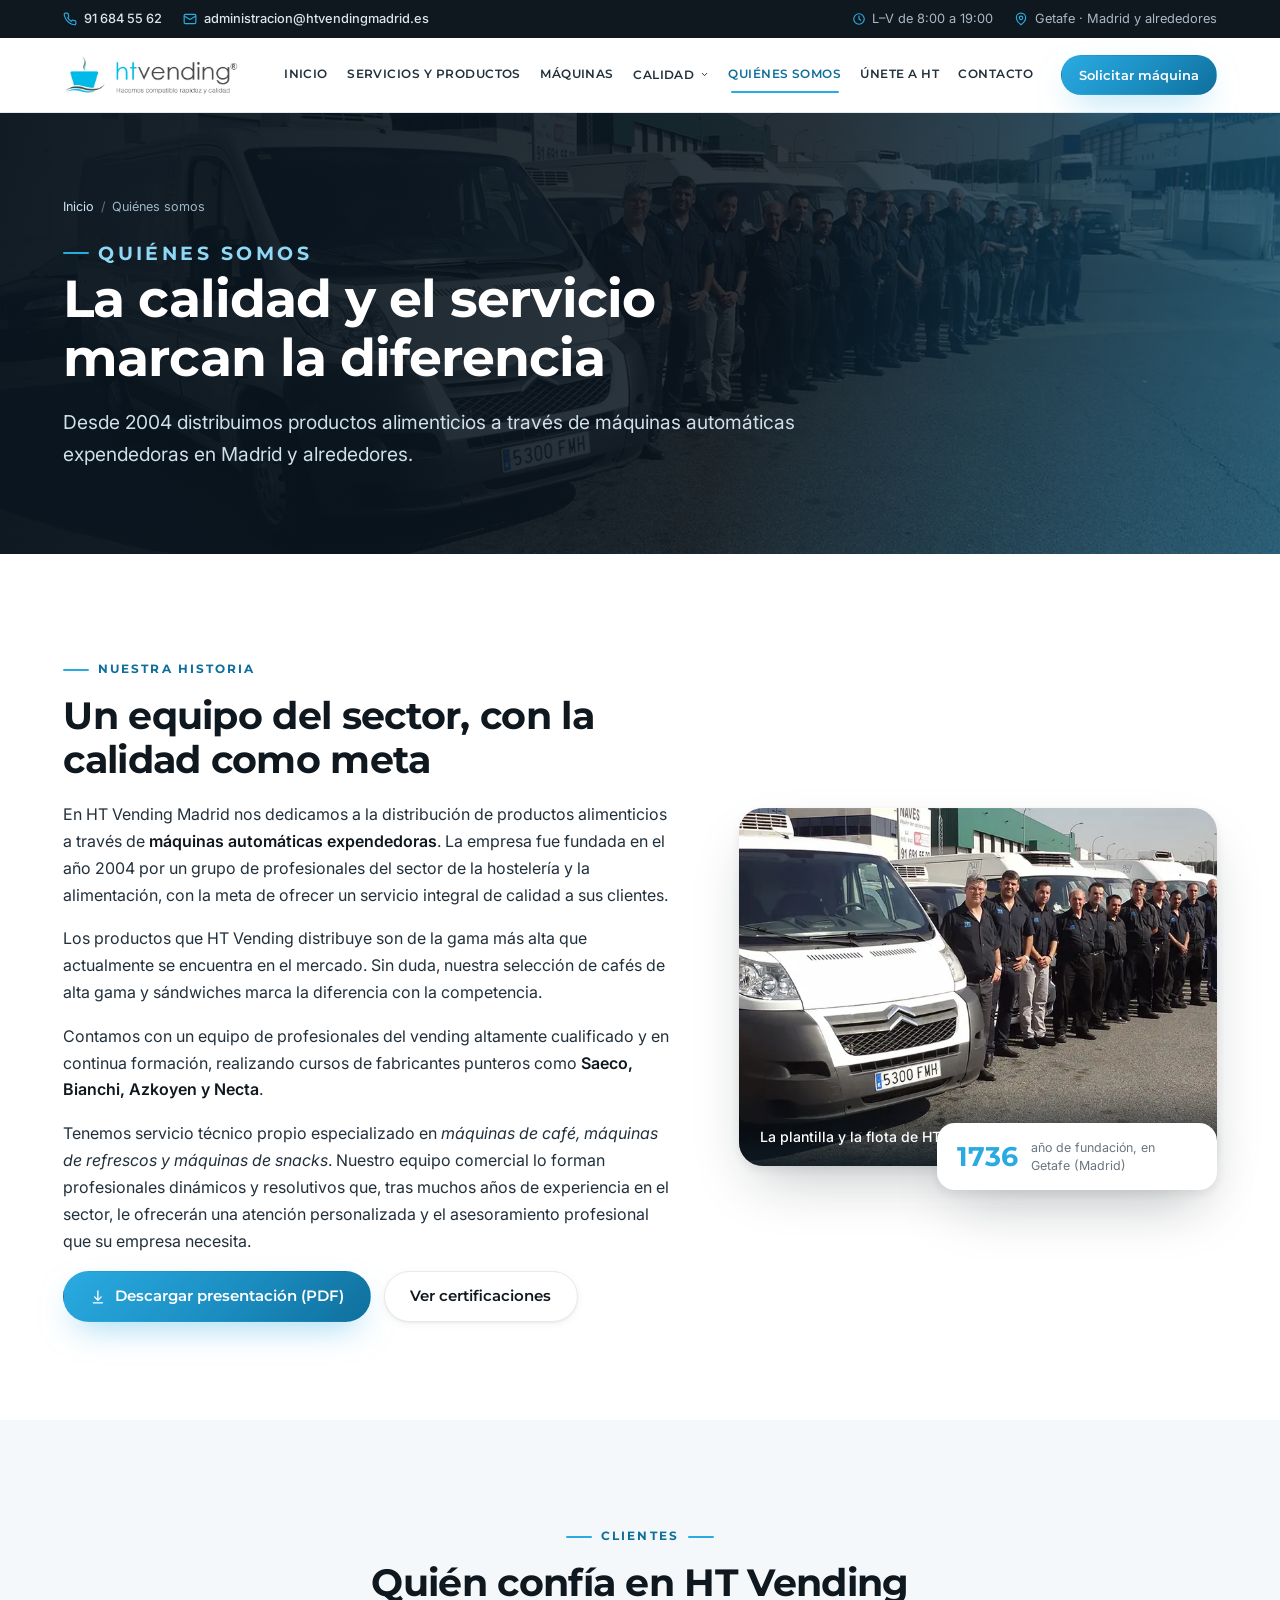
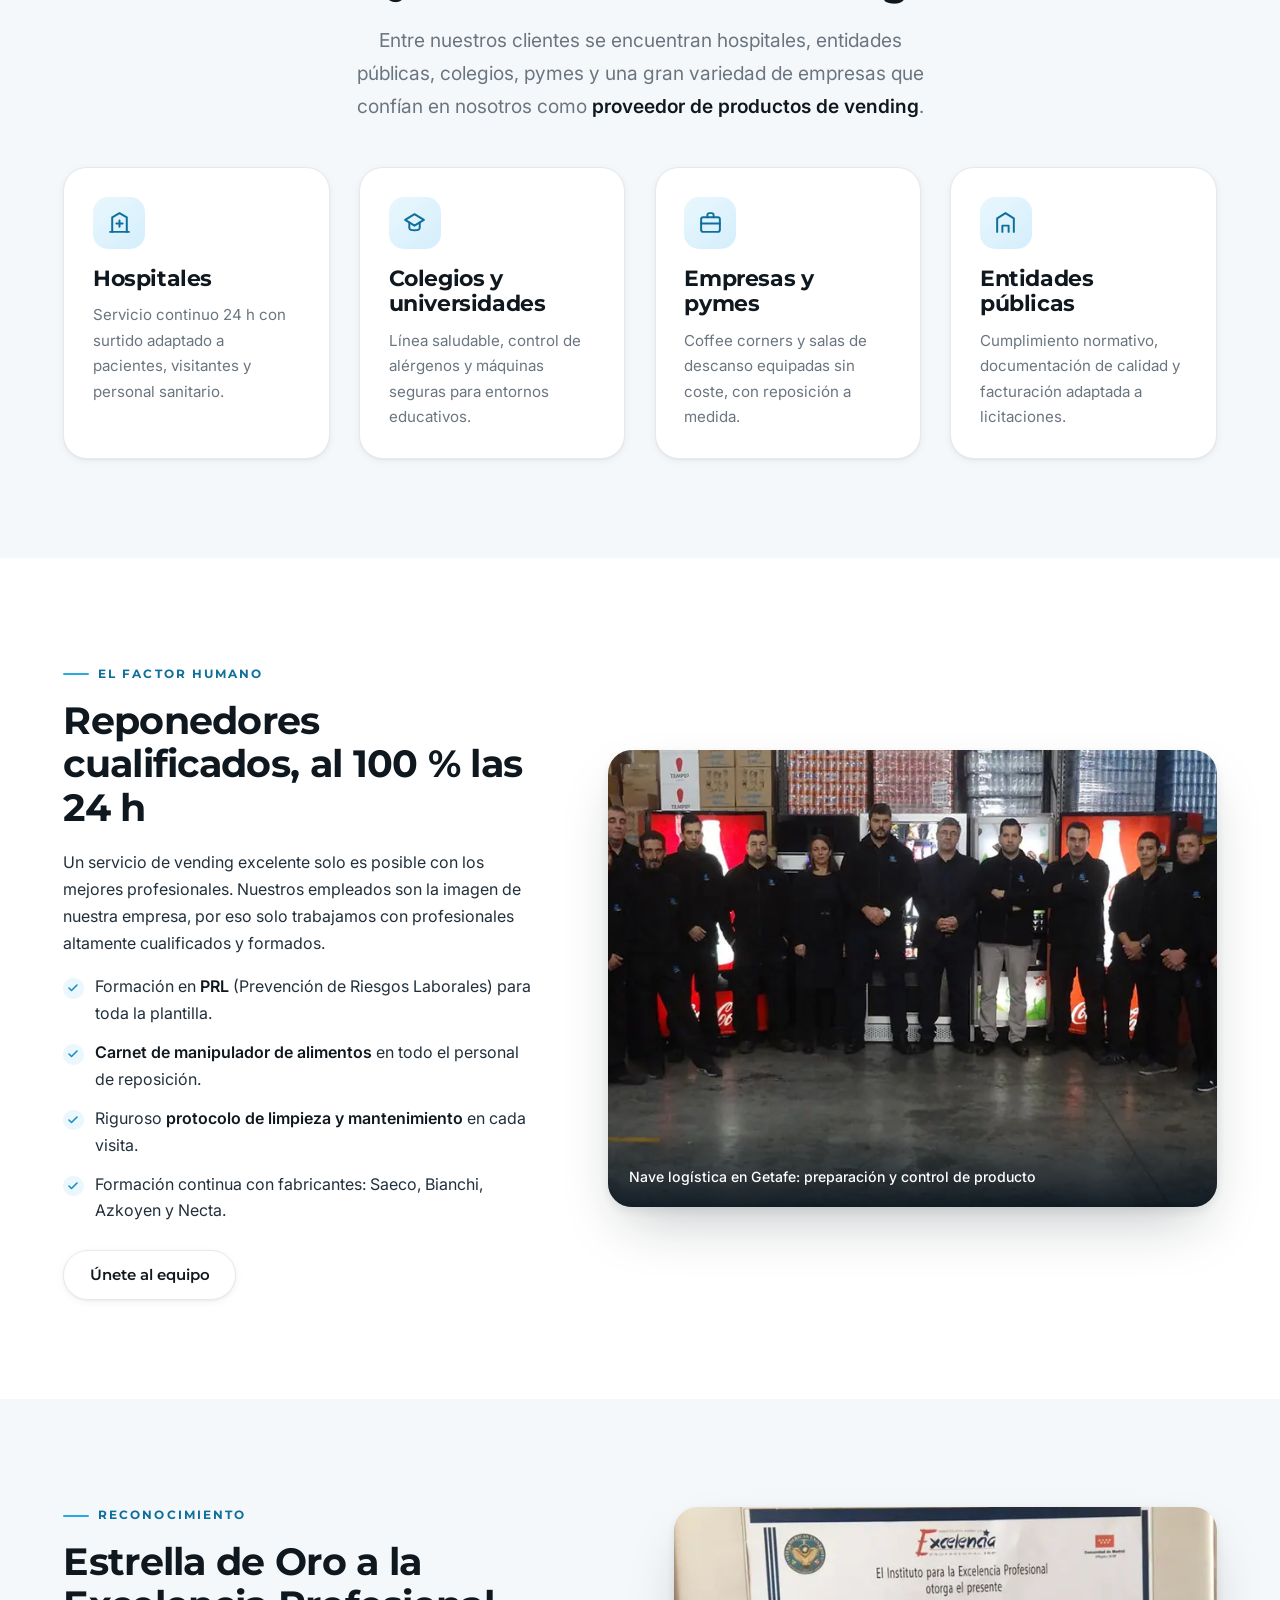
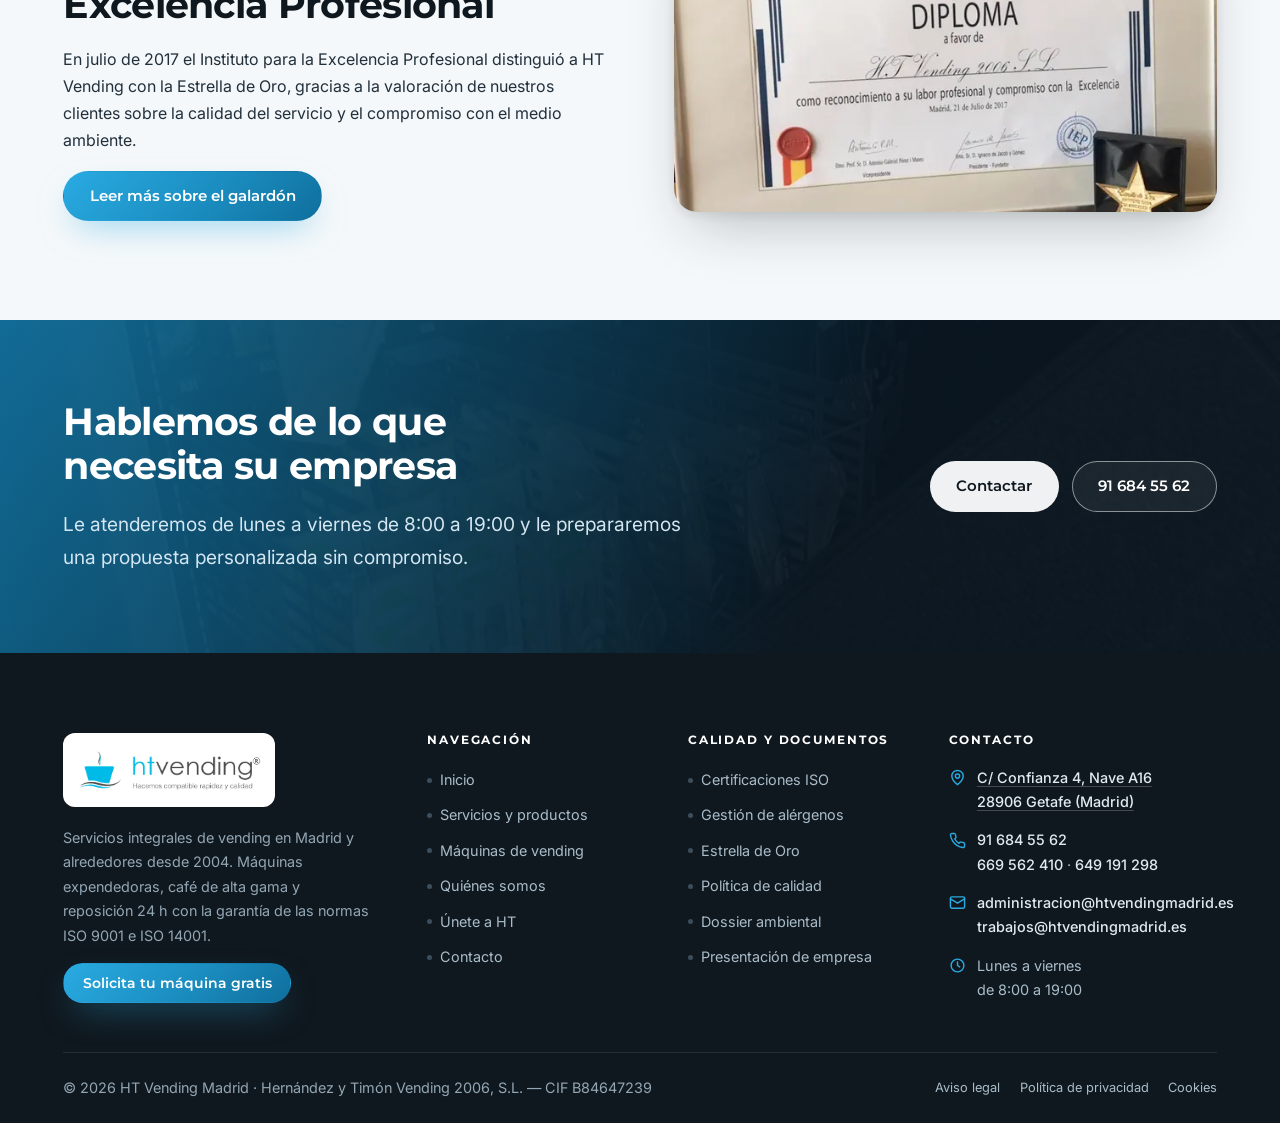
<file: empresa.html>
<!DOCTYPE html>
<html lang="es">
<head>
<meta charset="utf-8">
<meta name="viewport" content="width=device-width, initial-scale=1, viewport-fit=cover">
<meta name="theme-color" content="#10181f">
<title>Quiénes somos | HT Vending Madrid</title>
<meta name="description" content="HT Vending Madrid, empresa de vending fundada en 2004 en Getafe. Equipo cualificado, servicio técnico propio y café de alta gama para empresas e instituciones.">
<link rel="canonical" href="https://htvendingmadrid.es/empresa.html">
<meta name="robots" content="index, follow">
<meta name="author" content="HT Vending Madrid">
<meta name="geo.region" content="ES-MD">
<meta name="geo.placename" content="Getafe, Madrid">

<meta property="og:type" content="website">
<meta property="og:locale" content="es_ES">
<meta property="og:site_name" content="HT Vending Madrid">
<meta property="og:title" content="Quiénes somos | HT Vending Madrid">
<meta property="og:description" content="HT Vending Madrid, empresa de vending fundada en 2004 en Getafe. Equipo cualificado, servicio técnico propio y café de alta gama para empresas e instituciones.">
<meta property="og:url" content="https://htvendingmadrid.es/empresa.html">
<meta property="og:image" content="https://htvendingmadrid.es/images/sld-4.jpg">
<meta name="twitter:card" content="summary_large_image">

<link rel="icon" href="assets/img/favicon.svg" type="image/svg+xml">
<link rel="apple-touch-icon" href="assets/img/favicon.svg">

<link rel="preconnect" href="https://fonts.googleapis.com">
<link rel="preconnect" href="https://fonts.gstatic.com" crossorigin>
<link rel="stylesheet" href="https://fonts.googleapis.com/css2?family=Inter:wght@400;500;600&family=Montserrat:wght@600;700&display=swap">
<link rel="stylesheet" href="assets/css/style.css">
<script src="assets/js/main.js" defer></script>

<!-- Consentimiento de cookies (Cookiebot) — heredado del sitio original -->
<script id="Cookiebot" src="https://consent.cookiebot.com/uc.js" data-cbid="958e787e-1ef2-4f35-aaab-72c7cfaec10d" data-blockingmode="auto" type="text/javascript"></script>
<!-- Google Tag Manager -->
<script>(function(w,d,s,l,i){w[l]=w[l]||[];w[l].push({'gtm.start':
new Date().getTime(),event:'gtm.js'});var f=d.getElementsByTagName(s)[0],
j=d.createElement(s),dl=l!='dataLayer'?'&l='+l:'';j.async=true;j.src=
'https://www.googletagmanager.com/gtm.js?id='+i+dl;f.parentNode.insertBefore(j,f);
})(window,document,'script','dataLayer','GTM-W7T6CT2');</script>
<!-- Fin Google Tag Manager -->
<noscript><style>.reveal{opacity:1;transform:none}.hero__slide{opacity:1}.hero__slide+.hero__slide{display:none}</style></noscript>
</head>
<body>
<!-- Google Tag Manager (noscript) -->
<noscript><iframe src="https://www.googletagmanager.com/ns.html?id=GTM-W7T6CT2" height="0" width="0" style="display:none;visibility:hidden" title="Google Tag Manager"></iframe></noscript>

<a class="skip" href="#main">Saltar al contenido</a>

<div class="topbar">
  <div class="wrap">
    <ul class="topbar__list">
      <li><svg viewBox="0 0 24 24" fill="none" stroke="currentColor" stroke-width="2" stroke-linecap="round" stroke-linejoin="round" aria-hidden="true"><path d="M22 16.92v3a2 2 0 0 1-2.18 2 19.79 19.79 0 0 1-8.63-3.07 19.5 19.5 0 0 1-6-6A19.79 19.79 0 0 1 2.09 4.18 2 2 0 0 1 4.08 2h3a2 2 0 0 1 2 1.72c.13.96.36 1.9.7 2.81a2 2 0 0 1-.45 2.11L8.09 9.91a16 16 0 0 0 6 6l1.27-1.27a2 2 0 0 1 2.11-.45c.9.34 1.85.57 2.81.7A2 2 0 0 1 22 16.92z"/></svg><a href="tel:+34916845562">91 684 55 62</a></li>
      <li><svg viewBox="0 0 24 24" fill="none" stroke="currentColor" stroke-width="2" stroke-linecap="round" stroke-linejoin="round" aria-hidden="true"><rect x="2" y="4" width="20" height="16" rx="2"/><path d="m22 7-10 6L2 7"/></svg><a href="mailto:administracion@htvendingmadrid.es">administracion@htvendingmadrid.es</a></li>
    </ul>
    <ul class="topbar__list topbar__list--sec">
      <li><svg viewBox="0 0 24 24" fill="none" stroke="currentColor" stroke-width="2" stroke-linecap="round" stroke-linejoin="round" aria-hidden="true"><circle cx="12" cy="12" r="9"/><path d="M12 7v5l3 2"/></svg>L–V de 8:00 a 19:00</li>
      <li><svg viewBox="0 0 24 24" fill="none" stroke="currentColor" stroke-width="2" stroke-linecap="round" stroke-linejoin="round" aria-hidden="true"><path d="M20 10c0 6-8 12-8 12s-8-6-8-12a8 8 0 0 1 16 0z"/><circle cx="12" cy="10" r="3"/></svg>Getafe · Madrid y alrededores</li>
    </ul>
  </div>
</div>

<header class="site-header">
  <div class="wrap">
    <a class="logo" href="index.html" aria-label="HT Vending Madrid, ir al inicio">
      <span class="logo__img" role="img" aria-label="HT Vending — Hacemos compatible rapidez y calidad"></span>
    </a>

    <button class="nav-toggle" type="button" aria-expanded="false" aria-controls="nav">
      <span class="nav-toggle__bars" aria-hidden="true"><span></span><span></span><span></span></span>
      Menú
    </button>

    <nav class="nav" id="nav" aria-label="Menú principal">
      <div class="nav__head">
        <span class="logo" style="width:170px"><span class="logo__img" role="img" aria-label="HT Vending"></span></span>
        <button class="nav__close" type="button" aria-label="Cerrar menú">
          <svg viewBox="0 0 24 24" fill="none" stroke="currentColor" stroke-width="2.2" stroke-linecap="round" aria-hidden="true"><path d="M18 6 6 18M6 6l12 12"/></svg>
        </button>
      </div>

      <ul class="nav__list">
        <li><a class="nav__link" href="index.html">Inicio</a></li>
        <li><a class="nav__link" href="servicios.html">Servicios y productos</a></li>
        <li><a class="nav__link" href="maquinas.html">Máquinas</a></li>
        <li class="has-sub">
          <button class="nav__link" type="button" aria-expanded="false">Calidad
            <svg class="chev" viewBox="0 0 24 24" fill="none" stroke="currentColor" stroke-width="2.6" stroke-linecap="round" stroke-linejoin="round" aria-hidden="true"><polyline points="6 9 12 15 18 9"/></svg>
          </button>
          <ul class="nav__sub">
            <li><a href="certificaciones.html"><svg viewBox="0 0 24 24" fill="none" stroke="currentColor" stroke-width="2" stroke-linecap="round" stroke-linejoin="round" aria-hidden="true"><circle cx="12" cy="9" r="6"/><path d="m8.2 14-1.7 7 5.5-3 5.5 3-1.7-7"/></svg>Certificaciones ISO</a></li>
            <li><a href="assets/docs/politica_calidad.pdf" target="_blank" rel="noopener"><svg viewBox="0 0 24 24" fill="none" stroke="currentColor" stroke-width="2" stroke-linecap="round" stroke-linejoin="round" aria-hidden="true"><path d="M14 2H7a2 2 0 0 0-2 2v16a2 2 0 0 0 2 2h10a2 2 0 0 0 2-2V7z"/><path d="M14 2v5h5"/></svg>Política de calidad (PDF)</a></li>
            <li><a href="assets/docs/dossier_ambiental.pdf" target="_blank" rel="noopener"><svg viewBox="0 0 24 24" fill="none" stroke="currentColor" stroke-width="2" stroke-linecap="round" stroke-linejoin="round" aria-hidden="true"><path d="M11 20A7 7 0 0 1 9.8 6.1C15.5 5 17 4.48 19 2c1 2 2 4.18 2 8 0 5.5-4.78 10-10 10z"/><path d="M2 21c0-3 1.85-5.36 5.08-6"/></svg>Dossier ambiental (PDF)</a></li>
            <li><a href="alergenos.html"><svg viewBox="0 0 24 24" fill="none" stroke="currentColor" stroke-width="2" stroke-linecap="round" stroke-linejoin="round" aria-hidden="true"><path d="M12 2a10 10 0 1 0 10 10"/><path d="M12 8v4"/><path d="M12 16h.01"/></svg>Gestión de alérgenos</a></li>
            <li><a href="excelencia.html"><svg viewBox="0 0 24 24" fill="none" stroke="currentColor" stroke-width="2" stroke-linecap="round" stroke-linejoin="round" aria-hidden="true"><path d="m12 3 2.7 5.6 6.1.9-4.4 4.3 1 6.1-5.4-2.9-5.4 2.9 1-6.1L3.2 9.5l6.1-.9z"/></svg>Estrella de Oro a la Excelencia</a></li>
          </ul>
        </li>
        <li><a class="nav__link" href="empresa.html" aria-current="page">Quiénes somos</a></li>
        <li><a class="nav__link" href="trabajo.html">Únete a HT</a></li>
        <li><a class="nav__link" href="contacto.html">Contacto</a></li>
      </ul>

      <div class="nav__cta">
        <a class="btn btn--primary btn--block" href="tel:+34669562410">
          <svg viewBox="0 0 24 24" fill="none" stroke="currentColor" stroke-width="2" stroke-linecap="round" stroke-linejoin="round" aria-hidden="true"><path d="M22 16.92v3a2 2 0 0 1-2.18 2 19.79 19.79 0 0 1-8.63-3.07 19.5 19.5 0 0 1-6-6A19.79 19.79 0 0 1 2.09 4.18 2 2 0 0 1 4.08 2h3a2 2 0 0 1 2 1.72c.13.96.36 1.9.7 2.81a2 2 0 0 1-.45 2.11L8.09 9.91a16 16 0 0 0 6 6l1.27-1.27a2 2 0 0 1 2.11-.45c.9.34 1.85.57 2.81.7A2 2 0 0 1 22 16.92z"/></svg>
          669 562 410
        </a>
        <a class="btn btn--ghost btn--block" href="contacto.html">Solicitar una máquina</a>
      </div>
    </nav>

    <div class="header-cta">
      <a class="btn btn--primary btn--sm" href="contacto.html">Solicitar máquina</a>
    </div>
  </div>
</header>
<div class="nav-scrim" aria-hidden="true"></div>

<main id="main">

<section class="page-hero">
  <div class="page-hero__bg" aria-hidden="true"><picture><source srcset="assets/img/plantilla_furgonetas.webp" type="image/webp"><img src="assets/img/plantilla_furgonetas.jpg" alt="" width="1000" height="600" fetchpriority="high" decoding="async"></picture></div>
  <div class="wrap">
    <ol class="crumbs"><li><a href="index.html">Inicio</a></li><li>Quiénes somos</li></ol>
    <p class="eyebrow">Quiénes somos</p>
    <h1>La calidad y el servicio marcan la diferencia</h1>
    <p>Desde 2004 distribuimos productos alimenticios a través de máquinas automáticas expendedoras en Madrid y alrededores.</p>
  </div>
</section>

<section class="section">
  <div class="wrap">
    <div class="split split--wide-l">
      <div class="reveal">
        <p class="eyebrow">Nuestra historia</p>
        <h2 class="sec-title">Un equipo del sector, con la calidad como meta</h2>
        <p>En HT Vending Madrid nos dedicamos a la distribución de productos alimenticios a través de <strong>máquinas automáticas expendedoras</strong>. La empresa fue fundada en el año 2004 por un grupo de profesionales del sector de la hostelería y la alimentación, con la meta de ofrecer un servicio integral de calidad a sus clientes.</p>
        <p>Los productos que HT Vending distribuye son de la gama más alta que actualmente se encuentra en el mercado. Sin duda, nuestra selección de cafés de alta gama y sándwiches marca la diferencia con la competencia.</p>
        <p>Contamos con un equipo de profesionales del vending altamente cualificado y en continua formación, realizando cursos de fabricantes punteros como <strong>Saeco, Bianchi, Azkoyen y Necta</strong>.</p>
        <p>Tenemos servicio técnico propio especializado en <em>máquinas de café, máquinas de refrescos y máquinas de snacks</em>. Nuestro equipo comercial lo forman profesionales dinámicos y resolutivos que, tras muchos años de experiencia en el sector, le ofrecerán una atención personalizada y el asesoramiento profesional que su empresa necesita.</p>
        <div class="btn-row">
          <a class="btn btn--primary" href="assets/docs/presentacion-htvending.pdf" target="_blank" rel="noopener">
            <svg viewBox="0 0 24 24" fill="none" stroke="currentColor" stroke-width="2" stroke-linecap="round" stroke-linejoin="round" aria-hidden="true"><path d="M12 3v12"/><path d="m7 12 5 5 5-5"/><path d="M5 21h14"/></svg>
            Descargar presentación (PDF)
          </a>
          <a class="btn btn--ghost" href="certificaciones.html">Ver certificaciones</a>
        </div>
      </div>

      <div class="split__media reveal" data-d="1">
        <figure class="figure figure--tall" style="margin:0">
          <picture><source srcset="assets/img/plantilla_furgonetas.webp" type="image/webp"><img src="assets/img/plantilla_furgonetas.jpg" alt="Plantilla de HT Vending junto a su flota de furgonetas" width="900" height="600" loading="lazy" decoding="async"></picture>
          <figcaption class="figure__cap">La plantilla y la flota de HT Vending Madrid</figcaption>
        </figure>
        <div class="figure-badge">
          <span class="figure-badge__n" data-count="2004">2004</span>
          <span class="figure-badge__t">año de fundación, en Getafe (Madrid)</span>
        </div>
      </div>
    </div>
  </div>
</section>

<!-- ============ CLIENTES ============ -->
<section class="section section--tint">
  <div class="wrap">
    <div class="sec-head center reveal">
      <p class="eyebrow">Clientes</p>
      <h2 class="sec-title">Quién confía en HT Vending</h2>
      <p class="lead">Entre nuestros clientes se encuentran hospitales, entidades públicas, colegios, pymes y una gran variedad de empresas que confían en nosotros como <strong>proveedor de productos de vending</strong>.</p>
    </div>
    <div class="cards cards--4">
      <article class="card reveal" data-d="1">
        <div class="card__ico"><svg viewBox="0 0 24 24" fill="none" stroke="currentColor" stroke-width="1.9" stroke-linecap="round" stroke-linejoin="round" aria-hidden="true"><path d="M3 21h18"/><path d="M5 21V7l7-4 7 4v14"/><path d="M12 10v6M9 13h6"/></svg></div>
        <h3>Hospitales</h3><p>Servicio continuo 24 h con surtido adaptado a pacientes, visitantes y personal sanitario.</p>
      </article>
      <article class="card reveal" data-d="2">
        <div class="card__ico"><svg viewBox="0 0 24 24" fill="none" stroke="currentColor" stroke-width="1.9" stroke-linecap="round" stroke-linejoin="round" aria-hidden="true"><path d="M3 9.5 12 4l9 5.5-9 5.5z"/><path d="M7 12v5c0 1.4 2.2 2.5 5 2.5s5-1.1 5-2.5v-5"/></svg></div>
        <h3>Colegios y universidades</h3><p>Línea saludable, control de alérgenos y máquinas seguras para entornos educativos.</p>
      </article>
      <article class="card reveal" data-d="3">
        <div class="card__ico"><svg viewBox="0 0 24 24" fill="none" stroke="currentColor" stroke-width="1.9" stroke-linecap="round" stroke-linejoin="round" aria-hidden="true"><rect x="3" y="7" width="18" height="14" rx="2"/><path d="M9 7V5a2 2 0 0 1 2-2h2a2 2 0 0 1 2 2v2"/><path d="M3 13h18"/></svg></div>
        <h3>Empresas y pymes</h3><p>Coffee corners y salas de descanso equipadas sin coste, con reposición a medida.</p>
      </article>
      <article class="card reveal" data-d="4">
        <div class="card__ico"><svg viewBox="0 0 24 24" fill="none" stroke="currentColor" stroke-width="1.9" stroke-linecap="round" stroke-linejoin="round" aria-hidden="true"><path d="M4 21V8l8-5 8 5v13"/><path d="M9 21v-6h6v6"/></svg></div>
        <h3>Entidades públicas</h3><p>Cumplimiento normativo, documentación de calidad y facturación adaptada a licitaciones.</p>
      </article>
    </div>
  </div>
</section>

<!-- ============ FACTOR HUMANO ============ -->
<section class="section">
  <div class="wrap">
    <div class="split split--rev split--wide-r">
      <div class="split__media reveal">
        <figure class="figure figure--tall" style="margin:0">
          <picture><source srcset="assets/img/plantilla_nave.webp" type="image/webp"><img src="assets/img/plantilla_nave.jpg" alt="Equipo de HT Vending en su nave logística de Getafe" width="900" height="600" loading="lazy" decoding="async"></picture>
          <figcaption class="figure__cap">Nave logística en Getafe: preparación y control de producto</figcaption>
        </figure>
      </div>
      <div class="reveal" data-d="1">
        <p class="eyebrow">El factor humano</p>
        <h2 class="sec-title">Reponedores cualificados, al 100 % las 24 h</h2>
        <p>Un servicio de vending excelente solo es posible con los mejores profesionales. Nuestros empleados son la imagen de nuestra empresa, por eso solo trabajamos con profesionales altamente cualificados y formados.</p>
        <ul class="tick">
          <li>Formación en <strong>PRL</strong> (Prevención de Riesgos Laborales) para toda la plantilla.</li>
          <li><strong>Carnet de manipulador de alimentos</strong> en todo el personal de reposición.</li>
          <li>Riguroso <strong>protocolo de limpieza y mantenimiento</strong> en cada visita.</li>
          <li>Formación continua con fabricantes: Saeco, Bianchi, Azkoyen y Necta.</li>
        </ul>
        <div class="btn-row"><a class="btn btn--ghost" href="trabajo.html">Únete al equipo</a></div>
      </div>
    </div>
  </div>
</section>

<!-- ============ RECONOCIMIENTO ============ -->
<section class="section section--tint">
  <div class="wrap">
    <div class="split">
      <div class="reveal">
        <p class="eyebrow">Reconocimiento</p>
        <h2 class="sec-title">Estrella de Oro a la Excelencia Profesional</h2>
        <p>En julio de 2017 el Instituto para la Excelencia Profesional distinguió a HT Vending con la Estrella de Oro, gracias a la valoración de nuestros clientes sobre la calidad del servicio y el compromiso con el medio ambiente.</p>
        <div class="btn-row"><a class="btn btn--primary" href="excelencia.html">Leer más sobre el galardón</a></div>
      </div>
      <div class="reveal" data-d="1">
        <figure class="figure figure--wide" style="margin:0">
          <picture><source srcset="assets/img/premio.webp" type="image/webp"><img src="assets/img/premio.jpg" alt="Estrella de Oro a la Excelencia Profesional recibida por HT Vending" width="900" height="600" loading="lazy" decoding="async"></picture>
        </figure>
      </div>
    </div>
  </div>
</section>

<section class="cta-band">
  <div class="cta-band__bg" aria-hidden="true"><picture><source srcset="assets/img/reponedor.webp" type="image/webp"><img src="assets/img/reponedor.jpg" alt="" width="1000" height="675" loading="lazy" decoding="async"></picture></div>
  <div class="wrap">
    <div class="cta-band__inner">
      <div>
        <h2>Hablemos de lo que necesita su empresa</h2>
        <p>Le atenderemos de lunes a viernes de 8:00 a 19:00 y le prepararemos una propuesta personalizada sin compromiso.</p>
      </div>
      <div class="btn-row">
        <a class="btn btn--light" href="contacto.html">Contactar</a>
        <a class="btn btn--outline" href="tel:+34916845562">91 684 55 62</a>
      </div>
    </div>
  </div>
</section>
</main>

<footer class="site-footer">
  <div class="wrap">
    <div class="footer-grid">
      <div>
        <span class="logo footer-logo"><span class="logo__img" role="img" aria-label="HT Vending — Hacemos compatible rapidez y calidad"></span></span>
        <p>Servicios integrales de vending en Madrid y alrededores desde 2004. Máquinas expendedoras, café de alta gama y reposición 24 h con la garantía de las normas ISO 9001 e ISO 14001.</p>
        <p style="margin-bottom:0"><a class="btn btn--primary btn--sm" href="contacto.html">Solicita tu máquina gratis</a></p>
      </div>

      <div>
        <h4>Navegación</h4>
        <ul class="f-list">
          <li><a href="index.html">Inicio</a></li>
          <li><a href="servicios.html">Servicios y productos</a></li>
          <li><a href="maquinas.html">Máquinas de vending</a></li>
          <li><a href="empresa.html">Quiénes somos</a></li>
          <li><a href="trabajo.html">Únete a HT</a></li>
          <li><a href="contacto.html">Contacto</a></li>
        </ul>
      </div>

      <div>
        <h4>Calidad y documentos</h4>
        <ul class="f-list">
          <li><a href="certificaciones.html">Certificaciones ISO</a></li>
          <li><a href="alergenos.html">Gestión de alérgenos</a></li>
          <li><a href="excelencia.html">Estrella de Oro</a></li>
          <li><a href="assets/docs/politica_calidad.pdf" target="_blank" rel="noopener">Política de calidad</a></li>
          <li><a href="assets/docs/dossier_ambiental.pdf" target="_blank" rel="noopener">Dossier ambiental</a></li>
          <li><a href="assets/docs/presentacion-htvending.pdf" target="_blank" rel="noopener">Presentación de empresa</a></li>
        </ul>
      </div>

      <div>
        <h4>Contacto</h4>
        <ul class="f-contact">
          <li>
            <svg viewBox="0 0 24 24" fill="none" stroke="currentColor" stroke-width="2" stroke-linecap="round" stroke-linejoin="round" aria-hidden="true"><path d="M20 10c0 6-8 12-8 12s-8-6-8-12a8 8 0 0 1 16 0z"/><circle cx="12" cy="10" r="3"/></svg>
            <span><a href="https://www.google.com/maps/search/?api=1&amp;query=Calle%20Confianza%204%2C%2028906%20Getafe%2C%20Madrid" target="_blank" rel="noopener" aria-label="Ver la dirección de HT Vending Madrid en Google Maps">C/ Confianza 4, Nave A16<br>28906 Getafe (Madrid)</a></span>
          </li>
          <li>
            <svg viewBox="0 0 24 24" fill="none" stroke="currentColor" stroke-width="2" stroke-linecap="round" stroke-linejoin="round" aria-hidden="true"><path d="M22 16.92v3a2 2 0 0 1-2.18 2 19.79 19.79 0 0 1-8.63-3.07 19.5 19.5 0 0 1-6-6A19.79 19.79 0 0 1 2.09 4.18 2 2 0 0 1 4.08 2h3a2 2 0 0 1 2 1.72c.13.96.36 1.9.7 2.81a2 2 0 0 1-.45 2.11L8.09 9.91a16 16 0 0 0 6 6l1.27-1.27a2 2 0 0 1 2.11-.45c.9.34 1.85.57 2.81.7A2 2 0 0 1 22 16.92z"/></svg>
            <span><a href="tel:+34916845562">91 684 55 62</a><br><a href="tel:+34669562410">669 562 410</a> · <a href="tel:+34649191298">649 191 298</a></span>
          </li>
          <li>
            <svg viewBox="0 0 24 24" fill="none" stroke="currentColor" stroke-width="2" stroke-linecap="round" stroke-linejoin="round" aria-hidden="true"><rect x="2" y="4" width="20" height="16" rx="2"/><path d="m22 7-10 6L2 7"/></svg>
            <span><a href="mailto:administracion@htvendingmadrid.es">administracion@htvendingmadrid.es</a><br><a href="mailto:trabajos@htvendingmadrid.es">trabajos@htvendingmadrid.es</a></span>
          </li>
          <li>
            <svg viewBox="0 0 24 24" fill="none" stroke="currentColor" stroke-width="2" stroke-linecap="round" stroke-linejoin="round" aria-hidden="true"><circle cx="12" cy="12" r="9"/><path d="M12 7v5l3 2"/></svg>
            <span>Lunes a viernes<br>de 8:00 a 19:00</span>
          </li>
        </ul>
      </div>
    </div>

    <div class="footer-bottom">
      <p style="margin:0">© <span data-year>2026</span> HT Vending Madrid · Hernández y Timón Vending 2006, S.L. — CIF B84647239</p>
      <nav aria-label="Enlaces legales">
        <a href="legal.html">Aviso legal</a>
        <a href="privacidad.html">Política de privacidad</a>
        <a href="cookies.html">Cookies</a>
      </nav>
    </div>
  </div>
</footer>

<a class="call-fab" href="tel:+34669562410">
  <svg viewBox="0 0 24 24" fill="none" stroke="currentColor" stroke-width="2" stroke-linecap="round" stroke-linejoin="round" aria-hidden="true"><path d="M22 16.92v3a2 2 0 0 1-2.18 2 19.79 19.79 0 0 1-8.63-3.07 19.5 19.5 0 0 1-6-6A19.79 19.79 0 0 1 2.09 4.18 2 2 0 0 1 4.08 2h3a2 2 0 0 1 2 1.72c.13.96.36 1.9.7 2.81a2 2 0 0 1-.45 2.11L8.09 9.91a16 16 0 0 0 6 6l1.27-1.27a2 2 0 0 1 2.11-.45c.9.34 1.85.57 2.81.7A2 2 0 0 1 22 16.92z"/></svg>
  Llamar ahora
</a>

</body>
</html>
</file>
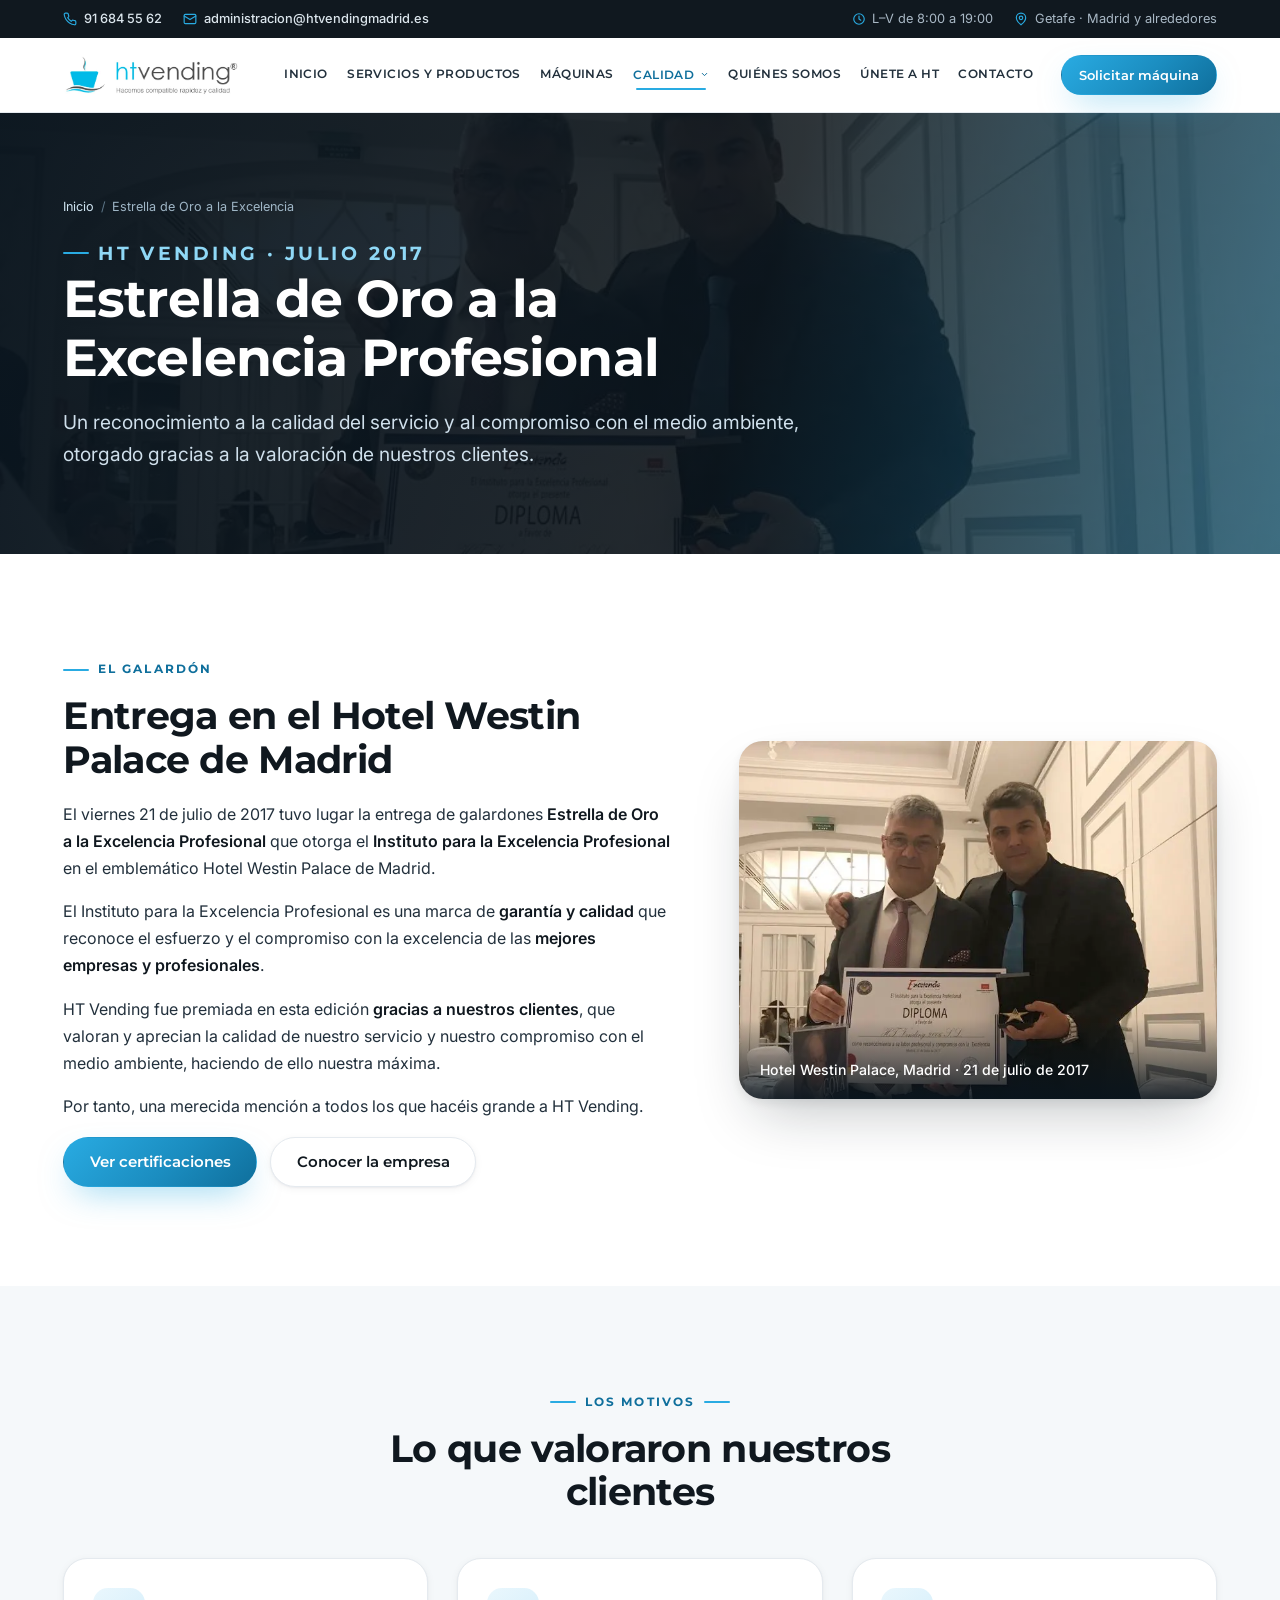
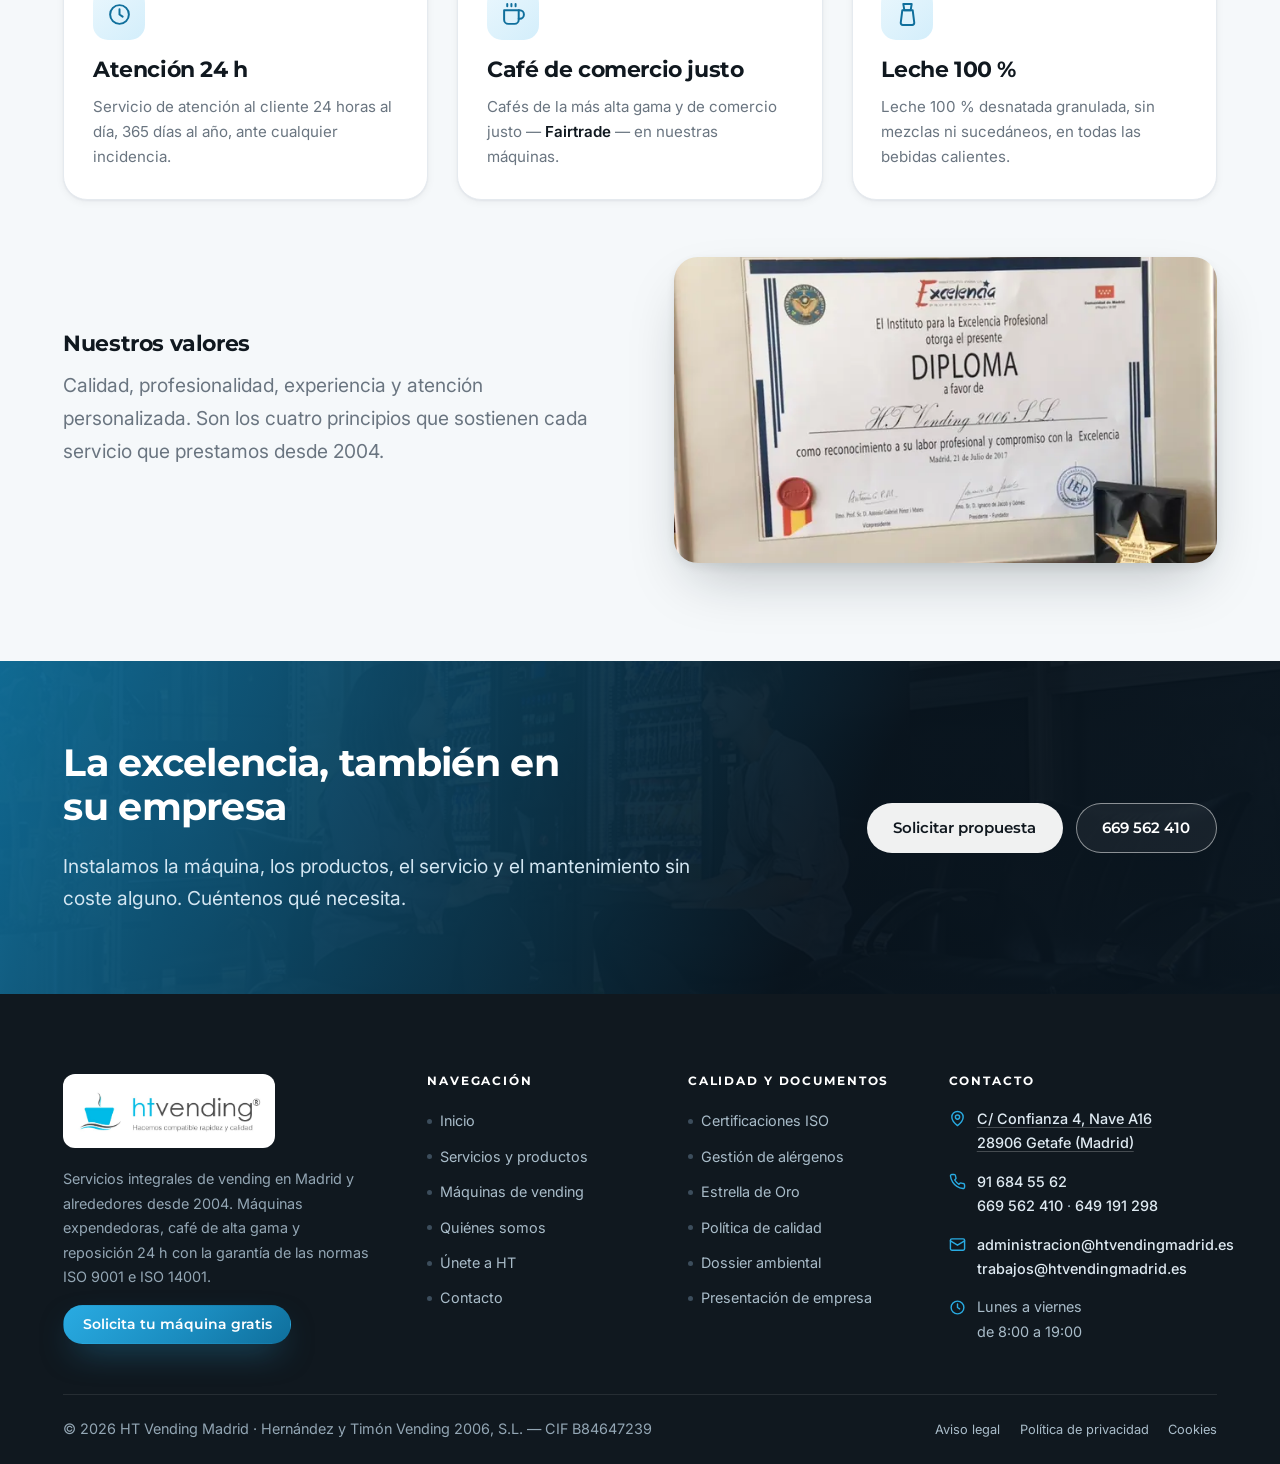
<file: excelencia.html>
<!DOCTYPE html>
<html lang="es">
<head>
<meta charset="utf-8">
<meta name="viewport" content="width=device-width, initial-scale=1, viewport-fit=cover">
<meta name="theme-color" content="#10181f">
<title>Estrella de Oro a la Excelencia Profesional | HT Vending Madrid</title>
<meta name="description" content="HT Vending recibió en julio de 2017 la Estrella de Oro a la Excelencia Profesional del Instituto para la Excelencia Profesional, en el Hotel Westin Palace.">
<link rel="canonical" href="https://htvendingmadrid.es/excelencia.html">
<meta name="robots" content="index, follow">
<meta name="author" content="HT Vending Madrid">
<meta name="geo.region" content="ES-MD">
<meta name="geo.placename" content="Getafe, Madrid">

<meta property="og:type" content="website">
<meta property="og:locale" content="es_ES">
<meta property="og:site_name" content="HT Vending Madrid">
<meta property="og:title" content="Estrella de Oro a la Excelencia Profesional | HT Vending Madrid">
<meta property="og:description" content="HT Vending recibió en julio de 2017 la Estrella de Oro a la Excelencia Profesional del Instituto para la Excelencia Profesional, en el Hotel Westin Palace.">
<meta property="og:url" content="https://htvendingmadrid.es/excelencia.html">
<meta property="og:image" content="https://htvendingmadrid.es/images/sld-4.jpg">
<meta name="twitter:card" content="summary_large_image">

<link rel="icon" href="assets/img/favicon.svg" type="image/svg+xml">
<link rel="apple-touch-icon" href="assets/img/favicon.svg">

<link rel="preconnect" href="https://fonts.googleapis.com">
<link rel="preconnect" href="https://fonts.gstatic.com" crossorigin>
<link rel="stylesheet" href="https://fonts.googleapis.com/css2?family=Inter:wght@400;500;600&family=Montserrat:wght@600;700&display=swap">
<link rel="stylesheet" href="assets/css/style.css">
<script src="assets/js/main.js" defer></script>

<!-- Consentimiento de cookies (Cookiebot) — heredado del sitio original -->
<script id="Cookiebot" src="https://consent.cookiebot.com/uc.js" data-cbid="958e787e-1ef2-4f35-aaab-72c7cfaec10d" data-blockingmode="auto" type="text/javascript"></script>
<!-- Google Tag Manager -->
<script>(function(w,d,s,l,i){w[l]=w[l]||[];w[l].push({'gtm.start':
new Date().getTime(),event:'gtm.js'});var f=d.getElementsByTagName(s)[0],
j=d.createElement(s),dl=l!='dataLayer'?'&l='+l:'';j.async=true;j.src=
'https://www.googletagmanager.com/gtm.js?id='+i+dl;f.parentNode.insertBefore(j,f);
})(window,document,'script','dataLayer','GTM-W7T6CT2');</script>
<!-- Fin Google Tag Manager -->
<noscript><style>.reveal{opacity:1;transform:none}.hero__slide{opacity:1}.hero__slide+.hero__slide{display:none}</style></noscript>
</head>
<body>
<!-- Google Tag Manager (noscript) -->
<noscript><iframe src="https://www.googletagmanager.com/ns.html?id=GTM-W7T6CT2" height="0" width="0" style="display:none;visibility:hidden" title="Google Tag Manager"></iframe></noscript>

<a class="skip" href="#main">Saltar al contenido</a>

<div class="topbar">
  <div class="wrap">
    <ul class="topbar__list">
      <li><svg viewBox="0 0 24 24" fill="none" stroke="currentColor" stroke-width="2" stroke-linecap="round" stroke-linejoin="round" aria-hidden="true"><path d="M22 16.92v3a2 2 0 0 1-2.18 2 19.79 19.79 0 0 1-8.63-3.07 19.5 19.5 0 0 1-6-6A19.79 19.79 0 0 1 2.09 4.18 2 2 0 0 1 4.08 2h3a2 2 0 0 1 2 1.72c.13.96.36 1.9.7 2.81a2 2 0 0 1-.45 2.11L8.09 9.91a16 16 0 0 0 6 6l1.27-1.27a2 2 0 0 1 2.11-.45c.9.34 1.85.57 2.81.7A2 2 0 0 1 22 16.92z"/></svg><a href="tel:+34916845562">91 684 55 62</a></li>
      <li><svg viewBox="0 0 24 24" fill="none" stroke="currentColor" stroke-width="2" stroke-linecap="round" stroke-linejoin="round" aria-hidden="true"><rect x="2" y="4" width="20" height="16" rx="2"/><path d="m22 7-10 6L2 7"/></svg><a href="mailto:administracion@htvendingmadrid.es">administracion@htvendingmadrid.es</a></li>
    </ul>
    <ul class="topbar__list topbar__list--sec">
      <li><svg viewBox="0 0 24 24" fill="none" stroke="currentColor" stroke-width="2" stroke-linecap="round" stroke-linejoin="round" aria-hidden="true"><circle cx="12" cy="12" r="9"/><path d="M12 7v5l3 2"/></svg>L–V de 8:00 a 19:00</li>
      <li><svg viewBox="0 0 24 24" fill="none" stroke="currentColor" stroke-width="2" stroke-linecap="round" stroke-linejoin="round" aria-hidden="true"><path d="M20 10c0 6-8 12-8 12s-8-6-8-12a8 8 0 0 1 16 0z"/><circle cx="12" cy="10" r="3"/></svg>Getafe · Madrid y alrededores</li>
    </ul>
  </div>
</div>

<header class="site-header">
  <div class="wrap">
    <a class="logo" href="index.html" aria-label="HT Vending Madrid, ir al inicio">
      <span class="logo__img" role="img" aria-label="HT Vending — Hacemos compatible rapidez y calidad"></span>
    </a>

    <button class="nav-toggle" type="button" aria-expanded="false" aria-controls="nav">
      <span class="nav-toggle__bars" aria-hidden="true"><span></span><span></span><span></span></span>
      Menú
    </button>

    <nav class="nav" id="nav" aria-label="Menú principal">
      <div class="nav__head">
        <span class="logo" style="width:170px"><span class="logo__img" role="img" aria-label="HT Vending"></span></span>
        <button class="nav__close" type="button" aria-label="Cerrar menú">
          <svg viewBox="0 0 24 24" fill="none" stroke="currentColor" stroke-width="2.2" stroke-linecap="round" aria-hidden="true"><path d="M18 6 6 18M6 6l12 12"/></svg>
        </button>
      </div>

      <ul class="nav__list">
        <li><a class="nav__link" href="index.html">Inicio</a></li>
        <li><a class="nav__link" href="servicios.html">Servicios y productos</a></li>
        <li><a class="nav__link" href="maquinas.html">Máquinas</a></li>
        <li class="has-sub">
          <button class="nav__link" type="button" aria-expanded="false">Calidad
            <svg class="chev" viewBox="0 0 24 24" fill="none" stroke="currentColor" stroke-width="2.6" stroke-linecap="round" stroke-linejoin="round" aria-hidden="true"><polyline points="6 9 12 15 18 9"/></svg>
          </button>
          <ul class="nav__sub">
            <li><a href="certificaciones.html"><svg viewBox="0 0 24 24" fill="none" stroke="currentColor" stroke-width="2" stroke-linecap="round" stroke-linejoin="round" aria-hidden="true"><circle cx="12" cy="9" r="6"/><path d="m8.2 14-1.7 7 5.5-3 5.5 3-1.7-7"/></svg>Certificaciones ISO</a></li>
            <li><a href="assets/docs/politica_calidad.pdf" target="_blank" rel="noopener"><svg viewBox="0 0 24 24" fill="none" stroke="currentColor" stroke-width="2" stroke-linecap="round" stroke-linejoin="round" aria-hidden="true"><path d="M14 2H7a2 2 0 0 0-2 2v16a2 2 0 0 0 2 2h10a2 2 0 0 0 2-2V7z"/><path d="M14 2v5h5"/></svg>Política de calidad (PDF)</a></li>
            <li><a href="assets/docs/dossier_ambiental.pdf" target="_blank" rel="noopener"><svg viewBox="0 0 24 24" fill="none" stroke="currentColor" stroke-width="2" stroke-linecap="round" stroke-linejoin="round" aria-hidden="true"><path d="M11 20A7 7 0 0 1 9.8 6.1C15.5 5 17 4.48 19 2c1 2 2 4.18 2 8 0 5.5-4.78 10-10 10z"/><path d="M2 21c0-3 1.85-5.36 5.08-6"/></svg>Dossier ambiental (PDF)</a></li>
            <li><a href="alergenos.html"><svg viewBox="0 0 24 24" fill="none" stroke="currentColor" stroke-width="2" stroke-linecap="round" stroke-linejoin="round" aria-hidden="true"><path d="M12 2a10 10 0 1 0 10 10"/><path d="M12 8v4"/><path d="M12 16h.01"/></svg>Gestión de alérgenos</a></li>
            <li><a href="excelencia.html" aria-current="page"><svg viewBox="0 0 24 24" fill="none" stroke="currentColor" stroke-width="2" stroke-linecap="round" stroke-linejoin="round" aria-hidden="true"><path d="m12 3 2.7 5.6 6.1.9-4.4 4.3 1 6.1-5.4-2.9-5.4 2.9 1-6.1L3.2 9.5l6.1-.9z"/></svg>Estrella de Oro a la Excelencia</a></li>
          </ul>
        </li>
        <li><a class="nav__link" href="empresa.html">Quiénes somos</a></li>
        <li><a class="nav__link" href="trabajo.html">Únete a HT</a></li>
        <li><a class="nav__link" href="contacto.html">Contacto</a></li>
      </ul>

      <div class="nav__cta">
        <a class="btn btn--primary btn--block" href="tel:+34669562410">
          <svg viewBox="0 0 24 24" fill="none" stroke="currentColor" stroke-width="2" stroke-linecap="round" stroke-linejoin="round" aria-hidden="true"><path d="M22 16.92v3a2 2 0 0 1-2.18 2 19.79 19.79 0 0 1-8.63-3.07 19.5 19.5 0 0 1-6-6A19.79 19.79 0 0 1 2.09 4.18 2 2 0 0 1 4.08 2h3a2 2 0 0 1 2 1.72c.13.96.36 1.9.7 2.81a2 2 0 0 1-.45 2.11L8.09 9.91a16 16 0 0 0 6 6l1.27-1.27a2 2 0 0 1 2.11-.45c.9.34 1.85.57 2.81.7A2 2 0 0 1 22 16.92z"/></svg>
          669 562 410
        </a>
        <a class="btn btn--ghost btn--block" href="contacto.html">Solicitar una máquina</a>
      </div>
    </nav>

    <div class="header-cta">
      <a class="btn btn--primary btn--sm" href="contacto.html">Solicitar máquina</a>
    </div>
  </div>
</header>
<div class="nav-scrim" aria-hidden="true"></div>

<main id="main">

<section class="page-hero">
  <div class="page-hero__bg" aria-hidden="true"><picture><source srcset="assets/img/premio_excelencia.webp" type="image/webp"><img src="assets/img/premio_excelencia.jpg" alt="" width="1000" height="600" fetchpriority="high" decoding="async"></picture></div>
  <div class="wrap">
    <ol class="crumbs"><li><a href="index.html">Inicio</a></li><li>Estrella de Oro a la Excelencia</li></ol>
    <p class="eyebrow">HT Vending · Julio 2017</p>
    <h1>Estrella de Oro a la Excelencia Profesional</h1>
    <p>Un reconocimiento a la calidad del servicio y al compromiso con el medio ambiente, otorgado gracias a la valoración de nuestros clientes.</p>
  </div>
</section>

<section class="section">
  <div class="wrap">
    <div class="split split--wide-l">
      <div class="reveal">
        <p class="eyebrow">El galardón</p>
        <h2 class="sec-title">Entrega en el Hotel Westin Palace de Madrid</h2>
        <p>El viernes 21 de julio de 2017 tuvo lugar la entrega de galardones <strong>Estrella de Oro a la Excelencia Profesional</strong> que otorga el <strong>Instituto para la Excelencia Profesional</strong> en el emblemático Hotel Westin Palace de Madrid.</p>
        <p>El Instituto para la Excelencia Profesional es una marca de <strong>garantía y calidad</strong> que reconoce el esfuerzo y el compromiso con la excelencia de las <strong>mejores empresas y profesionales</strong>.</p>
        <p>HT Vending fue premiada en esta edición <strong>gracias a nuestros clientes</strong>, que valoran y aprecian la calidad de nuestro servicio y nuestro compromiso con el medio ambiente, haciendo de ello nuestra máxima.</p>
        <p>Por tanto, una merecida mención a todos los que hacéis grande a HT Vending.</p>
        <div class="btn-row">
          <a class="btn btn--primary" href="certificaciones.html">Ver certificaciones</a>
          <a class="btn btn--ghost" href="empresa.html">Conocer la empresa</a>
        </div>
      </div>

      <div class="split__media reveal" data-d="1">
        <figure class="figure figure--tall" style="margin:0">
          <picture><source srcset="assets/img/premio_excelencia.webp" type="image/webp"><img src="assets/img/premio_excelencia.jpg" alt="Entrega del galardón Estrella de Oro a la Excelencia Profesional a HT Vending" width="900" height="600" loading="lazy" decoding="async"></picture>
          <figcaption class="figure__cap">Hotel Westin Palace, Madrid · 21 de julio de 2017</figcaption>
        </figure>
      </div>
    </div>
  </div>
</section>

<section class="section section--tint">
  <div class="wrap">
    <div class="sec-head center reveal">
      <p class="eyebrow">Los motivos</p>
      <h2 class="sec-title">Lo que valoraron nuestros clientes</h2>
    </div>
    <div class="cards cards--3">
      <article class="card reveal" data-d="1">
        <div class="card__ico"><svg viewBox="0 0 24 24" fill="none" stroke="currentColor" stroke-width="1.9" stroke-linecap="round" stroke-linejoin="round" aria-hidden="true"><circle cx="12" cy="12" r="9"/><path d="M12 7v5l3 2"/></svg></div>
        <h3>Atención 24 h</h3><p>Servicio de atención al cliente 24 horas al día, 365 días al año, ante cualquier incidencia.</p>
      </article>
      <article class="card reveal" data-d="2">
        <div class="card__ico"><svg viewBox="0 0 24 24" fill="none" stroke="currentColor" stroke-width="1.9" stroke-linecap="round" stroke-linejoin="round" aria-hidden="true"><path d="M17 8h1a4 4 0 1 1 0 8h-1"/><path d="M3 8h14v9a4 4 0 0 1-4 4H7a4 4 0 0 1-4-4z"/><path d="M6 2v2M10 2v2M14 2v2"/></svg></div>
        <h3>Café de comercio justo</h3><p>Cafés de la más alta gama y de comercio justo — <strong>Fairtrade</strong> — en nuestras máquinas.</p>
      </article>
      <article class="card reveal" data-d="3">
        <div class="card__ico"><svg viewBox="0 0 24 24" fill="none" stroke="currentColor" stroke-width="1.9" stroke-linecap="round" stroke-linejoin="round" aria-hidden="true"><path d="M8 2h8l-1 6H9z"/><path d="M7 8h10l1.5 12a2 2 0 0 1-2 2H7.5a2 2 0 0 1-2-2z"/></svg></div>
        <h3>Leche 100 %</h3><p>Leche 100 % desnatada granulada, sin mezclas ni sucedáneos, en todas las bebidas calientes.</p>
      </article>
    </div>

    <div class="split" style="margin-top:clamp(2.4rem,2rem + 2vw,4rem)">
      <div class="reveal">
        <h3 style="font-size:var(--f-h3)">Nuestros valores</h3>
        <p class="lead">Calidad, profesionalidad, experiencia y atención personalizada. Son los cuatro principios que sostienen cada servicio que prestamos desde 2004.</p>
      </div>
      <div class="reveal" data-d="1">
        <figure class="figure figure--wide" style="margin:0">
          <picture><source srcset="assets/img/premio.webp" type="image/webp"><img src="assets/img/premio.jpg" alt="Placa de la Estrella de Oro a la Excelencia Profesional" width="900" height="600" loading="lazy" decoding="async"></picture>
        </figure>
      </div>
    </div>
  </div>
</section>

<section class="cta-band">
  <div class="cta-band__bg" aria-hidden="true"><picture><source srcset="assets/img/sld-4.webp" type="image/webp"><img src="assets/img/sld-4.jpg" alt="" width="1000" height="675" loading="lazy" decoding="async"></picture></div>
  <div class="wrap">
    <div class="cta-band__inner">
      <div>
        <h2>La excelencia, también en su empresa</h2>
        <p>Instalamos la máquina, los productos, el servicio y el mantenimiento sin coste alguno. Cuéntenos qué necesita.</p>
      </div>
      <div class="btn-row">
        <a class="btn btn--light" href="contacto.html">Solicitar propuesta</a>
        <a class="btn btn--outline" href="tel:+34669562410">669 562 410</a>
      </div>
    </div>
  </div>
</section>
</main>

<footer class="site-footer">
  <div class="wrap">
    <div class="footer-grid">
      <div>
        <span class="logo footer-logo"><span class="logo__img" role="img" aria-label="HT Vending — Hacemos compatible rapidez y calidad"></span></span>
        <p>Servicios integrales de vending en Madrid y alrededores desde 2004. Máquinas expendedoras, café de alta gama y reposición 24 h con la garantía de las normas ISO 9001 e ISO 14001.</p>
        <p style="margin-bottom:0"><a class="btn btn--primary btn--sm" href="contacto.html">Solicita tu máquina gratis</a></p>
      </div>

      <div>
        <h4>Navegación</h4>
        <ul class="f-list">
          <li><a href="index.html">Inicio</a></li>
          <li><a href="servicios.html">Servicios y productos</a></li>
          <li><a href="maquinas.html">Máquinas de vending</a></li>
          <li><a href="empresa.html">Quiénes somos</a></li>
          <li><a href="trabajo.html">Únete a HT</a></li>
          <li><a href="contacto.html">Contacto</a></li>
        </ul>
      </div>

      <div>
        <h4>Calidad y documentos</h4>
        <ul class="f-list">
          <li><a href="certificaciones.html">Certificaciones ISO</a></li>
          <li><a href="alergenos.html">Gestión de alérgenos</a></li>
          <li><a href="excelencia.html">Estrella de Oro</a></li>
          <li><a href="assets/docs/politica_calidad.pdf" target="_blank" rel="noopener">Política de calidad</a></li>
          <li><a href="assets/docs/dossier_ambiental.pdf" target="_blank" rel="noopener">Dossier ambiental</a></li>
          <li><a href="assets/docs/presentacion-htvending.pdf" target="_blank" rel="noopener">Presentación de empresa</a></li>
        </ul>
      </div>

      <div>
        <h4>Contacto</h4>
        <ul class="f-contact">
          <li>
            <svg viewBox="0 0 24 24" fill="none" stroke="currentColor" stroke-width="2" stroke-linecap="round" stroke-linejoin="round" aria-hidden="true"><path d="M20 10c0 6-8 12-8 12s-8-6-8-12a8 8 0 0 1 16 0z"/><circle cx="12" cy="10" r="3"/></svg>
            <span><a href="https://www.google.com/maps/search/?api=1&amp;query=Calle%20Confianza%204%2C%2028906%20Getafe%2C%20Madrid" target="_blank" rel="noopener" aria-label="Ver la dirección de HT Vending Madrid en Google Maps">C/ Confianza 4, Nave A16<br>28906 Getafe (Madrid)</a></span>
          </li>
          <li>
            <svg viewBox="0 0 24 24" fill="none" stroke="currentColor" stroke-width="2" stroke-linecap="round" stroke-linejoin="round" aria-hidden="true"><path d="M22 16.92v3a2 2 0 0 1-2.18 2 19.79 19.79 0 0 1-8.63-3.07 19.5 19.5 0 0 1-6-6A19.79 19.79 0 0 1 2.09 4.18 2 2 0 0 1 4.08 2h3a2 2 0 0 1 2 1.72c.13.96.36 1.9.7 2.81a2 2 0 0 1-.45 2.11L8.09 9.91a16 16 0 0 0 6 6l1.27-1.27a2 2 0 0 1 2.11-.45c.9.34 1.85.57 2.81.7A2 2 0 0 1 22 16.92z"/></svg>
            <span><a href="tel:+34916845562">91 684 55 62</a><br><a href="tel:+34669562410">669 562 410</a> · <a href="tel:+34649191298">649 191 298</a></span>
          </li>
          <li>
            <svg viewBox="0 0 24 24" fill="none" stroke="currentColor" stroke-width="2" stroke-linecap="round" stroke-linejoin="round" aria-hidden="true"><rect x="2" y="4" width="20" height="16" rx="2"/><path d="m22 7-10 6L2 7"/></svg>
            <span><a href="mailto:administracion@htvendingmadrid.es">administracion@htvendingmadrid.es</a><br><a href="mailto:trabajos@htvendingmadrid.es">trabajos@htvendingmadrid.es</a></span>
          </li>
          <li>
            <svg viewBox="0 0 24 24" fill="none" stroke="currentColor" stroke-width="2" stroke-linecap="round" stroke-linejoin="round" aria-hidden="true"><circle cx="12" cy="12" r="9"/><path d="M12 7v5l3 2"/></svg>
            <span>Lunes a viernes<br>de 8:00 a 19:00</span>
          </li>
        </ul>
      </div>
    </div>

    <div class="footer-bottom">
      <p style="margin:0">© <span data-year>2026</span> HT Vending Madrid · Hernández y Timón Vending 2006, S.L. — CIF B84647239</p>
      <nav aria-label="Enlaces legales">
        <a href="legal.html">Aviso legal</a>
        <a href="privacidad.html">Política de privacidad</a>
        <a href="cookies.html">Cookies</a>
      </nav>
    </div>
  </div>
</footer>

<a class="call-fab" href="tel:+34669562410">
  <svg viewBox="0 0 24 24" fill="none" stroke="currentColor" stroke-width="2" stroke-linecap="round" stroke-linejoin="round" aria-hidden="true"><path d="M22 16.92v3a2 2 0 0 1-2.18 2 19.79 19.79 0 0 1-8.63-3.07 19.5 19.5 0 0 1-6-6A19.79 19.79 0 0 1 2.09 4.18 2 2 0 0 1 4.08 2h3a2 2 0 0 1 2 1.72c.13.96.36 1.9.7 2.81a2 2 0 0 1-.45 2.11L8.09 9.91a16 16 0 0 0 6 6l1.27-1.27a2 2 0 0 1 2.11-.45c.9.34 1.85.57 2.81.7A2 2 0 0 1 22 16.92z"/></svg>
  Llamar ahora
</a>

</body>
</html>
</file>
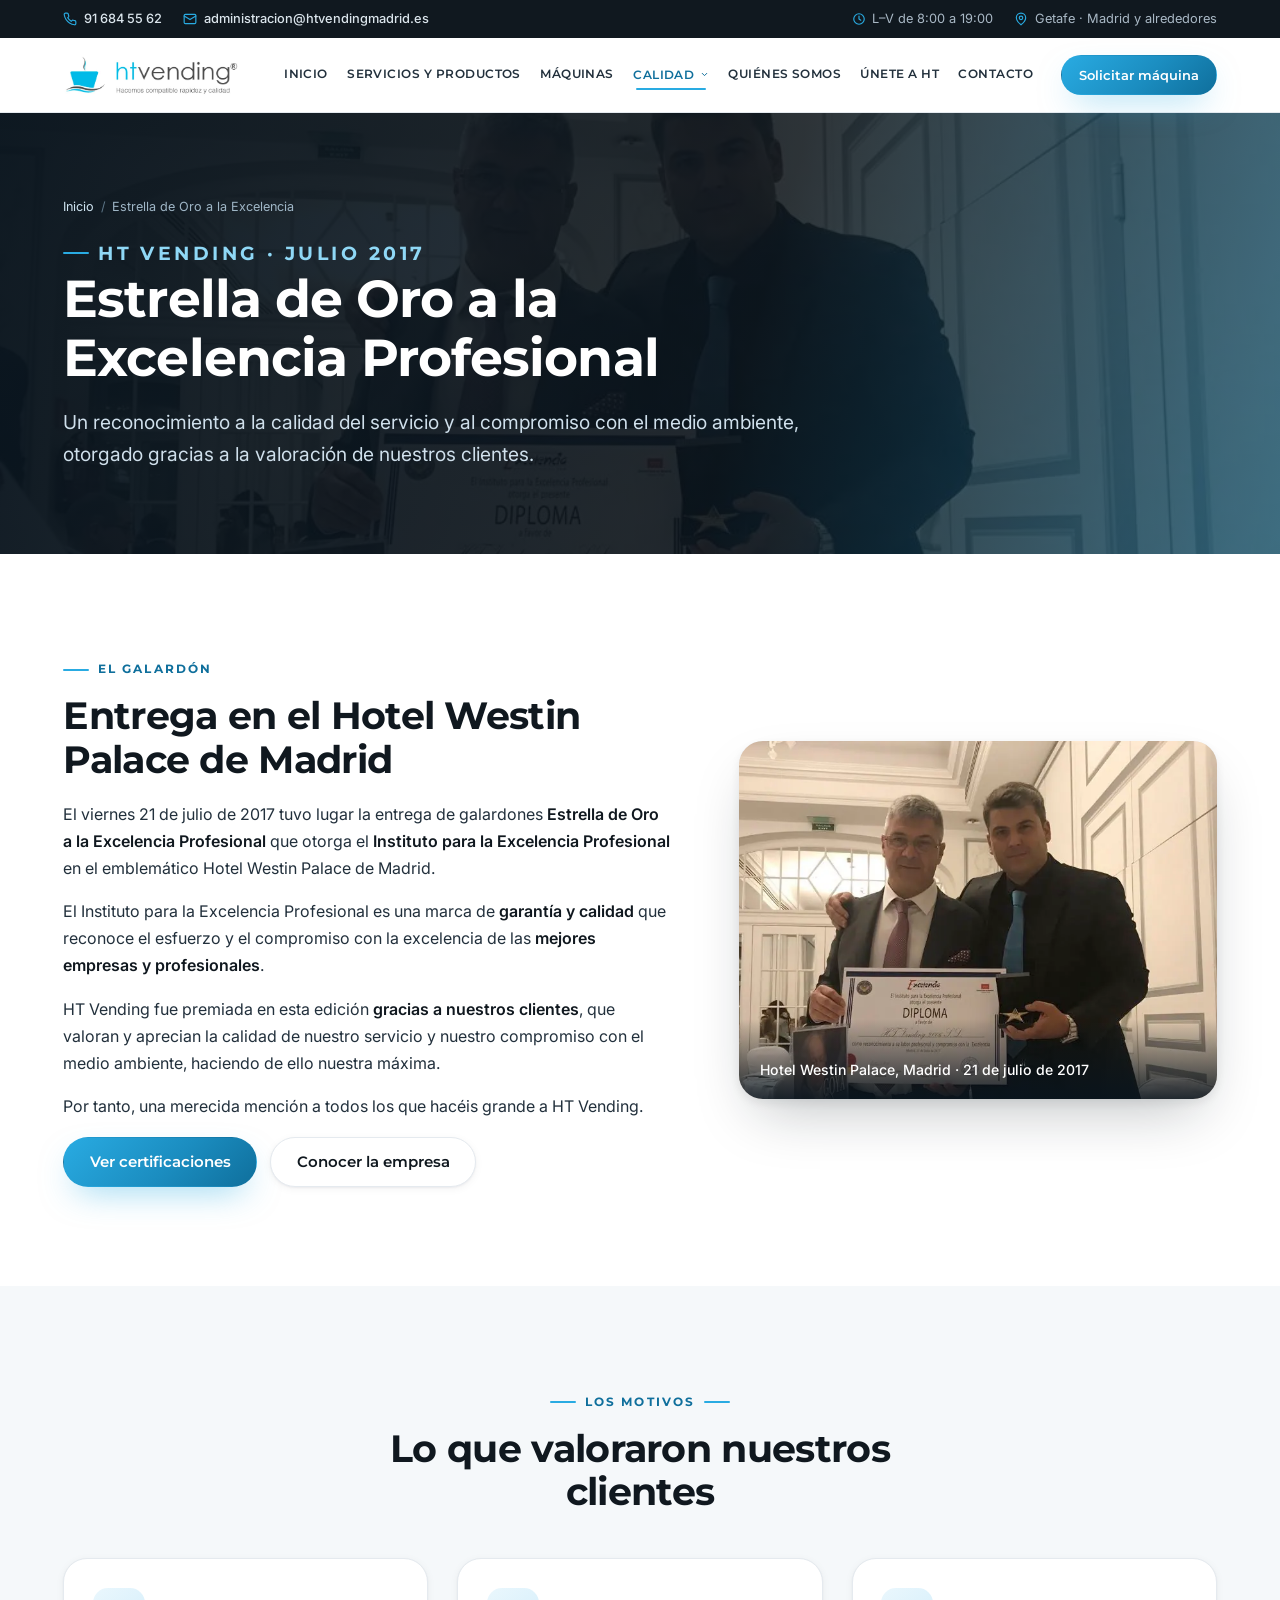
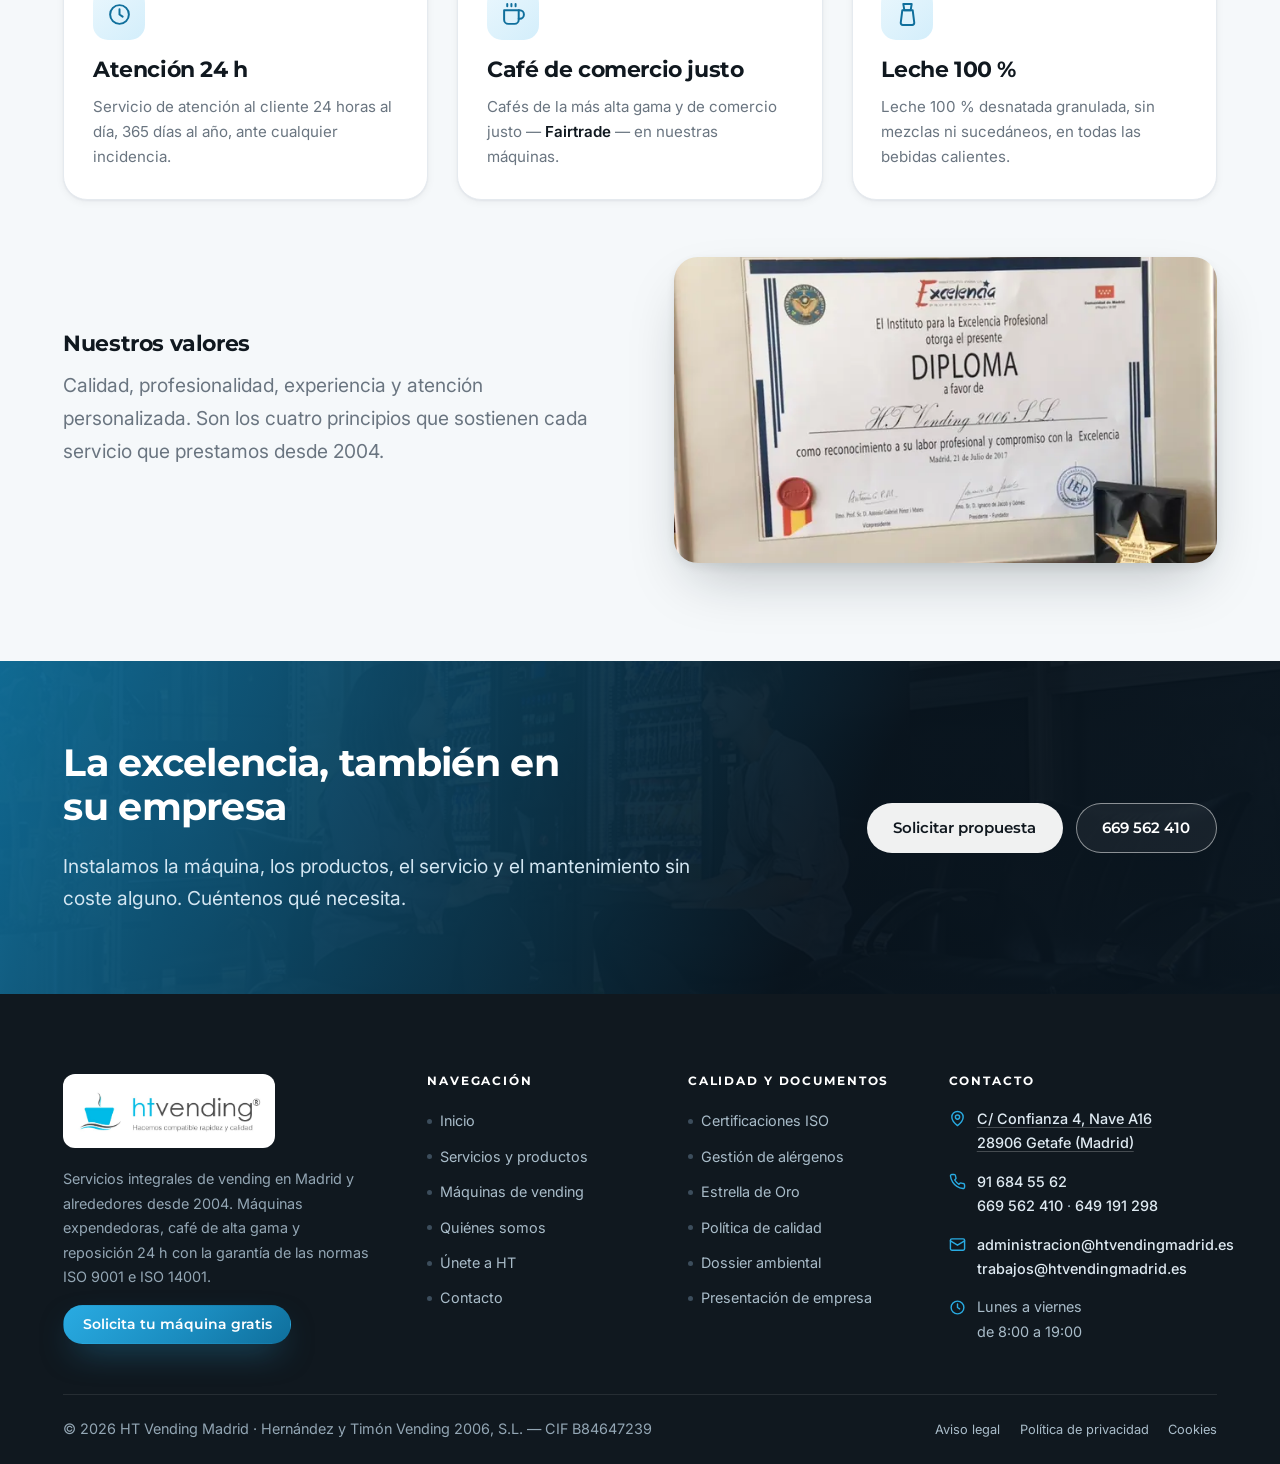
<file: excelencia_profesional.html>
<!DOCTYPE html>
<html lang="es">
<head>
<meta charset="utf-8">
<title>Redirigiendo… | HT Vending Madrid</title>
<link rel="canonical" href="https://htvendingmadrid.es/excelencia.html">
<meta http-equiv="refresh" content="0; url=excelencia.html">
<meta name="robots" content="noindex, follow">
<script>window.location.replace('excelencia.html');</script>
</head>
<body><p>Esta página se ha movido. Si no se le redirige automáticamente, <a href="excelencia.html">pulse aquí</a>.</p></body>
</html>
</file>
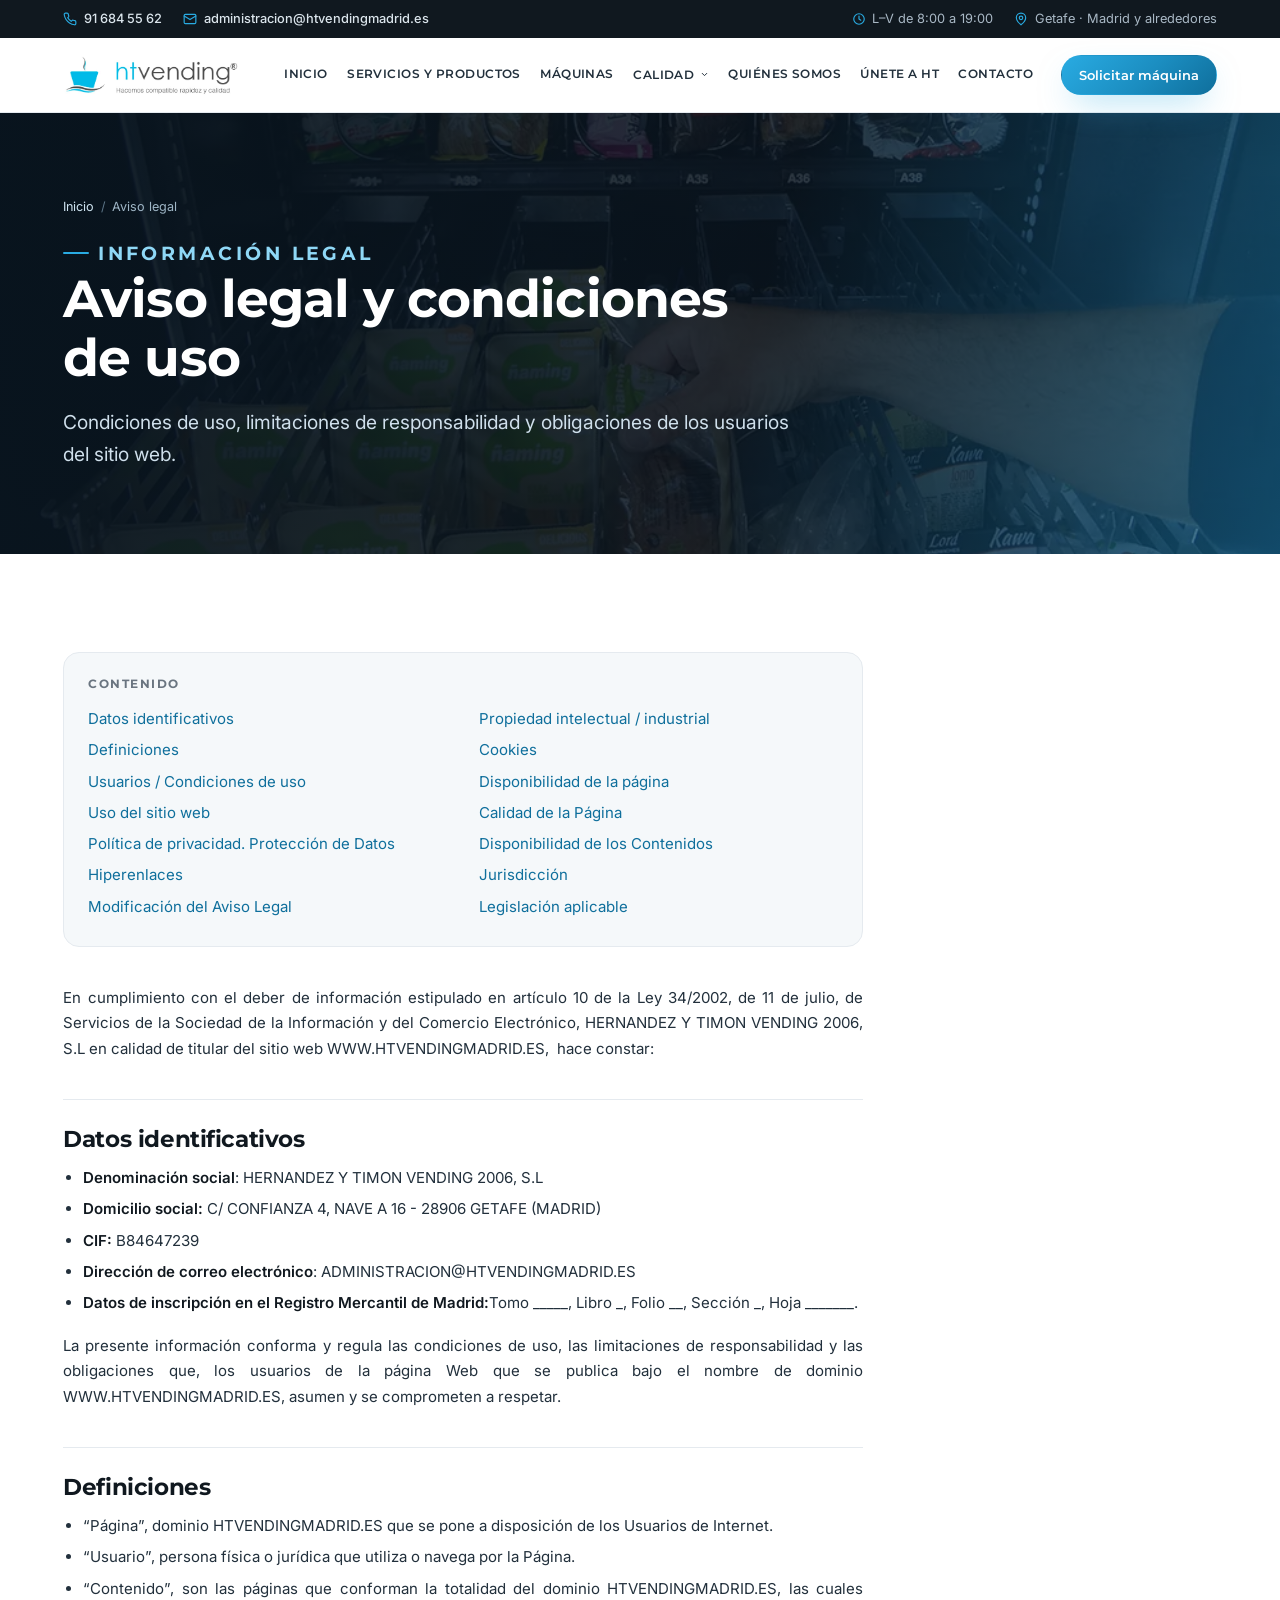
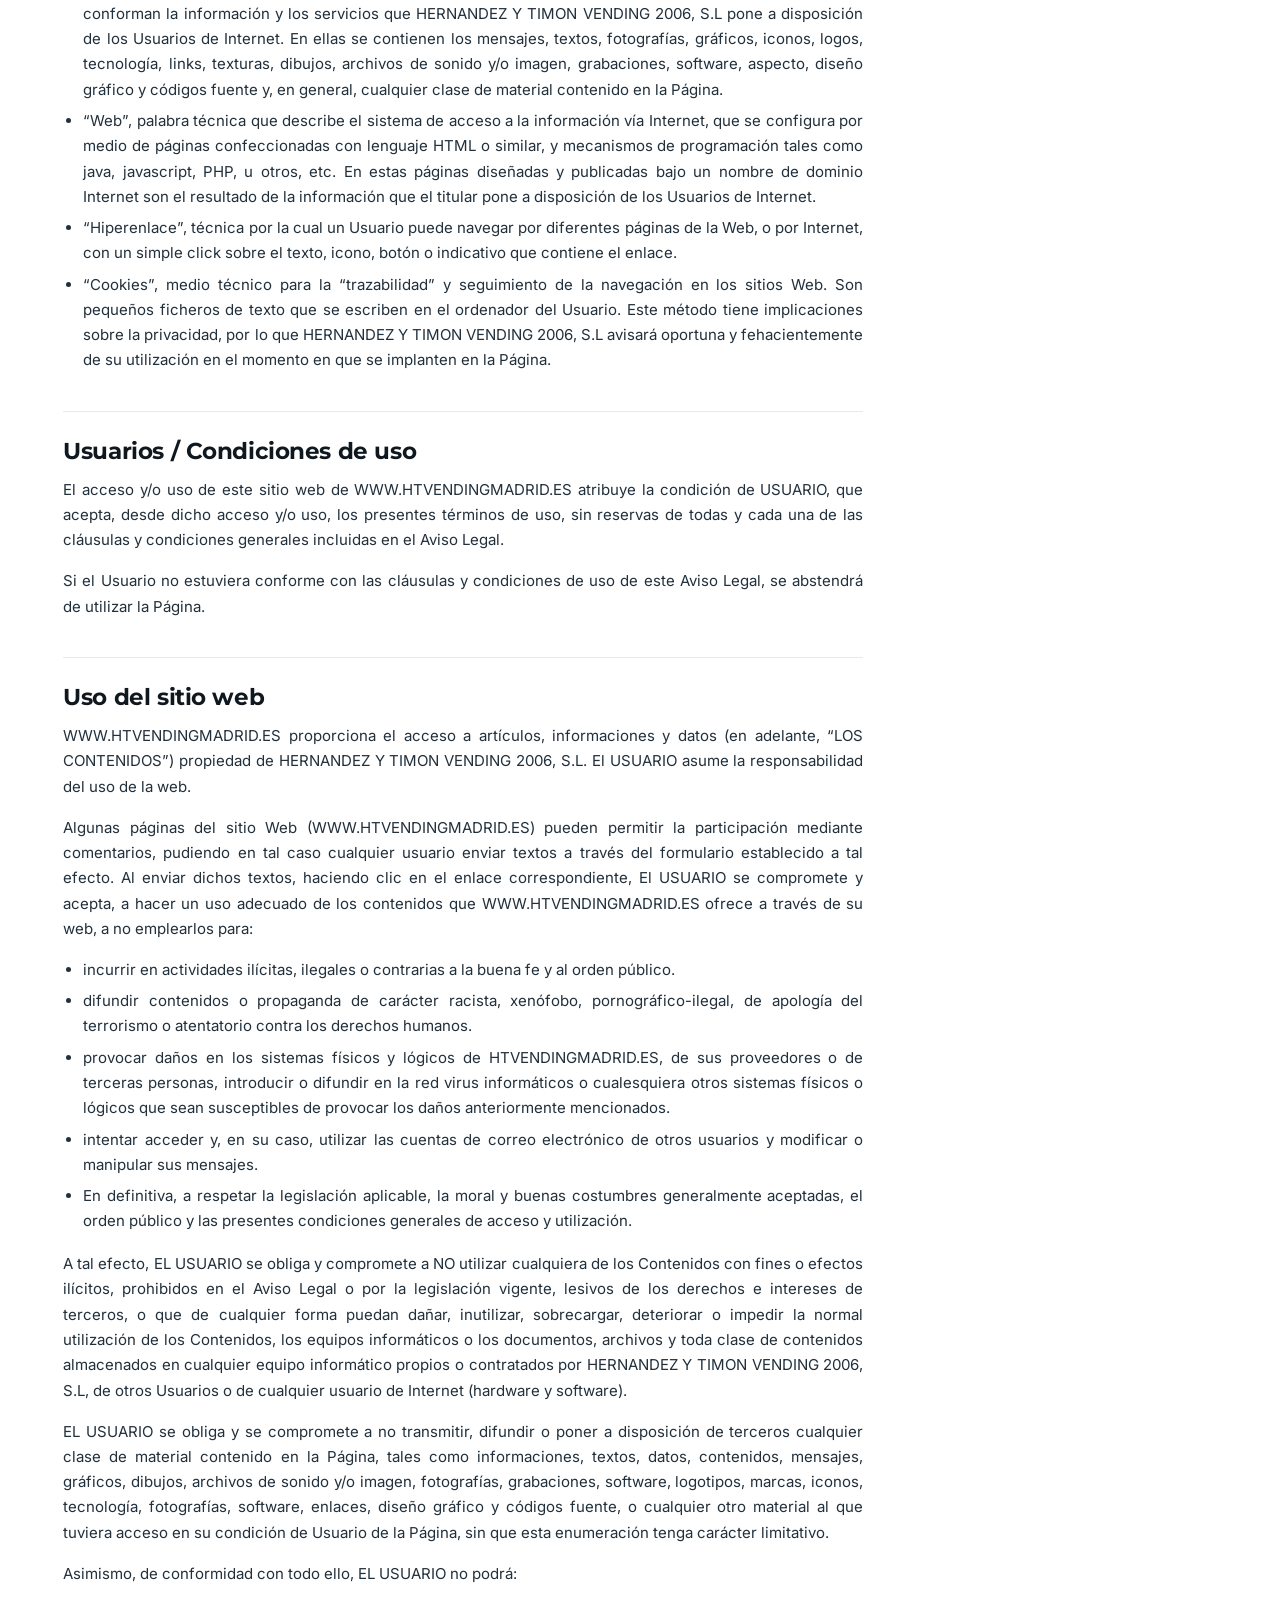
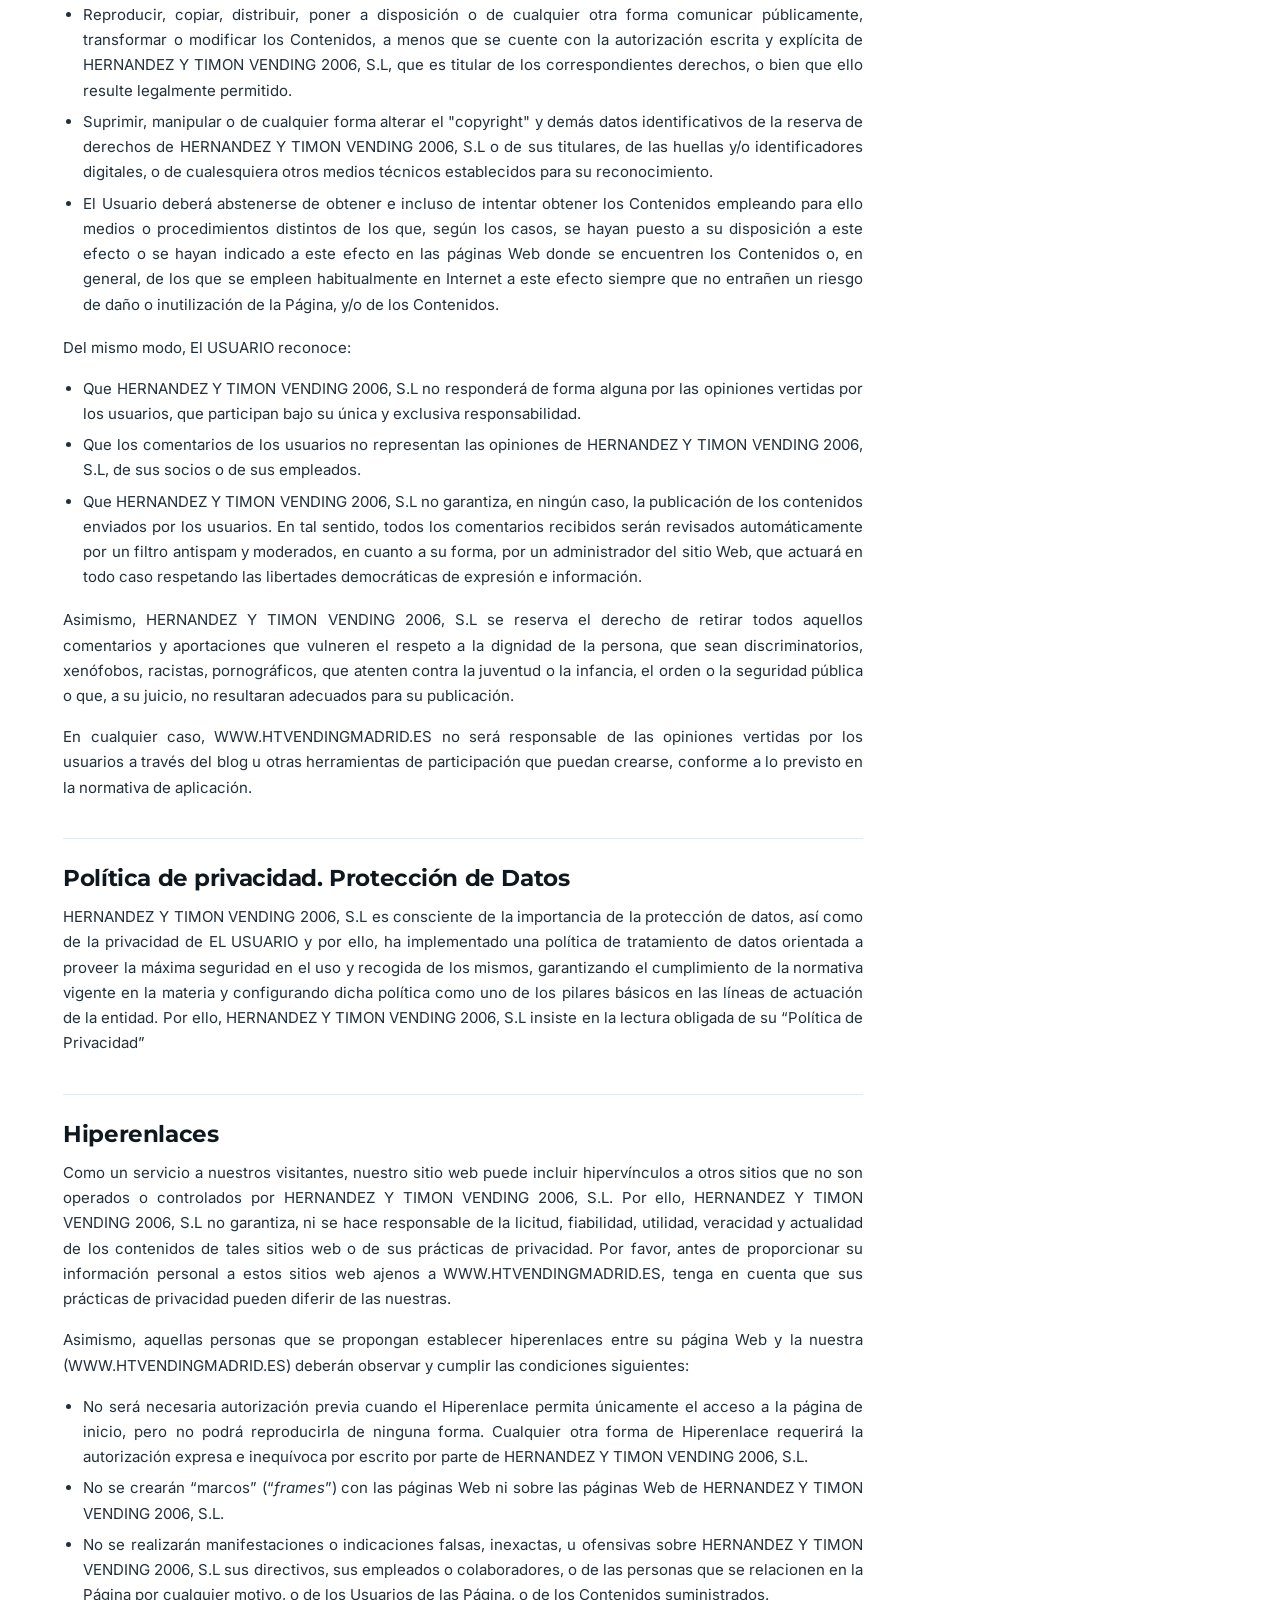
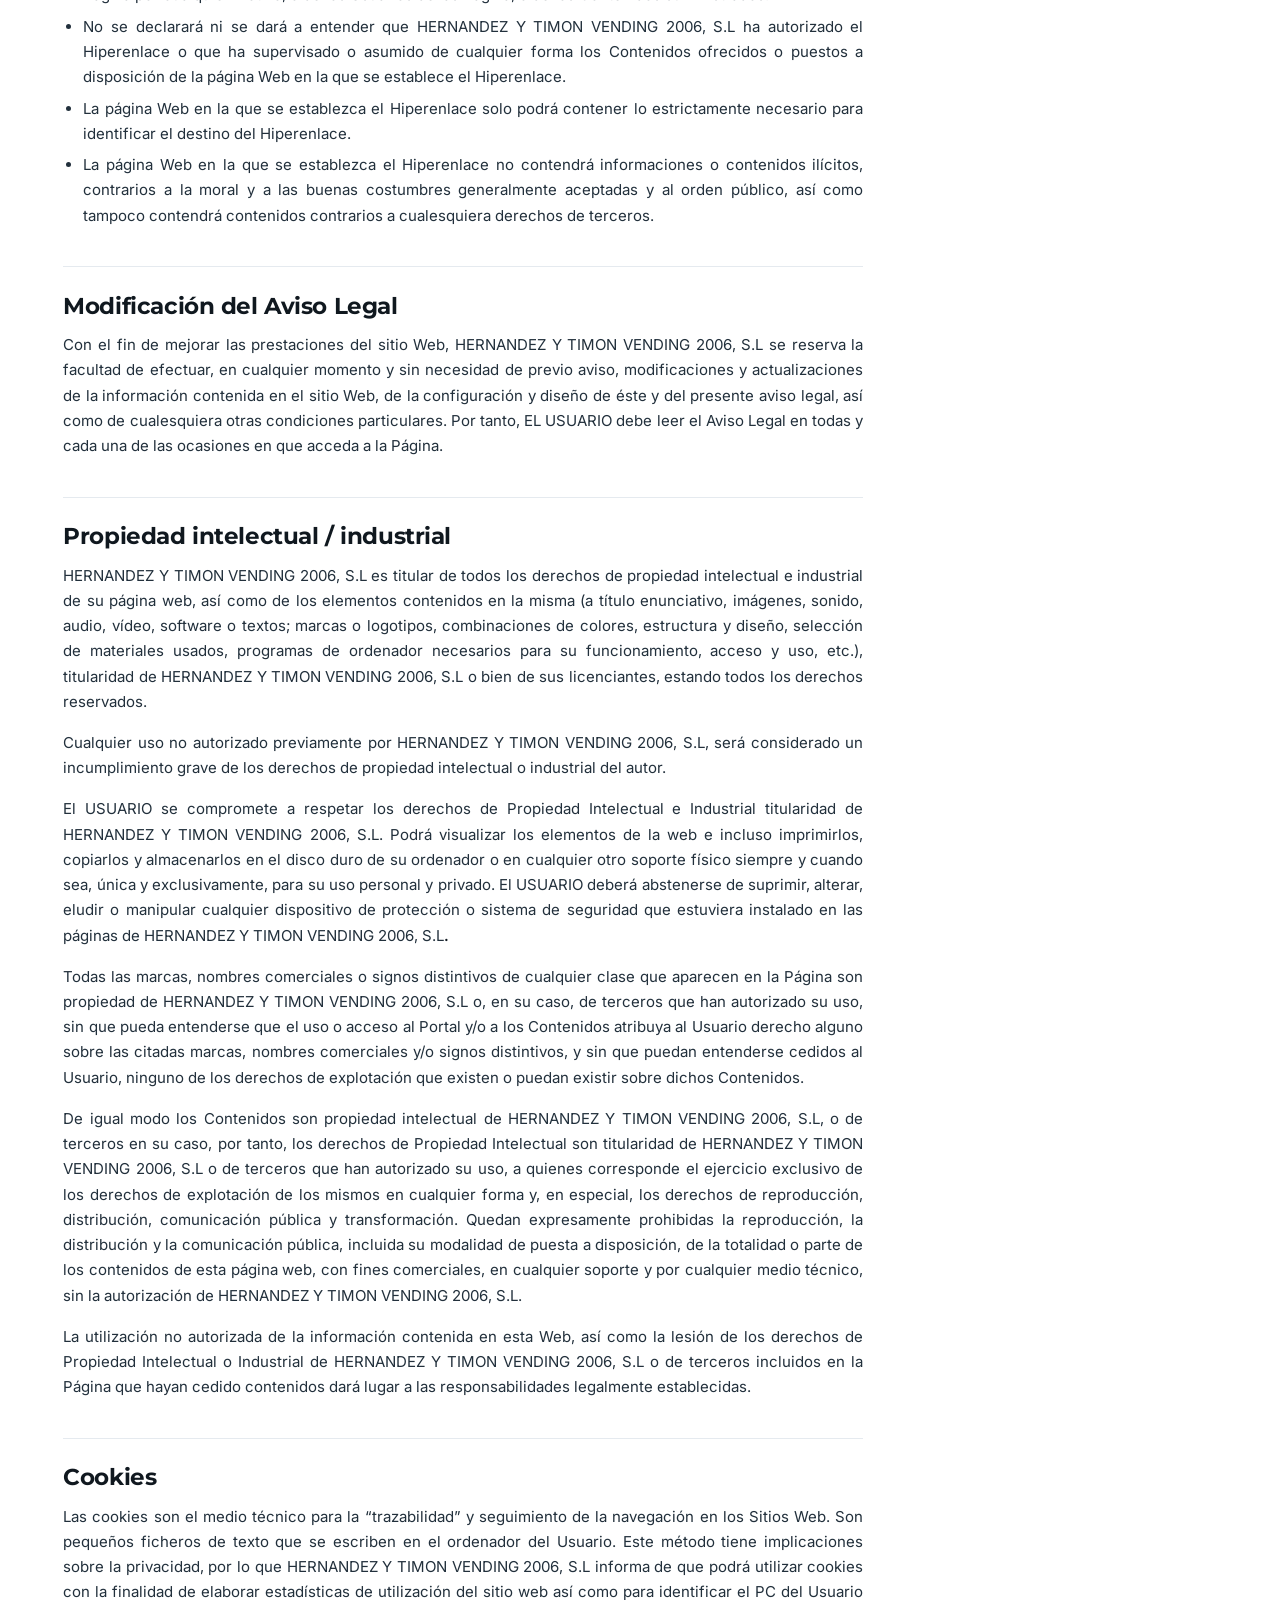
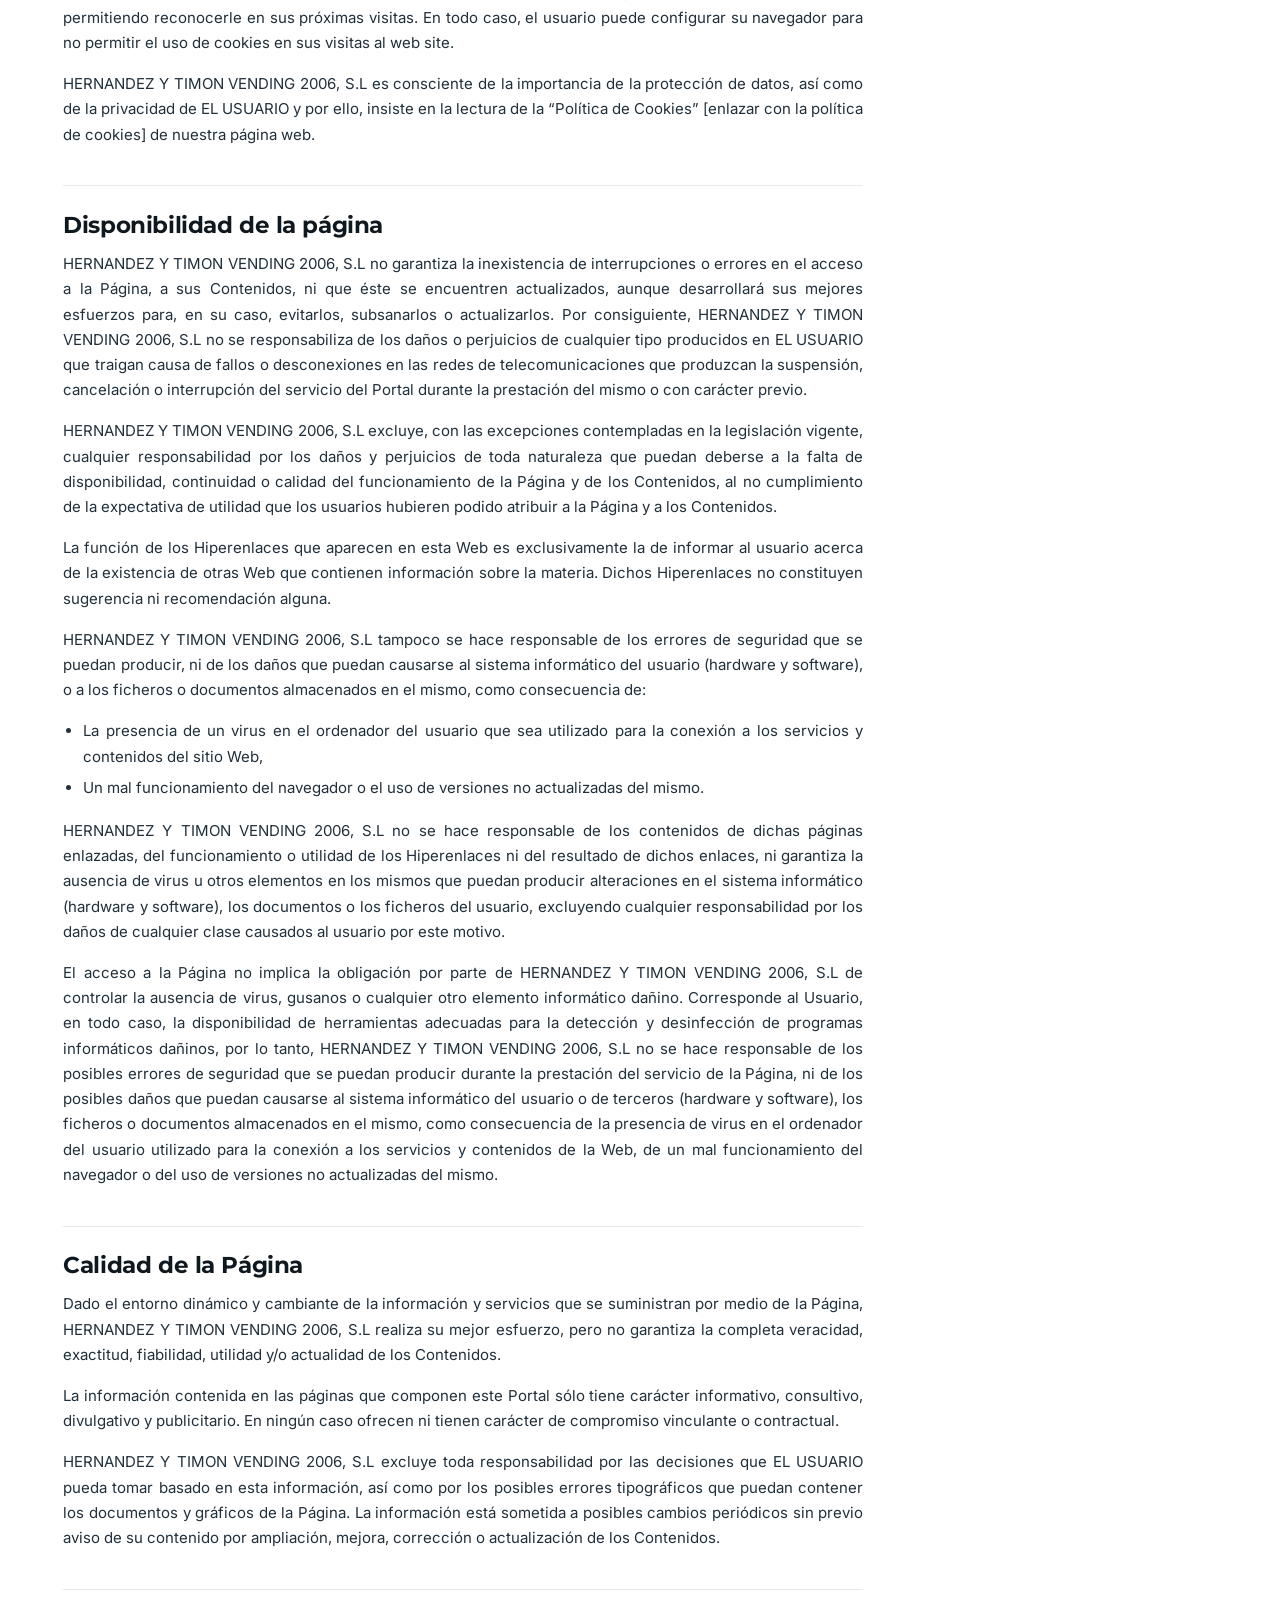
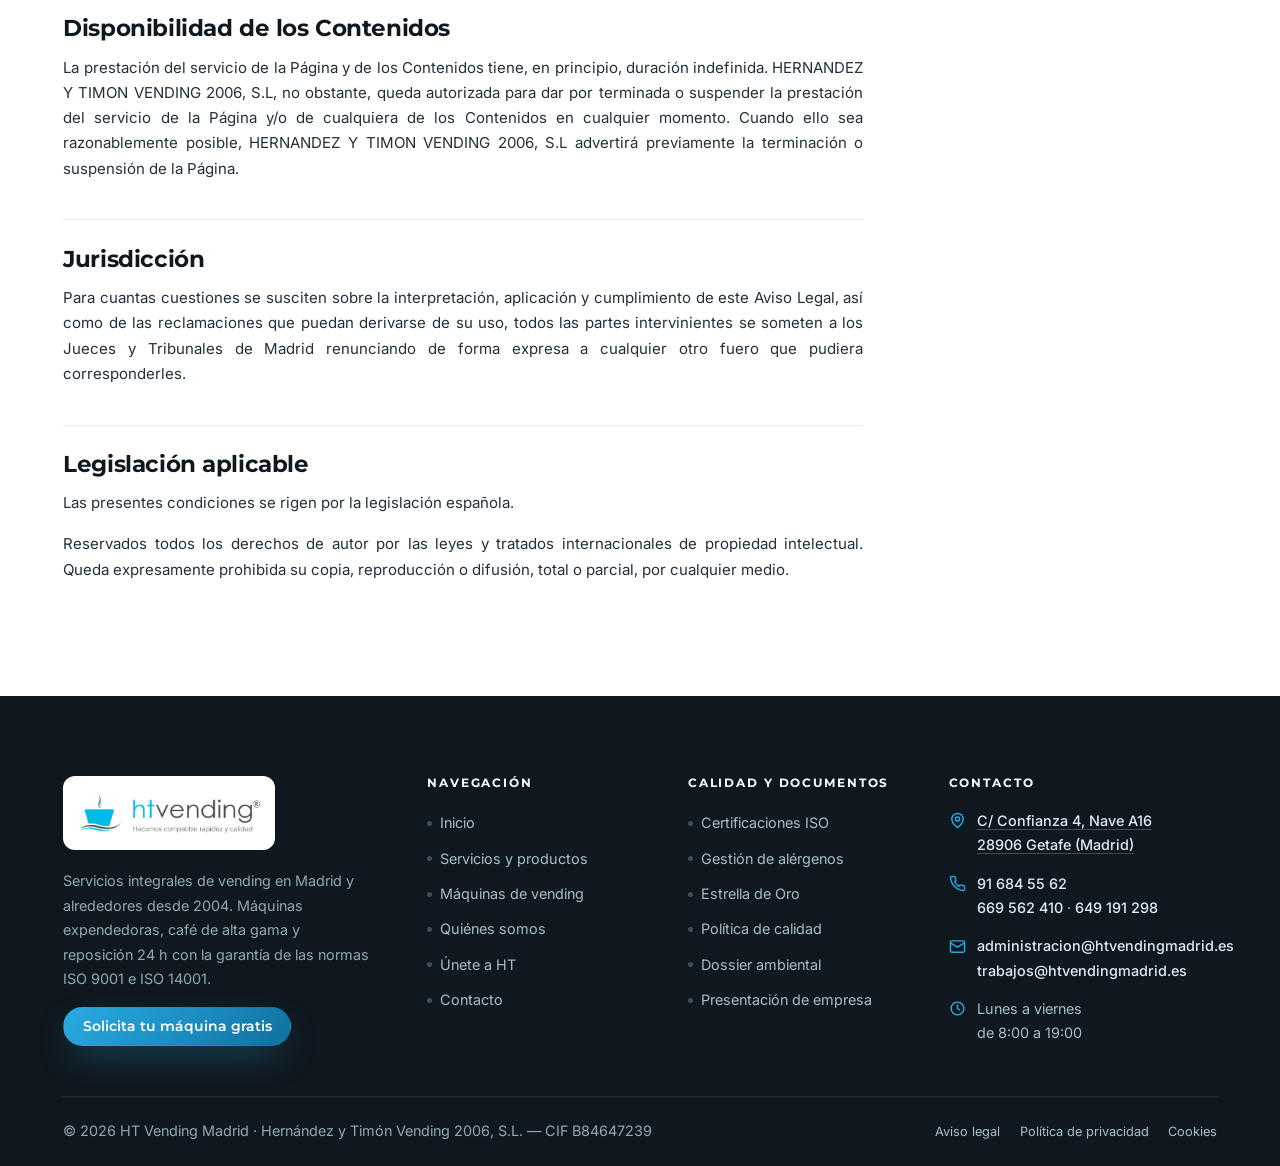
<file: legal.html>
<!DOCTYPE html>
<html lang="es">
<head>
<meta charset="utf-8">
<meta name="viewport" content="width=device-width, initial-scale=1, viewport-fit=cover">
<meta name="theme-color" content="#10181f">
<title>Aviso legal | HT Vending Madrid</title>
<meta name="description" content="Aviso legal e información sobre las condiciones de uso del sitio web de HT Vending Madrid (Hernández y Timón Vending 2006, S.L.).">
<link rel="canonical" href="https://htvendingmadrid.es/legal.html">
<meta name="robots" content="index, follow">
<meta name="author" content="HT Vending Madrid">
<meta name="geo.region" content="ES-MD">
<meta name="geo.placename" content="Getafe, Madrid">

<meta property="og:type" content="website">
<meta property="og:locale" content="es_ES">
<meta property="og:site_name" content="HT Vending Madrid">
<meta property="og:title" content="Aviso legal | HT Vending Madrid">
<meta property="og:description" content="Aviso legal e información sobre las condiciones de uso del sitio web de HT Vending Madrid (Hernández y Timón Vending 2006, S.L.).">
<meta property="og:url" content="https://htvendingmadrid.es/legal.html">
<meta property="og:image" content="https://htvendingmadrid.es/images/sld-4.jpg">
<meta name="twitter:card" content="summary_large_image">

<link rel="icon" href="assets/img/favicon.svg" type="image/svg+xml">
<link rel="apple-touch-icon" href="assets/img/favicon.svg">

<link rel="preconnect" href="https://fonts.googleapis.com">
<link rel="preconnect" href="https://fonts.gstatic.com" crossorigin>
<link rel="stylesheet" href="https://fonts.googleapis.com/css2?family=Inter:wght@400;500;600&family=Montserrat:wght@600;700&display=swap">
<link rel="stylesheet" href="assets/css/style.css">
<script src="assets/js/main.js" defer></script>

<!-- Consentimiento de cookies (Cookiebot) — heredado del sitio original -->
<script id="Cookiebot" src="https://consent.cookiebot.com/uc.js" data-cbid="958e787e-1ef2-4f35-aaab-72c7cfaec10d" data-blockingmode="auto" type="text/javascript"></script>
<!-- Google Tag Manager -->
<script>(function(w,d,s,l,i){w[l]=w[l]||[];w[l].push({'gtm.start':
new Date().getTime(),event:'gtm.js'});var f=d.getElementsByTagName(s)[0],
j=d.createElement(s),dl=l!='dataLayer'?'&l='+l:'';j.async=true;j.src=
'https://www.googletagmanager.com/gtm.js?id='+i+dl;f.parentNode.insertBefore(j,f);
})(window,document,'script','dataLayer','GTM-W7T6CT2');</script>
<!-- Fin Google Tag Manager -->
<noscript><style>.reveal{opacity:1;transform:none}.hero__slide{opacity:1}.hero__slide+.hero__slide{display:none}</style></noscript>
</head>
<body>
<!-- Google Tag Manager (noscript) -->
<noscript><iframe src="https://www.googletagmanager.com/ns.html?id=GTM-W7T6CT2" height="0" width="0" style="display:none;visibility:hidden" title="Google Tag Manager"></iframe></noscript>

<a class="skip" href="#main">Saltar al contenido</a>

<div class="topbar">
  <div class="wrap">
    <ul class="topbar__list">
      <li><svg viewBox="0 0 24 24" fill="none" stroke="currentColor" stroke-width="2" stroke-linecap="round" stroke-linejoin="round" aria-hidden="true"><path d="M22 16.92v3a2 2 0 0 1-2.18 2 19.79 19.79 0 0 1-8.63-3.07 19.5 19.5 0 0 1-6-6A19.79 19.79 0 0 1 2.09 4.18 2 2 0 0 1 4.08 2h3a2 2 0 0 1 2 1.72c.13.96.36 1.9.7 2.81a2 2 0 0 1-.45 2.11L8.09 9.91a16 16 0 0 0 6 6l1.27-1.27a2 2 0 0 1 2.11-.45c.9.34 1.85.57 2.81.7A2 2 0 0 1 22 16.92z"/></svg><a href="tel:+34916845562">91 684 55 62</a></li>
      <li><svg viewBox="0 0 24 24" fill="none" stroke="currentColor" stroke-width="2" stroke-linecap="round" stroke-linejoin="round" aria-hidden="true"><rect x="2" y="4" width="20" height="16" rx="2"/><path d="m22 7-10 6L2 7"/></svg><a href="mailto:administracion@htvendingmadrid.es">administracion@htvendingmadrid.es</a></li>
    </ul>
    <ul class="topbar__list topbar__list--sec">
      <li><svg viewBox="0 0 24 24" fill="none" stroke="currentColor" stroke-width="2" stroke-linecap="round" stroke-linejoin="round" aria-hidden="true"><circle cx="12" cy="12" r="9"/><path d="M12 7v5l3 2"/></svg>L–V de 8:00 a 19:00</li>
      <li><svg viewBox="0 0 24 24" fill="none" stroke="currentColor" stroke-width="2" stroke-linecap="round" stroke-linejoin="round" aria-hidden="true"><path d="M20 10c0 6-8 12-8 12s-8-6-8-12a8 8 0 0 1 16 0z"/><circle cx="12" cy="10" r="3"/></svg>Getafe · Madrid y alrededores</li>
    </ul>
  </div>
</div>

<header class="site-header">
  <div class="wrap">
    <a class="logo" href="index.html" aria-label="HT Vending Madrid, ir al inicio">
      <span class="logo__img" role="img" aria-label="HT Vending — Hacemos compatible rapidez y calidad"></span>
    </a>

    <button class="nav-toggle" type="button" aria-expanded="false" aria-controls="nav">
      <span class="nav-toggle__bars" aria-hidden="true"><span></span><span></span><span></span></span>
      Menú
    </button>

    <nav class="nav" id="nav" aria-label="Menú principal">
      <div class="nav__head">
        <span class="logo" style="width:170px"><span class="logo__img" role="img" aria-label="HT Vending"></span></span>
        <button class="nav__close" type="button" aria-label="Cerrar menú">
          <svg viewBox="0 0 24 24" fill="none" stroke="currentColor" stroke-width="2.2" stroke-linecap="round" aria-hidden="true"><path d="M18 6 6 18M6 6l12 12"/></svg>
        </button>
      </div>

      <ul class="nav__list">
        <li><a class="nav__link" href="index.html">Inicio</a></li>
        <li><a class="nav__link" href="servicios.html">Servicios y productos</a></li>
        <li><a class="nav__link" href="maquinas.html">Máquinas</a></li>
        <li class="has-sub">
          <button class="nav__link" type="button" aria-expanded="false">Calidad
            <svg class="chev" viewBox="0 0 24 24" fill="none" stroke="currentColor" stroke-width="2.6" stroke-linecap="round" stroke-linejoin="round" aria-hidden="true"><polyline points="6 9 12 15 18 9"/></svg>
          </button>
          <ul class="nav__sub">
            <li><a href="certificaciones.html"><svg viewBox="0 0 24 24" fill="none" stroke="currentColor" stroke-width="2" stroke-linecap="round" stroke-linejoin="round" aria-hidden="true"><circle cx="12" cy="9" r="6"/><path d="m8.2 14-1.7 7 5.5-3 5.5 3-1.7-7"/></svg>Certificaciones ISO</a></li>
            <li><a href="assets/docs/politica_calidad.pdf" target="_blank" rel="noopener"><svg viewBox="0 0 24 24" fill="none" stroke="currentColor" stroke-width="2" stroke-linecap="round" stroke-linejoin="round" aria-hidden="true"><path d="M14 2H7a2 2 0 0 0-2 2v16a2 2 0 0 0 2 2h10a2 2 0 0 0 2-2V7z"/><path d="M14 2v5h5"/></svg>Política de calidad (PDF)</a></li>
            <li><a href="assets/docs/dossier_ambiental.pdf" target="_blank" rel="noopener"><svg viewBox="0 0 24 24" fill="none" stroke="currentColor" stroke-width="2" stroke-linecap="round" stroke-linejoin="round" aria-hidden="true"><path d="M11 20A7 7 0 0 1 9.8 6.1C15.5 5 17 4.48 19 2c1 2 2 4.18 2 8 0 5.5-4.78 10-10 10z"/><path d="M2 21c0-3 1.85-5.36 5.08-6"/></svg>Dossier ambiental (PDF)</a></li>
            <li><a href="alergenos.html"><svg viewBox="0 0 24 24" fill="none" stroke="currentColor" stroke-width="2" stroke-linecap="round" stroke-linejoin="round" aria-hidden="true"><path d="M12 2a10 10 0 1 0 10 10"/><path d="M12 8v4"/><path d="M12 16h.01"/></svg>Gestión de alérgenos</a></li>
            <li><a href="excelencia.html"><svg viewBox="0 0 24 24" fill="none" stroke="currentColor" stroke-width="2" stroke-linecap="round" stroke-linejoin="round" aria-hidden="true"><path d="m12 3 2.7 5.6 6.1.9-4.4 4.3 1 6.1-5.4-2.9-5.4 2.9 1-6.1L3.2 9.5l6.1-.9z"/></svg>Estrella de Oro a la Excelencia</a></li>
          </ul>
        </li>
        <li><a class="nav__link" href="empresa.html">Quiénes somos</a></li>
        <li><a class="nav__link" href="trabajo.html">Únete a HT</a></li>
        <li><a class="nav__link" href="contacto.html">Contacto</a></li>
      </ul>

      <div class="nav__cta">
        <a class="btn btn--primary btn--block" href="tel:+34669562410">
          <svg viewBox="0 0 24 24" fill="none" stroke="currentColor" stroke-width="2" stroke-linecap="round" stroke-linejoin="round" aria-hidden="true"><path d="M22 16.92v3a2 2 0 0 1-2.18 2 19.79 19.79 0 0 1-8.63-3.07 19.5 19.5 0 0 1-6-6A19.79 19.79 0 0 1 2.09 4.18 2 2 0 0 1 4.08 2h3a2 2 0 0 1 2 1.72c.13.96.36 1.9.7 2.81a2 2 0 0 1-.45 2.11L8.09 9.91a16 16 0 0 0 6 6l1.27-1.27a2 2 0 0 1 2.11-.45c.9.34 1.85.57 2.81.7A2 2 0 0 1 22 16.92z"/></svg>
          669 562 410
        </a>
        <a class="btn btn--ghost btn--block" href="contacto.html">Solicitar una máquina</a>
      </div>
    </nav>

    <div class="header-cta">
      <a class="btn btn--primary btn--sm" href="contacto.html">Solicitar máquina</a>
    </div>
  </div>
</header>
<div class="nav-scrim" aria-hidden="true"></div>

<main id="main">

<section class="page-hero">
  <div class="page-hero__bg" aria-hidden="true"><picture><source srcset="assets/img/sld-2.webp" type="image/webp"><img src="assets/img/sld-2.jpg" alt="" width="1000" height="600" fetchpriority="high" decoding="async"></picture></div>
  <div class="wrap">
    <ol class="crumbs"><li><a href="index.html">Inicio</a></li><li>Aviso legal</li></ol>
    <p class="eyebrow">Información legal</p>
    <h1>Aviso legal y condiciones de uso</h1>
    <p>Condiciones de uso, limitaciones de responsabilidad y obligaciones de los usuarios del sitio web.</p>
  </div>
</section>
<section class="section"><div class="wrap"><div class="legal reveal"><nav class="toc reveal" aria-label="Índice del documento"><p>Contenido</p><ul><li><a href="#datos-identificativos">Datos identificativos</a></li><li><a href="#definiciones">Definiciones</a></li><li><a href="#usuarios-condiciones-de-uso">Usuarios / Condiciones de uso</a></li><li><a href="#uso-del-sitio-web">Uso del sitio web</a></li><li><a href="#politica-de-privacidad-proteccion-de-datos">Pol&iacute;tica de privacidad. Protecci&oacute;n de Datos</a></li><li><a href="#hiperenlaces">Hiperenlaces</a></li><li><a href="#modificacion-del-aviso-legal">Modificaci&oacute;n del Aviso Legal</a></li><li><a href="#propiedad-intelectual-industrial">Propiedad intelectual / industrial</a></li><li><a href="#cookies">Cookies</a></li><li><a href="#disponibilidad-de-la-pagina">Disponibilidad de la p&aacute;gina</a></li><li><a href="#calidad-de-la-pagina">Calidad de la P&aacute;gina</a></li><li><a href="#disponibilidad-de-los-contenidos">Disponibilidad de los Contenidos</a></li><li><a href="#jurisdiccion">Jurisdicci&oacute;n</a></li><li><a href="#legislacion-aplicable">Legislaci&oacute;n aplicable</a></li></ul></nav><p>En cumplimiento con el deber de informaci&oacute;n estipulado en art&iacute;culo 10 de la Ley 34/2002, de 11 de julio, de Servicios de la Sociedad de la Informaci&oacute;n y del Comercio Electr&oacute;nico, HERNANDEZ Y TIMON VENDING 2006, S.L en calidad de titular del sitio web WWW.HTVENDINGMADRID.ES,&nbsp; hace constar:</p>
<h2 id="datos-identificativos">Datos identificativos</h2>
<ul>
<li><strong>Denominaci&oacute;n social</strong>: HERNANDEZ Y TIMON VENDING 2006, S.L</li>
<li><strong>Domicilio social:</strong> C/ CONFIANZA 4, NAVE A 16 - 28906 GETAFE (MADRID)</li>
<li><strong>CIF:</strong> B84647239</li>
<li><strong>Direcci&oacute;n de correo electr&oacute;nico</strong>: ADMINISTRACION@HTVENDINGMADRID.ES</li>
<li><strong>Datos de inscripci&oacute;n en el Registro Mercantil de Madrid:</strong>Tomo _____, Libro _, Folio __, Secci&oacute;n _, Hoja _______.</li>
</ul>
<p>La presente informaci&oacute;n conforma y regula las condiciones de uso, las limitaciones de responsabilidad y las obligaciones que, los usuarios de la p&aacute;gina Web que se publica bajo el nombre de dominio WWW.HTVENDINGMADRID.ES, asumen y se comprometen a respetar.</p>
<h2 id="definiciones">Definiciones</h2>
<ul>
<li>&ldquo;P&aacute;gina&rdquo;, dominio HTVENDINGMADRID.ES que se pone a disposici&oacute;n de los Usuarios de Internet.</li>
<li>&ldquo;Usuario&rdquo;, persona f&iacute;sica o jur&iacute;dica que utiliza o navega por la P&aacute;gina.</li>
<li>&ldquo;Contenido&rdquo;, son las p&aacute;ginas que conforman la totalidad del dominio HTVENDINGMADRID.ES, las cuales conforman la informaci&oacute;n y los servicios que HERNANDEZ Y TIMON VENDING 2006, S.L pone a disposici&oacute;n de los Usuarios de Internet. En ellas se contienen los mensajes, textos, fotograf&iacute;as, gr&aacute;ficos, iconos, logos, tecnolog&iacute;a, links, texturas, dibujos, archivos de sonido y/o imagen, grabaciones, software, aspecto, dise&ntilde;o gr&aacute;fico y c&oacute;digos fuente y, en general, cualquier clase de material contenido en la P&aacute;gina.</li>
<li>&ldquo;Web&rdquo;, palabra t&eacute;cnica que describe el sistema de acceso a la informaci&oacute;n v&iacute;a Internet, que se configura por medio de p&aacute;ginas confeccionadas con lenguaje HTML o similar, y mecanismos de programaci&oacute;n tales como java, javascript, PHP, u otros, etc. En estas p&aacute;ginas dise&ntilde;adas y publicadas bajo un nombre de dominio Internet son el resultado de la informaci&oacute;n que el titular pone a disposici&oacute;n de los Usuarios de Internet.</li>
<li>&ldquo;Hiperenlace&rdquo;, t&eacute;cnica por la cual un Usuario puede navegar por diferentes p&aacute;ginas de la Web, o por Internet, con un simple click sobre el texto, icono, bot&oacute;n o indicativo que contiene el enlace.</li>
<li>&ldquo;Cookies&rdquo;, medio t&eacute;cnico para la &ldquo;trazabilidad&rdquo; y seguimiento de la navegaci&oacute;n en los sitios Web. Son peque&ntilde;os ficheros de texto que se escriben en el ordenador del Usuario. Este m&eacute;todo tiene implicaciones sobre la privacidad, por lo que HERNANDEZ Y TIMON VENDING 2006, S.L avisar&aacute; oportuna y fehacientemente de su utilizaci&oacute;n en el momento en que se implanten en la P&aacute;gina.</li>
</ul>
<h2 id="usuarios-condiciones-de-uso">Usuarios / Condiciones de uso</h2>
<p>El acceso y/o uso de este sitio web de WWW.HTVENDINGMADRID.ES atribuye la condici&oacute;n de USUARIO, que acepta, desde dicho acceso y/o uso, los presentes t&eacute;rminos de uso, sin reservas de todas y cada una de las cl&aacute;usulas y condiciones generales incluidas en el Aviso Legal. </p>
<p>Si el Usuario no estuviera conforme con las cl&aacute;usulas y condiciones de uso de este Aviso Legal, se abstendr&aacute; de utilizar la P&aacute;gina.</p>
<h2 id="uso-del-sitio-web">Uso del sitio web</h2>
<p>WWW.HTVENDINGMADRID.ES proporciona el acceso a art&iacute;culos, informaciones y datos (en adelante, &ldquo;LOS CONTENIDOS&rdquo;) propiedad de HERNANDEZ Y TIMON VENDING 2006, S.L. El USUARIO asume la responsabilidad del uso de la web. </p>
<p>Algunas p&aacute;ginas del sitio Web (WWW.HTVENDINGMADRID.ES) pueden permitir la participaci&oacute;n mediante comentarios, pudiendo en tal caso cualquier usuario enviar textos a trav&eacute;s del formulario establecido a tal efecto. Al enviar dichos textos, haciendo clic en el enlace correspondiente, El USUARIO se compromete y acepta, a hacer un uso adecuado de los contenidos que WWW.HTVENDINGMADRID.ES ofrece a trav&eacute;s de su web, a no emplearlos para:</p>
<ul>
<li>incurrir en actividades il&iacute;citas, ilegales o contrarias a la buena fe y al orden p&uacute;blico. </li>
<li>difundir contenidos o propaganda de car&aacute;cter racista, xen&oacute;fobo, pornogr&aacute;fico-ilegal, de apolog&iacute;a del terrorismo o atentatorio contra los derechos humanos.</li>
<li>provocar da&ntilde;os en los sistemas f&iacute;sicos y l&oacute;gicos de HTVENDINGMADRID.ES, de sus proveedores o de terceras personas, introducir o difundir en la red virus inform&aacute;ticos o cualesquiera otros sistemas f&iacute;sicos o l&oacute;gicos que sean susceptibles de provocar los da&ntilde;os anteriormente mencionados.</li>
<li>intentar acceder y, en su caso, utilizar las cuentas de correo electr&oacute;nico de otros usuarios y modificar o manipular sus mensajes.</li>
<li>En definitiva, a respetar la legislaci&oacute;n aplicable, la moral y buenas costumbres generalmente aceptadas, el orden p&uacute;blico y las presentes condiciones generales de acceso y utilizaci&oacute;n.</li>
</ul>
<p>A tal efecto, EL USUARIO se obliga y compromete a NO utilizar cualquiera de los Contenidos con fines o efectos il&iacute;citos, prohibidos en el Aviso Legal o por la legislaci&oacute;n vigente, lesivos de los derechos e intereses de terceros, o que de cualquier forma puedan da&ntilde;ar, inutilizar, sobrecargar, deteriorar o impedir la normal utilizaci&oacute;n de los Contenidos, los equipos inform&aacute;ticos o los documentos, archivos y toda clase de contenidos almacenados en cualquier equipo inform&aacute;tico propios o contratados por HERNANDEZ Y TIMON VENDING 2006, S.L, de otros Usuarios o de cualquier usuario de Internet (hardware y software).</p>
<p>EL USUARIO se obliga y se compromete a no transmitir, difundir o poner a disposici&oacute;n de terceros cualquier clase de material contenido en la P&aacute;gina, tales como informaciones, textos, datos, contenidos, mensajes, gr&aacute;ficos, dibujos, archivos de sonido y/o imagen, fotograf&iacute;as, grabaciones, software, logotipos, marcas, iconos, tecnolog&iacute;a, fotograf&iacute;as, software, enlaces, dise&ntilde;o gr&aacute;fico y c&oacute;digos fuente, o cualquier otro material al que tuviera acceso en su condici&oacute;n de Usuario de la P&aacute;gina, sin que esta enumeraci&oacute;n tenga car&aacute;cter limitativo.</p>
<p>Asimismo, de conformidad con todo ello, EL USUARIO no podr&aacute;:</p>
<ul>
<li>Reproducir, copiar, distribuir, poner a disposici&oacute;n o de cualquier otra forma comunicar p&uacute;blicamente, transformar o modificar los Contenidos, a menos que se cuente con la autorizaci&oacute;n escrita y expl&iacute;cita de HERNANDEZ Y TIMON VENDING 2006, S.L, que es titular de los correspondientes derechos, o bien que ello resulte legalmente permitido.</li>
<li>Suprimir, manipular o de cualquier forma alterar el "copyright" y dem&aacute;s datos identificativos de la reserva de derechos de HERNANDEZ Y TIMON VENDING 2006, S.L o de sus titulares, de las huellas y/o identificadores digitales, o de cualesquiera otros medios t&eacute;cnicos establecidos para su reconocimiento.</li>
<li>El Usuario deber&aacute; abstenerse de obtener e incluso de intentar obtener los Contenidos empleando para ello medios o procedimientos distintos de los que, seg&uacute;n los casos, se hayan puesto a su disposici&oacute;n a este efecto o se hayan indicado a este efecto en las p&aacute;ginas Web donde se encuentren los Contenidos o, en general, de los que se empleen habitualmente en Internet a este efecto siempre que no entra&ntilde;en un riesgo de da&ntilde;o o inutilizaci&oacute;n de la P&aacute;gina, y/o de los Contenidos.</li>
</ul>
<p>Del mismo modo, El USUARIO reconoce:</p>
<ul>
<li>Que HERNANDEZ Y TIMON VENDING 2006, S.L no responder&aacute; de forma alguna por las opiniones vertidas por los usuarios, que participan bajo su &uacute;nica y exclusiva responsabilidad.</li>
<li>Que los comentarios de los usuarios no representan las opiniones de HERNANDEZ Y TIMON VENDING 2006, S.L, de sus socios o de sus empleados.</li>
<li>Que HERNANDEZ Y TIMON VENDING 2006, S.L no garantiza, en ning&uacute;n caso, la publicaci&oacute;n de los contenidos enviados por los usuarios. En tal sentido, todos los comentarios recibidos ser&aacute;n revisados autom&aacute;ticamente por un filtro antispam y moderados, en cuanto a su forma, por un administrador del sitio Web, que actuar&aacute; en todo caso respetando las libertades democr&aacute;ticas de expresi&oacute;n e informaci&oacute;n.</li>
</ul>
<p>Asimismo, HERNANDEZ Y TIMON VENDING 2006, S.L se reserva el derecho de retirar todos aquellos comentarios y aportaciones que vulneren el respeto a la dignidad de la persona, que sean discriminatorios, xen&oacute;fobos, racistas, pornogr&aacute;ficos, que atenten contra la juventud o la infancia, el orden o la seguridad p&uacute;blica o que, a su juicio, no resultaran adecuados para su publicaci&oacute;n.</p>
<p>En cualquier caso, WWW.HTVENDINGMADRID.ES no ser&aacute; responsable de las opiniones vertidas por los usuarios a trav&eacute;s del blog u otras herramientas de participaci&oacute;n que puedan crearse, conforme a lo previsto en la normativa de aplicaci&oacute;n.</p>
<h2 id="politica-de-privacidad-proteccion-de-datos">Pol&iacute;tica de privacidad. Protecci&oacute;n de Datos</h2>
<p>HERNANDEZ Y TIMON VENDING 2006, S.L es consciente de la importancia de la protecci&oacute;n de datos, as&iacute; como de la privacidad de EL USUARIO y por ello, ha implementado una pol&iacute;tica de tratamiento de datos orientada a proveer la m&aacute;xima seguridad en el uso y recogida de los mismos, garantizando el cumplimiento de la normativa vigente en la materia y configurando dicha pol&iacute;tica como uno de los pilares b&aacute;sicos en las l&iacute;neas de actuaci&oacute;n de la entidad. Por ello, HERNANDEZ Y TIMON VENDING 2006, S.L insiste en la lectura obligada de su &ldquo;Pol&iacute;tica de Privacidad&rdquo;</p>
<h2 id="hiperenlaces">Hiperenlaces</h2>
<p>Como un servicio a nuestros visitantes, nuestro sitio web puede incluir hiperv&iacute;nculos a otros sitios que no son operados o controlados por HERNANDEZ Y TIMON VENDING 2006, S.L. Por ello, HERNANDEZ Y TIMON VENDING 2006, S.L no garantiza, ni se hace responsable de la licitud, fiabilidad, utilidad, veracidad y actualidad de los contenidos de tales sitios web o de sus pr&aacute;cticas de privacidad. Por favor, antes de proporcionar su informaci&oacute;n personal a estos sitios web ajenos a WWW.HTVENDINGMADRID.ES, tenga en cuenta que sus pr&aacute;cticas de privacidad pueden diferir de las nuestras.</p>
<p>Asimismo, aquellas personas que se propongan establecer hiperenlaces entre su p&aacute;gina Web y la nuestra (WWW.HTVENDINGMADRID.ES) deber&aacute;n observar y cumplir las condiciones siguientes:</p>
<ul>
<li>No ser&aacute; necesaria autorizaci&oacute;n previa cuando el Hiperenlace permita &uacute;nicamente el acceso a la p&aacute;gina de inicio, pero no podr&aacute; reproducirla de ninguna forma. Cualquier otra forma de Hiperenlace requerir&aacute; la autorizaci&oacute;n expresa e inequ&iacute;voca por escrito por parte de HERNANDEZ Y TIMON VENDING 2006, S.L.</li>
<li>No se crear&aacute;n &ldquo;marcos&rdquo; (&ldquo;<em>frames</em>&rdquo;) con las p&aacute;ginas Web ni sobre las p&aacute;ginas Web de HERNANDEZ Y TIMON VENDING 2006, S.L.</li>
<li>No se realizar&aacute;n manifestaciones o indicaciones falsas, inexactas, u ofensivas sobre HERNANDEZ Y TIMON VENDING 2006, S.L sus directivos, sus empleados o colaboradores, o de las personas que se relacionen en la P&aacute;gina por cualquier motivo, o de los Usuarios de las P&aacute;gina, o de los Contenidos suministrados.</li>
<li>No se declarar&aacute; ni se dar&aacute; a entender que HERNANDEZ Y TIMON VENDING 2006, S.L ha autorizado el Hiperenlace o que ha supervisado o asumido de cualquier forma los Contenidos ofrecidos o puestos a disposici&oacute;n de la p&aacute;gina Web en la que se establece el Hiperenlace.</li>
<li>La p&aacute;gina Web en la que se establezca el Hiperenlace solo podr&aacute; contener lo estrictamente necesario para identificar el destino del Hiperenlace.</li>
<li>La p&aacute;gina Web en la que se establezca el Hiperenlace no contendr&aacute; informaciones o contenidos il&iacute;citos, contrarios a la moral y a las buenas costumbres generalmente aceptadas y al orden p&uacute;blico, as&iacute; como tampoco contendr&aacute; contenidos contrarios a cualesquiera derechos de terceros.</li>
</ul>
<h2 id="modificacion-del-aviso-legal">Modificaci&oacute;n del Aviso Legal</h2>
<p>Con el fin de mejorar las prestaciones del sitio Web, HERNANDEZ Y TIMON VENDING 2006, S.L se reserva la facultad de efectuar, en cualquier momento y sin necesidad de previo aviso, modificaciones y actualizaciones de la informaci&oacute;n contenida en el sitio Web, de la configuraci&oacute;n y dise&ntilde;o de &eacute;ste y del presente aviso legal, as&iacute; como de cualesquiera otras condiciones particulares. Por tanto, EL USUARIO debe leer el Aviso Legal en todas y cada una de las ocasiones en que acceda a la P&aacute;gina.</p>
<h2 id="propiedad-intelectual-industrial">Propiedad intelectual / industrial</h2>
<p>HERNANDEZ Y TIMON VENDING 2006, S.L es titular de todos los derechos de propiedad intelectual e industrial de su p&aacute;gina web, as&iacute; como de los elementos contenidos en la misma (a t&iacute;tulo enunciativo, im&aacute;genes, sonido, audio, v&iacute;deo, software o textos; marcas o logotipos, combinaciones de colores, estructura y dise&ntilde;o, selecci&oacute;n de materiales usados, programas de ordenador necesarios para su funcionamiento, acceso y uso, etc.), titularidad de HERNANDEZ Y TIMON VENDING 2006, S.L o bien de sus licenciantes, estando todos los derechos reservados.</p>
<p>Cualquier uso no autorizado previamente por HERNANDEZ Y TIMON VENDING 2006, S.L, ser&aacute; considerado un incumplimiento grave de los derechos de propiedad intelectual o industrial del autor.</p>
<p>El USUARIO se compromete a respetar los derechos de Propiedad Intelectual e Industrial titularidad de HERNANDEZ Y TIMON VENDING 2006, S.L. Podr&aacute; visualizar los elementos de la web e incluso imprimirlos, copiarlos y almacenarlos en el disco duro de su ordenador o en cualquier otro soporte f&iacute;sico siempre y cuando sea, &uacute;nica y exclusivamente, para su uso personal y privado. El USUARIO deber&aacute; abstenerse de suprimir, alterar, eludir o manipular cualquier dispositivo de protecci&oacute;n o sistema de seguridad que estuviera instalado en las p&aacute;ginas de HERNANDEZ Y TIMON VENDING 2006, S.L<strong>.</strong></p>
<p>Todas las marcas, nombres comerciales o signos distintivos de cualquier clase que aparecen en la P&aacute;gina son propiedad de HERNANDEZ Y TIMON VENDING 2006, S.L o, en su caso, de terceros que han autorizado su uso, sin que pueda entenderse que el uso o acceso al Portal y/o a los Contenidos atribuya al Usuario derecho alguno sobre las citadas marcas, nombres comerciales y/o signos distintivos, y sin que puedan entenderse cedidos al Usuario, ninguno de los derechos de explotaci&oacute;n que existen o puedan existir sobre dichos Contenidos.</p>
<p>De igual modo los Contenidos son propiedad intelectual de HERNANDEZ Y TIMON VENDING 2006, S.L, o de terceros en su caso, por tanto, los derechos de Propiedad Intelectual son titularidad de HERNANDEZ Y TIMON VENDING 2006, S.L o de terceros que han autorizado su uso, a quienes corresponde el ejercicio exclusivo de los derechos de explotaci&oacute;n de los mismos en cualquier forma y, en especial, los derechos de reproducci&oacute;n, distribuci&oacute;n, comunicaci&oacute;n p&uacute;blica y transformaci&oacute;n. Quedan expresamente prohibidas la reproducci&oacute;n, la distribuci&oacute;n y la comunicaci&oacute;n p&uacute;blica, incluida su modalidad de puesta a disposici&oacute;n, de la totalidad o parte de los contenidos de esta p&aacute;gina web, con fines comerciales, en cualquier soporte y por cualquier medio t&eacute;cnico, sin la autorizaci&oacute;n de HERNANDEZ Y TIMON VENDING 2006, S.L.</p>
<p>La utilizaci&oacute;n no autorizada de la informaci&oacute;n contenida en esta Web, as&iacute; como la lesi&oacute;n de los derechos de Propiedad Intelectual o Industrial de HERNANDEZ Y TIMON VENDING 2006, S.L o de terceros incluidos en la P&aacute;gina que hayan cedido contenidos dar&aacute; lugar a las responsabilidades legalmente establecidas.</p>
<h2 id="cookies">Cookies</h2>
<p>Las cookies son el medio t&eacute;cnico para la &ldquo;trazabilidad&rdquo; y seguimiento de la navegaci&oacute;n en los Sitios Web. Son peque&ntilde;os ficheros de texto que se escriben en el ordenador del Usuario. Este m&eacute;todo tiene implicaciones sobre la privacidad, por lo que HERNANDEZ Y TIMON VENDING 2006, S.L informa de que podr&aacute; utilizar cookies con la finalidad de elaborar estad&iacute;sticas de utilizaci&oacute;n del sitio web as&iacute; como para identificar el PC del Usuario permitiendo reconocerle en sus pr&oacute;ximas visitas. En todo caso, el usuario puede configurar su navegador para no permitir el uso de cookies en sus visitas al web site.</p>
<p>HERNANDEZ Y TIMON VENDING 2006, S.L es consciente de la importancia de la protecci&oacute;n de datos, as&iacute; como de la privacidad de EL USUARIO y por ello, insiste en la lectura de la &ldquo;Pol&iacute;tica de Cookies&rdquo; [enlazar con la pol&iacute;tica de cookies] de nuestra p&aacute;gina web. </p>
<h2 id="disponibilidad-de-la-pagina">Disponibilidad de la p&aacute;gina</h2>
<p>HERNANDEZ Y TIMON VENDING 2006, S.L no garantiza la inexistencia de interrupciones o errores en el acceso a la P&aacute;gina, a sus Contenidos, ni que &eacute;ste se encuentren actualizados, aunque desarrollar&aacute; sus mejores esfuerzos para, en su caso, evitarlos, subsanarlos o actualizarlos. Por consiguiente, HERNANDEZ Y TIMON VENDING 2006, S.L no se responsabiliza de los da&ntilde;os o perjuicios de cualquier tipo producidos en EL USUARIO que traigan causa de fallos o desconexiones en las redes de telecomunicaciones que produzcan la suspensi&oacute;n, cancelaci&oacute;n o interrupci&oacute;n del servicio del Portal durante la prestaci&oacute;n del mismo o con car&aacute;cter previo. </p>
<p>HERNANDEZ Y TIMON VENDING 2006, S.L excluye, con las excepciones contempladas en la legislaci&oacute;n vigente, cualquier responsabilidad por los da&ntilde;os y perjuicios de toda naturaleza que puedan deberse a la falta de disponibilidad, continuidad o calidad del funcionamiento de la P&aacute;gina y de los Contenidos, al no cumplimiento de la expectativa de utilidad que los usuarios hubieren podido atribuir a la P&aacute;gina y a los Contenidos.</p>
<p>La funci&oacute;n de los Hiperenlaces que aparecen en esta Web es exclusivamente la de informar al usuario acerca de la existencia de otras Web que contienen informaci&oacute;n sobre la materia. Dichos Hiperenlaces no constituyen sugerencia ni recomendaci&oacute;n alguna.</p>
<p>HERNANDEZ Y TIMON VENDING 2006, S.L tampoco se hace responsable de los errores de seguridad que se puedan producir, ni de los da&ntilde;os que puedan causarse al sistema inform&aacute;tico del usuario (hardware y software), o a los ficheros o documentos almacenados en el mismo, como consecuencia de:</p>
<ul>
<li>La presencia de un virus en el ordenador del usuario que sea utilizado para la conexi&oacute;n a los servicios y contenidos del sitio Web,</li>
<li>Un mal funcionamiento del navegador o el uso de versiones no actualizadas del mismo.</li>
</ul>
<p>HERNANDEZ Y TIMON VENDING 2006, S.L no se hace responsable de los contenidos de dichas p&aacute;ginas enlazadas, del funcionamiento o utilidad de los Hiperenlaces ni del resultado de dichos enlaces, ni garantiza la ausencia de virus u otros elementos en los mismos que puedan producir alteraciones en el sistema inform&aacute;tico (hardware y software), los documentos o los ficheros del usuario, excluyendo cualquier responsabilidad por los da&ntilde;os de cualquier clase causados al usuario por este motivo.</p>
<p>El acceso a la P&aacute;gina no implica la obligaci&oacute;n por parte de HERNANDEZ Y TIMON VENDING 2006, S.L de controlar la ausencia de virus, gusanos o cualquier otro elemento inform&aacute;tico da&ntilde;ino. Corresponde al Usuario, en todo caso, la disponibilidad de herramientas adecuadas para la detecci&oacute;n y desinfecci&oacute;n de programas inform&aacute;ticos da&ntilde;inos, por lo tanto, HERNANDEZ Y TIMON VENDING 2006, S.L no se hace responsable de los posibles errores de seguridad que se puedan producir durante la prestaci&oacute;n del servicio de la P&aacute;gina, ni de los posibles da&ntilde;os que puedan causarse al sistema inform&aacute;tico del usuario o de terceros (hardware y software), los ficheros o documentos almacenados en el mismo, como consecuencia de la presencia de virus en el ordenador del usuario utilizado para la conexi&oacute;n a los servicios y contenidos de la Web, de un mal funcionamiento del navegador o del uso de versiones no actualizadas del mismo.</p>
<h2 id="calidad-de-la-pagina">Calidad de la P&aacute;gina</h2>
<p>Dado el entorno din&aacute;mico y cambiante de la informaci&oacute;n y servicios que se suministran por medio de la P&aacute;gina, HERNANDEZ Y TIMON VENDING 2006, S.L realiza su mejor esfuerzo, pero no garantiza la completa veracidad, exactitud, fiabilidad, utilidad y/o actualidad de los Contenidos.</p>
<p>La informaci&oacute;n contenida en las p&aacute;ginas que componen este Portal s&oacute;lo tiene car&aacute;cter informativo, consultivo, divulgativo y publicitario. En ning&uacute;n caso ofrecen ni tienen car&aacute;cter de compromiso vinculante o contractual.</p>
<p>HERNANDEZ Y TIMON VENDING 2006, S.L excluye toda responsabilidad por las decisiones que EL USUARIO pueda tomar basado en esta informaci&oacute;n, as&iacute; como por los posibles errores tipogr&aacute;ficos que puedan contener los documentos y gr&aacute;ficos de la P&aacute;gina. La informaci&oacute;n est&aacute; sometida a posibles cambios peri&oacute;dicos sin previo aviso de su contenido por ampliaci&oacute;n, mejora, correcci&oacute;n o actualizaci&oacute;n de los Contenidos.</p>
<h2 id="disponibilidad-de-los-contenidos">Disponibilidad de los Contenidos</h2>
<p>La prestaci&oacute;n del servicio de la P&aacute;gina y de los Contenidos tiene, en principio, duraci&oacute;n indefinida. HERNANDEZ Y TIMON VENDING 2006, S.L, no obstante, queda autorizada para dar por terminada o suspender la prestaci&oacute;n del servicio de la P&aacute;gina y/o de cualquiera de los Contenidos en cualquier momento. Cuando ello sea razonablemente posible, HERNANDEZ Y TIMON VENDING 2006, S.L advertir&aacute; previamente la terminaci&oacute;n o suspensi&oacute;n de la P&aacute;gina.</p>
<h2 id="jurisdiccion">Jurisdicci&oacute;n</h2>
<p>Para cuantas cuestiones se susciten sobre la interpretaci&oacute;n, aplicaci&oacute;n y cumplimiento de este Aviso Legal, as&iacute; como de las reclamaciones que puedan derivarse de su uso, todos las partes intervinientes se someten a los Jueces y Tribunales de Madrid renunciando de forma expresa a cualquier otro fuero que pudiera corresponderles.</p>
<h2 id="legislacion-aplicable">Legislaci&oacute;n aplicable</h2>
<p>Las presentes condiciones se rigen por la legislaci&oacute;n espa&ntilde;ola.</p>
<p>Reservados todos los derechos de autor por las leyes y tratados internacionales de propiedad intelectual. Queda expresamente prohibida su copia, reproducci&oacute;n o difusi&oacute;n, total o parcial, por cualquier medio.</p>
</div>
</div></div></div></section>
</main>

<footer class="site-footer">
  <div class="wrap">
    <div class="footer-grid">
      <div>
        <span class="logo footer-logo"><span class="logo__img" role="img" aria-label="HT Vending — Hacemos compatible rapidez y calidad"></span></span>
        <p>Servicios integrales de vending en Madrid y alrededores desde 2004. Máquinas expendedoras, café de alta gama y reposición 24 h con la garantía de las normas ISO 9001 e ISO 14001.</p>
        <p style="margin-bottom:0"><a class="btn btn--primary btn--sm" href="contacto.html">Solicita tu máquina gratis</a></p>
      </div>

      <div>
        <h4>Navegación</h4>
        <ul class="f-list">
          <li><a href="index.html">Inicio</a></li>
          <li><a href="servicios.html">Servicios y productos</a></li>
          <li><a href="maquinas.html">Máquinas de vending</a></li>
          <li><a href="empresa.html">Quiénes somos</a></li>
          <li><a href="trabajo.html">Únete a HT</a></li>
          <li><a href="contacto.html">Contacto</a></li>
        </ul>
      </div>

      <div>
        <h4>Calidad y documentos</h4>
        <ul class="f-list">
          <li><a href="certificaciones.html">Certificaciones ISO</a></li>
          <li><a href="alergenos.html">Gestión de alérgenos</a></li>
          <li><a href="excelencia.html">Estrella de Oro</a></li>
          <li><a href="assets/docs/politica_calidad.pdf" target="_blank" rel="noopener">Política de calidad</a></li>
          <li><a href="assets/docs/dossier_ambiental.pdf" target="_blank" rel="noopener">Dossier ambiental</a></li>
          <li><a href="assets/docs/presentacion-htvending.pdf" target="_blank" rel="noopener">Presentación de empresa</a></li>
        </ul>
      </div>

      <div>
        <h4>Contacto</h4>
        <ul class="f-contact">
          <li>
            <svg viewBox="0 0 24 24" fill="none" stroke="currentColor" stroke-width="2" stroke-linecap="round" stroke-linejoin="round" aria-hidden="true"><path d="M20 10c0 6-8 12-8 12s-8-6-8-12a8 8 0 0 1 16 0z"/><circle cx="12" cy="10" r="3"/></svg>
            <span><a href="https://www.google.com/maps/search/?api=1&amp;query=Calle%20Confianza%204%2C%2028906%20Getafe%2C%20Madrid" target="_blank" rel="noopener" aria-label="Ver la dirección de HT Vending Madrid en Google Maps">C/ Confianza 4, Nave A16<br>28906 Getafe (Madrid)</a></span>
          </li>
          <li>
            <svg viewBox="0 0 24 24" fill="none" stroke="currentColor" stroke-width="2" stroke-linecap="round" stroke-linejoin="round" aria-hidden="true"><path d="M22 16.92v3a2 2 0 0 1-2.18 2 19.79 19.79 0 0 1-8.63-3.07 19.5 19.5 0 0 1-6-6A19.79 19.79 0 0 1 2.09 4.18 2 2 0 0 1 4.08 2h3a2 2 0 0 1 2 1.72c.13.96.36 1.9.7 2.81a2 2 0 0 1-.45 2.11L8.09 9.91a16 16 0 0 0 6 6l1.27-1.27a2 2 0 0 1 2.11-.45c.9.34 1.85.57 2.81.7A2 2 0 0 1 22 16.92z"/></svg>
            <span><a href="tel:+34916845562">91 684 55 62</a><br><a href="tel:+34669562410">669 562 410</a> · <a href="tel:+34649191298">649 191 298</a></span>
          </li>
          <li>
            <svg viewBox="0 0 24 24" fill="none" stroke="currentColor" stroke-width="2" stroke-linecap="round" stroke-linejoin="round" aria-hidden="true"><rect x="2" y="4" width="20" height="16" rx="2"/><path d="m22 7-10 6L2 7"/></svg>
            <span><a href="mailto:administracion@htvendingmadrid.es">administracion@htvendingmadrid.es</a><br><a href="mailto:trabajos@htvendingmadrid.es">trabajos@htvendingmadrid.es</a></span>
          </li>
          <li>
            <svg viewBox="0 0 24 24" fill="none" stroke="currentColor" stroke-width="2" stroke-linecap="round" stroke-linejoin="round" aria-hidden="true"><circle cx="12" cy="12" r="9"/><path d="M12 7v5l3 2"/></svg>
            <span>Lunes a viernes<br>de 8:00 a 19:00</span>
          </li>
        </ul>
      </div>
    </div>

    <div class="footer-bottom">
      <p style="margin:0">© <span data-year>2026</span> HT Vending Madrid · Hernández y Timón Vending 2006, S.L. — CIF B84647239</p>
      <nav aria-label="Enlaces legales">
        <a href="legal.html">Aviso legal</a>
        <a href="privacidad.html">Política de privacidad</a>
        <a href="cookies.html">Cookies</a>
      </nav>
    </div>
  </div>
</footer>

<a class="call-fab" href="tel:+34669562410">
  <svg viewBox="0 0 24 24" fill="none" stroke="currentColor" stroke-width="2" stroke-linecap="round" stroke-linejoin="round" aria-hidden="true"><path d="M22 16.92v3a2 2 0 0 1-2.18 2 19.79 19.79 0 0 1-8.63-3.07 19.5 19.5 0 0 1-6-6A19.79 19.79 0 0 1 2.09 4.18 2 2 0 0 1 4.08 2h3a2 2 0 0 1 2 1.72c.13.96.36 1.9.7 2.81a2 2 0 0 1-.45 2.11L8.09 9.91a16 16 0 0 0 6 6l1.27-1.27a2 2 0 0 1 2.11-.45c.9.34 1.85.57 2.81.7A2 2 0 0 1 22 16.92z"/></svg>
  Llamar ahora
</a>

</body>
</html>
</file>
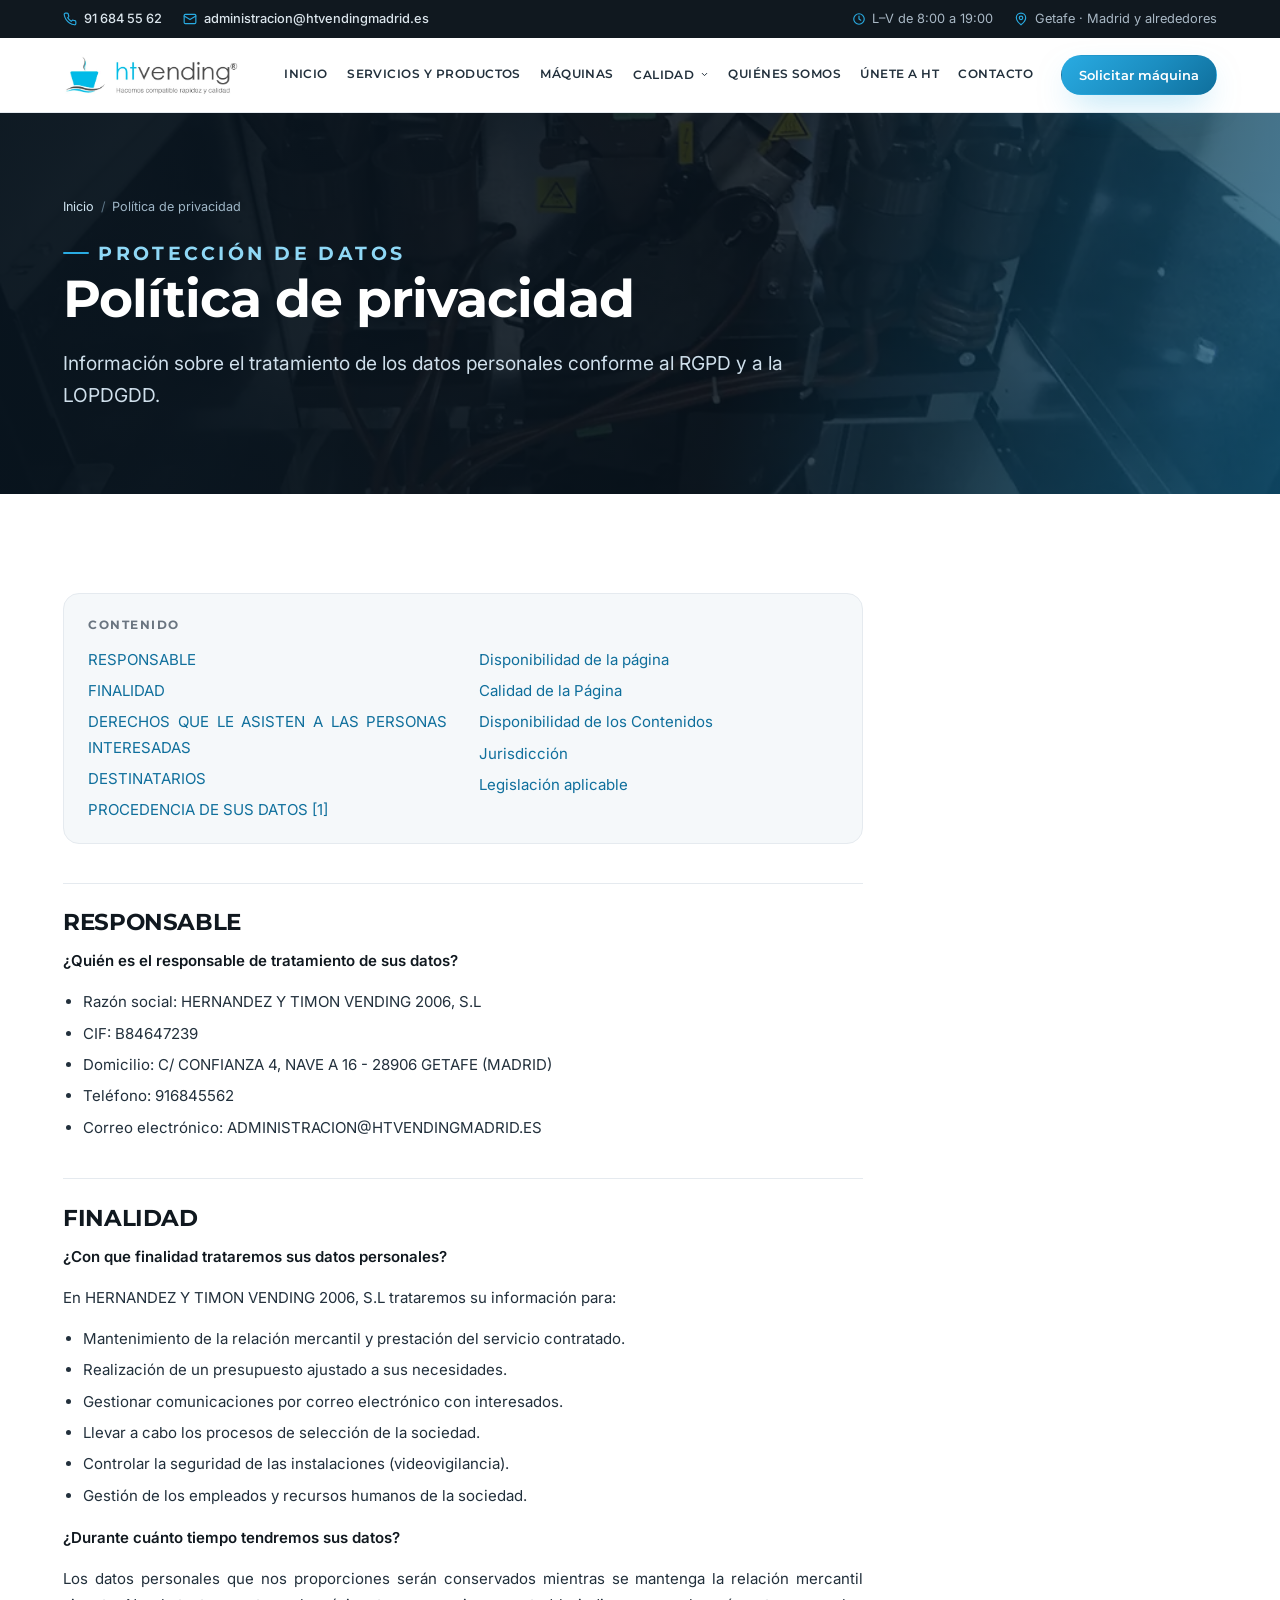
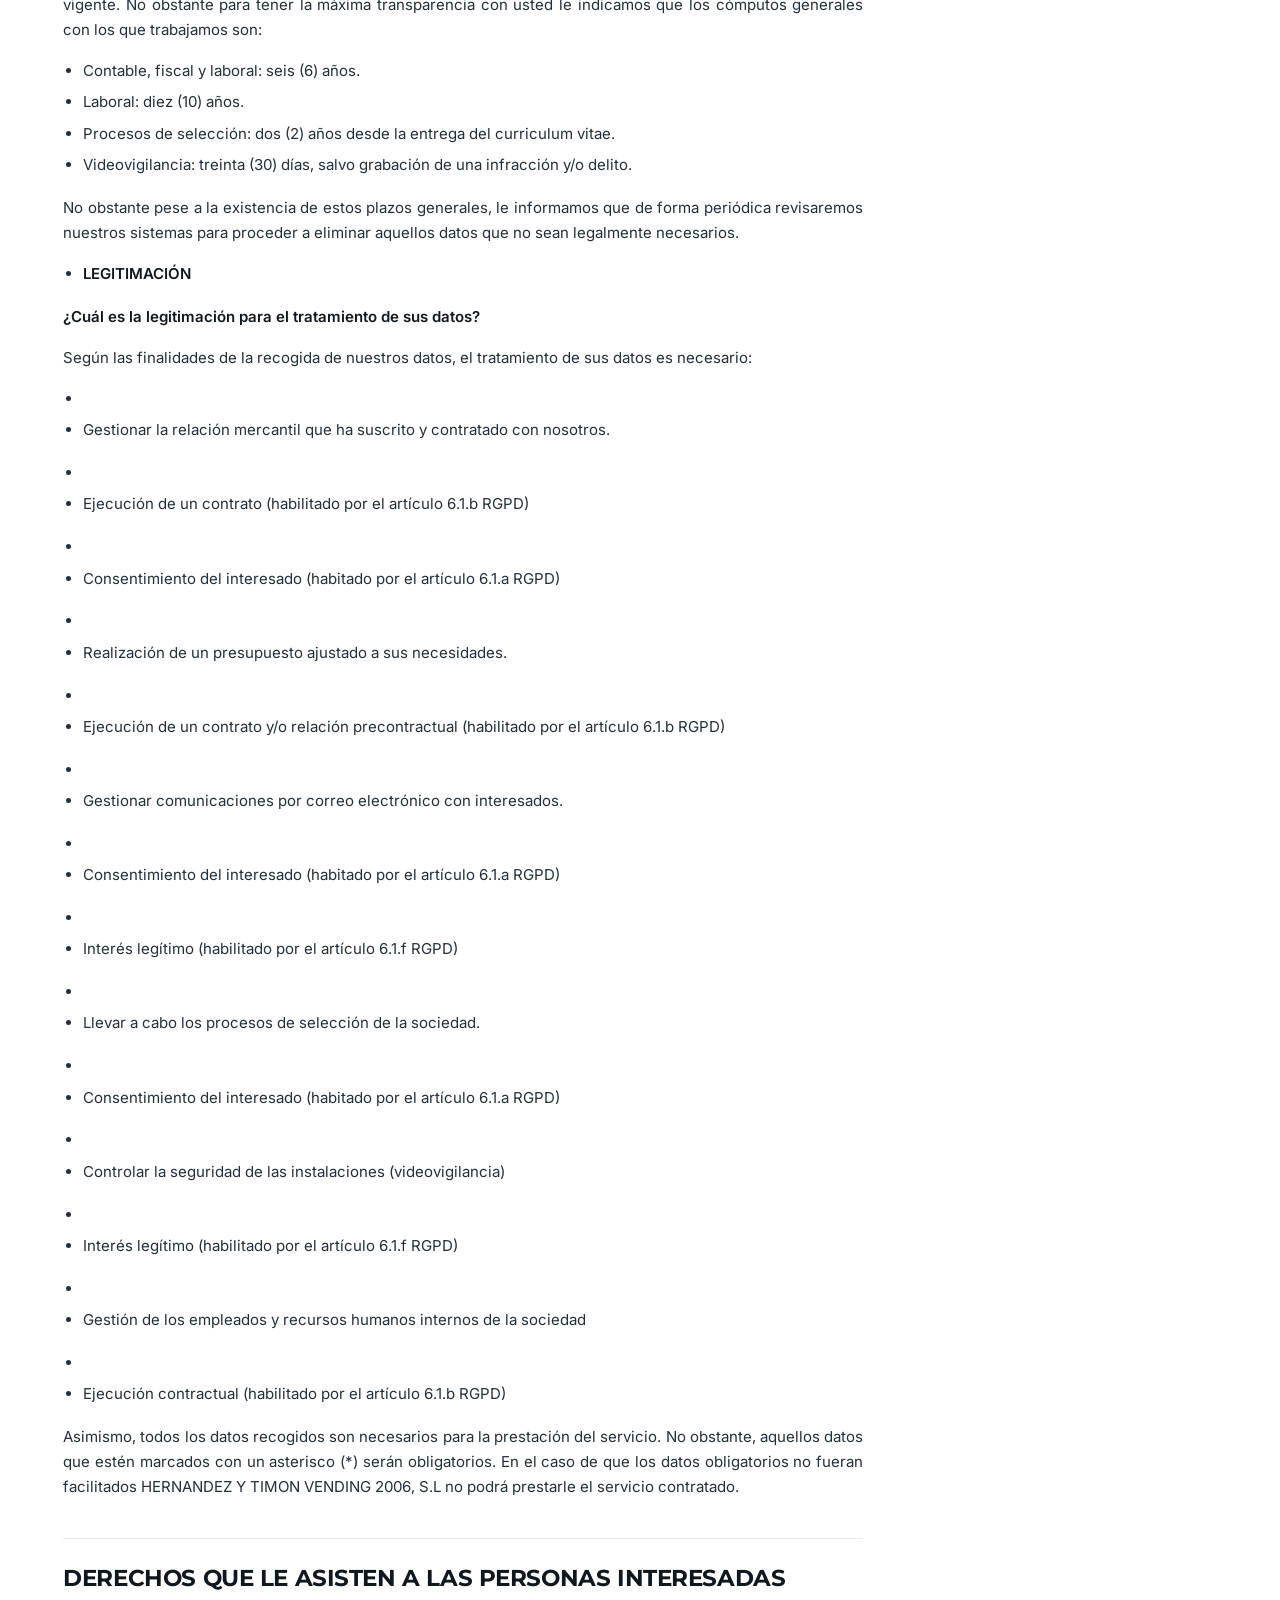
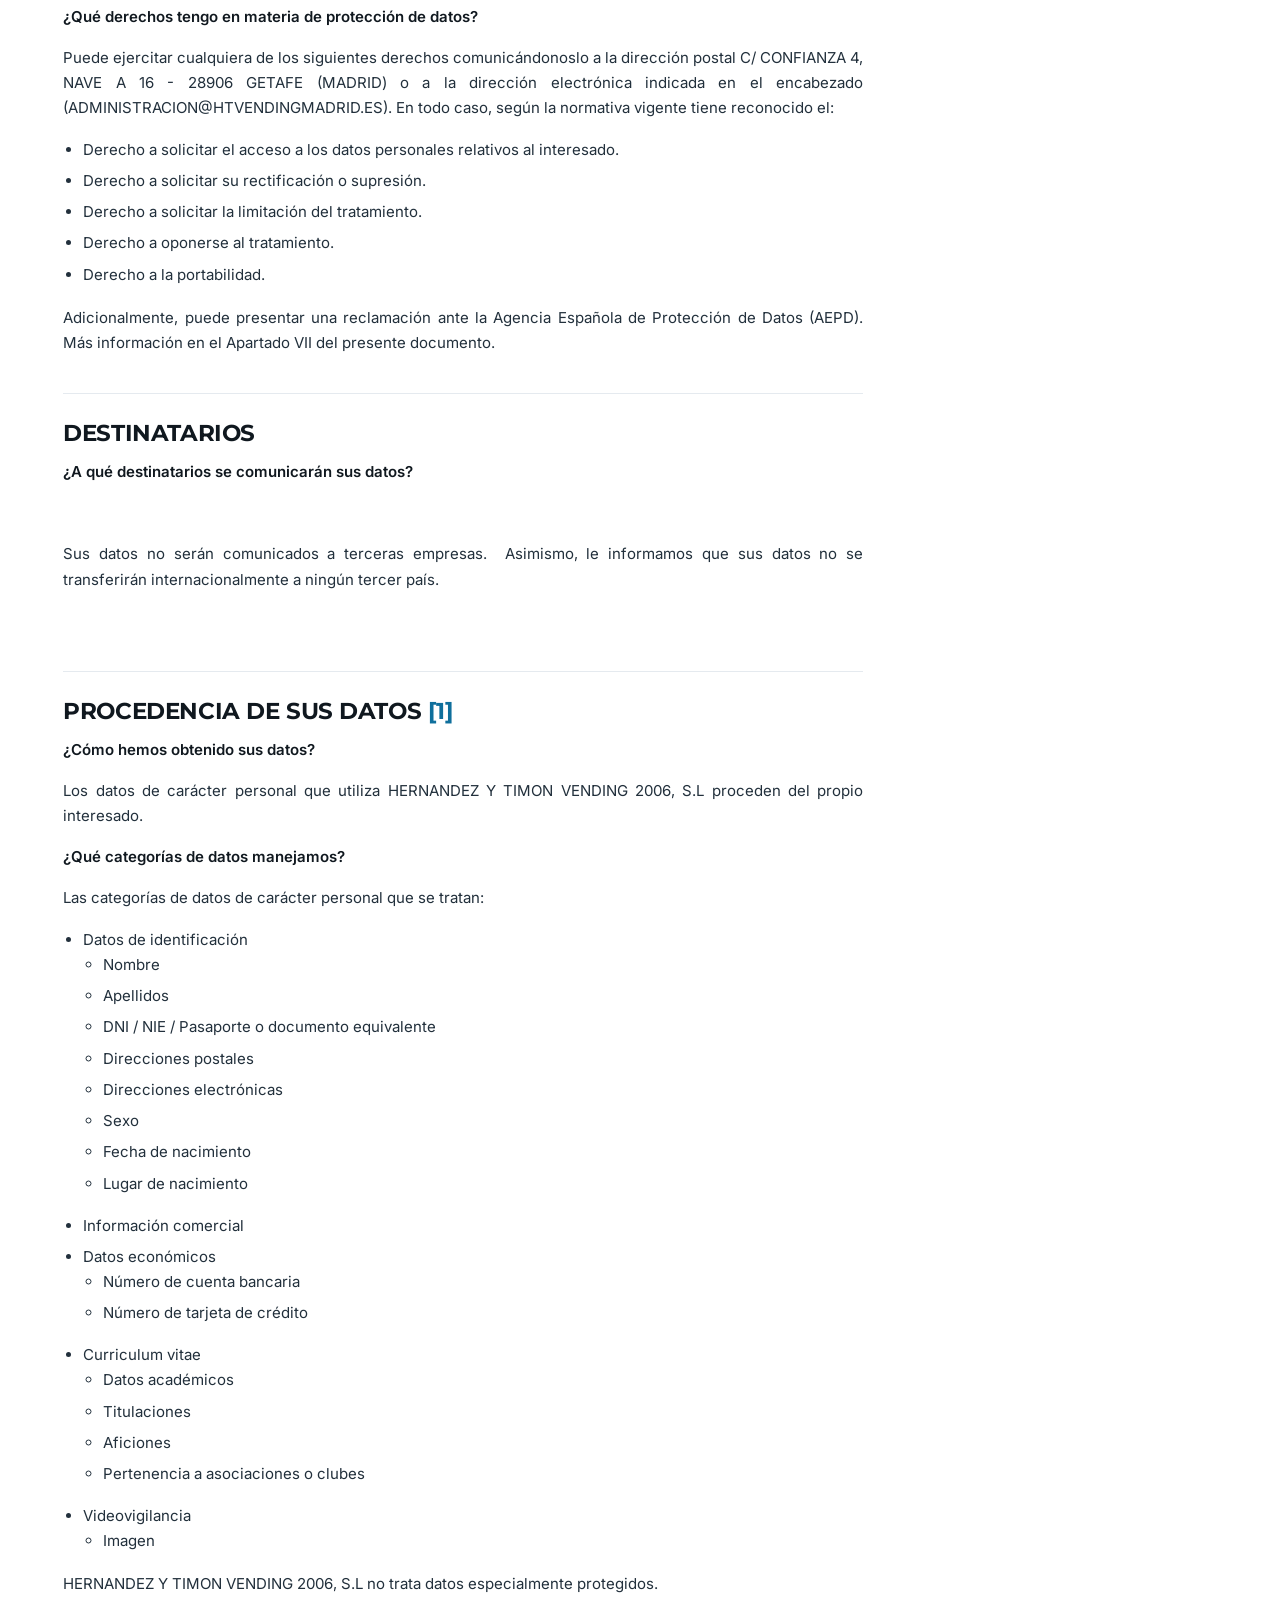
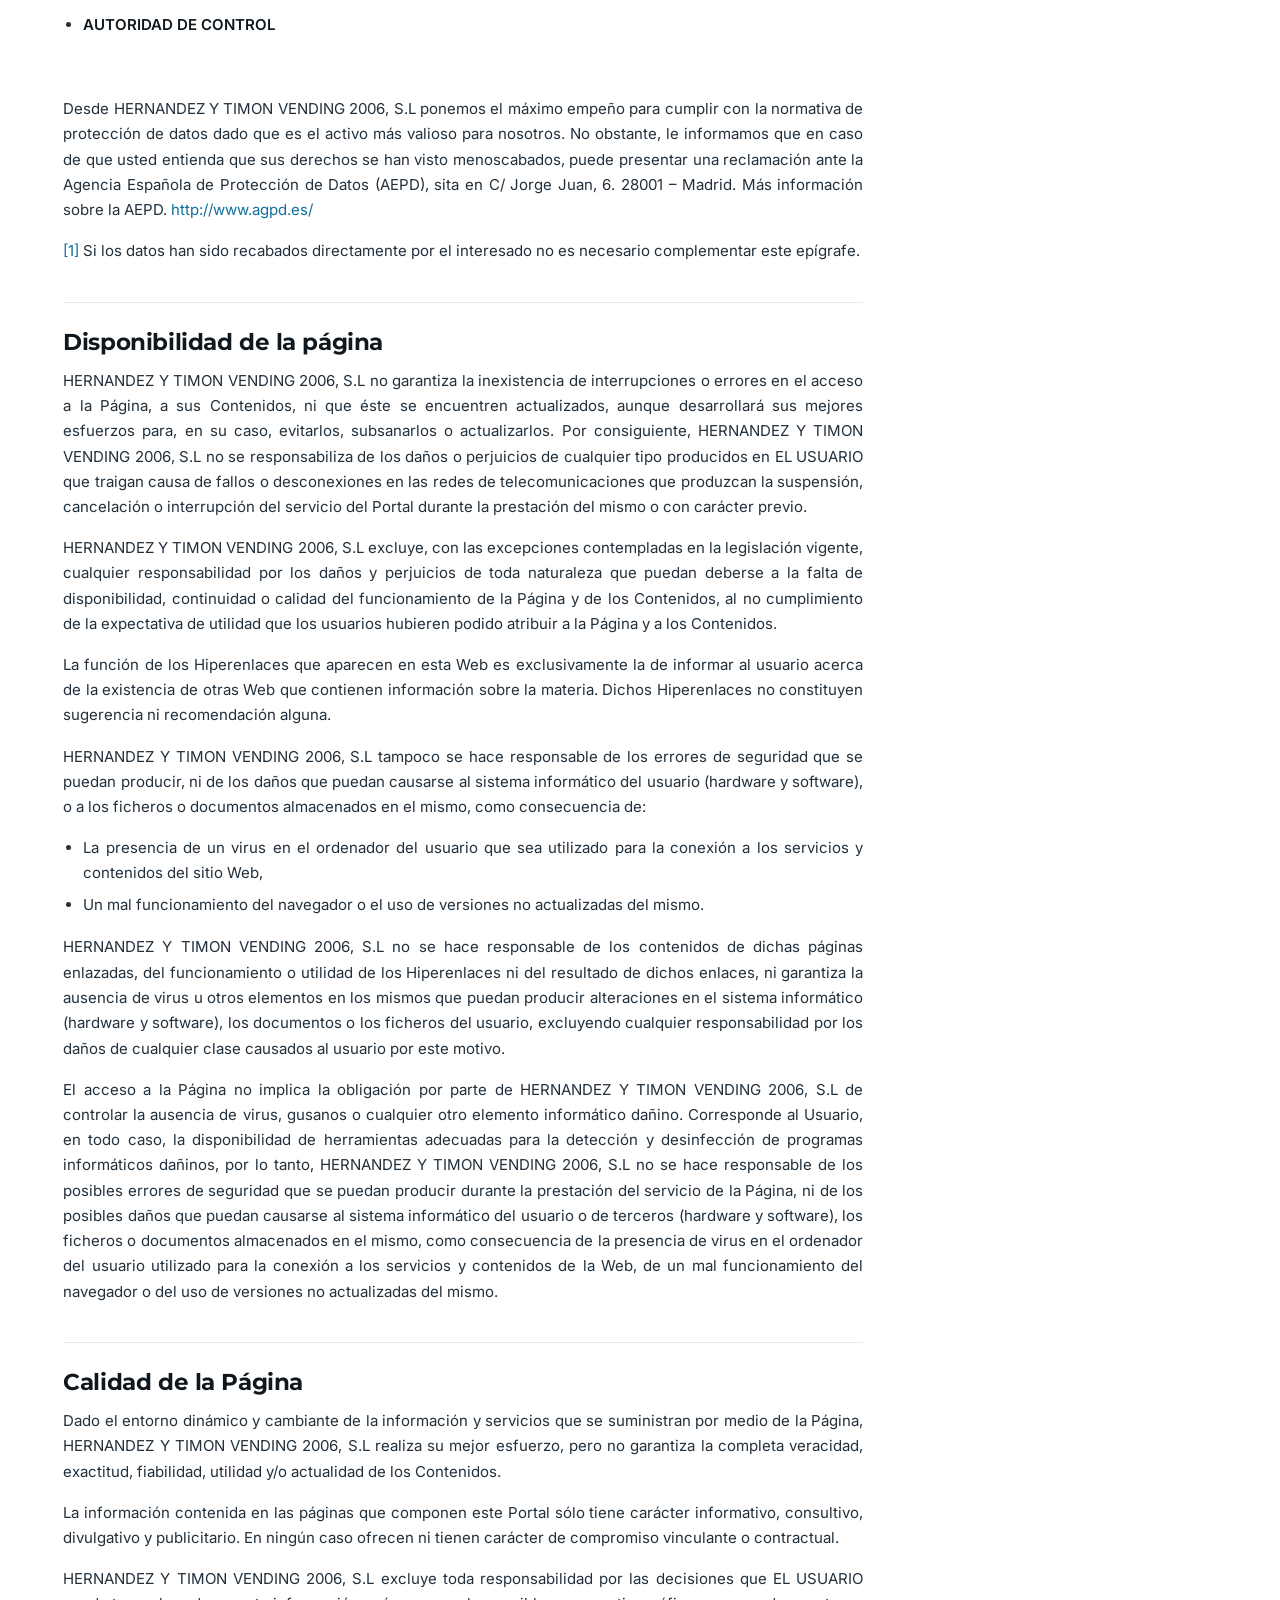
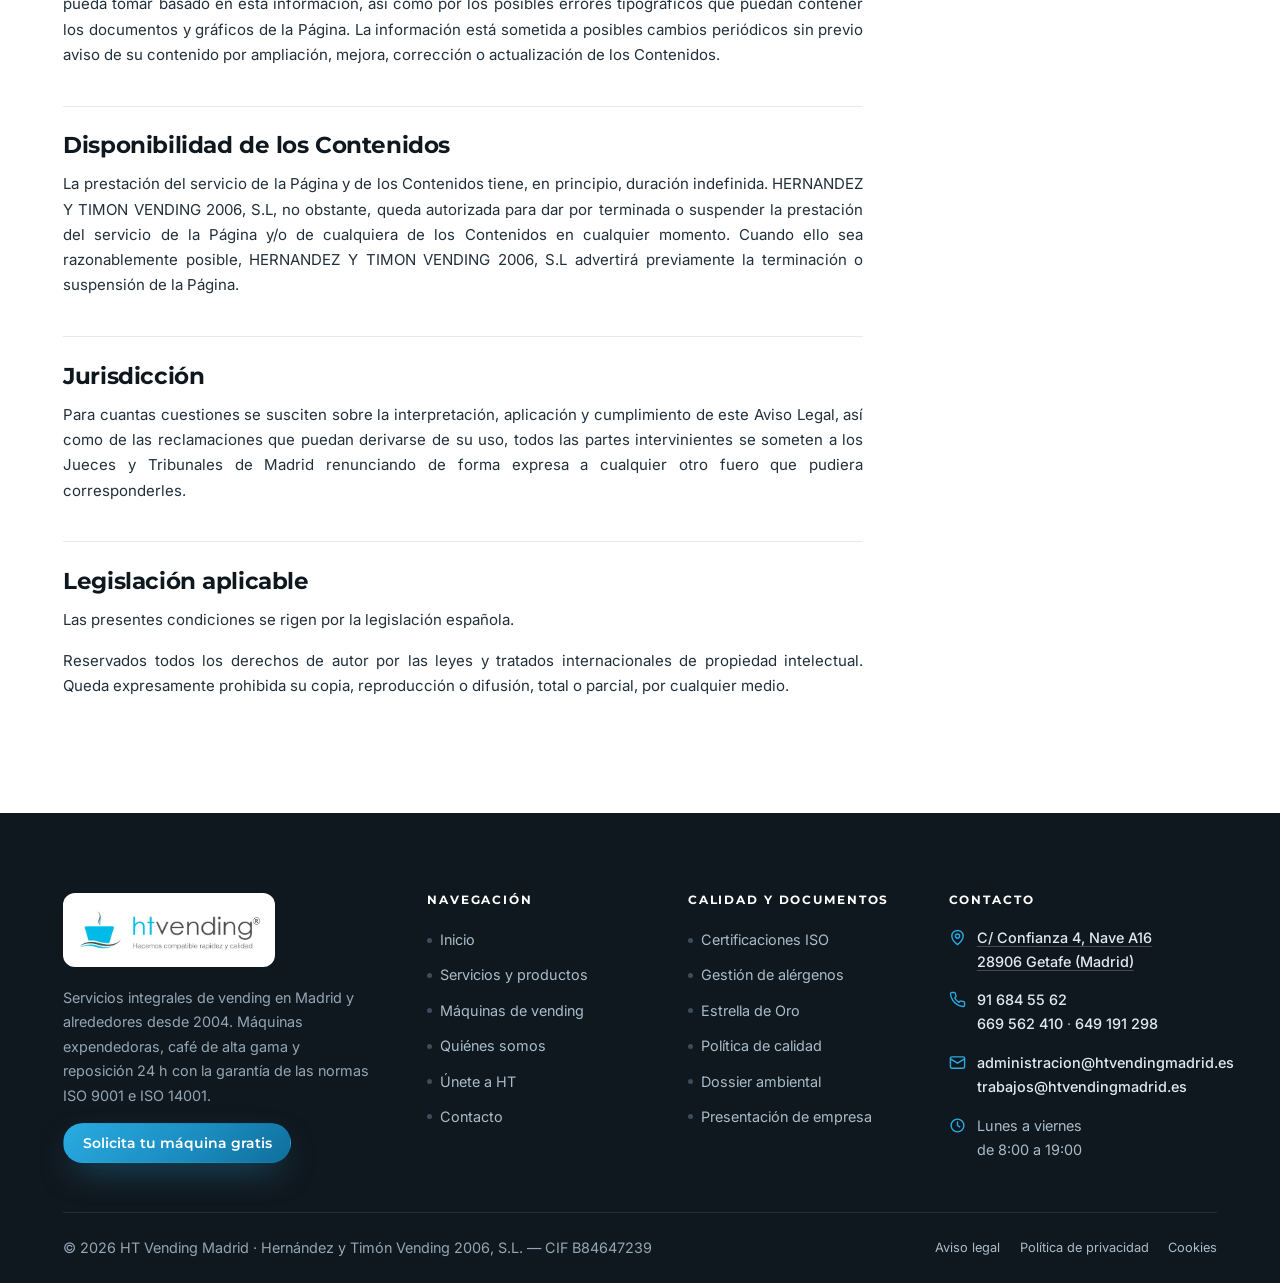
<file: privacidad.html>
<!DOCTYPE html>
<html lang="es">
<head>
<meta charset="utf-8">
<meta name="viewport" content="width=device-width, initial-scale=1, viewport-fit=cover">
<meta name="theme-color" content="#10181f">
<title>Política de privacidad | HT Vending Madrid</title>
<meta name="description" content="Política de privacidad y protección de datos de HT Vending Madrid: responsable, finalidad, legitimación, destinatarios y derechos de los interesados.">
<link rel="canonical" href="https://htvendingmadrid.es/privacidad.html">
<meta name="robots" content="index, follow">
<meta name="author" content="HT Vending Madrid">
<meta name="geo.region" content="ES-MD">
<meta name="geo.placename" content="Getafe, Madrid">

<meta property="og:type" content="website">
<meta property="og:locale" content="es_ES">
<meta property="og:site_name" content="HT Vending Madrid">
<meta property="og:title" content="Política de privacidad | HT Vending Madrid">
<meta property="og:description" content="Política de privacidad y protección de datos de HT Vending Madrid: responsable, finalidad, legitimación, destinatarios y derechos de los interesados.">
<meta property="og:url" content="https://htvendingmadrid.es/privacidad.html">
<meta property="og:image" content="https://htvendingmadrid.es/images/sld-4.jpg">
<meta name="twitter:card" content="summary_large_image">

<link rel="icon" href="assets/img/favicon.svg" type="image/svg+xml">
<link rel="apple-touch-icon" href="assets/img/favicon.svg">

<link rel="preconnect" href="https://fonts.googleapis.com">
<link rel="preconnect" href="https://fonts.gstatic.com" crossorigin>
<link rel="stylesheet" href="https://fonts.googleapis.com/css2?family=Inter:wght@400;500;600&family=Montserrat:wght@600;700&display=swap">
<link rel="stylesheet" href="assets/css/style.css">
<script src="assets/js/main.js" defer></script>

<!-- Consentimiento de cookies (Cookiebot) — heredado del sitio original -->
<script id="Cookiebot" src="https://consent.cookiebot.com/uc.js" data-cbid="958e787e-1ef2-4f35-aaab-72c7cfaec10d" data-blockingmode="auto" type="text/javascript"></script>
<!-- Google Tag Manager -->
<script>(function(w,d,s,l,i){w[l]=w[l]||[];w[l].push({'gtm.start':
new Date().getTime(),event:'gtm.js'});var f=d.getElementsByTagName(s)[0],
j=d.createElement(s),dl=l!='dataLayer'?'&l='+l:'';j.async=true;j.src=
'https://www.googletagmanager.com/gtm.js?id='+i+dl;f.parentNode.insertBefore(j,f);
})(window,document,'script','dataLayer','GTM-W7T6CT2');</script>
<!-- Fin Google Tag Manager -->
<noscript><style>.reveal{opacity:1;transform:none}.hero__slide{opacity:1}.hero__slide+.hero__slide{display:none}</style></noscript>
</head>
<body>
<!-- Google Tag Manager (noscript) -->
<noscript><iframe src="https://www.googletagmanager.com/ns.html?id=GTM-W7T6CT2" height="0" width="0" style="display:none;visibility:hidden" title="Google Tag Manager"></iframe></noscript>

<a class="skip" href="#main">Saltar al contenido</a>

<div class="topbar">
  <div class="wrap">
    <ul class="topbar__list">
      <li><svg viewBox="0 0 24 24" fill="none" stroke="currentColor" stroke-width="2" stroke-linecap="round" stroke-linejoin="round" aria-hidden="true"><path d="M22 16.92v3a2 2 0 0 1-2.18 2 19.79 19.79 0 0 1-8.63-3.07 19.5 19.5 0 0 1-6-6A19.79 19.79 0 0 1 2.09 4.18 2 2 0 0 1 4.08 2h3a2 2 0 0 1 2 1.72c.13.96.36 1.9.7 2.81a2 2 0 0 1-.45 2.11L8.09 9.91a16 16 0 0 0 6 6l1.27-1.27a2 2 0 0 1 2.11-.45c.9.34 1.85.57 2.81.7A2 2 0 0 1 22 16.92z"/></svg><a href="tel:+34916845562">91 684 55 62</a></li>
      <li><svg viewBox="0 0 24 24" fill="none" stroke="currentColor" stroke-width="2" stroke-linecap="round" stroke-linejoin="round" aria-hidden="true"><rect x="2" y="4" width="20" height="16" rx="2"/><path d="m22 7-10 6L2 7"/></svg><a href="mailto:administracion@htvendingmadrid.es">administracion@htvendingmadrid.es</a></li>
    </ul>
    <ul class="topbar__list topbar__list--sec">
      <li><svg viewBox="0 0 24 24" fill="none" stroke="currentColor" stroke-width="2" stroke-linecap="round" stroke-linejoin="round" aria-hidden="true"><circle cx="12" cy="12" r="9"/><path d="M12 7v5l3 2"/></svg>L–V de 8:00 a 19:00</li>
      <li><svg viewBox="0 0 24 24" fill="none" stroke="currentColor" stroke-width="2" stroke-linecap="round" stroke-linejoin="round" aria-hidden="true"><path d="M20 10c0 6-8 12-8 12s-8-6-8-12a8 8 0 0 1 16 0z"/><circle cx="12" cy="10" r="3"/></svg>Getafe · Madrid y alrededores</li>
    </ul>
  </div>
</div>

<header class="site-header">
  <div class="wrap">
    <a class="logo" href="index.html" aria-label="HT Vending Madrid, ir al inicio">
      <span class="logo__img" role="img" aria-label="HT Vending — Hacemos compatible rapidez y calidad"></span>
    </a>

    <button class="nav-toggle" type="button" aria-expanded="false" aria-controls="nav">
      <span class="nav-toggle__bars" aria-hidden="true"><span></span><span></span><span></span></span>
      Menú
    </button>

    <nav class="nav" id="nav" aria-label="Menú principal">
      <div class="nav__head">
        <span class="logo" style="width:170px"><span class="logo__img" role="img" aria-label="HT Vending"></span></span>
        <button class="nav__close" type="button" aria-label="Cerrar menú">
          <svg viewBox="0 0 24 24" fill="none" stroke="currentColor" stroke-width="2.2" stroke-linecap="round" aria-hidden="true"><path d="M18 6 6 18M6 6l12 12"/></svg>
        </button>
      </div>

      <ul class="nav__list">
        <li><a class="nav__link" href="index.html">Inicio</a></li>
        <li><a class="nav__link" href="servicios.html">Servicios y productos</a></li>
        <li><a class="nav__link" href="maquinas.html">Máquinas</a></li>
        <li class="has-sub">
          <button class="nav__link" type="button" aria-expanded="false">Calidad
            <svg class="chev" viewBox="0 0 24 24" fill="none" stroke="currentColor" stroke-width="2.6" stroke-linecap="round" stroke-linejoin="round" aria-hidden="true"><polyline points="6 9 12 15 18 9"/></svg>
          </button>
          <ul class="nav__sub">
            <li><a href="certificaciones.html"><svg viewBox="0 0 24 24" fill="none" stroke="currentColor" stroke-width="2" stroke-linecap="round" stroke-linejoin="round" aria-hidden="true"><circle cx="12" cy="9" r="6"/><path d="m8.2 14-1.7 7 5.5-3 5.5 3-1.7-7"/></svg>Certificaciones ISO</a></li>
            <li><a href="assets/docs/politica_calidad.pdf" target="_blank" rel="noopener"><svg viewBox="0 0 24 24" fill="none" stroke="currentColor" stroke-width="2" stroke-linecap="round" stroke-linejoin="round" aria-hidden="true"><path d="M14 2H7a2 2 0 0 0-2 2v16a2 2 0 0 0 2 2h10a2 2 0 0 0 2-2V7z"/><path d="M14 2v5h5"/></svg>Política de calidad (PDF)</a></li>
            <li><a href="assets/docs/dossier_ambiental.pdf" target="_blank" rel="noopener"><svg viewBox="0 0 24 24" fill="none" stroke="currentColor" stroke-width="2" stroke-linecap="round" stroke-linejoin="round" aria-hidden="true"><path d="M11 20A7 7 0 0 1 9.8 6.1C15.5 5 17 4.48 19 2c1 2 2 4.18 2 8 0 5.5-4.78 10-10 10z"/><path d="M2 21c0-3 1.85-5.36 5.08-6"/></svg>Dossier ambiental (PDF)</a></li>
            <li><a href="alergenos.html"><svg viewBox="0 0 24 24" fill="none" stroke="currentColor" stroke-width="2" stroke-linecap="round" stroke-linejoin="round" aria-hidden="true"><path d="M12 2a10 10 0 1 0 10 10"/><path d="M12 8v4"/><path d="M12 16h.01"/></svg>Gestión de alérgenos</a></li>
            <li><a href="excelencia.html"><svg viewBox="0 0 24 24" fill="none" stroke="currentColor" stroke-width="2" stroke-linecap="round" stroke-linejoin="round" aria-hidden="true"><path d="m12 3 2.7 5.6 6.1.9-4.4 4.3 1 6.1-5.4-2.9-5.4 2.9 1-6.1L3.2 9.5l6.1-.9z"/></svg>Estrella de Oro a la Excelencia</a></li>
          </ul>
        </li>
        <li><a class="nav__link" href="empresa.html">Quiénes somos</a></li>
        <li><a class="nav__link" href="trabajo.html">Únete a HT</a></li>
        <li><a class="nav__link" href="contacto.html">Contacto</a></li>
      </ul>

      <div class="nav__cta">
        <a class="btn btn--primary btn--block" href="tel:+34669562410">
          <svg viewBox="0 0 24 24" fill="none" stroke="currentColor" stroke-width="2" stroke-linecap="round" stroke-linejoin="round" aria-hidden="true"><path d="M22 16.92v3a2 2 0 0 1-2.18 2 19.79 19.79 0 0 1-8.63-3.07 19.5 19.5 0 0 1-6-6A19.79 19.79 0 0 1 2.09 4.18 2 2 0 0 1 4.08 2h3a2 2 0 0 1 2 1.72c.13.96.36 1.9.7 2.81a2 2 0 0 1-.45 2.11L8.09 9.91a16 16 0 0 0 6 6l1.27-1.27a2 2 0 0 1 2.11-.45c.9.34 1.85.57 2.81.7A2 2 0 0 1 22 16.92z"/></svg>
          669 562 410
        </a>
        <a class="btn btn--ghost btn--block" href="contacto.html">Solicitar una máquina</a>
      </div>
    </nav>

    <div class="header-cta">
      <a class="btn btn--primary btn--sm" href="contacto.html">Solicitar máquina</a>
    </div>
  </div>
</header>
<div class="nav-scrim" aria-hidden="true"></div>

<main id="main">

<section class="page-hero">
  <div class="page-hero__bg" aria-hidden="true"><picture><source srcset="assets/img/sld-3.webp" type="image/webp"><img src="assets/img/sld-3.jpg" alt="" width="1000" height="600" fetchpriority="high" decoding="async"></picture></div>
  <div class="wrap">
    <ol class="crumbs"><li><a href="index.html">Inicio</a></li><li>Política de privacidad</li></ol>
    <p class="eyebrow">Protección de datos</p>
    <h1>Política de privacidad</h1>
    <p>Información sobre el tratamiento de los datos personales conforme al RGPD y a la LOPDGDD.</p>
  </div>
</section>
<section class="section"><div class="wrap"><div class="legal reveal"><nav class="toc reveal" aria-label="Índice del documento"><p>Contenido</p><ul><li><a href="#responsable">RESPONSABLE</a></li><li><a href="#finalidad">FINALIDAD</a></li><li><a href="#derechos-que-le-asisten-a-las-personas-interesadas">DERECHOS QUE LE ASISTEN A LAS PERSONAS INTERESADAS</a></li><li><a href="#destinatarios">DESTINATARIOS</a></li><li><a href="#procedencia-de-sus-datos-a-href-ftn1-name-ftnref1-1-a">PROCEDENCIA DE SUS DATOS <a href="#_ftn1" name="_ftnref1">[1]</a></a></li><li><a href="#disponibilidad-de-la-pagina">Disponibilidad de la p&aacute;gina</a></li><li><a href="#calidad-de-la-pagina">Calidad de la P&aacute;gina</a></li><li><a href="#disponibilidad-de-los-contenidos">Disponibilidad de los Contenidos</a></li><li><a href="#jurisdiccion">Jurisdicci&oacute;n</a></li><li><a href="#legislacion-aplicable">Legislaci&oacute;n aplicable</a></li></ul></nav><h2 id="responsable">RESPONSABLE</h2>
<p><strong>&iquest;Qui&eacute;n es el responsable de tratamiento de sus datos?</strong></p>
<ul>
<li>Raz&oacute;n social: HERNANDEZ Y TIMON VENDING 2006, S.L</li>
<li>CIF: B84647239</li>
<li>Domicilio: C/ CONFIANZA 4, NAVE A 16 - 28906 GETAFE (MADRID) </li>
<li>Tel&eacute;fono: 916845562</li>
<li>Correo electr&oacute;nico: ADMINISTRACION@HTVENDINGMADRID.ES </li>
</ul>
<h2 id="finalidad">FINALIDAD</h2>
<p><strong>&iquest;Con que finalidad trataremos sus datos personales?</strong></p>
<p>En HERNANDEZ Y TIMON VENDING 2006, S.L trataremos su informaci&oacute;n para:</p>
<ul>
<li>Mantenimiento de la relaci&oacute;n mercantil y prestaci&oacute;n del servicio contratado.</li>
<li>Realizaci&oacute;n de un presupuesto ajustado a sus necesidades.</li>
<li>Gestionar comunicaciones por correo electr&oacute;nico con interesados.</li>
<li>Llevar a cabo los procesos de selecci&oacute;n de la sociedad.</li>
<li>Controlar la seguridad de las instalaciones (videovigilancia).</li>
<li>Gesti&oacute;n de los empleados y recursos humanos de la sociedad.</li>
</ul>
<p><strong>&iquest;Durante cu&aacute;nto tiempo tendremos sus datos?</strong></p>
<p>Los datos personales que nos proporciones ser&aacute;n conservados mientras se mantenga la relaci&oacute;n mercantil vigente. No obstante para tener la m&aacute;xima transparencia con usted le indicamos que los c&oacute;mputos generales con los que trabajamos son:</p>
<ul>
<li>Contable, fiscal y laboral: seis (6) a&ntilde;os.</li>
<li>Laboral: diez (10) a&ntilde;os.</li>
<li>Procesos de selecci&oacute;n: dos (2) a&ntilde;os desde la entrega del curriculum vitae. </li>
<li>Videovigilancia: treinta (30) d&iacute;as, salvo grabaci&oacute;n de una infracci&oacute;n y/o delito.</li>
</ul>
<p>No obstante pese a la existencia de estos plazos generales, le informamos que de forma peri&oacute;dica revisaremos nuestros sistemas para proceder a eliminar aquellos datos que no sean legalmente necesarios.&nbsp; </p>
<ul>
<li><strong>LEGITIMACI&Oacute;N</strong></li>
</ul>
<p><strong>&iquest;Cu&aacute;l es la legitimaci&oacute;n para el tratamiento de sus datos?</strong></p>
<p>Seg&uacute;n las finalidades de la recogida de nuestros datos, el tratamiento de sus datos es necesario:</p>
<ul><li><li>Gestionar la relaci&oacute;n mercantil que ha suscrito y contratado con nosotros.</li></ul>
<ul><li><li>Ejecuci&oacute;n de un contrato (habilitado por el art&iacute;culo 6.1.b RGPD)</li></li></ul>
<ul><li><li>Consentimiento del interesado (habitado por el art&iacute;culo 6.1.a RGPD)</li></li></ul>
</li>
</ol>
<ul><li><li>Realizaci&oacute;n de un presupuesto ajustado a sus necesidades.</li></ul>
<ul><li><li>Ejecuci&oacute;n de un contrato y/o relaci&oacute;n precontractual (habilitado por el art&iacute;culo 6.1.b RGPD)</li></li></ul>
</li>
</ol>
<ul><li><li>Gestionar comunicaciones por correo electr&oacute;nico con interesados.</li></ul>
<ul><li><li>Consentimiento del interesado (habitado por el art&iacute;culo 6.1.a RGPD)</li></li></ul>
<ul><li><li>Inter&eacute;s leg&iacute;timo (habilitado por el art&iacute;culo 6.1.f RGPD)</li></li></ul>
</li>
</ol>
<ul><li><li>Llevar a cabo los procesos de selecci&oacute;n de la sociedad.</li></ul>
<ul><li><li>Consentimiento del interesado (habitado por el art&iacute;culo 6.1.a RGPD)</li></li></ul>
</li>
</ol>
<ul><li><li>Controlar la seguridad de las instalaciones (videovigilancia)</li></ul>
<ul><li><li>Inter&eacute;s leg&iacute;timo (habilitado por el art&iacute;culo 6.1.f RGPD)</li></li></ul>
</li>
</ol>
<ul><li><li>Gesti&oacute;n de los empleados y recursos humanos internos de la sociedad</li></ul>
<ul><li><li>Ejecuci&oacute;n contractual (habilitado por el art&iacute;culo 6.1.b RGPD)</li></li></ul>
</li>
</ol>
<p>Asimismo, todos los datos recogidos son necesarios para la prestaci&oacute;n del servicio. No obstante, aquellos datos que est&eacute;n marcados con un asterisco (*) ser&aacute;n obligatorios. En el caso de que los datos obligatorios no fueran facilitados HERNANDEZ Y TIMON VENDING 2006, S.L no podr&aacute; prestarle el servicio contratado. </p>
<h2 id="derechos-que-le-asisten-a-las-personas-interesadas">DERECHOS QUE LE ASISTEN A LAS PERSONAS INTERESADAS</h2>
<p><strong>&iquest;Qu&eacute; derechos tengo en materia de protecci&oacute;n de datos?</strong></p>
<p>Puede ejercitar cualquiera de los siguientes derechos comunic&aacute;ndonoslo a la direcci&oacute;n postal C/ CONFIANZA 4, NAVE A 16 - 28906 GETAFE (MADRID) o a la direcci&oacute;n electr&oacute;nica indicada en el encabezado (ADMINISTRACION@HTVENDINGMADRID.ES). En todo caso, seg&uacute;n la normativa vigente tiene reconocido el:&nbsp; </p>
<ul>
<li>Derecho a solicitar el acceso a los datos personales relativos al interesado.</li>
<li>Derecho a solicitar su rectificaci&oacute;n o supresi&oacute;n.</li>
<li>Derecho a solicitar la limitaci&oacute;n del tratamiento.</li>
<li>Derecho a oponerse al tratamiento.</li>
<li>Derecho a la portabilidad.</li>
</ul>
<p> Adicionalmente, puede presentar una reclamaci&oacute;n ante la Agencia Espa&ntilde;ola de Protecci&oacute;n de Datos (AEPD). M&aacute;s informaci&oacute;n en el Apartado VII del presente documento. </p>
<h2 id="destinatarios">DESTINATARIOS</h2>
<p><strong>&iquest;A qu&eacute; destinatarios se comunicar&aacute;n sus datos?</strong></p>
<p><strong><em>&nbsp;</em></strong></p>
<p>Sus datos no ser&aacute;n comunicados a terceras empresas.&nbsp; Asimismo, le informamos que sus datos no se transferir&aacute;n internacionalmente a ning&uacute;n tercer pa&iacute;s.</p>
<p><strong><em>&nbsp;</em></strong></p>
<h2 id="procedencia-de-sus-datos-a-href-ftn1-name-ftnref1-1-a">PROCEDENCIA DE SUS DATOS <a href="#_ftn1" name="_ftnref1">[1]</a></h2>
<p><strong>&iquest;C&oacute;mo hemos obtenido sus datos?</strong></p>
<p>Los datos de car&aacute;cter personal que utiliza HERNANDEZ Y TIMON VENDING 2006, S.L proceden del propio interesado. </p>
<p><strong>&iquest;Qu&eacute; categor&iacute;as de datos manejamos?</strong></p>
<p>Las categor&iacute;as de datos de car&aacute;cter personal que se tratan: </p>
<ul>
<li>Datos de identificaci&oacute;n 
<ul>
<li>Nombre </li>
<li>Apellidos</li>
<li>DNI / NIE / Pasaporte o documento equivalente</li>
<li>Direcciones postales </li>
<li>Direcciones electr&oacute;nicas</li>
<li>Sexo</li>
<li>Fecha de nacimiento</li>
<li>Lugar de nacimiento</li>
</ul>
</li>
<li>Informaci&oacute;n comercial</li>
<li>Datos econ&oacute;micos 
<ul>
<li>N&uacute;mero de cuenta bancaria</li>
<li>N&uacute;mero de tarjeta de cr&eacute;dito</li>
</ul>
</li>
<li>Curriculum vitae
<ul>
<li>Datos acad&eacute;micos</li>
<li>Titulaciones</li>
<li>Aficiones</li>
<li>Pertenencia a asociaciones o clubes</li>
</ul>
</li>
<li>Videovigilancia
<ul>
<li>Imagen</li>
</ul>
</li>
</ul>
<p>HERNANDEZ Y TIMON VENDING 2006, S.L no trata datos especialmente protegidos.</p>
<ul>
<li><strong>AUTORIDAD DE CONTROL </strong></li>
</ul>
<p><strong>&nbsp;</strong></p>
<p>Desde HERNANDEZ Y TIMON VENDING 2006, S.L ponemos el m&aacute;ximo empe&ntilde;o para cumplir con la normativa de protecci&oacute;n de datos dado que es el activo m&aacute;s valioso para nosotros. No obstante, le informamos que en caso de que usted entienda que sus derechos se han visto menoscabados, puede presentar una reclamaci&oacute;n ante la Agencia Espa&ntilde;ola de Protecci&oacute;n de Datos (AEPD), sita en C/ Jorge Juan, 6. 28001 &ndash; Madrid. M&aacute;s informaci&oacute;n sobre la AEPD. <a href="http://www.agpd.es/">http://www.agpd.es/</a></p>
<p><a href="#_ftnref1" name="_ftn1">[1]</a> Si los datos han sido recabados directamente por el interesado no es necesario complementar este ep&iacute;grafe.</p>
<h2 id="disponibilidad-de-la-pagina">Disponibilidad de la p&aacute;gina</h2>
<p>HERNANDEZ Y TIMON VENDING 2006, S.L no garantiza la inexistencia de interrupciones o errores en el acceso a la P&aacute;gina, a sus Contenidos, ni que &eacute;ste se encuentren actualizados, aunque desarrollar&aacute; sus mejores esfuerzos para, en su caso, evitarlos, subsanarlos o actualizarlos. Por consiguiente, HERNANDEZ Y TIMON VENDING 2006, S.L no se responsabiliza de los da&ntilde;os o perjuicios de cualquier tipo producidos en EL USUARIO que traigan causa de fallos o desconexiones en las redes de telecomunicaciones que produzcan la suspensi&oacute;n, cancelaci&oacute;n o interrupci&oacute;n del servicio del Portal durante la prestaci&oacute;n del mismo o con car&aacute;cter previo. </p>
<p>HERNANDEZ Y TIMON VENDING 2006, S.L excluye, con las excepciones contempladas en la legislaci&oacute;n vigente, cualquier responsabilidad por los da&ntilde;os y perjuicios de toda naturaleza que puedan deberse a la falta de disponibilidad, continuidad o calidad del funcionamiento de la P&aacute;gina y de los Contenidos, al no cumplimiento de la expectativa de utilidad que los usuarios hubieren podido atribuir a la P&aacute;gina y a los Contenidos.</p>
<p>La funci&oacute;n de los Hiperenlaces que aparecen en esta Web es exclusivamente la de informar al usuario acerca de la existencia de otras Web que contienen informaci&oacute;n sobre la materia. Dichos Hiperenlaces no constituyen sugerencia ni recomendaci&oacute;n alguna.</p>
<p>HERNANDEZ Y TIMON VENDING 2006, S.L tampoco se hace responsable de los errores de seguridad que se puedan producir, ni de los da&ntilde;os que puedan causarse al sistema inform&aacute;tico del usuario (hardware y software), o a los ficheros o documentos almacenados en el mismo, como consecuencia de:</p>
<ul>
<li>La presencia de un virus en el ordenador del usuario que sea utilizado para la conexi&oacute;n a los servicios y contenidos del sitio Web,</li>
<li>Un mal funcionamiento del navegador o el uso de versiones no actualizadas del mismo.</li>
</ul>
<p>HERNANDEZ Y TIMON VENDING 2006, S.L no se hace responsable de los contenidos de dichas p&aacute;ginas enlazadas, del funcionamiento o utilidad de los Hiperenlaces ni del resultado de dichos enlaces, ni garantiza la ausencia de virus u otros elementos en los mismos que puedan producir alteraciones en el sistema inform&aacute;tico (hardware y software), los documentos o los ficheros del usuario, excluyendo cualquier responsabilidad por los da&ntilde;os de cualquier clase causados al usuario por este motivo.</p>
<p>El acceso a la P&aacute;gina no implica la obligaci&oacute;n por parte de HERNANDEZ Y TIMON VENDING 2006, S.L de controlar la ausencia de virus, gusanos o cualquier otro elemento inform&aacute;tico da&ntilde;ino. Corresponde al Usuario, en todo caso, la disponibilidad de herramientas adecuadas para la detecci&oacute;n y desinfecci&oacute;n de programas inform&aacute;ticos da&ntilde;inos, por lo tanto, HERNANDEZ Y TIMON VENDING 2006, S.L no se hace responsable de los posibles errores de seguridad que se puedan producir durante la prestaci&oacute;n del servicio de la P&aacute;gina, ni de los posibles da&ntilde;os que puedan causarse al sistema inform&aacute;tico del usuario o de terceros (hardware y software), los ficheros o documentos almacenados en el mismo, como consecuencia de la presencia de virus en el ordenador del usuario utilizado para la conexi&oacute;n a los servicios y contenidos de la Web, de un mal funcionamiento del navegador o del uso de versiones no actualizadas del mismo.</p>
<h2 id="calidad-de-la-pagina">Calidad de la P&aacute;gina</h2>
<p>Dado el entorno din&aacute;mico y cambiante de la informaci&oacute;n y servicios que se suministran por medio de la P&aacute;gina, HERNANDEZ Y TIMON VENDING 2006, S.L realiza su mejor esfuerzo, pero no garantiza la completa veracidad, exactitud, fiabilidad, utilidad y/o actualidad de los Contenidos.</p>
<p>La informaci&oacute;n contenida en las p&aacute;ginas que componen este Portal s&oacute;lo tiene car&aacute;cter informativo, consultivo, divulgativo y publicitario. En ning&uacute;n caso ofrecen ni tienen car&aacute;cter de compromiso vinculante o contractual.</p>
<p>HERNANDEZ Y TIMON VENDING 2006, S.L excluye toda responsabilidad por las decisiones que EL USUARIO pueda tomar basado en esta informaci&oacute;n, as&iacute; como por los posibles errores tipogr&aacute;ficos que puedan contener los documentos y gr&aacute;ficos de la P&aacute;gina. La informaci&oacute;n est&aacute; sometida a posibles cambios peri&oacute;dicos sin previo aviso de su contenido por ampliaci&oacute;n, mejora, correcci&oacute;n o actualizaci&oacute;n de los Contenidos.</p>
<h2 id="disponibilidad-de-los-contenidos">Disponibilidad de los Contenidos</h2>
<p>La prestaci&oacute;n del servicio de la P&aacute;gina y de los Contenidos tiene, en principio, duraci&oacute;n indefinida. HERNANDEZ Y TIMON VENDING 2006, S.L, no obstante, queda autorizada para dar por terminada o suspender la prestaci&oacute;n del servicio de la P&aacute;gina y/o de cualquiera de los Contenidos en cualquier momento. Cuando ello sea razonablemente posible, HERNANDEZ Y TIMON VENDING 2006, S.L advertir&aacute; previamente la terminaci&oacute;n o suspensi&oacute;n de la P&aacute;gina.</p>
<h2 id="jurisdiccion">Jurisdicci&oacute;n</h2>
<p>Para cuantas cuestiones se susciten sobre la interpretaci&oacute;n, aplicaci&oacute;n y cumplimiento de este Aviso Legal, as&iacute; como de las reclamaciones que puedan derivarse de su uso, todos las partes intervinientes se someten a los Jueces y Tribunales de Madrid renunciando de forma expresa a cualquier otro fuero que pudiera corresponderles.</p>
<h2 id="legislacion-aplicable">Legislaci&oacute;n aplicable</h2>
<p>Las presentes condiciones se rigen por la legislaci&oacute;n espa&ntilde;ola.</p>
<p>Reservados todos los derechos de autor por las leyes y tratados internacionales de propiedad intelectual. Queda expresamente prohibida su copia, reproducci&oacute;n o difusi&oacute;n, total o parcial, por cualquier medio.</p></div></div></section>
</main>

<footer class="site-footer">
  <div class="wrap">
    <div class="footer-grid">
      <div>
        <span class="logo footer-logo"><span class="logo__img" role="img" aria-label="HT Vending — Hacemos compatible rapidez y calidad"></span></span>
        <p>Servicios integrales de vending en Madrid y alrededores desde 2004. Máquinas expendedoras, café de alta gama y reposición 24 h con la garantía de las normas ISO 9001 e ISO 14001.</p>
        <p style="margin-bottom:0"><a class="btn btn--primary btn--sm" href="contacto.html">Solicita tu máquina gratis</a></p>
      </div>

      <div>
        <h4>Navegación</h4>
        <ul class="f-list">
          <li><a href="index.html">Inicio</a></li>
          <li><a href="servicios.html">Servicios y productos</a></li>
          <li><a href="maquinas.html">Máquinas de vending</a></li>
          <li><a href="empresa.html">Quiénes somos</a></li>
          <li><a href="trabajo.html">Únete a HT</a></li>
          <li><a href="contacto.html">Contacto</a></li>
        </ul>
      </div>

      <div>
        <h4>Calidad y documentos</h4>
        <ul class="f-list">
          <li><a href="certificaciones.html">Certificaciones ISO</a></li>
          <li><a href="alergenos.html">Gestión de alérgenos</a></li>
          <li><a href="excelencia.html">Estrella de Oro</a></li>
          <li><a href="assets/docs/politica_calidad.pdf" target="_blank" rel="noopener">Política de calidad</a></li>
          <li><a href="assets/docs/dossier_ambiental.pdf" target="_blank" rel="noopener">Dossier ambiental</a></li>
          <li><a href="assets/docs/presentacion-htvending.pdf" target="_blank" rel="noopener">Presentación de empresa</a></li>
        </ul>
      </div>

      <div>
        <h4>Contacto</h4>
        <ul class="f-contact">
          <li>
            <svg viewBox="0 0 24 24" fill="none" stroke="currentColor" stroke-width="2" stroke-linecap="round" stroke-linejoin="round" aria-hidden="true"><path d="M20 10c0 6-8 12-8 12s-8-6-8-12a8 8 0 0 1 16 0z"/><circle cx="12" cy="10" r="3"/></svg>
            <span><a href="https://www.google.com/maps/search/?api=1&amp;query=Calle%20Confianza%204%2C%2028906%20Getafe%2C%20Madrid" target="_blank" rel="noopener" aria-label="Ver la dirección de HT Vending Madrid en Google Maps">C/ Confianza 4, Nave A16<br>28906 Getafe (Madrid)</a></span>
          </li>
          <li>
            <svg viewBox="0 0 24 24" fill="none" stroke="currentColor" stroke-width="2" stroke-linecap="round" stroke-linejoin="round" aria-hidden="true"><path d="M22 16.92v3a2 2 0 0 1-2.18 2 19.79 19.79 0 0 1-8.63-3.07 19.5 19.5 0 0 1-6-6A19.79 19.79 0 0 1 2.09 4.18 2 2 0 0 1 4.08 2h3a2 2 0 0 1 2 1.72c.13.96.36 1.9.7 2.81a2 2 0 0 1-.45 2.11L8.09 9.91a16 16 0 0 0 6 6l1.27-1.27a2 2 0 0 1 2.11-.45c.9.34 1.85.57 2.81.7A2 2 0 0 1 22 16.92z"/></svg>
            <span><a href="tel:+34916845562">91 684 55 62</a><br><a href="tel:+34669562410">669 562 410</a> · <a href="tel:+34649191298">649 191 298</a></span>
          </li>
          <li>
            <svg viewBox="0 0 24 24" fill="none" stroke="currentColor" stroke-width="2" stroke-linecap="round" stroke-linejoin="round" aria-hidden="true"><rect x="2" y="4" width="20" height="16" rx="2"/><path d="m22 7-10 6L2 7"/></svg>
            <span><a href="mailto:administracion@htvendingmadrid.es">administracion@htvendingmadrid.es</a><br><a href="mailto:trabajos@htvendingmadrid.es">trabajos@htvendingmadrid.es</a></span>
          </li>
          <li>
            <svg viewBox="0 0 24 24" fill="none" stroke="currentColor" stroke-width="2" stroke-linecap="round" stroke-linejoin="round" aria-hidden="true"><circle cx="12" cy="12" r="9"/><path d="M12 7v5l3 2"/></svg>
            <span>Lunes a viernes<br>de 8:00 a 19:00</span>
          </li>
        </ul>
      </div>
    </div>

    <div class="footer-bottom">
      <p style="margin:0">© <span data-year>2026</span> HT Vending Madrid · Hernández y Timón Vending 2006, S.L. — CIF B84647239</p>
      <nav aria-label="Enlaces legales">
        <a href="legal.html">Aviso legal</a>
        <a href="privacidad.html">Política de privacidad</a>
        <a href="cookies.html">Cookies</a>
      </nav>
    </div>
  </div>
</footer>

<a class="call-fab" href="tel:+34669562410">
  <svg viewBox="0 0 24 24" fill="none" stroke="currentColor" stroke-width="2" stroke-linecap="round" stroke-linejoin="round" aria-hidden="true"><path d="M22 16.92v3a2 2 0 0 1-2.18 2 19.79 19.79 0 0 1-8.63-3.07 19.5 19.5 0 0 1-6-6A19.79 19.79 0 0 1 2.09 4.18 2 2 0 0 1 4.08 2h3a2 2 0 0 1 2 1.72c.13.96.36 1.9.7 2.81a2 2 0 0 1-.45 2.11L8.09 9.91a16 16 0 0 0 6 6l1.27-1.27a2 2 0 0 1 2.11-.45c.9.34 1.85.57 2.81.7A2 2 0 0 1 22 16.92z"/></svg>
  Llamar ahora
</a>

</body>
</html>
</file>
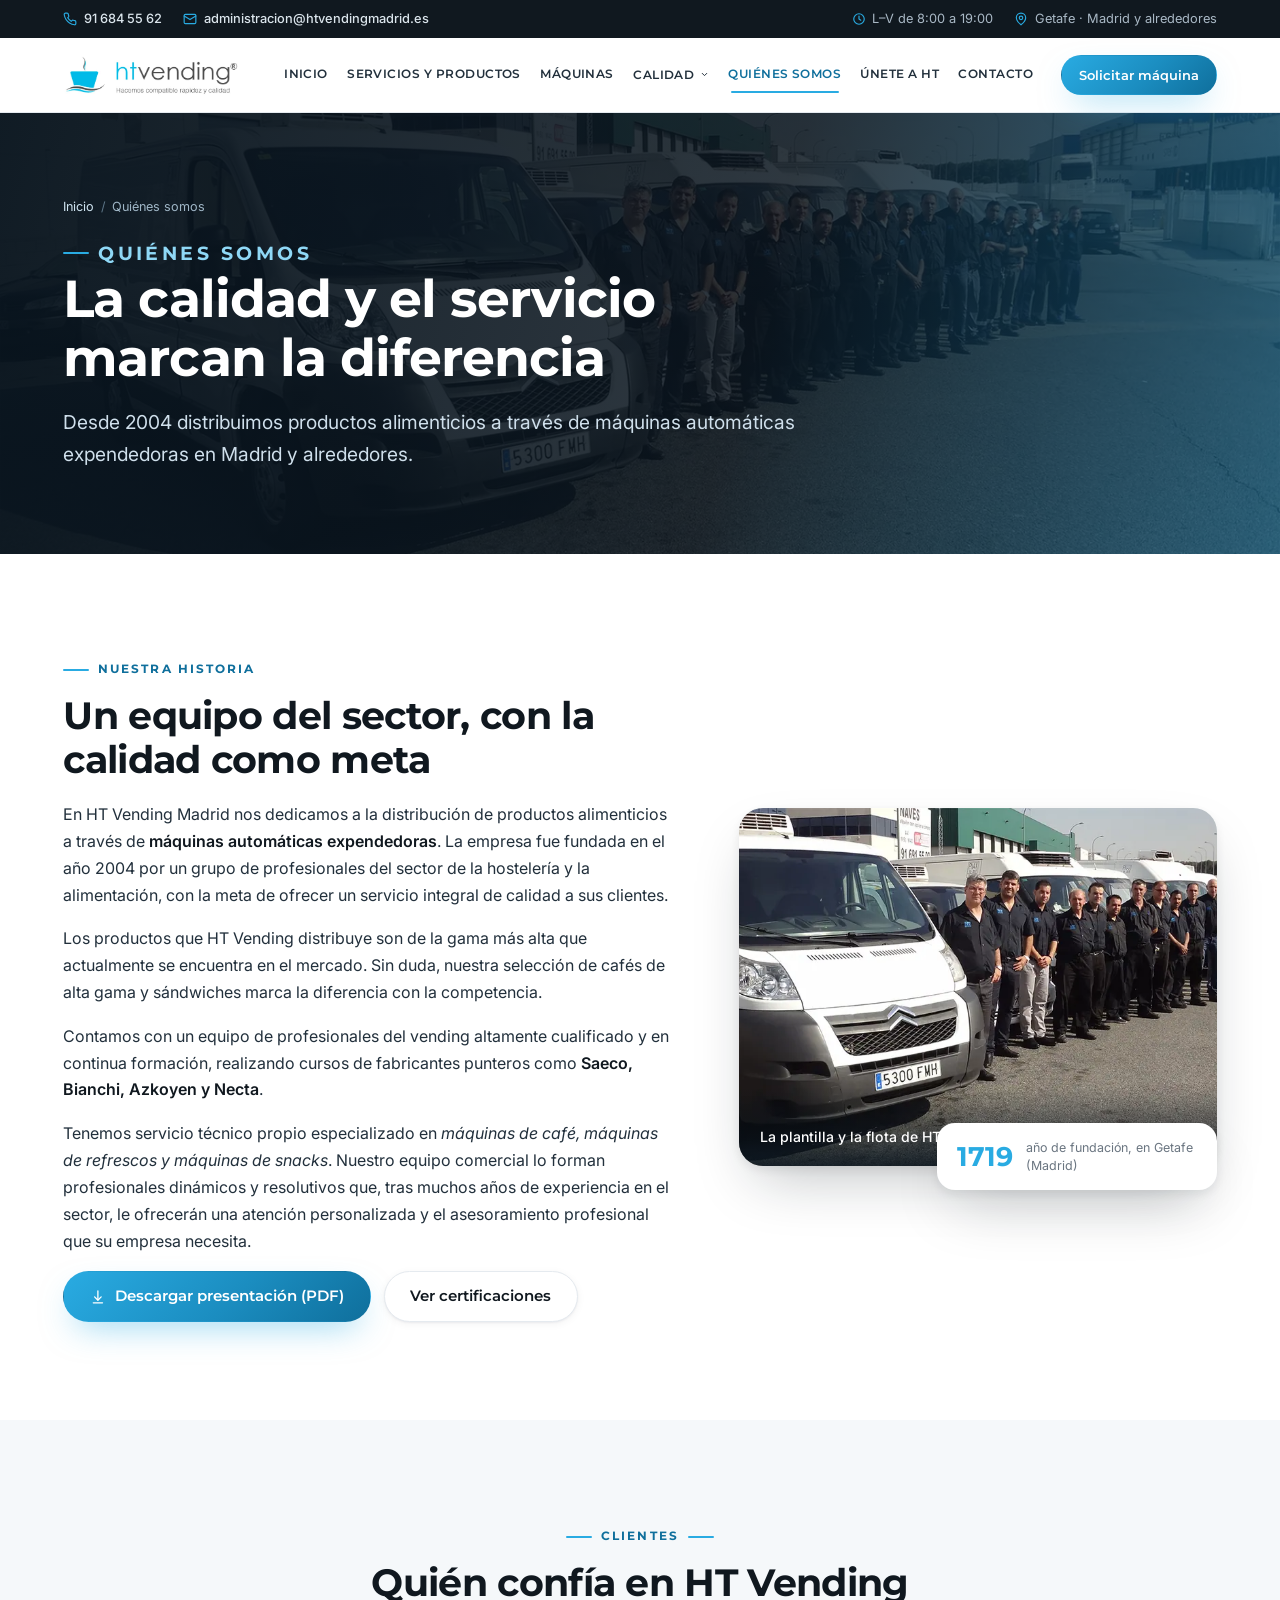
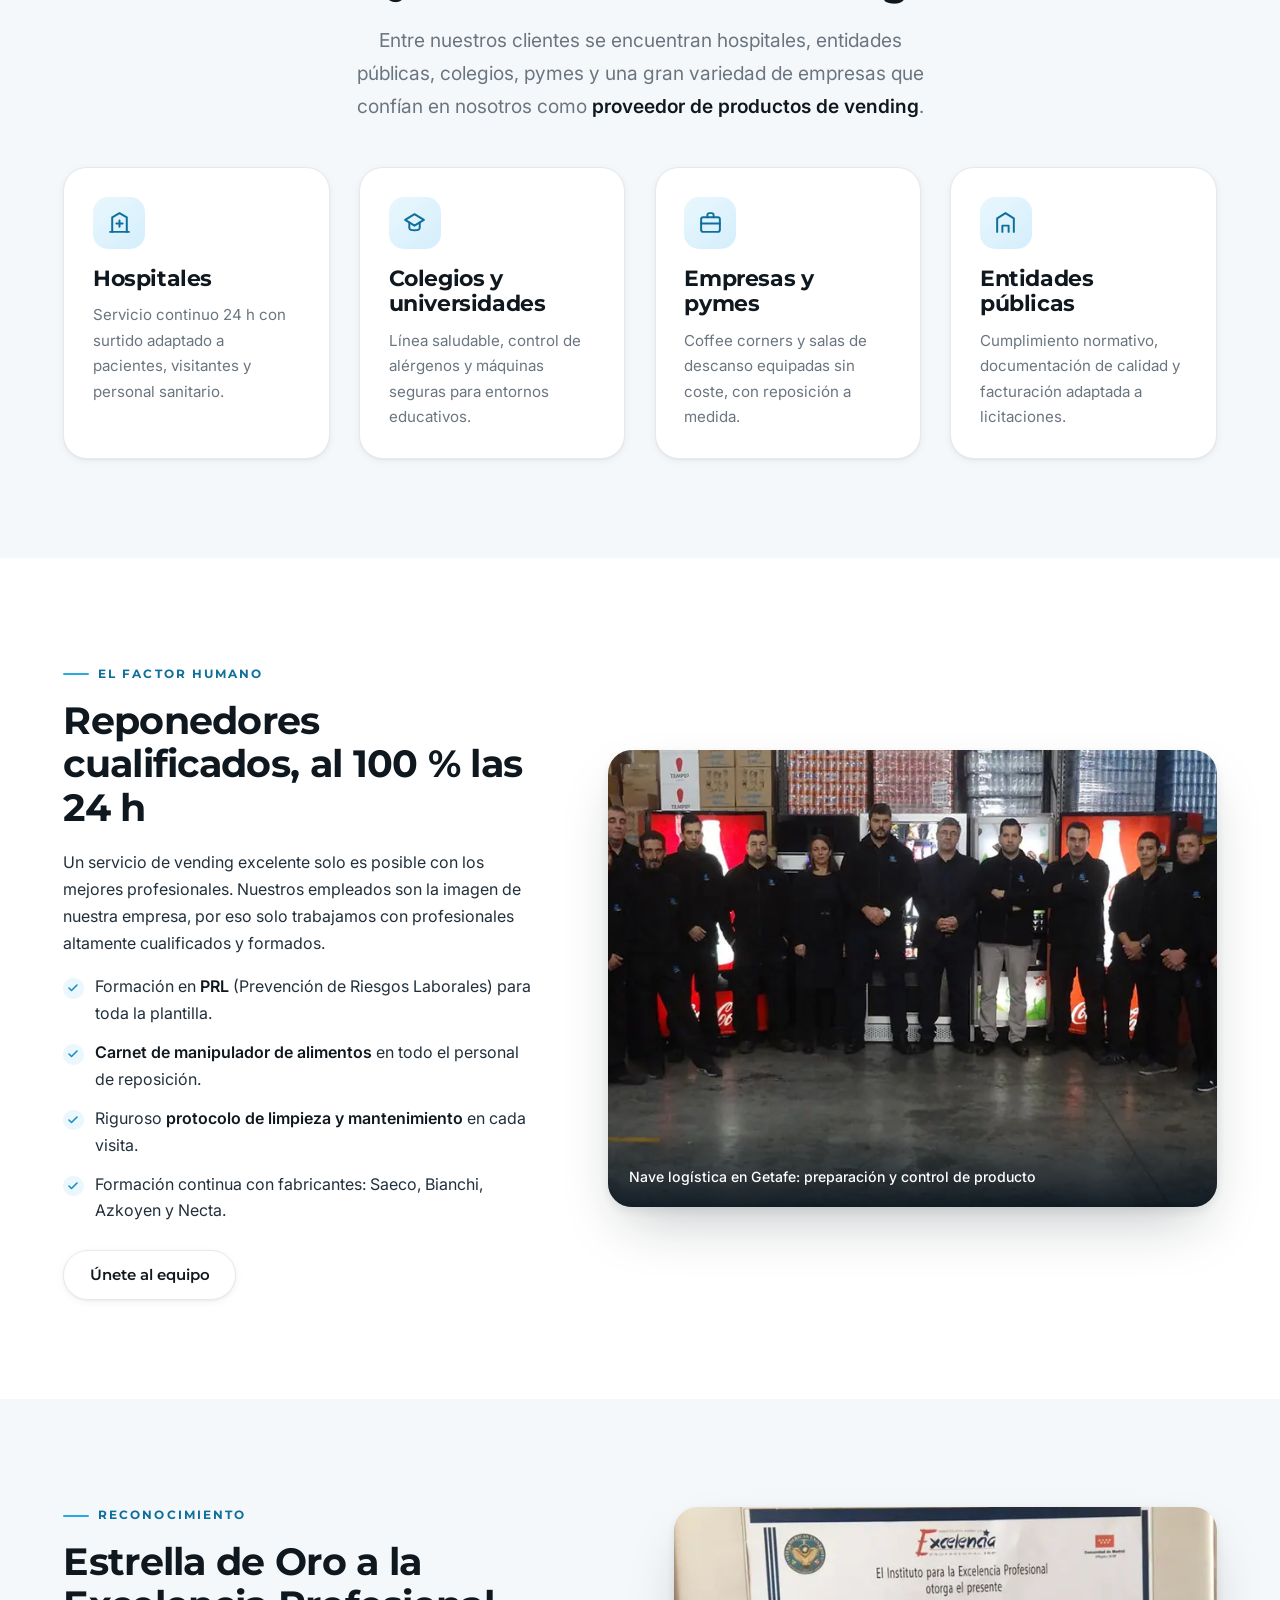
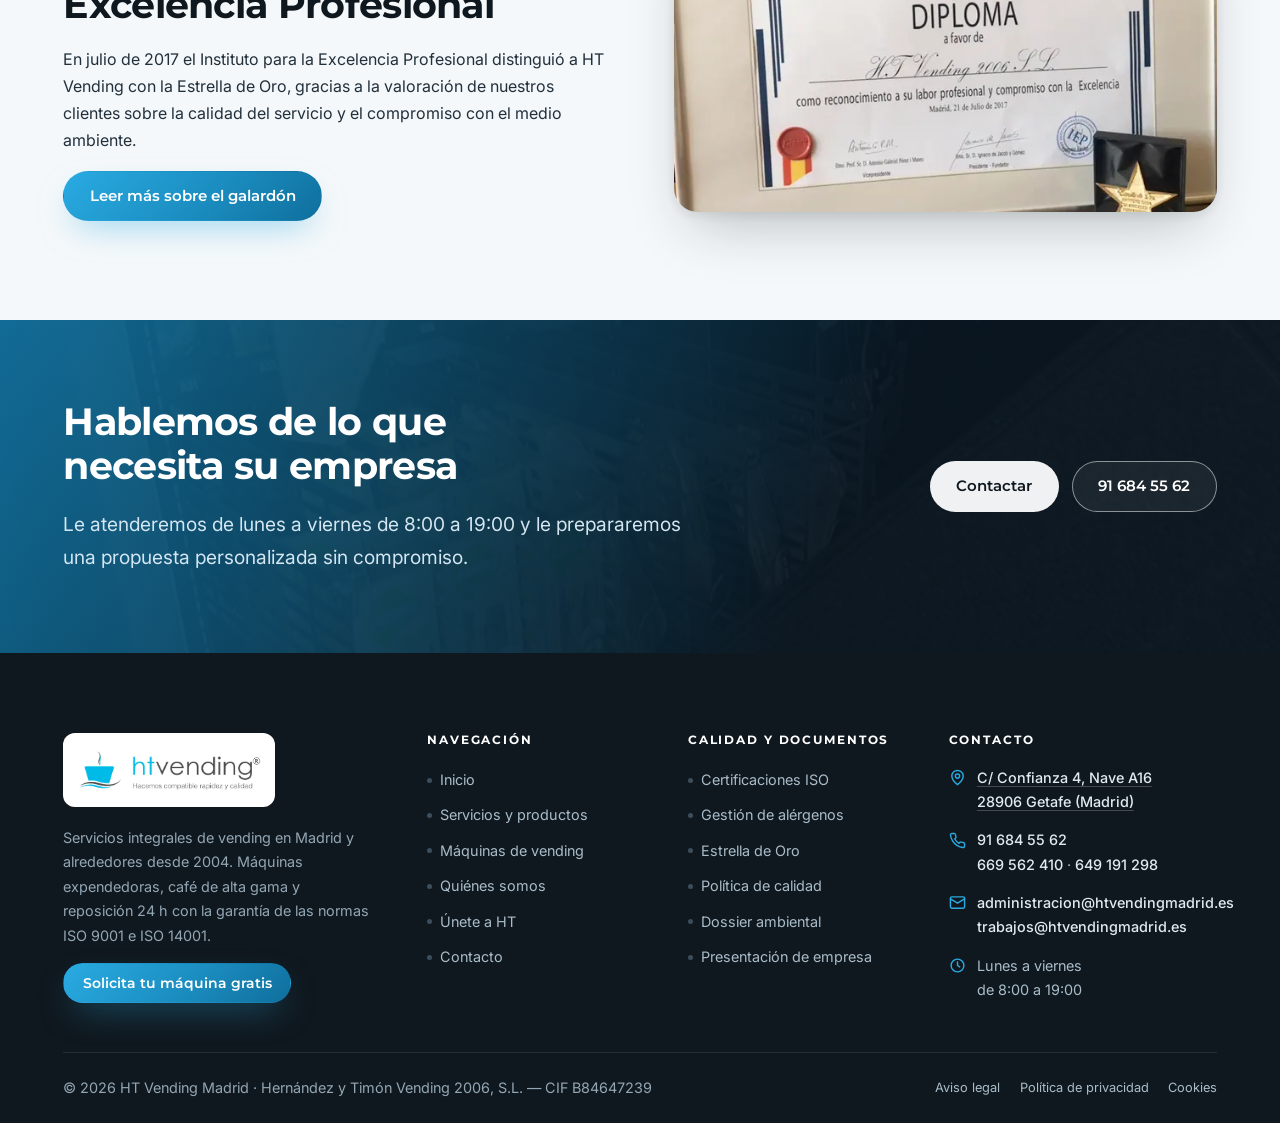
<file: quienesomos.html>
<!DOCTYPE html>
<html lang="es">
<head>
<meta charset="utf-8">
<title>Redirigiendo… | HT Vending Madrid</title>
<link rel="canonical" href="https://htvendingmadrid.es/empresa.html">
<meta http-equiv="refresh" content="0; url=empresa.html">
<meta name="robots" content="noindex, follow">
<script>window.location.replace('empresa.html');</script>
</head>
<body><p>Esta página se ha movido. Si no se le redirige automáticamente, <a href="empresa.html">pulse aquí</a>.</p></body>
</html>
</file>
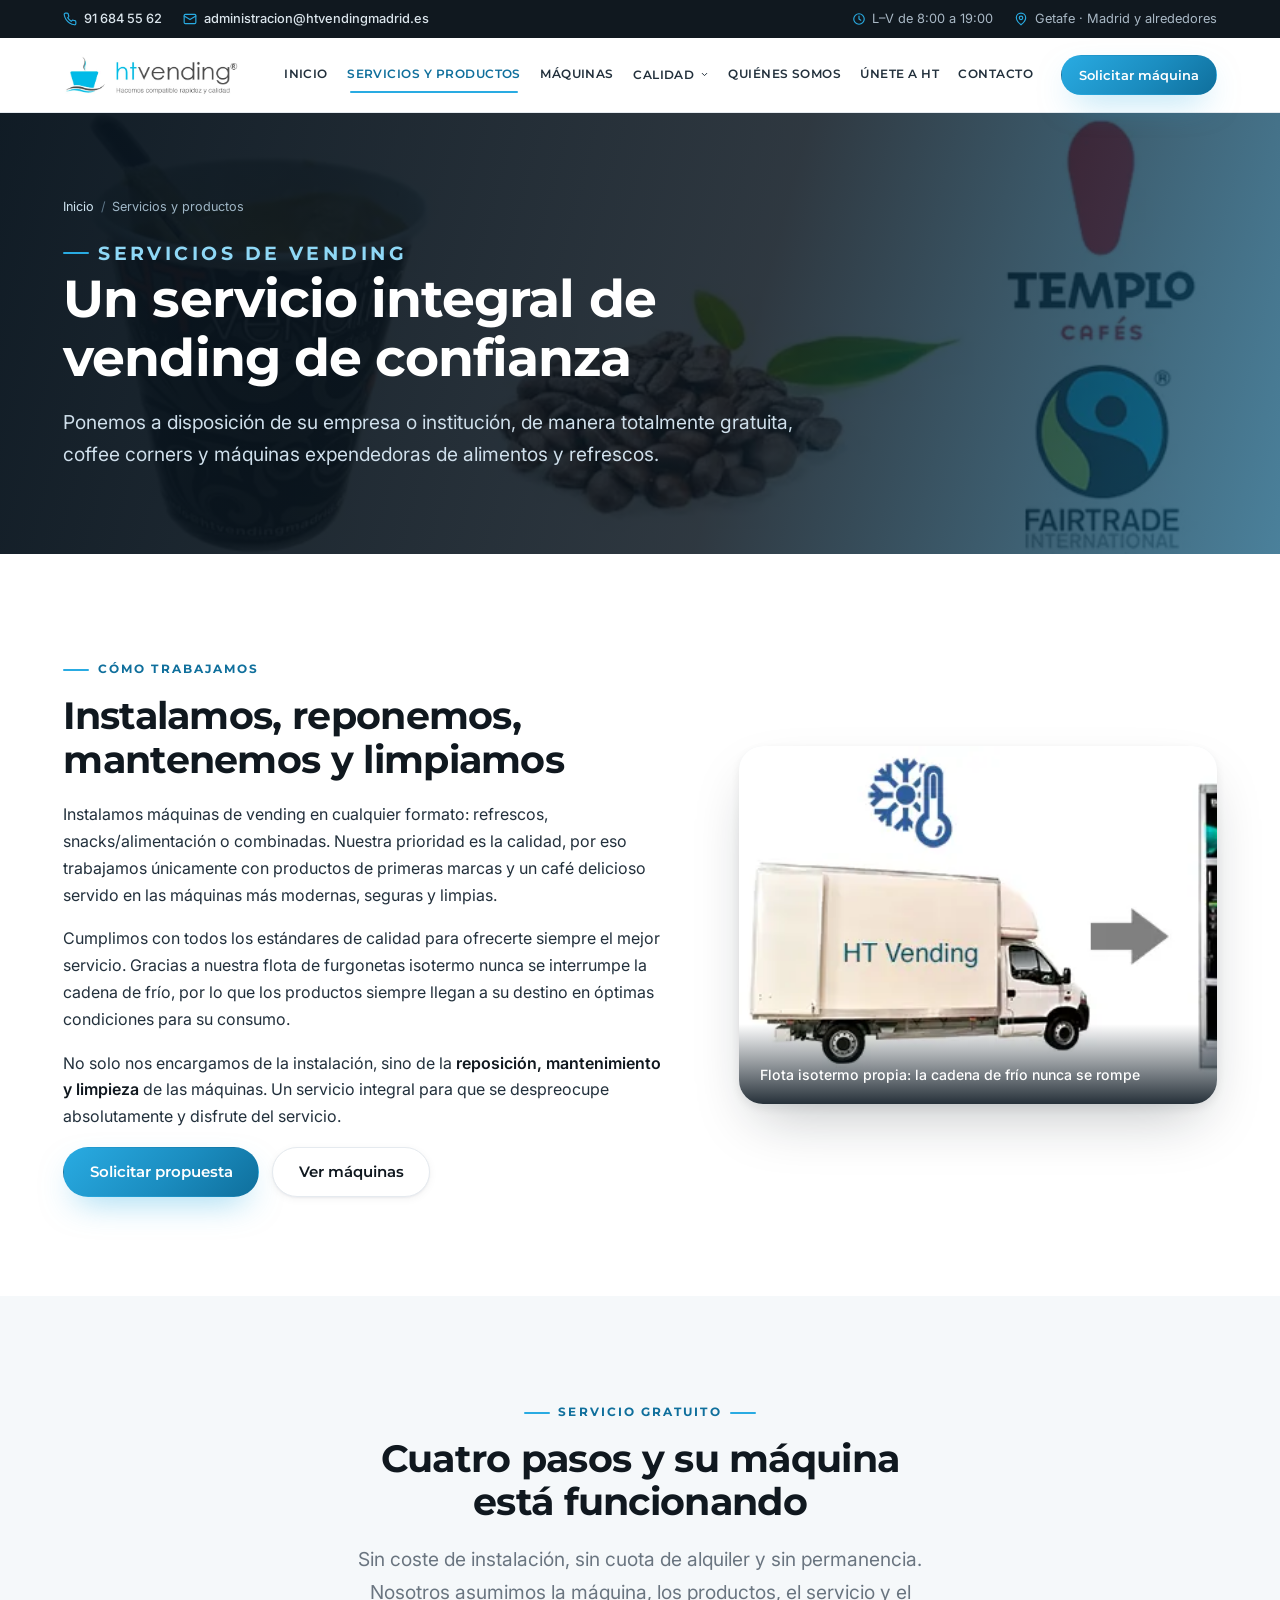
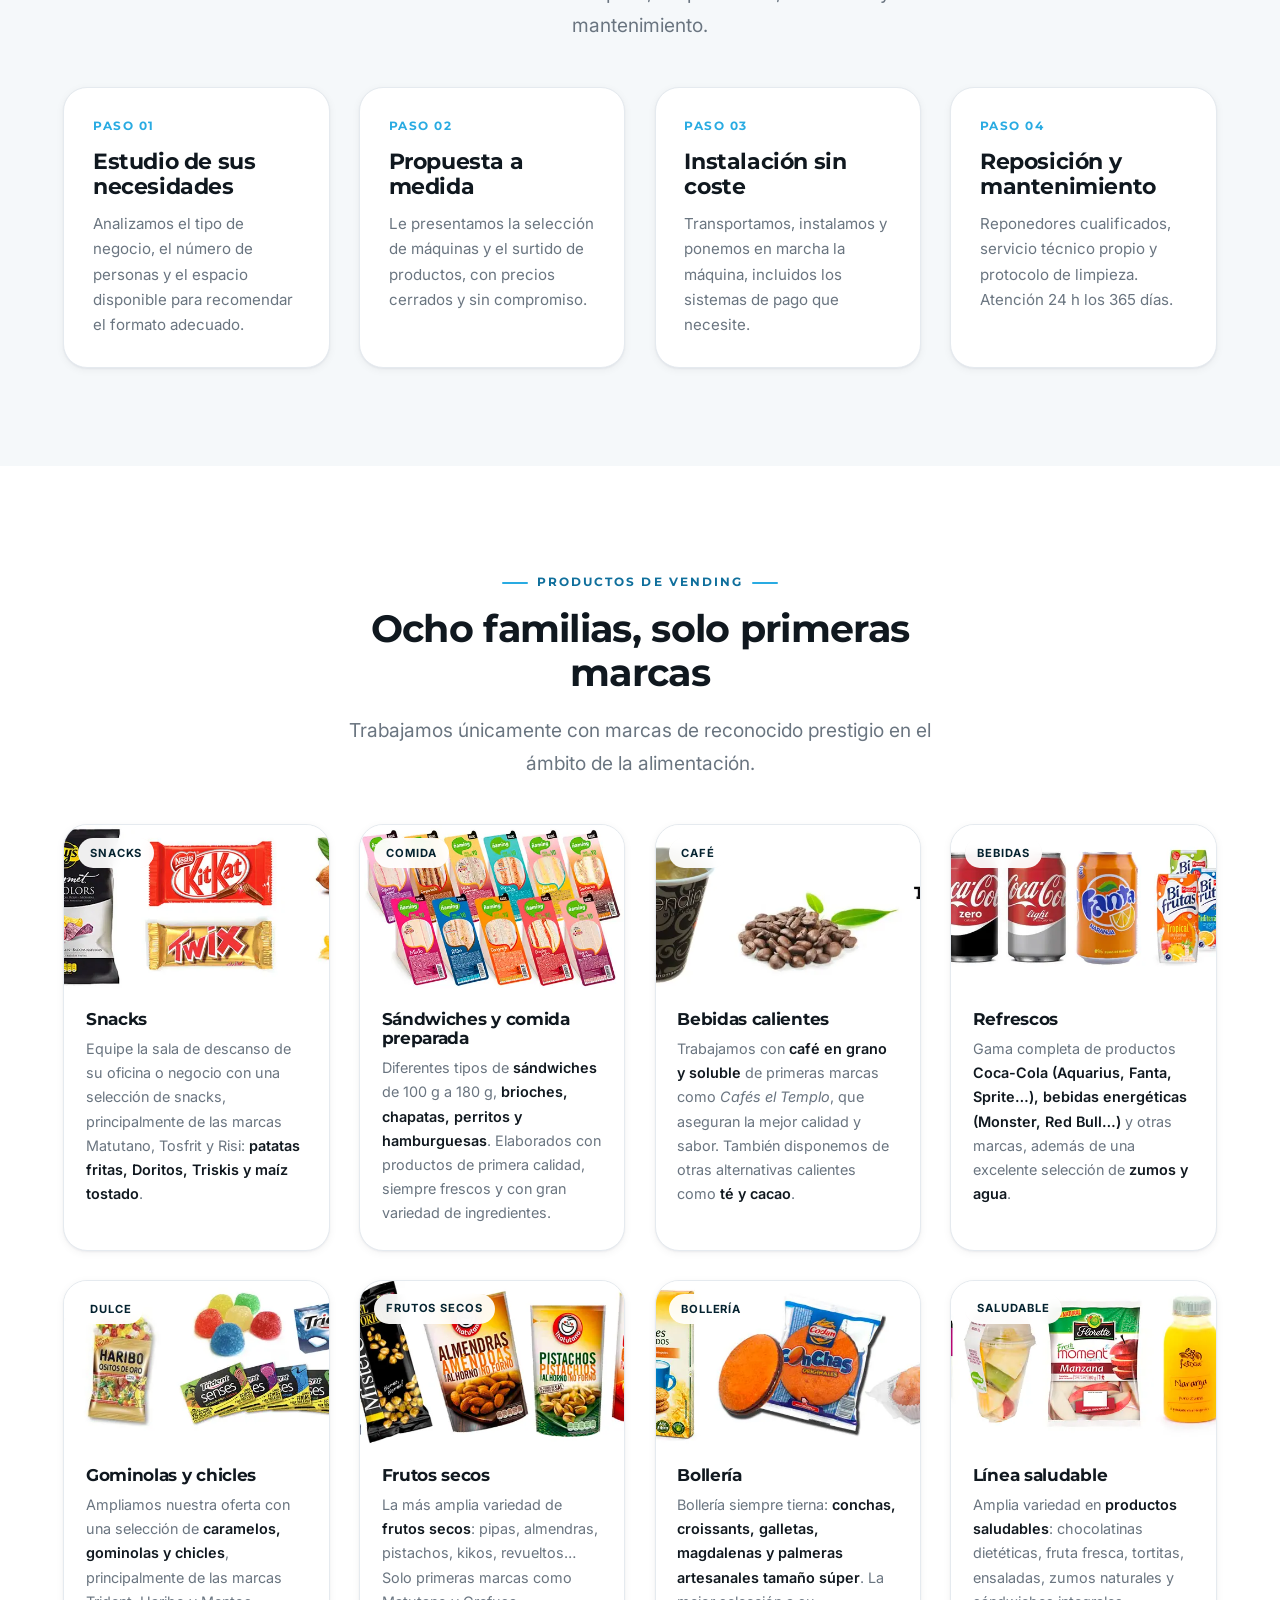
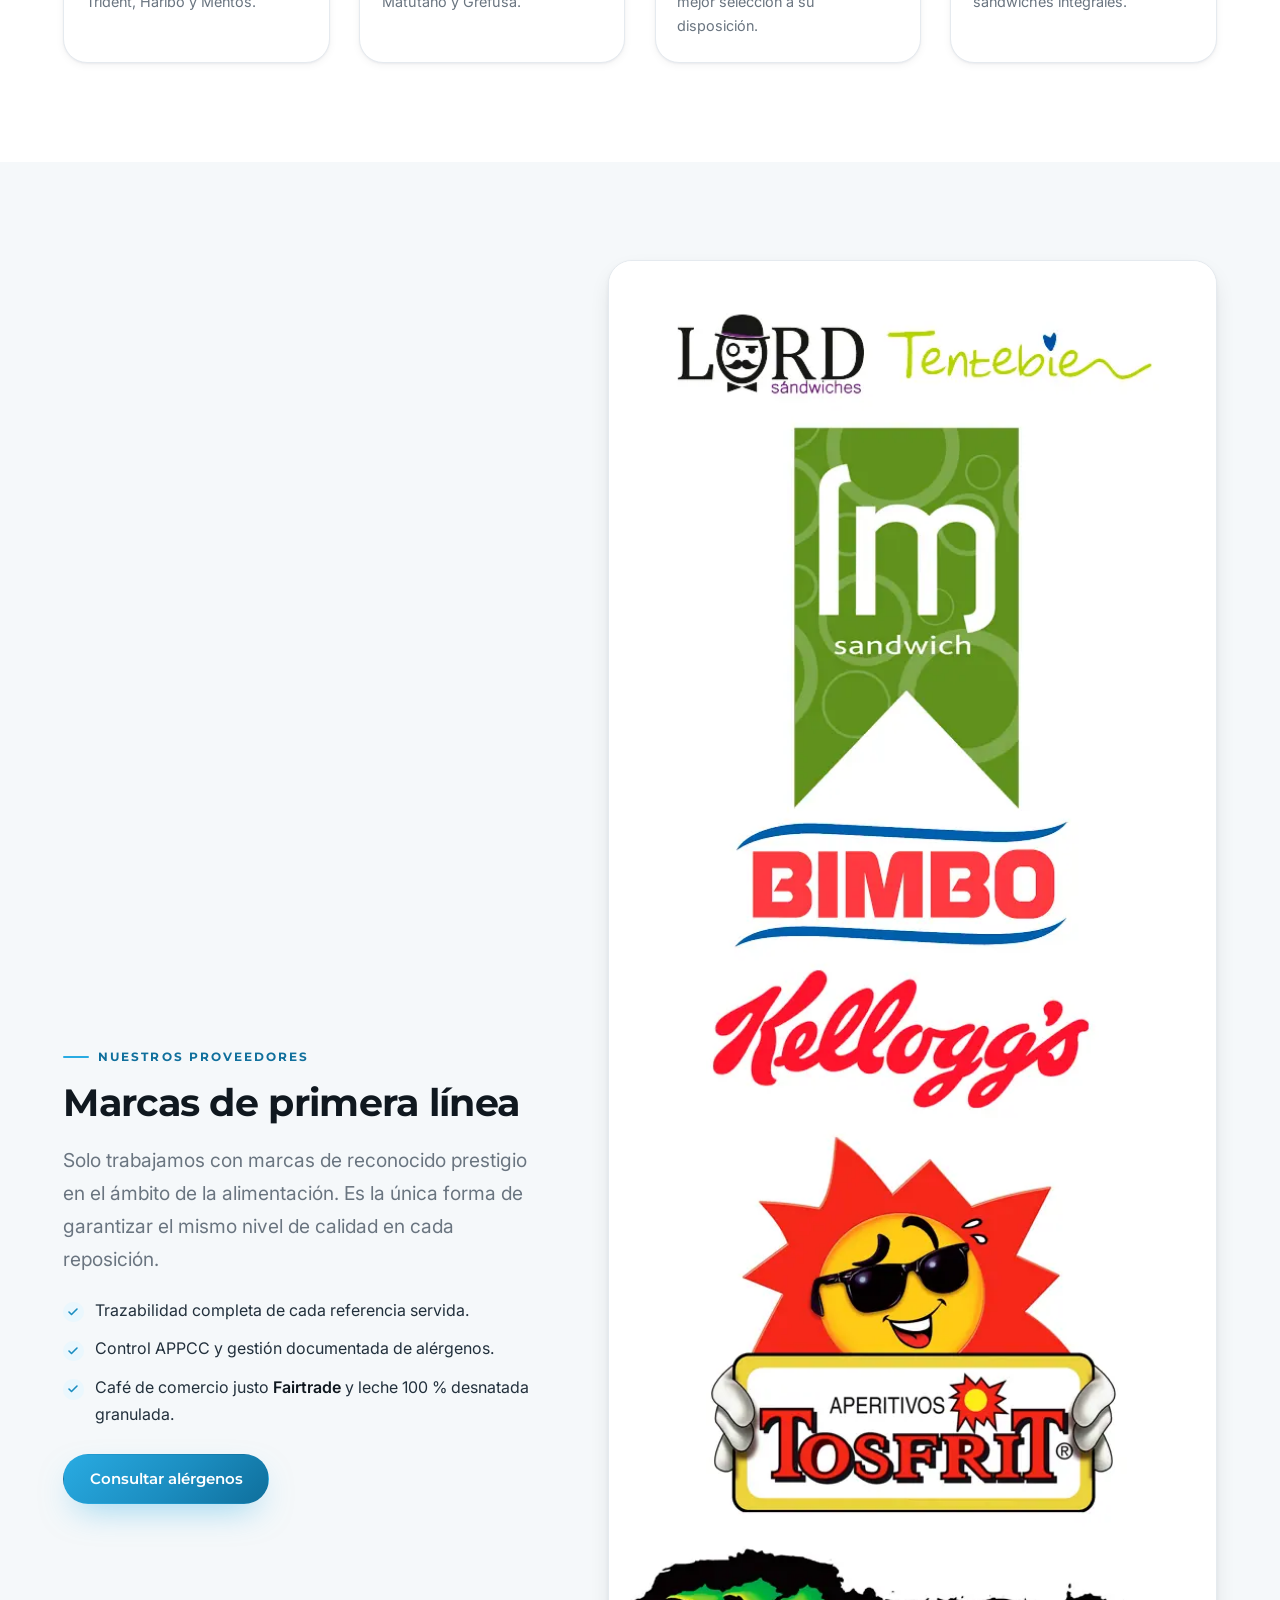
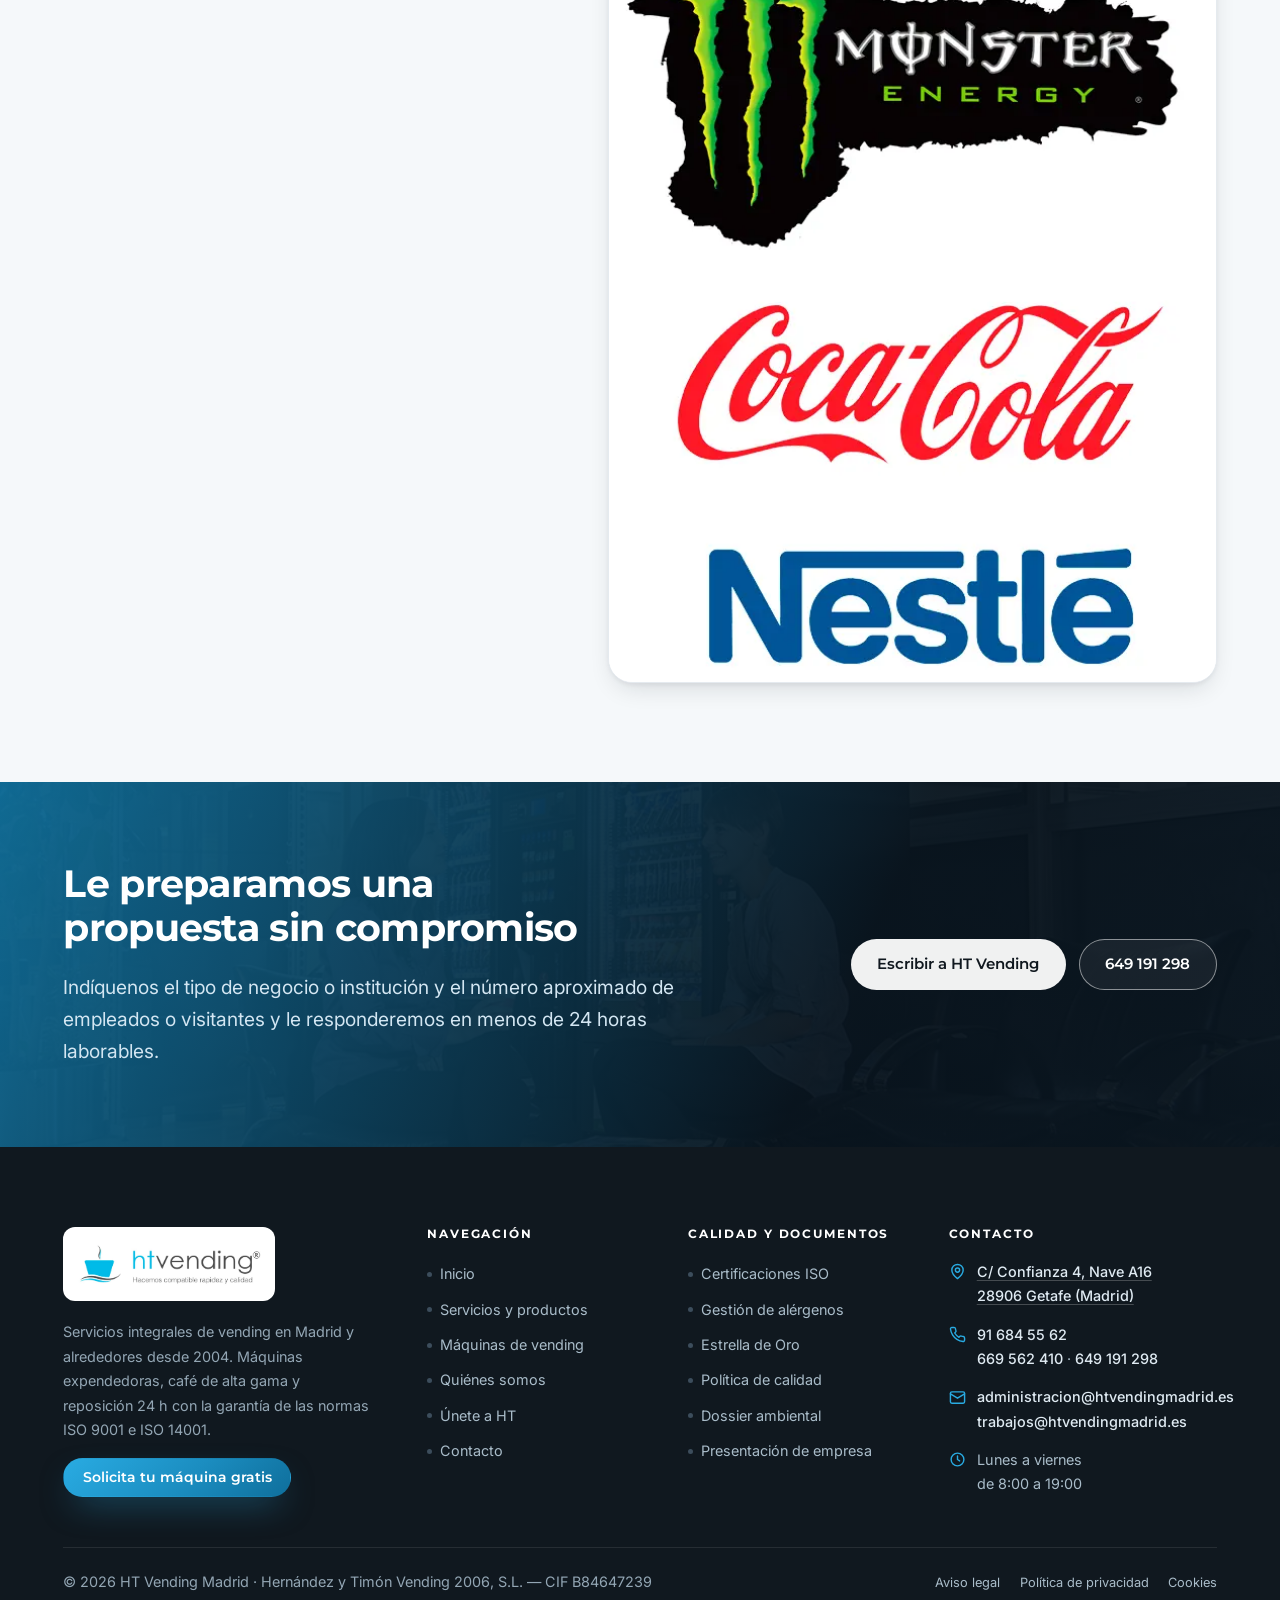
<file: servicios.html>
<!DOCTYPE html>
<html lang="es">
<head>
<meta charset="utf-8">
<meta name="viewport" content="width=device-width, initial-scale=1, viewport-fit=cover">
<meta name="theme-color" content="#10181f">
<title>Servicios y productos de vending | HT Vending Madrid</title>
<meta name="description" content="Coffee corners y máquinas expendedoras gratuitas para su empresa. Café, sándwiches, refrescos, snacks, bollería y línea saludable de primeras marcas.">
<link rel="canonical" href="https://htvendingmadrid.es/servicios.html">
<meta name="robots" content="index, follow">
<meta name="author" content="HT Vending Madrid">
<meta name="geo.region" content="ES-MD">
<meta name="geo.placename" content="Getafe, Madrid">

<meta property="og:type" content="website">
<meta property="og:locale" content="es_ES">
<meta property="og:site_name" content="HT Vending Madrid">
<meta property="og:title" content="Servicios y productos de vending | HT Vending Madrid">
<meta property="og:description" content="Coffee corners y máquinas expendedoras gratuitas para su empresa. Café, sándwiches, refrescos, snacks, bollería y línea saludable de primeras marcas.">
<meta property="og:url" content="https://htvendingmadrid.es/servicios.html">
<meta property="og:image" content="https://htvendingmadrid.es/images/sld-4.jpg">
<meta name="twitter:card" content="summary_large_image">

<link rel="icon" href="assets/img/favicon.svg" type="image/svg+xml">
<link rel="apple-touch-icon" href="assets/img/favicon.svg">

<link rel="preconnect" href="https://fonts.googleapis.com">
<link rel="preconnect" href="https://fonts.gstatic.com" crossorigin>
<link rel="stylesheet" href="https://fonts.googleapis.com/css2?family=Inter:wght@400;500;600&family=Montserrat:wght@600;700&display=swap">
<link rel="stylesheet" href="assets/css/style.css">
<script src="assets/js/main.js" defer></script>

<!-- Consentimiento de cookies (Cookiebot) — heredado del sitio original -->
<script id="Cookiebot" src="https://consent.cookiebot.com/uc.js" data-cbid="958e787e-1ef2-4f35-aaab-72c7cfaec10d" data-blockingmode="auto" type="text/javascript"></script>
<!-- Google Tag Manager -->
<script>(function(w,d,s,l,i){w[l]=w[l]||[];w[l].push({'gtm.start':
new Date().getTime(),event:'gtm.js'});var f=d.getElementsByTagName(s)[0],
j=d.createElement(s),dl=l!='dataLayer'?'&l='+l:'';j.async=true;j.src=
'https://www.googletagmanager.com/gtm.js?id='+i+dl;f.parentNode.insertBefore(j,f);
})(window,document,'script','dataLayer','GTM-W7T6CT2');</script>
<!-- Fin Google Tag Manager -->
<noscript><style>.reveal{opacity:1;transform:none}.hero__slide{opacity:1}.hero__slide+.hero__slide{display:none}</style></noscript>
</head>
<body>
<!-- Google Tag Manager (noscript) -->
<noscript><iframe src="https://www.googletagmanager.com/ns.html?id=GTM-W7T6CT2" height="0" width="0" style="display:none;visibility:hidden" title="Google Tag Manager"></iframe></noscript>

<a class="skip" href="#main">Saltar al contenido</a>

<div class="topbar">
  <div class="wrap">
    <ul class="topbar__list">
      <li><svg viewBox="0 0 24 24" fill="none" stroke="currentColor" stroke-width="2" stroke-linecap="round" stroke-linejoin="round" aria-hidden="true"><path d="M22 16.92v3a2 2 0 0 1-2.18 2 19.79 19.79 0 0 1-8.63-3.07 19.5 19.5 0 0 1-6-6A19.79 19.79 0 0 1 2.09 4.18 2 2 0 0 1 4.08 2h3a2 2 0 0 1 2 1.72c.13.96.36 1.9.7 2.81a2 2 0 0 1-.45 2.11L8.09 9.91a16 16 0 0 0 6 6l1.27-1.27a2 2 0 0 1 2.11-.45c.9.34 1.85.57 2.81.7A2 2 0 0 1 22 16.92z"/></svg><a href="tel:+34916845562">91 684 55 62</a></li>
      <li><svg viewBox="0 0 24 24" fill="none" stroke="currentColor" stroke-width="2" stroke-linecap="round" stroke-linejoin="round" aria-hidden="true"><rect x="2" y="4" width="20" height="16" rx="2"/><path d="m22 7-10 6L2 7"/></svg><a href="mailto:administracion@htvendingmadrid.es">administracion@htvendingmadrid.es</a></li>
    </ul>
    <ul class="topbar__list topbar__list--sec">
      <li><svg viewBox="0 0 24 24" fill="none" stroke="currentColor" stroke-width="2" stroke-linecap="round" stroke-linejoin="round" aria-hidden="true"><circle cx="12" cy="12" r="9"/><path d="M12 7v5l3 2"/></svg>L–V de 8:00 a 19:00</li>
      <li><svg viewBox="0 0 24 24" fill="none" stroke="currentColor" stroke-width="2" stroke-linecap="round" stroke-linejoin="round" aria-hidden="true"><path d="M20 10c0 6-8 12-8 12s-8-6-8-12a8 8 0 0 1 16 0z"/><circle cx="12" cy="10" r="3"/></svg>Getafe · Madrid y alrededores</li>
    </ul>
  </div>
</div>

<header class="site-header">
  <div class="wrap">
    <a class="logo" href="index.html" aria-label="HT Vending Madrid, ir al inicio">
      <span class="logo__img" role="img" aria-label="HT Vending — Hacemos compatible rapidez y calidad"></span>
    </a>

    <button class="nav-toggle" type="button" aria-expanded="false" aria-controls="nav">
      <span class="nav-toggle__bars" aria-hidden="true"><span></span><span></span><span></span></span>
      Menú
    </button>

    <nav class="nav" id="nav" aria-label="Menú principal">
      <div class="nav__head">
        <span class="logo" style="width:170px"><span class="logo__img" role="img" aria-label="HT Vending"></span></span>
        <button class="nav__close" type="button" aria-label="Cerrar menú">
          <svg viewBox="0 0 24 24" fill="none" stroke="currentColor" stroke-width="2.2" stroke-linecap="round" aria-hidden="true"><path d="M18 6 6 18M6 6l12 12"/></svg>
        </button>
      </div>

      <ul class="nav__list">
        <li><a class="nav__link" href="index.html">Inicio</a></li>
        <li><a class="nav__link" href="servicios.html" aria-current="page">Servicios y productos</a></li>
        <li><a class="nav__link" href="maquinas.html">Máquinas</a></li>
        <li class="has-sub">
          <button class="nav__link" type="button" aria-expanded="false">Calidad
            <svg class="chev" viewBox="0 0 24 24" fill="none" stroke="currentColor" stroke-width="2.6" stroke-linecap="round" stroke-linejoin="round" aria-hidden="true"><polyline points="6 9 12 15 18 9"/></svg>
          </button>
          <ul class="nav__sub">
            <li><a href="certificaciones.html"><svg viewBox="0 0 24 24" fill="none" stroke="currentColor" stroke-width="2" stroke-linecap="round" stroke-linejoin="round" aria-hidden="true"><circle cx="12" cy="9" r="6"/><path d="m8.2 14-1.7 7 5.5-3 5.5 3-1.7-7"/></svg>Certificaciones ISO</a></li>
            <li><a href="assets/docs/politica_calidad.pdf" target="_blank" rel="noopener"><svg viewBox="0 0 24 24" fill="none" stroke="currentColor" stroke-width="2" stroke-linecap="round" stroke-linejoin="round" aria-hidden="true"><path d="M14 2H7a2 2 0 0 0-2 2v16a2 2 0 0 0 2 2h10a2 2 0 0 0 2-2V7z"/><path d="M14 2v5h5"/></svg>Política de calidad (PDF)</a></li>
            <li><a href="assets/docs/dossier_ambiental.pdf" target="_blank" rel="noopener"><svg viewBox="0 0 24 24" fill="none" stroke="currentColor" stroke-width="2" stroke-linecap="round" stroke-linejoin="round" aria-hidden="true"><path d="M11 20A7 7 0 0 1 9.8 6.1C15.5 5 17 4.48 19 2c1 2 2 4.18 2 8 0 5.5-4.78 10-10 10z"/><path d="M2 21c0-3 1.85-5.36 5.08-6"/></svg>Dossier ambiental (PDF)</a></li>
            <li><a href="alergenos.html"><svg viewBox="0 0 24 24" fill="none" stroke="currentColor" stroke-width="2" stroke-linecap="round" stroke-linejoin="round" aria-hidden="true"><path d="M12 2a10 10 0 1 0 10 10"/><path d="M12 8v4"/><path d="M12 16h.01"/></svg>Gestión de alérgenos</a></li>
            <li><a href="excelencia.html"><svg viewBox="0 0 24 24" fill="none" stroke="currentColor" stroke-width="2" stroke-linecap="round" stroke-linejoin="round" aria-hidden="true"><path d="m12 3 2.7 5.6 6.1.9-4.4 4.3 1 6.1-5.4-2.9-5.4 2.9 1-6.1L3.2 9.5l6.1-.9z"/></svg>Estrella de Oro a la Excelencia</a></li>
          </ul>
        </li>
        <li><a class="nav__link" href="empresa.html">Quiénes somos</a></li>
        <li><a class="nav__link" href="trabajo.html">Únete a HT</a></li>
        <li><a class="nav__link" href="contacto.html">Contacto</a></li>
      </ul>

      <div class="nav__cta">
        <a class="btn btn--primary btn--block" href="tel:+34669562410">
          <svg viewBox="0 0 24 24" fill="none" stroke="currentColor" stroke-width="2" stroke-linecap="round" stroke-linejoin="round" aria-hidden="true"><path d="M22 16.92v3a2 2 0 0 1-2.18 2 19.79 19.79 0 0 1-8.63-3.07 19.5 19.5 0 0 1-6-6A19.79 19.79 0 0 1 2.09 4.18 2 2 0 0 1 4.08 2h3a2 2 0 0 1 2 1.72c.13.96.36 1.9.7 2.81a2 2 0 0 1-.45 2.11L8.09 9.91a16 16 0 0 0 6 6l1.27-1.27a2 2 0 0 1 2.11-.45c.9.34 1.85.57 2.81.7A2 2 0 0 1 22 16.92z"/></svg>
          669 562 410
        </a>
        <a class="btn btn--ghost btn--block" href="contacto.html">Solicitar una máquina</a>
      </div>
    </nav>

    <div class="header-cta">
      <a class="btn btn--primary btn--sm" href="contacto.html">Solicitar máquina</a>
    </div>
  </div>
</header>
<div class="nav-scrim" aria-hidden="true"></div>

<main id="main">

<section class="page-hero">
  <div class="page-hero__bg" aria-hidden="true"><picture><source srcset="assets/img/banner_cafe.webp" type="image/webp"><img src="assets/img/banner_cafe.jpg" alt="" width="1000" height="600" fetchpriority="high" decoding="async"></picture></div>
  <div class="wrap">
    <ol class="crumbs"><li><a href="index.html">Inicio</a></li><li>Servicios y productos</li></ol>
    <p class="eyebrow">Servicios de vending</p>
    <h1>Un servicio integral de vending de confianza</h1>
    <p>Ponemos a disposición de su empresa o institución, de manera totalmente gratuita, coffee corners y máquinas expendedoras de alimentos y refrescos.</p>
  </div>
</section>

<!-- ============ EL SERVICIO ============ -->
<section class="section">
  <div class="wrap">
    <div class="split split--wide-l">
      <div class="reveal">
        <p class="eyebrow">Cómo trabajamos</p>
        <h2 class="sec-title">Instalamos, reponemos, mantenemos y limpiamos</h2>
        <p>Instalamos máquinas de vending en cualquier formato: refrescos, snacks/alimentación o combinadas. Nuestra prioridad es la calidad, por eso trabajamos únicamente con productos de primeras marcas y un café delicioso servido en las máquinas más modernas, seguras y limpias.</p>
        <p>Cumplimos con todos los estándares de calidad para ofrecerte siempre el mejor servicio. Gracias a nuestra flota de furgonetas isotermo nunca se interrumpe la cadena de frío, por lo que los productos siempre llegan a su destino en óptimas condiciones para su consumo.</p>
        <p>No solo nos encargamos de la instalación, sino de la <strong>reposición, mantenimiento y limpieza</strong> de las máquinas. Un servicio integral para que se despreocupe absolutamente y disfrute del servicio.</p>
        <div class="btn-row">
          <a class="btn btn--primary" href="contacto.html">Solicitar propuesta</a>
          <a class="btn btn--ghost" href="maquinas.html">Ver máquinas</a>
        </div>
      </div>
      <div class="split__media reveal" data-d="1">
        <figure class="figure figure--tall" style="margin:0">
          <picture><source srcset="assets/img/cadena_frio.webp" type="image/webp"><img src="assets/img/cadena_frio.jpg" alt="Furgoneta isotermo de HT Vending garantizando la cadena de frío" width="900" height="600" loading="lazy" decoding="async"></picture>
          <figcaption class="figure__cap">Flota isotermo propia: la cadena de frío nunca se rompe</figcaption>
        </figure>
      </div>
    </div>
  </div>
</section>

<!-- ============ PASOS ============ -->
<section class="section section--tint">
  <div class="wrap">
    <div class="sec-head center reveal">
      <p class="eyebrow">Servicio gratuito</p>
      <h2 class="sec-title">Cuatro pasos y su máquina está funcionando</h2>
      <p class="lead">Sin coste de instalación, sin cuota de alquiler y sin permanencia. Nosotros asumimos la máquina, los productos, el servicio y el mantenimiento.</p>
    </div>
    <div class="cards cards--4">
      <article class="card reveal" data-d="1"><span class="card__num">PASO 01</span><h3>Estudio de sus necesidades</h3><p>Analizamos el tipo de negocio, el número de personas y el espacio disponible para recomendar el formato adecuado.</p></article>
      <article class="card reveal" data-d="2"><span class="card__num">PASO 02</span><h3>Propuesta a medida</h3><p>Le presentamos la selección de máquinas y el surtido de productos, con precios cerrados y sin compromiso.</p></article>
      <article class="card reveal" data-d="3"><span class="card__num">PASO 03</span><h3>Instalación sin coste</h3><p>Transportamos, instalamos y ponemos en marcha la máquina, incluidos los sistemas de pago que necesite.</p></article>
      <article class="card reveal" data-d="4"><span class="card__num">PASO 04</span><h3>Reposición y mantenimiento</h3><p>Reponedores cualificados, servicio técnico propio y protocolo de limpieza. Atención 24 h los 365 días.</p></article>
    </div>
  </div>
</section>

<!-- ============ PRODUCTOS ============ -->
<section class="section" id="productos">
  <div class="wrap">
    <div class="sec-head center reveal">
      <p class="eyebrow">Productos de vending</p>
      <h2 class="sec-title">Ocho familias, solo primeras marcas</h2>
      <p class="lead">Trabajamos únicamente con marcas de reconocido prestigio en el ámbito de la alimentación.</p>
    </div>

    <div class="cards">
      <article class="prod reveal" data-d="1">
        <div class="prod__media"><span class="prod__tag">Snacks</span><picture><source srcset="assets/img/banner_snacks2.webp" type="image/webp"><img src="assets/img/banner_snacks2.jpg" alt="Patatas fritas, Doritos y snacks salados para vending" width="800" height="500" loading="lazy" decoding="async"></picture></div>
        <div class="prod__body"><h3>Snacks</h3><p>Equipe la sala de descanso de su oficina o negocio con una selección de snacks, principalmente de las marcas Matutano, Tosfrit y Risi: <strong>patatas fritas, Doritos, Triskis y maíz tostado</strong>.</p></div>
      </article>

      <article class="prod reveal" data-d="2">
        <div class="prod__media"><span class="prod__tag">Comida</span><picture><source srcset="assets/img/banner_sandwiches2.webp" type="image/webp"><img src="assets/img/banner_sandwiches2.png" alt="Sándwiches, brioches, chapatas y hamburguesas" width="800" height="500" loading="lazy" decoding="async"></picture></div>
        <div class="prod__body"><h3>Sándwiches y comida preparada</h3><p>Diferentes tipos de <strong>sándwiches</strong> de 100 g a 180 g, <strong>brioches, chapatas, perritos y hamburguesas</strong>. Elaborados con productos de primera calidad, siempre frescos y con gran variedad de ingredientes.</p></div>
      </article>

      <article class="prod reveal" data-d="3">
        <div class="prod__media"><span class="prod__tag">Café</span><picture><source srcset="assets/img/banner_cafe.webp" type="image/webp"><img src="assets/img/banner_cafe.jpg" alt="Café en grano y soluble de Cafés el Templo" width="800" height="500" loading="lazy" decoding="async"></picture></div>
        <div class="prod__body"><h3>Bebidas calientes</h3><p>Trabajamos con <strong>café en grano y soluble</strong> de primeras marcas como <em>Cafés el Templo</em>, que aseguran la mejor calidad y sabor. También disponemos de otras alternativas calientes como <strong>té y cacao</strong>.</p></div>
      </article>

      <article class="prod reveal" data-d="4">
        <div class="prod__media"><span class="prod__tag">Bebidas</span><picture><source srcset="assets/img/banner_refrescos.webp" type="image/webp"><img src="assets/img/banner_refrescos.jpg" alt="Refrescos Coca-Cola, bebidas energéticas, zumos y agua" width="800" height="500" loading="lazy" decoding="async"></picture></div>
        <div class="prod__body"><h3>Refrescos</h3><p>Gama completa de productos <strong>Coca-Cola (Aquarius, Fanta, Sprite…), bebidas energéticas (Monster, Red Bull…)</strong> y otras marcas, además de una excelente selección de <strong>zumos y agua</strong>.</p></div>
      </article>

      <article class="prod reveal" data-d="1">
        <div class="prod__media"><span class="prod__tag">Dulce</span><picture><source srcset="assets/img/banner_gominolas_chicles.webp" type="image/webp"><img src="assets/img/banner_gominolas_chicles.jpg" alt="Caramelos, gominolas y chicles para máquinas expendedoras" width="800" height="500" loading="lazy" decoding="async"></picture></div>
        <div class="prod__body"><h3>Gominolas y chicles</h3><p>Ampliamos nuestra oferta con una selección de <strong>caramelos, gominolas y chicles</strong>, principalmente de las marcas Trident, Haribo y Mentos.</p></div>
      </article>

      <article class="prod reveal" data-d="2">
        <div class="prod__media"><span class="prod__tag">Frutos secos</span><picture><source srcset="assets/img/banner_frutos_secos.webp" type="image/webp"><img src="assets/img/banner_frutos_secos.jpg" alt="Pipas, almendras, pistachos y frutos secos" width="800" height="500" loading="lazy" decoding="async"></picture></div>
        <div class="prod__body"><h3>Frutos secos</h3><p>La más amplia variedad de <strong>frutos secos</strong>: pipas, almendras, pistachos, kikos, revueltos… Solo primeras marcas como Matutano y Grefusa.</p></div>
      </article>

      <article class="prod reveal" data-d="3">
        <div class="prod__media"><span class="prod__tag">Bollería</span><picture><source srcset="assets/img/banner_bolleria2.webp" type="image/webp"><img src="assets/img/banner_bolleria2.jpg" alt="Conchas, croissants, magdalenas y palmeras artesanales" width="800" height="500" loading="lazy" decoding="async"></picture></div>
        <div class="prod__body"><h3>Bollería</h3><p>Bollería siempre tierna: <strong>conchas, croissants, galletas, magdalenas y palmeras artesanales tamaño súper</strong>. La mejor selección a su disposición.</p></div>
      </article>

      <article class="prod reveal" data-d="4">
        <div class="prod__media"><span class="prod__tag">Saludable</span><picture><source srcset="assets/img/banner_linea_saludable2.webp" type="image/webp"><img src="assets/img/banner_linea_saludable2.png" alt="Fruta fresca, tortitas, ensaladas y zumos naturales" width="800" height="500" loading="lazy" decoding="async"></picture></div>
        <div class="prod__body"><h3>Línea saludable</h3><p>Amplia variedad en <strong>productos saludables</strong>: chocolatinas dietéticas, fruta fresca, tortitas, ensaladas, zumos naturales y sándwiches integrales.</p></div>
      </article>
    </div>
  </div>
</section>

<!-- ============ MARCAS ============ -->
<section class="section section--tint">
  <div class="wrap">
    <div class="split split--wide-r">
      <div class="reveal">
        <p class="eyebrow">Nuestros proveedores</p>
        <h2 class="sec-title">Marcas de primera línea</h2>
        <p class="lead">Solo trabajamos con marcas de reconocido prestigio en el ámbito de la alimentación. Es la única forma de garantizar el mismo nivel de calidad en cada reposición.</p>
        <ul class="tick">
          <li>Trazabilidad completa de cada referencia servida.</li>
          <li>Control APPCC y gestión documentada de alérgenos.</li>
          <li>Café de comercio justo <strong>Fairtrade</strong> y leche 100 % desnatada granulada.</li>
        </ul>
        <div class="btn-row"><a class="btn btn--primary" href="alergenos.html">Consultar alérgenos</a></div>
      </div>
      <div class="reveal" data-d="1">
        <div class="brandwall"><picture><source srcset="assets/img/trades.webp" type="image/webp"><img src="assets/img/trades.jpg" alt="Marcas con las que trabaja HT Vending Madrid" width="900" height="700" loading="lazy" decoding="async"></picture></div>
      </div>
    </div>
  </div>
</section>

<section class="cta-band">
  <div class="cta-band__bg" aria-hidden="true"><picture><source srcset="assets/img/sld-4.webp" type="image/webp"><img src="assets/img/sld-4.jpg" alt="" width="1000" height="675" loading="lazy" decoding="async"></picture></div>
  <div class="wrap">
    <div class="cta-band__inner">
      <div>
        <h2>Le preparamos una propuesta sin compromiso</h2>
        <p>Indíquenos el tipo de negocio o institución y el número aproximado de empleados o visitantes y le responderemos en menos de 24 horas laborables.</p>
      </div>
      <div class="btn-row">
        <a class="btn btn--light" href="contacto.html">Escribir a HT Vending</a>
        <a class="btn btn--outline" href="tel:+34649191298">649 191 298</a>
      </div>
    </div>
  </div>
</section>
</main>

<footer class="site-footer">
  <div class="wrap">
    <div class="footer-grid">
      <div>
        <span class="logo footer-logo"><span class="logo__img" role="img" aria-label="HT Vending — Hacemos compatible rapidez y calidad"></span></span>
        <p>Servicios integrales de vending en Madrid y alrededores desde 2004. Máquinas expendedoras, café de alta gama y reposición 24 h con la garantía de las normas ISO 9001 e ISO 14001.</p>
        <p style="margin-bottom:0"><a class="btn btn--primary btn--sm" href="contacto.html">Solicita tu máquina gratis</a></p>
      </div>

      <div>
        <h4>Navegación</h4>
        <ul class="f-list">
          <li><a href="index.html">Inicio</a></li>
          <li><a href="servicios.html">Servicios y productos</a></li>
          <li><a href="maquinas.html">Máquinas de vending</a></li>
          <li><a href="empresa.html">Quiénes somos</a></li>
          <li><a href="trabajo.html">Únete a HT</a></li>
          <li><a href="contacto.html">Contacto</a></li>
        </ul>
      </div>

      <div>
        <h4>Calidad y documentos</h4>
        <ul class="f-list">
          <li><a href="certificaciones.html">Certificaciones ISO</a></li>
          <li><a href="alergenos.html">Gestión de alérgenos</a></li>
          <li><a href="excelencia.html">Estrella de Oro</a></li>
          <li><a href="assets/docs/politica_calidad.pdf" target="_blank" rel="noopener">Política de calidad</a></li>
          <li><a href="assets/docs/dossier_ambiental.pdf" target="_blank" rel="noopener">Dossier ambiental</a></li>
          <li><a href="assets/docs/presentacion-htvending.pdf" target="_blank" rel="noopener">Presentación de empresa</a></li>
        </ul>
      </div>

      <div>
        <h4>Contacto</h4>
        <ul class="f-contact">
          <li>
            <svg viewBox="0 0 24 24" fill="none" stroke="currentColor" stroke-width="2" stroke-linecap="round" stroke-linejoin="round" aria-hidden="true"><path d="M20 10c0 6-8 12-8 12s-8-6-8-12a8 8 0 0 1 16 0z"/><circle cx="12" cy="10" r="3"/></svg>
            <span><a href="https://www.google.com/maps/search/?api=1&amp;query=Calle%20Confianza%204%2C%2028906%20Getafe%2C%20Madrid" target="_blank" rel="noopener" aria-label="Ver la dirección de HT Vending Madrid en Google Maps">C/ Confianza 4, Nave A16<br>28906 Getafe (Madrid)</a></span>
          </li>
          <li>
            <svg viewBox="0 0 24 24" fill="none" stroke="currentColor" stroke-width="2" stroke-linecap="round" stroke-linejoin="round" aria-hidden="true"><path d="M22 16.92v3a2 2 0 0 1-2.18 2 19.79 19.79 0 0 1-8.63-3.07 19.5 19.5 0 0 1-6-6A19.79 19.79 0 0 1 2.09 4.18 2 2 0 0 1 4.08 2h3a2 2 0 0 1 2 1.72c.13.96.36 1.9.7 2.81a2 2 0 0 1-.45 2.11L8.09 9.91a16 16 0 0 0 6 6l1.27-1.27a2 2 0 0 1 2.11-.45c.9.34 1.85.57 2.81.7A2 2 0 0 1 22 16.92z"/></svg>
            <span><a href="tel:+34916845562">91 684 55 62</a><br><a href="tel:+34669562410">669 562 410</a> · <a href="tel:+34649191298">649 191 298</a></span>
          </li>
          <li>
            <svg viewBox="0 0 24 24" fill="none" stroke="currentColor" stroke-width="2" stroke-linecap="round" stroke-linejoin="round" aria-hidden="true"><rect x="2" y="4" width="20" height="16" rx="2"/><path d="m22 7-10 6L2 7"/></svg>
            <span><a href="mailto:administracion@htvendingmadrid.es">administracion@htvendingmadrid.es</a><br><a href="mailto:trabajos@htvendingmadrid.es">trabajos@htvendingmadrid.es</a></span>
          </li>
          <li>
            <svg viewBox="0 0 24 24" fill="none" stroke="currentColor" stroke-width="2" stroke-linecap="round" stroke-linejoin="round" aria-hidden="true"><circle cx="12" cy="12" r="9"/><path d="M12 7v5l3 2"/></svg>
            <span>Lunes a viernes<br>de 8:00 a 19:00</span>
          </li>
        </ul>
      </div>
    </div>

    <div class="footer-bottom">
      <p style="margin:0">© <span data-year>2026</span> HT Vending Madrid · Hernández y Timón Vending 2006, S.L. — CIF B84647239</p>
      <nav aria-label="Enlaces legales">
        <a href="legal.html">Aviso legal</a>
        <a href="privacidad.html">Política de privacidad</a>
        <a href="cookies.html">Cookies</a>
      </nav>
    </div>
  </div>
</footer>

<a class="call-fab" href="tel:+34669562410">
  <svg viewBox="0 0 24 24" fill="none" stroke="currentColor" stroke-width="2" stroke-linecap="round" stroke-linejoin="round" aria-hidden="true"><path d="M22 16.92v3a2 2 0 0 1-2.18 2 19.79 19.79 0 0 1-8.63-3.07 19.5 19.5 0 0 1-6-6A19.79 19.79 0 0 1 2.09 4.18 2 2 0 0 1 4.08 2h3a2 2 0 0 1 2 1.72c.13.96.36 1.9.7 2.81a2 2 0 0 1-.45 2.11L8.09 9.91a16 16 0 0 0 6 6l1.27-1.27a2 2 0 0 1 2.11-.45c.9.34 1.85.57 2.81.7A2 2 0 0 1 22 16.92z"/></svg>
  Llamar ahora
</a>

</body>
</html>
</file>
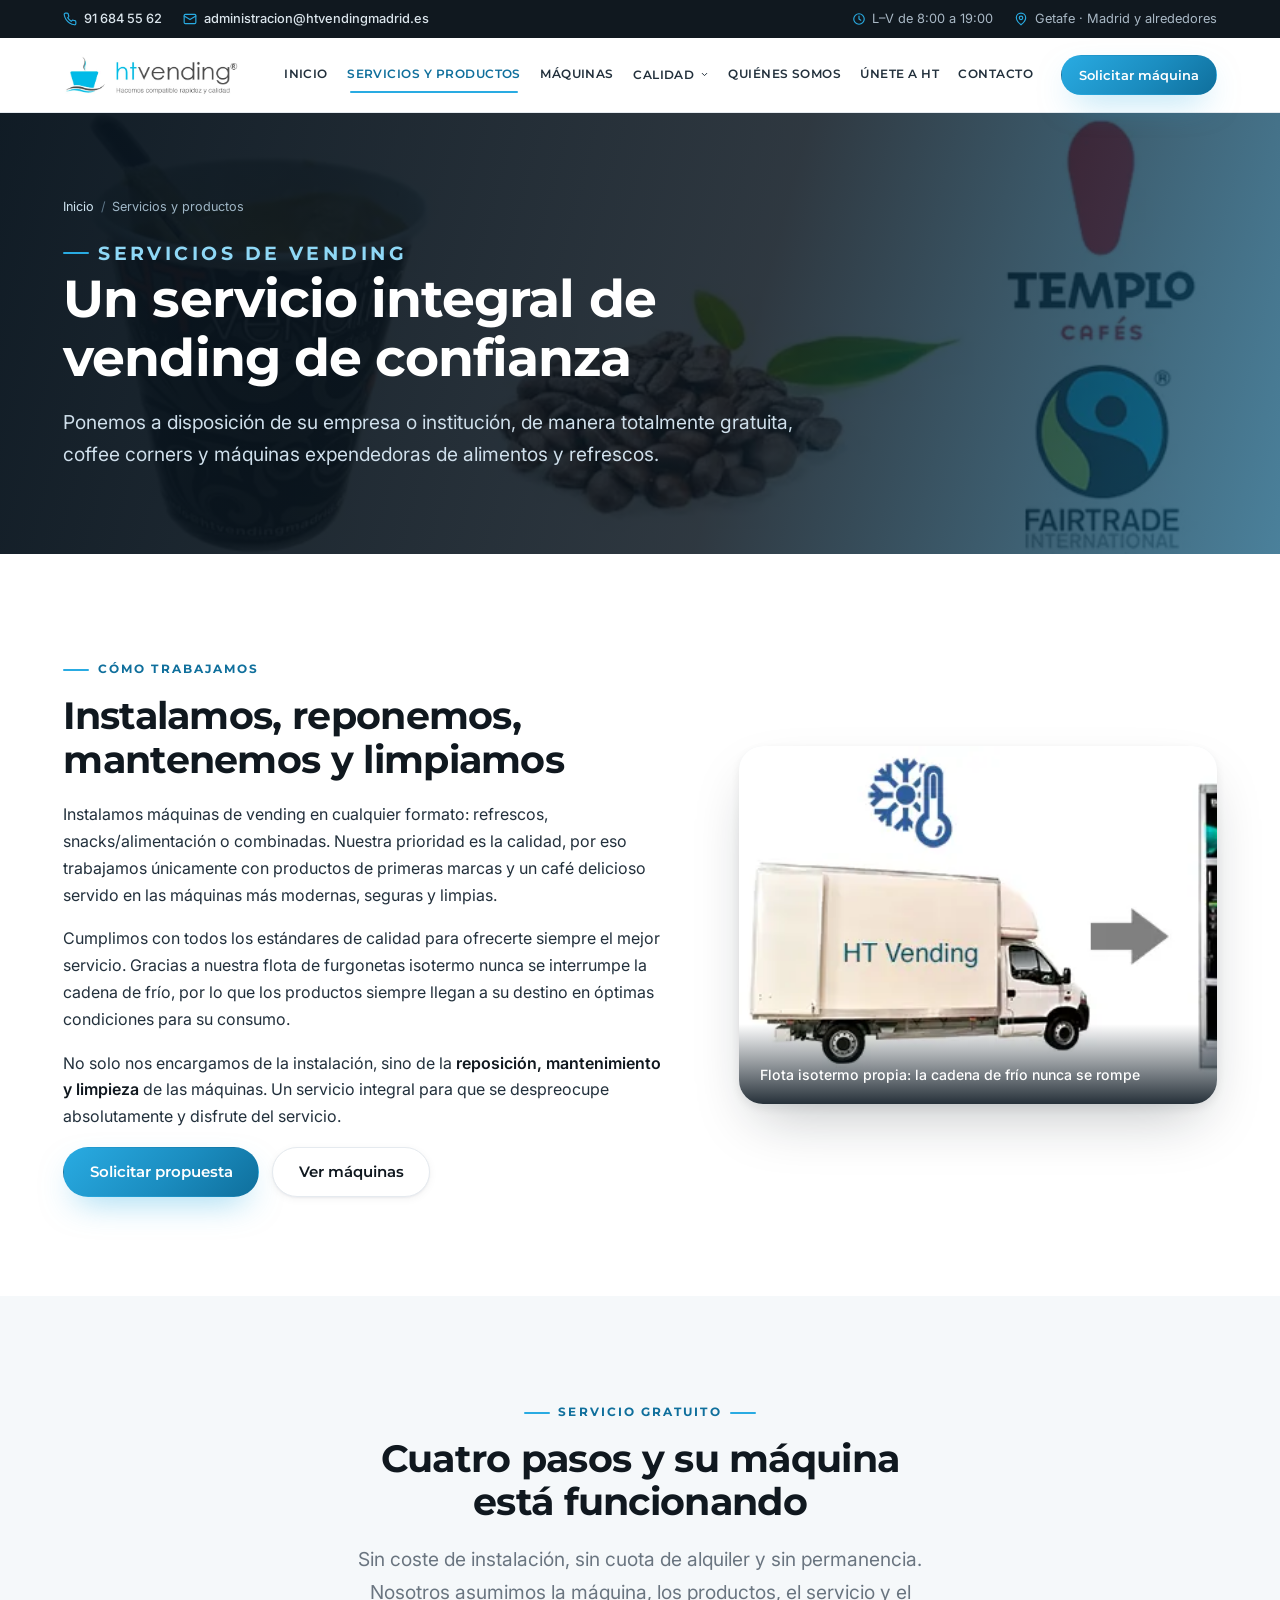
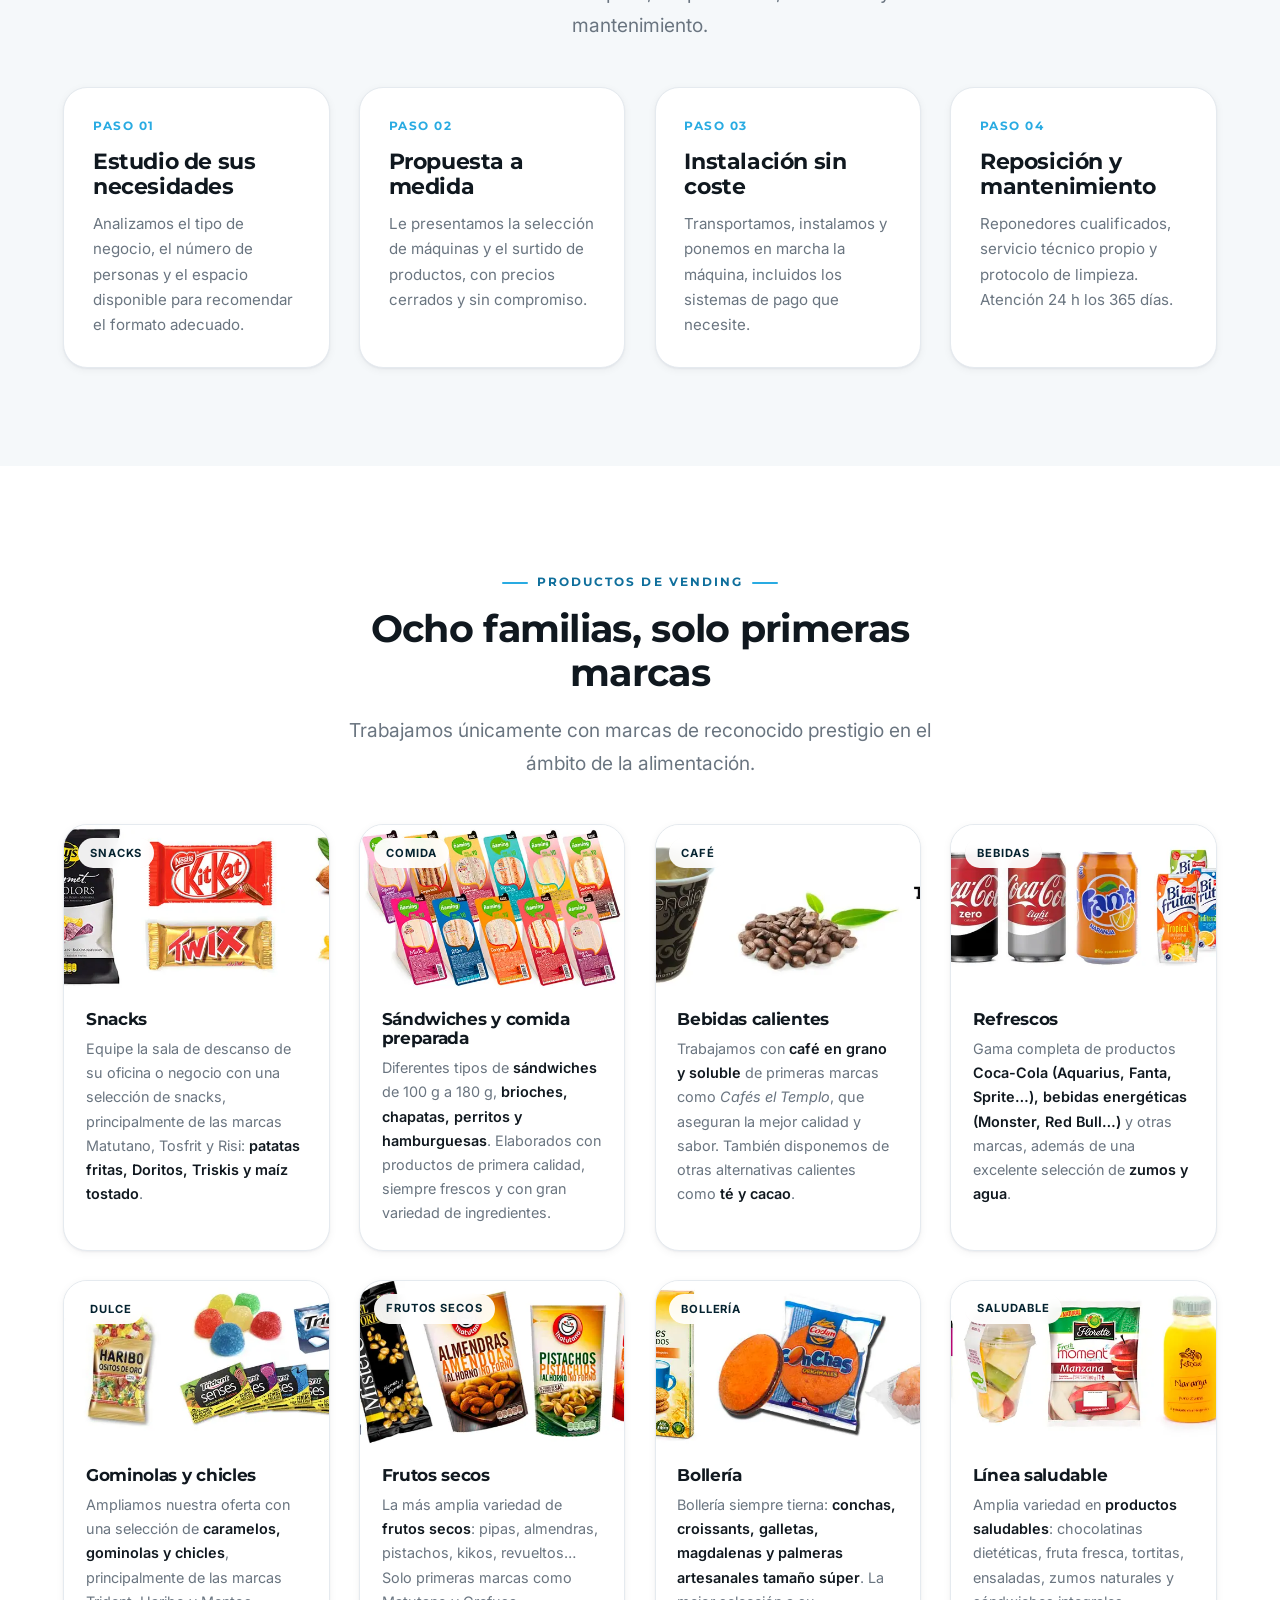
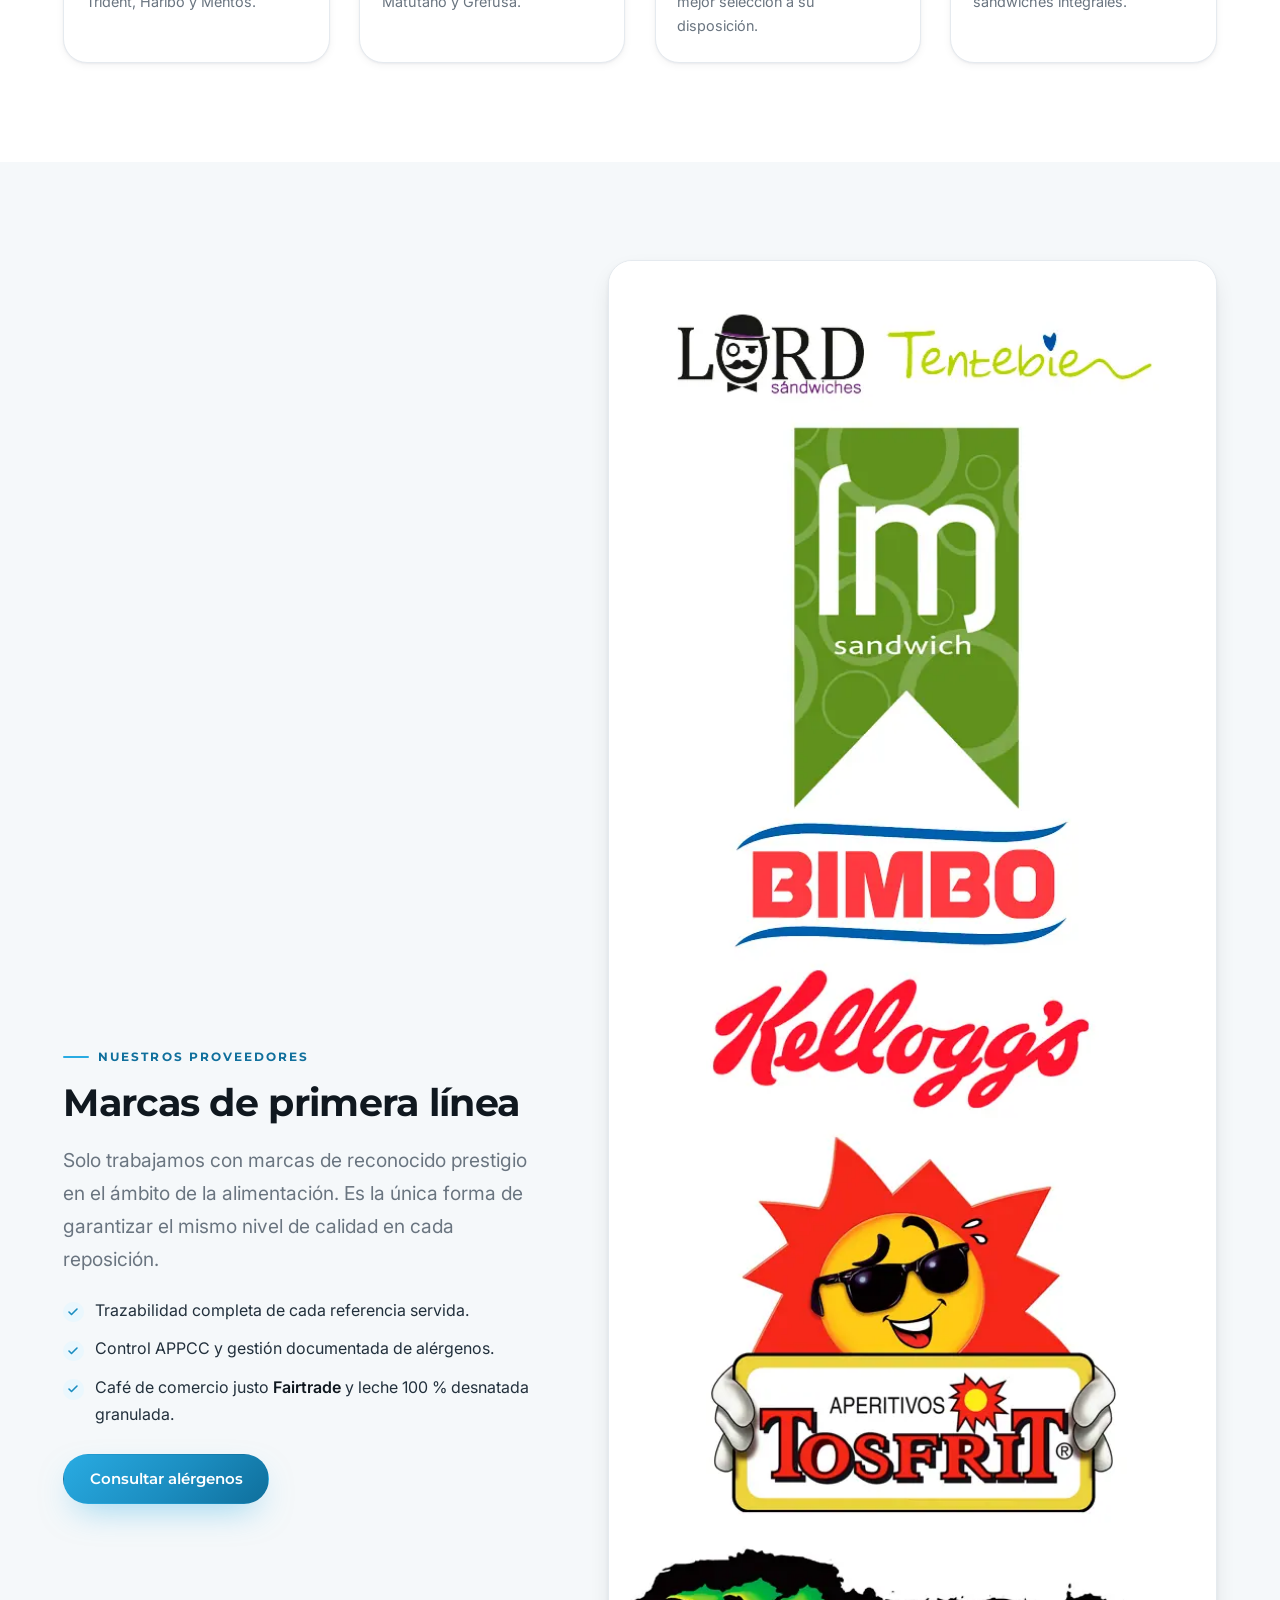
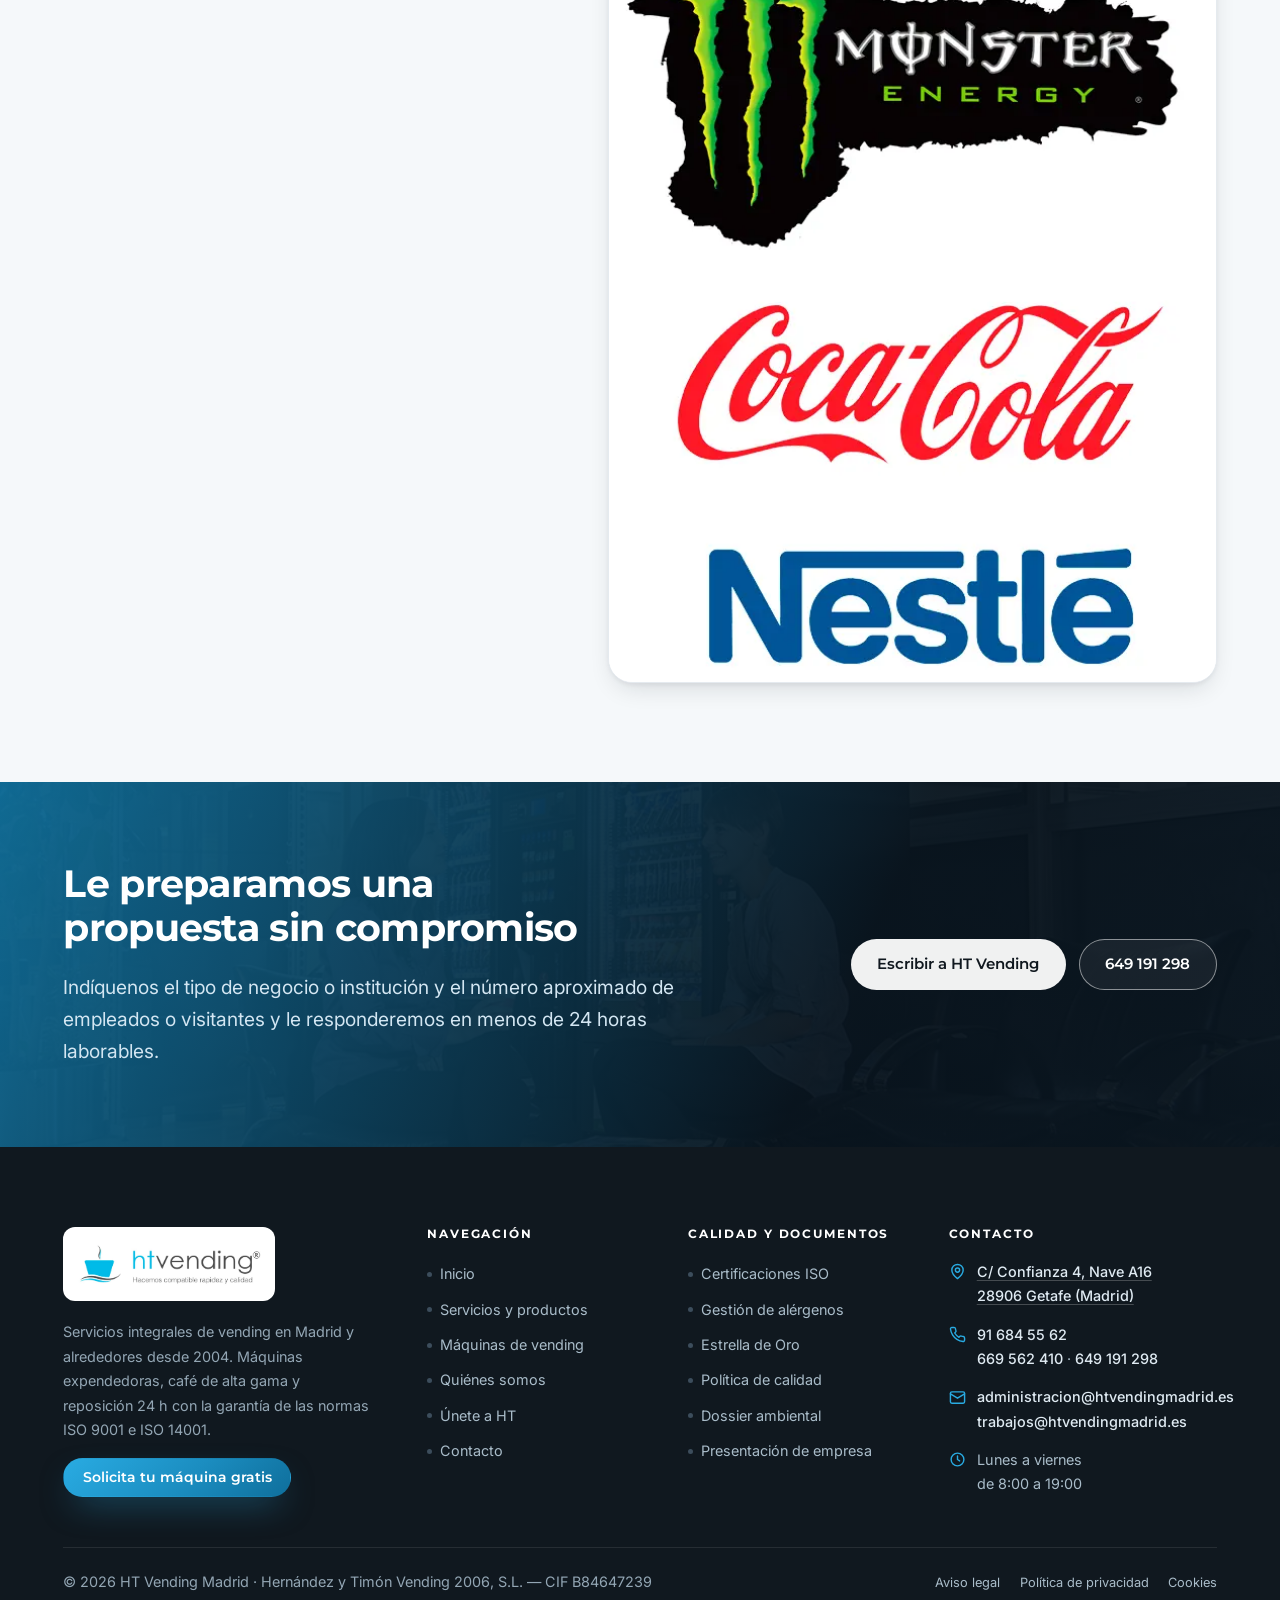
<file: serviciosyproductos.html>
<!DOCTYPE html>
<html lang="es">
<head>
<meta charset="utf-8">
<title>Redirigiendo… | HT Vending Madrid</title>
<link rel="canonical" href="https://htvendingmadrid.es/servicios.html">
<meta http-equiv="refresh" content="0; url=servicios.html">
<meta name="robots" content="noindex, follow">
<script>window.location.replace('servicios.html');</script>
</head>
<body><p>Esta página se ha movido. Si no se le redirige automáticamente, <a href="servicios.html">pulse aquí</a>.</p></body>
</html>
</file>
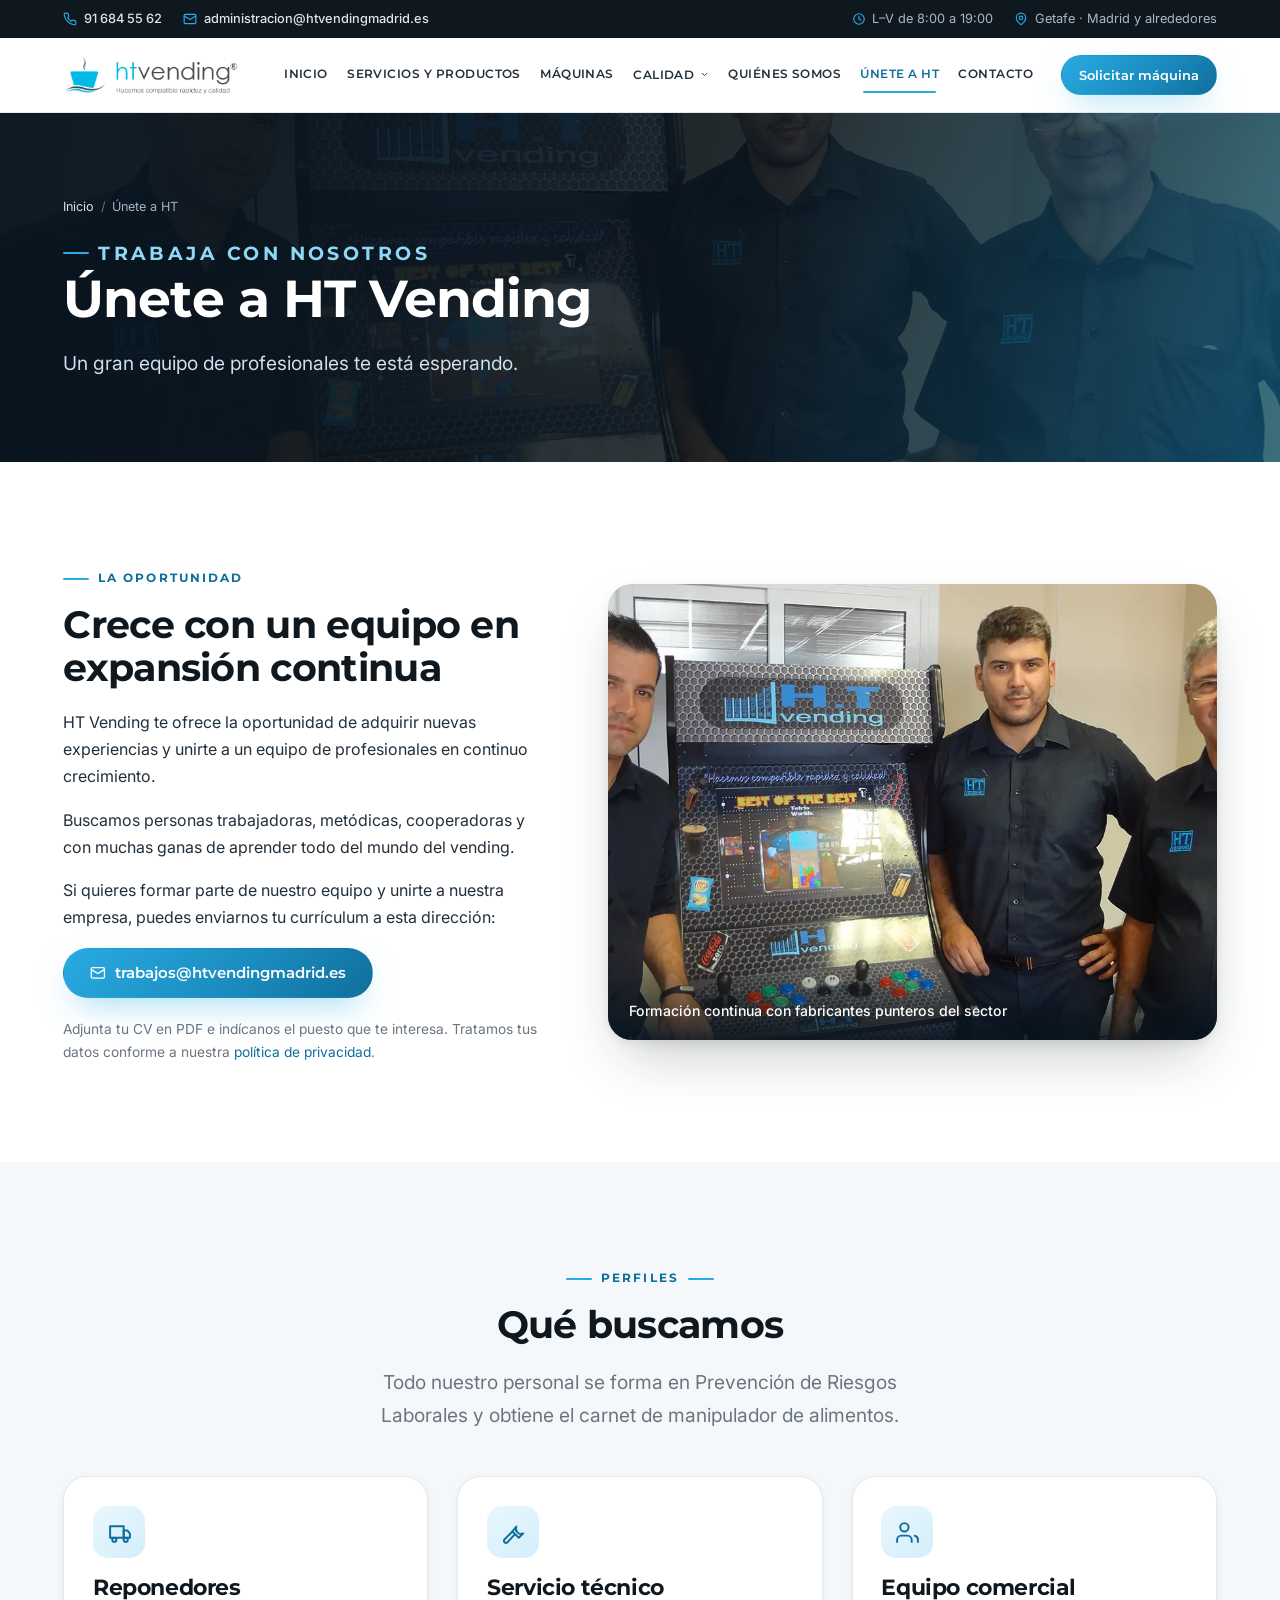
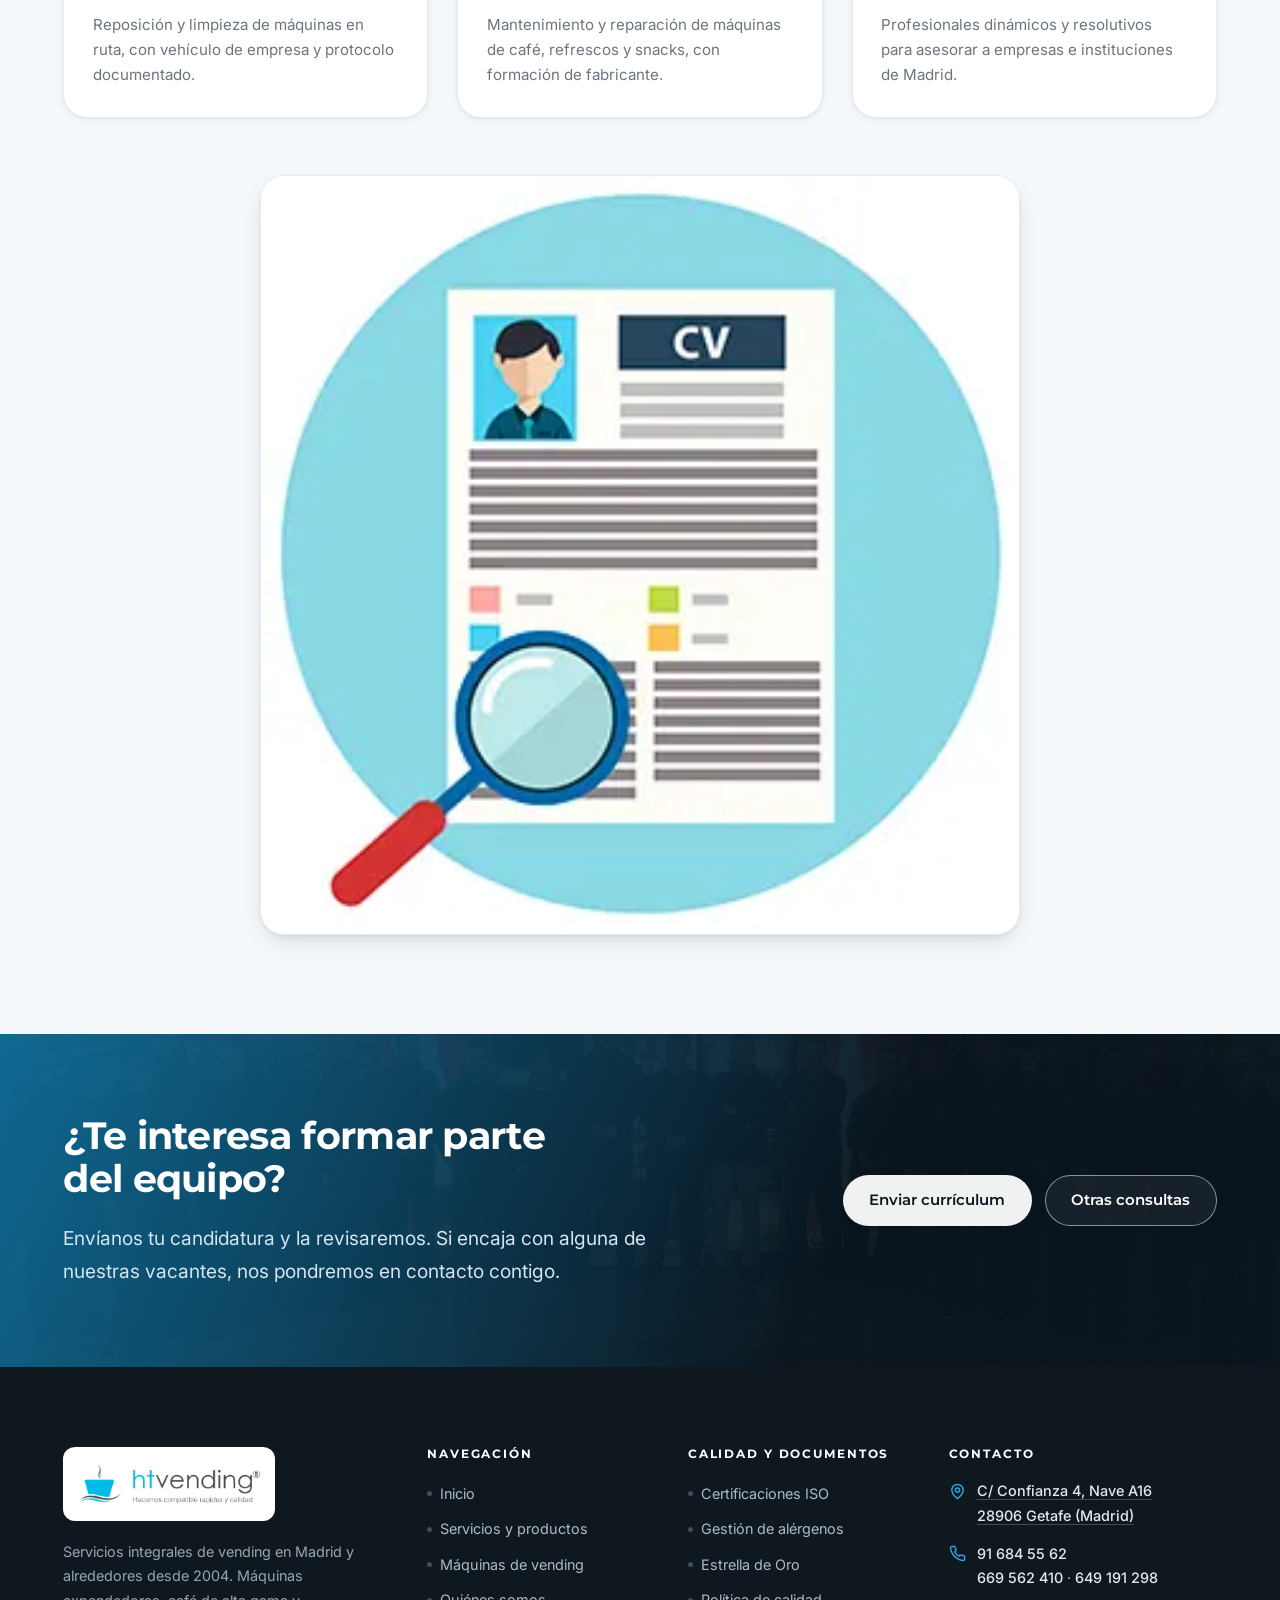
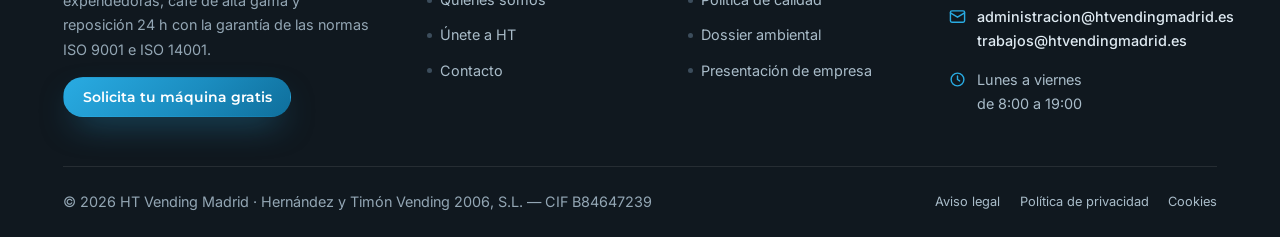
<file: trabajo.html>
<!DOCTYPE html>
<html lang="es">
<head>
<meta charset="utf-8">
<meta name="viewport" content="width=device-width, initial-scale=1, viewport-fit=cover">
<meta name="theme-color" content="#10181f">
<title>Únete a HT Vending | Trabaja con nosotros</title>
<meta name="description" content="Envía tu currículum a HT Vending Madrid. Buscamos reponedores, servicio técnico y equipo comercial para un equipo de vending en crecimiento continuo.">
<link rel="canonical" href="https://htvendingmadrid.es/trabajo.html">
<meta name="robots" content="index, follow">
<meta name="author" content="HT Vending Madrid">
<meta name="geo.region" content="ES-MD">
<meta name="geo.placename" content="Getafe, Madrid">

<meta property="og:type" content="website">
<meta property="og:locale" content="es_ES">
<meta property="og:site_name" content="HT Vending Madrid">
<meta property="og:title" content="Únete a HT Vending | Trabaja con nosotros">
<meta property="og:description" content="Envía tu currículum a HT Vending Madrid. Buscamos reponedores, servicio técnico y equipo comercial para un equipo de vending en crecimiento continuo.">
<meta property="og:url" content="https://htvendingmadrid.es/trabajo.html">
<meta property="og:image" content="https://htvendingmadrid.es/images/sld-4.jpg">
<meta name="twitter:card" content="summary_large_image">

<link rel="icon" href="assets/img/favicon.svg" type="image/svg+xml">
<link rel="apple-touch-icon" href="assets/img/favicon.svg">

<link rel="preconnect" href="https://fonts.googleapis.com">
<link rel="preconnect" href="https://fonts.gstatic.com" crossorigin>
<link rel="stylesheet" href="https://fonts.googleapis.com/css2?family=Inter:wght@400;500;600&family=Montserrat:wght@600;700&display=swap">
<link rel="stylesheet" href="assets/css/style.css">
<script src="assets/js/main.js" defer></script>

<!-- Consentimiento de cookies (Cookiebot) — heredado del sitio original -->
<script id="Cookiebot" src="https://consent.cookiebot.com/uc.js" data-cbid="958e787e-1ef2-4f35-aaab-72c7cfaec10d" data-blockingmode="auto" type="text/javascript"></script>
<!-- Google Tag Manager -->
<script>(function(w,d,s,l,i){w[l]=w[l]||[];w[l].push({'gtm.start':
new Date().getTime(),event:'gtm.js'});var f=d.getElementsByTagName(s)[0],
j=d.createElement(s),dl=l!='dataLayer'?'&l='+l:'';j.async=true;j.src=
'https://www.googletagmanager.com/gtm.js?id='+i+dl;f.parentNode.insertBefore(j,f);
})(window,document,'script','dataLayer','GTM-W7T6CT2');</script>
<!-- Fin Google Tag Manager -->
<noscript><style>.reveal{opacity:1;transform:none}.hero__slide{opacity:1}.hero__slide+.hero__slide{display:none}</style></noscript>
</head>
<body>
<!-- Google Tag Manager (noscript) -->
<noscript><iframe src="https://www.googletagmanager.com/ns.html?id=GTM-W7T6CT2" height="0" width="0" style="display:none;visibility:hidden" title="Google Tag Manager"></iframe></noscript>

<a class="skip" href="#main">Saltar al contenido</a>

<div class="topbar">
  <div class="wrap">
    <ul class="topbar__list">
      <li><svg viewBox="0 0 24 24" fill="none" stroke="currentColor" stroke-width="2" stroke-linecap="round" stroke-linejoin="round" aria-hidden="true"><path d="M22 16.92v3a2 2 0 0 1-2.18 2 19.79 19.79 0 0 1-8.63-3.07 19.5 19.5 0 0 1-6-6A19.79 19.79 0 0 1 2.09 4.18 2 2 0 0 1 4.08 2h3a2 2 0 0 1 2 1.72c.13.96.36 1.9.7 2.81a2 2 0 0 1-.45 2.11L8.09 9.91a16 16 0 0 0 6 6l1.27-1.27a2 2 0 0 1 2.11-.45c.9.34 1.85.57 2.81.7A2 2 0 0 1 22 16.92z"/></svg><a href="tel:+34916845562">91 684 55 62</a></li>
      <li><svg viewBox="0 0 24 24" fill="none" stroke="currentColor" stroke-width="2" stroke-linecap="round" stroke-linejoin="round" aria-hidden="true"><rect x="2" y="4" width="20" height="16" rx="2"/><path d="m22 7-10 6L2 7"/></svg><a href="mailto:administracion@htvendingmadrid.es">administracion@htvendingmadrid.es</a></li>
    </ul>
    <ul class="topbar__list topbar__list--sec">
      <li><svg viewBox="0 0 24 24" fill="none" stroke="currentColor" stroke-width="2" stroke-linecap="round" stroke-linejoin="round" aria-hidden="true"><circle cx="12" cy="12" r="9"/><path d="M12 7v5l3 2"/></svg>L–V de 8:00 a 19:00</li>
      <li><svg viewBox="0 0 24 24" fill="none" stroke="currentColor" stroke-width="2" stroke-linecap="round" stroke-linejoin="round" aria-hidden="true"><path d="M20 10c0 6-8 12-8 12s-8-6-8-12a8 8 0 0 1 16 0z"/><circle cx="12" cy="10" r="3"/></svg>Getafe · Madrid y alrededores</li>
    </ul>
  </div>
</div>

<header class="site-header">
  <div class="wrap">
    <a class="logo" href="index.html" aria-label="HT Vending Madrid, ir al inicio">
      <span class="logo__img" role="img" aria-label="HT Vending — Hacemos compatible rapidez y calidad"></span>
    </a>

    <button class="nav-toggle" type="button" aria-expanded="false" aria-controls="nav">
      <span class="nav-toggle__bars" aria-hidden="true"><span></span><span></span><span></span></span>
      Menú
    </button>

    <nav class="nav" id="nav" aria-label="Menú principal">
      <div class="nav__head">
        <span class="logo" style="width:170px"><span class="logo__img" role="img" aria-label="HT Vending"></span></span>
        <button class="nav__close" type="button" aria-label="Cerrar menú">
          <svg viewBox="0 0 24 24" fill="none" stroke="currentColor" stroke-width="2.2" stroke-linecap="round" aria-hidden="true"><path d="M18 6 6 18M6 6l12 12"/></svg>
        </button>
      </div>

      <ul class="nav__list">
        <li><a class="nav__link" href="index.html">Inicio</a></li>
        <li><a class="nav__link" href="servicios.html">Servicios y productos</a></li>
        <li><a class="nav__link" href="maquinas.html">Máquinas</a></li>
        <li class="has-sub">
          <button class="nav__link" type="button" aria-expanded="false">Calidad
            <svg class="chev" viewBox="0 0 24 24" fill="none" stroke="currentColor" stroke-width="2.6" stroke-linecap="round" stroke-linejoin="round" aria-hidden="true"><polyline points="6 9 12 15 18 9"/></svg>
          </button>
          <ul class="nav__sub">
            <li><a href="certificaciones.html"><svg viewBox="0 0 24 24" fill="none" stroke="currentColor" stroke-width="2" stroke-linecap="round" stroke-linejoin="round" aria-hidden="true"><circle cx="12" cy="9" r="6"/><path d="m8.2 14-1.7 7 5.5-3 5.5 3-1.7-7"/></svg>Certificaciones ISO</a></li>
            <li><a href="assets/docs/politica_calidad.pdf" target="_blank" rel="noopener"><svg viewBox="0 0 24 24" fill="none" stroke="currentColor" stroke-width="2" stroke-linecap="round" stroke-linejoin="round" aria-hidden="true"><path d="M14 2H7a2 2 0 0 0-2 2v16a2 2 0 0 0 2 2h10a2 2 0 0 0 2-2V7z"/><path d="M14 2v5h5"/></svg>Política de calidad (PDF)</a></li>
            <li><a href="assets/docs/dossier_ambiental.pdf" target="_blank" rel="noopener"><svg viewBox="0 0 24 24" fill="none" stroke="currentColor" stroke-width="2" stroke-linecap="round" stroke-linejoin="round" aria-hidden="true"><path d="M11 20A7 7 0 0 1 9.8 6.1C15.5 5 17 4.48 19 2c1 2 2 4.18 2 8 0 5.5-4.78 10-10 10z"/><path d="M2 21c0-3 1.85-5.36 5.08-6"/></svg>Dossier ambiental (PDF)</a></li>
            <li><a href="alergenos.html"><svg viewBox="0 0 24 24" fill="none" stroke="currentColor" stroke-width="2" stroke-linecap="round" stroke-linejoin="round" aria-hidden="true"><path d="M12 2a10 10 0 1 0 10 10"/><path d="M12 8v4"/><path d="M12 16h.01"/></svg>Gestión de alérgenos</a></li>
            <li><a href="excelencia.html"><svg viewBox="0 0 24 24" fill="none" stroke="currentColor" stroke-width="2" stroke-linecap="round" stroke-linejoin="round" aria-hidden="true"><path d="m12 3 2.7 5.6 6.1.9-4.4 4.3 1 6.1-5.4-2.9-5.4 2.9 1-6.1L3.2 9.5l6.1-.9z"/></svg>Estrella de Oro a la Excelencia</a></li>
          </ul>
        </li>
        <li><a class="nav__link" href="empresa.html">Quiénes somos</a></li>
        <li><a class="nav__link" href="trabajo.html" aria-current="page">Únete a HT</a></li>
        <li><a class="nav__link" href="contacto.html">Contacto</a></li>
      </ul>

      <div class="nav__cta">
        <a class="btn btn--primary btn--block" href="tel:+34669562410">
          <svg viewBox="0 0 24 24" fill="none" stroke="currentColor" stroke-width="2" stroke-linecap="round" stroke-linejoin="round" aria-hidden="true"><path d="M22 16.92v3a2 2 0 0 1-2.18 2 19.79 19.79 0 0 1-8.63-3.07 19.5 19.5 0 0 1-6-6A19.79 19.79 0 0 1 2.09 4.18 2 2 0 0 1 4.08 2h3a2 2 0 0 1 2 1.72c.13.96.36 1.9.7 2.81a2 2 0 0 1-.45 2.11L8.09 9.91a16 16 0 0 0 6 6l1.27-1.27a2 2 0 0 1 2.11-.45c.9.34 1.85.57 2.81.7A2 2 0 0 1 22 16.92z"/></svg>
          669 562 410
        </a>
        <a class="btn btn--ghost btn--block" href="contacto.html">Solicitar una máquina</a>
      </div>
    </nav>

    <div class="header-cta">
      <a class="btn btn--primary btn--sm" href="contacto.html">Solicitar máquina</a>
    </div>
  </div>
</header>
<div class="nav-scrim" aria-hidden="true"></div>

<main id="main">

<section class="page-hero">
  <div class="page-hero__bg" aria-hidden="true"><picture><source srcset="assets/img/unete.webp" type="image/webp"><img src="assets/img/unete.jpg" alt="" width="1000" height="600" fetchpriority="high" decoding="async"></picture></div>
  <div class="wrap">
    <ol class="crumbs"><li><a href="index.html">Inicio</a></li><li>Únete a HT</li></ol>
    <p class="eyebrow">Trabaja con nosotros</p>
    <h1>Únete a HT Vending</h1>
    <p>Un gran equipo de profesionales te está esperando.</p>
  </div>
</section>

<section class="section">
  <div class="wrap">
    <div class="split split--wide-r">
      <div class="reveal">
        <p class="eyebrow">La oportunidad</p>
        <h2 class="sec-title">Crece con un equipo en expansión continua</h2>
        <p>HT Vending te ofrece la oportunidad de adquirir nuevas experiencias y unirte a un equipo de profesionales en continuo crecimiento.</p>
        <p>Buscamos personas trabajadoras, metódicas, cooperadoras y con muchas ganas de aprender todo del mundo del vending.</p>
        <p>Si quieres formar parte de nuestro equipo y unirte a nuestra empresa, puedes enviarnos tu currículum a esta dirección:</p>
        <div class="btn-row">
          <a class="btn btn--primary" href="mailto:trabajos@htvendingmadrid.es?subject=Candidatura%20espont%C3%A1nea%20-%20HT%20Vending">
            <svg viewBox="0 0 24 24" fill="none" stroke="currentColor" stroke-width="2" stroke-linecap="round" stroke-linejoin="round" aria-hidden="true"><rect x="2" y="4" width="20" height="16" rx="2"/><path d="m22 7-10 6L2 7"/></svg>
            trabajos@htvendingmadrid.es
          </a>
        </div>
        <p style="font-size:.86rem;color:var(--muted);margin-top:1.2rem;margin-bottom:0">Adjunta tu CV en PDF e indícanos el puesto que te interesa. Tratamos tus datos conforme a nuestra <a href="privacidad.html">política de privacidad</a>.</p>
      </div>

      <div class="split__media reveal" data-d="1">
        <figure class="figure figure--tall" style="margin:0">
          <picture><source srcset="assets/img/unete.webp" type="image/webp"><img src="assets/img/unete.jpg" alt="Equipo de profesionales de HT Vending Madrid" width="900" height="600" loading="lazy" decoding="async"></picture>
          <figcaption class="figure__cap">Formación continua con fabricantes punteros del sector</figcaption>
        </figure>
      </div>
    </div>
  </div>
</section>

<section class="section section--tint">
  <div class="wrap">
    <div class="sec-head center reveal">
      <p class="eyebrow">Perfiles</p>
      <h2 class="sec-title">Qué buscamos</h2>
      <p class="lead">Todo nuestro personal se forma en Prevención de Riesgos Laborales y obtiene el carnet de manipulador de alimentos.</p>
    </div>
    <div class="cards cards--3">
      <article class="card reveal" data-d="1">
        <div class="card__ico"><svg viewBox="0 0 24 24" fill="none" stroke="currentColor" stroke-width="1.9" stroke-linecap="round" stroke-linejoin="round" aria-hidden="true"><path d="M3 17h13V6H3z"/><path d="M16 10h3.5L22 13v4h-6z"/><circle cx="7" cy="19" r="2"/><circle cx="18" cy="19" r="2"/></svg></div>
        <h3>Reponedores</h3><p>Reposición y limpieza de máquinas en ruta, con vehículo de empresa y protocolo documentado.</p>
      </article>
      <article class="card reveal" data-d="2">
        <div class="card__ico"><svg viewBox="0 0 24 24" fill="none" stroke="currentColor" stroke-width="1.9" stroke-linecap="round" stroke-linejoin="round" aria-hidden="true"><path d="M14.7 6.3a5 5 0 0 0 6.6 6.6L17 17l-6-6z"/><path d="m11 11-7.4 7.4a2 2 0 1 0 2.8 2.8L13 14"/></svg></div>
        <h3>Servicio técnico</h3><p>Mantenimiento y reparación de máquinas de café, refrescos y snacks, con formación de fabricante.</p>
      </article>
      <article class="card reveal" data-d="3">
        <div class="card__ico"><svg viewBox="0 0 24 24" fill="none" stroke="currentColor" stroke-width="1.9" stroke-linecap="round" stroke-linejoin="round" aria-hidden="true"><path d="M16 21v-2a4 4 0 0 0-4-4H6a4 4 0 0 0-4 4v2"/><circle cx="9" cy="7" r="4"/><path d="M22 21v-2a4 4 0 0 0-3-3.87"/></svg></div>
        <h3>Equipo comercial</h3><p>Profesionales dinámicos y resolutivos para asesorar a empresas e instituciones de Madrid.</p>
      </article>
    </div>

    <div class="reveal" data-d="1" style="margin-top:clamp(2.4rem,2rem + 2vw,3.6rem)">
      <div class="brandwall" style="max-width:760px;margin-inline:auto">
        <picture><source srcset="assets/img/cvitae.webp" type="image/webp"><img src="assets/img/cvitae.jpg" alt="Envía tu currículum a HT Vending Madrid" width="800" height="400" loading="lazy" decoding="async"></picture>
      </div>
    </div>
  </div>
</section>

<section class="cta-band">
  <div class="cta-band__bg" aria-hidden="true"><picture><source srcset="assets/img/plantilla_nave.webp" type="image/webp"><img src="assets/img/plantilla_nave.jpg" alt="" width="1000" height="675" loading="lazy" decoding="async"></picture></div>
  <div class="wrap">
    <div class="cta-band__inner">
      <div>
        <h2>¿Te interesa formar parte del equipo?</h2>
        <p>Envíanos tu candidatura y la revisaremos. Si encaja con alguna de nuestras vacantes, nos pondremos en contacto contigo.</p>
      </div>
      <div class="btn-row">
        <a class="btn btn--light" href="mailto:trabajos@htvendingmadrid.es?subject=Candidatura%20espont%C3%A1nea%20-%20HT%20Vending">Enviar currículum</a>
        <a class="btn btn--outline" href="contacto.html">Otras consultas</a>
      </div>
    </div>
  </div>
</section>
</main>

<footer class="site-footer">
  <div class="wrap">
    <div class="footer-grid">
      <div>
        <span class="logo footer-logo"><span class="logo__img" role="img" aria-label="HT Vending — Hacemos compatible rapidez y calidad"></span></span>
        <p>Servicios integrales de vending en Madrid y alrededores desde 2004. Máquinas expendedoras, café de alta gama y reposición 24 h con la garantía de las normas ISO 9001 e ISO 14001.</p>
        <p style="margin-bottom:0"><a class="btn btn--primary btn--sm" href="contacto.html">Solicita tu máquina gratis</a></p>
      </div>

      <div>
        <h4>Navegación</h4>
        <ul class="f-list">
          <li><a href="index.html">Inicio</a></li>
          <li><a href="servicios.html">Servicios y productos</a></li>
          <li><a href="maquinas.html">Máquinas de vending</a></li>
          <li><a href="empresa.html">Quiénes somos</a></li>
          <li><a href="trabajo.html">Únete a HT</a></li>
          <li><a href="contacto.html">Contacto</a></li>
        </ul>
      </div>

      <div>
        <h4>Calidad y documentos</h4>
        <ul class="f-list">
          <li><a href="certificaciones.html">Certificaciones ISO</a></li>
          <li><a href="alergenos.html">Gestión de alérgenos</a></li>
          <li><a href="excelencia.html">Estrella de Oro</a></li>
          <li><a href="assets/docs/politica_calidad.pdf" target="_blank" rel="noopener">Política de calidad</a></li>
          <li><a href="assets/docs/dossier_ambiental.pdf" target="_blank" rel="noopener">Dossier ambiental</a></li>
          <li><a href="assets/docs/presentacion-htvending.pdf" target="_blank" rel="noopener">Presentación de empresa</a></li>
        </ul>
      </div>

      <div>
        <h4>Contacto</h4>
        <ul class="f-contact">
          <li>
            <svg viewBox="0 0 24 24" fill="none" stroke="currentColor" stroke-width="2" stroke-linecap="round" stroke-linejoin="round" aria-hidden="true"><path d="M20 10c0 6-8 12-8 12s-8-6-8-12a8 8 0 0 1 16 0z"/><circle cx="12" cy="10" r="3"/></svg>
            <span><a href="https://www.google.com/maps/search/?api=1&amp;query=Calle%20Confianza%204%2C%2028906%20Getafe%2C%20Madrid" target="_blank" rel="noopener" aria-label="Ver la dirección de HT Vending Madrid en Google Maps">C/ Confianza 4, Nave A16<br>28906 Getafe (Madrid)</a></span>
          </li>
          <li>
            <svg viewBox="0 0 24 24" fill="none" stroke="currentColor" stroke-width="2" stroke-linecap="round" stroke-linejoin="round" aria-hidden="true"><path d="M22 16.92v3a2 2 0 0 1-2.18 2 19.79 19.79 0 0 1-8.63-3.07 19.5 19.5 0 0 1-6-6A19.79 19.79 0 0 1 2.09 4.18 2 2 0 0 1 4.08 2h3a2 2 0 0 1 2 1.72c.13.96.36 1.9.7 2.81a2 2 0 0 1-.45 2.11L8.09 9.91a16 16 0 0 0 6 6l1.27-1.27a2 2 0 0 1 2.11-.45c.9.34 1.85.57 2.81.7A2 2 0 0 1 22 16.92z"/></svg>
            <span><a href="tel:+34916845562">91 684 55 62</a><br><a href="tel:+34669562410">669 562 410</a> · <a href="tel:+34649191298">649 191 298</a></span>
          </li>
          <li>
            <svg viewBox="0 0 24 24" fill="none" stroke="currentColor" stroke-width="2" stroke-linecap="round" stroke-linejoin="round" aria-hidden="true"><rect x="2" y="4" width="20" height="16" rx="2"/><path d="m22 7-10 6L2 7"/></svg>
            <span><a href="mailto:administracion@htvendingmadrid.es">administracion@htvendingmadrid.es</a><br><a href="mailto:trabajos@htvendingmadrid.es">trabajos@htvendingmadrid.es</a></span>
          </li>
          <li>
            <svg viewBox="0 0 24 24" fill="none" stroke="currentColor" stroke-width="2" stroke-linecap="round" stroke-linejoin="round" aria-hidden="true"><circle cx="12" cy="12" r="9"/><path d="M12 7v5l3 2"/></svg>
            <span>Lunes a viernes<br>de 8:00 a 19:00</span>
          </li>
        </ul>
      </div>
    </div>

    <div class="footer-bottom">
      <p style="margin:0">© <span data-year>2026</span> HT Vending Madrid · Hernández y Timón Vending 2006, S.L. — CIF B84647239</p>
      <nav aria-label="Enlaces legales">
        <a href="legal.html">Aviso legal</a>
        <a href="privacidad.html">Política de privacidad</a>
        <a href="cookies.html">Cookies</a>
      </nav>
    </div>
  </div>
</footer>

<a class="call-fab" href="tel:+34669562410">
  <svg viewBox="0 0 24 24" fill="none" stroke="currentColor" stroke-width="2" stroke-linecap="round" stroke-linejoin="round" aria-hidden="true"><path d="M22 16.92v3a2 2 0 0 1-2.18 2 19.79 19.79 0 0 1-8.63-3.07 19.5 19.5 0 0 1-6-6A19.79 19.79 0 0 1 2.09 4.18 2 2 0 0 1 4.08 2h3a2 2 0 0 1 2 1.72c.13.96.36 1.9.7 2.81a2 2 0 0 1-.45 2.11L8.09 9.91a16 16 0 0 0 6 6l1.27-1.27a2 2 0 0 1 2.11-.45c.9.34 1.85.57 2.81.7A2 2 0 0 1 22 16.92z"/></svg>
  Llamar ahora
</a>

</body>
</html>
</file>
<file: assets/css/style.css>
/* ============================================================
   HT VENDING MADRID — Sistema de diseño
   Paleta, marca e imágenes originales de htvendingmadrid.es
   ============================================================ */

/* ---------- 1. Tokens ---------- */
:root{
  /* Marca */
  --brand:#29abe2;          /* cian del logotipo */
  --brand-600:#1b8dc0;
  --brand-700:#0f6f9c;
  --brand-050:#eaf7fd;
  --brand-100:#d3eefb;
  --accent:#e8873a;         /* naranja de los sellos Applus */

  /* Neutros */
  --ink:#10181f;
  --ink-2:#22303c;
  --slate:#58595b;          /* gris del logotipo */
  --muted:#6a7580;
  --line:#e5eaef;
  --surface:#ffffff;
  --surface-2:#f5f8fa;
  --surface-3:#eef3f7;

  /* Tipografía fluida */
  --f-display:clamp(2.15rem,1.35rem + 3.4vw,4.15rem);
  --f-h1:clamp(1.9rem,1.25rem + 2.6vw,3.25rem);
  --f-h2:clamp(1.55rem,1.15rem + 1.6vw,2.4rem);
  --f-h3:clamp(1.12rem,1rem + .5vw,1.4rem);
  --f-lead:clamp(1.02rem,.97rem + .35vw,1.2rem);

  /* Ritmo */
  --pad:clamp(1.15rem,.8rem + 1.6vw,2.5rem);
  --gap:clamp(1.1rem,.7rem + 1.4vw,2rem);
  --sec:clamp(3.4rem,2rem + 5.2vw,7rem);
  --wrap:1220px;
  --r:16px;
  --r-lg:24px;
  --header-h:74px;

  /* Sombras en capas */
  --sh-1:0 1px 2px rgba(16,24,31,.05), 0 2px 8px rgba(16,24,31,.05);
  --sh-2:0 2px 4px rgba(16,24,31,.05), 0 10px 26px -8px rgba(16,24,31,.16);
  --sh-3:0 4px 10px rgba(16,24,31,.07), 0 26px 60px -18px rgba(16,24,31,.28);
  --sh-brand:0 14px 34px -12px rgba(41,171,226,.55);

  --ease:cubic-bezier(.22,.75,.28,1);
}

/* ---------- 2. Reset ---------- */
*,*::before,*::after{box-sizing:border-box}
html{-webkit-text-size-adjust:100%;text-size-adjust:100%;scroll-behavior:smooth;scroll-padding-top:calc(var(--header-h) + 14px)}
body{
  margin:0;
  font-family:"Inter","Helvetica Neue",Helvetica,Arial,sans-serif;
  font-size:16px;line-height:1.68;color:var(--ink-2);
  background:var(--surface);
  -webkit-font-smoothing:antialiased;-moz-osx-font-smoothing:grayscale;
  overflow-x:hidden;
}
img,svg,iframe,video{display:block;max-width:100%}
img{height:auto;border:0}
picture{display:contents}
h1,h2,h3,h4{
  font-family:"Montserrat","Segoe UI",Arial,sans-serif;
  color:var(--ink);line-height:1.14;margin:0 0 .55em;
  letter-spacing:-.018em;font-weight:700;
}
p{margin:0 0 1.05em}
a{color:var(--brand-700);text-decoration:none}
a:hover{color:var(--brand-600)}
ul,ol{margin:0 0 1.1em;padding-left:1.15em}
li{margin-bottom:.4em}
strong,b{font-weight:600;color:var(--ink)}
:focus-visible{outline:3px solid var(--brand);outline-offset:3px;border-radius:6px}
::selection{background:var(--brand);color:#fff}
.skip{position:absolute;left:-9999px;top:0;z-index:999;background:#fff;padding:.8rem 1.2rem;border-radius:0 0 10px 0;font-weight:600}
.skip:focus{left:0}
.visually-hidden{position:absolute;width:1px;height:1px;padding:0;margin:-1px;overflow:hidden;clip:rect(0 0 0 0);white-space:nowrap;border:0}

/* ---------- 3. Layout ---------- */
.wrap{width:100%;max-width:var(--wrap);margin-inline:auto;padding-inline:var(--pad)}
.section{padding-block:var(--sec)}
.section--tint{background:var(--surface-2)}
.section--ink{background:var(--ink);color:#c3ced8}
.section--ink h2,.section--ink h3{color:#fff}
.center{text-align:center}
.sec-head{max-width:60ch;margin-bottom:clamp(1.8rem,1rem + 2.2vw,3.2rem)}
.sec-head.center{margin-inline:auto;text-align:center}
.eyebrow{
  display:inline-flex;align-items:center;gap:.55rem;
  font-family:"Montserrat",Arial,sans-serif;font-size:.72rem;font-weight:700;
  letter-spacing:.18em;text-transform:uppercase;color:var(--brand-700);
  margin:0 0 .9rem;
}
.eyebrow::before{content:"";width:26px;height:2px;background:var(--brand);border-radius:2px;flex:none}
.center .eyebrow::after{content:"";width:26px;height:2px;background:var(--brand);border-radius:2px;flex:none}
h2.sec-title{font-size:var(--f-h2);margin-bottom:.5em}
.lead{font-size:var(--f-lead);color:var(--muted);line-height:1.72}
.section--ink .lead{color:#9fb0bf}

/* ---------- 4. Botones ---------- */
.btn{
  display:inline-flex;align-items:center;justify-content:center;gap:.6rem;
  font-family:"Montserrat",Arial,sans-serif;font-weight:600;font-size:.94rem;
  line-height:1.1;padding:1rem 1.6rem;border-radius:999px;border:1.5px solid transparent;
  cursor:pointer;text-align:center;text-decoration:none;
  transition:transform .28s var(--ease),box-shadow .28s var(--ease),background-color .25s,color .25s,border-color .25s;
  -webkit-appearance:none;appearance:none;
}
.btn svg{width:1.05em;height:1.05em;flex:none}
.btn--primary{
  color:#fff;background:linear-gradient(135deg,var(--brand) 0%,var(--brand-600) 55%,var(--brand-700) 100%);
  box-shadow:var(--sh-brand);
}
.btn--primary:hover{color:#fff;transform:translateY(-2px);box-shadow:0 18px 40px -12px rgba(41,171,226,.72)}
.btn--ghost{color:var(--ink);background:#fff;border-color:var(--line);box-shadow:var(--sh-1)}
.btn--ghost:hover{color:var(--brand-700);border-color:var(--brand);transform:translateY(-2px);box-shadow:var(--sh-2)}
.btn--light{color:var(--ink);background:rgba(255,255,255,.94);-webkit-backdrop-filter:blur(8px);backdrop-filter:blur(8px)}
.btn--light:hover{color:var(--brand-700);background:#fff;transform:translateY(-2px)}
.btn--outline{color:#fff;border-color:rgba(255,255,255,.5);background:rgba(255,255,255,.06)}
.btn--outline:hover{color:var(--ink);background:#fff;border-color:#fff}
.btn--sm{padding:.7rem 1.15rem;font-size:.85rem}
.btn--block{width:100%}
.btn-row{display:flex;flex-wrap:wrap;gap:.8rem}
.center .btn-row{justify-content:center}

/* ---------- 5. Cabecera ---------- */
.topbar{background:var(--ink);color:#a9b8c5;font-size:.8rem}
.topbar .wrap{display:flex;flex-wrap:wrap;align-items:center;justify-content:space-between;gap:.3rem 1.4rem;min-height:38px;padding-block:.35rem}
.topbar a{color:#dbe5ec;font-weight:500}
.topbar a:hover{color:var(--brand)}
.topbar__list{display:flex;flex-wrap:wrap;align-items:center;gap:.3rem 1.3rem;margin:0;padding:0;list-style:none}
.topbar__list li{display:flex;align-items:center;gap:.42rem;margin:0}
.topbar svg{width:14px;height:14px;color:var(--brand);flex:none}
@media (max-width:600px){.topbar__list--sec{display:none}.topbar .wrap{justify-content:center}}

.site-header{
  position:sticky;top:0;z-index:80;
  background:rgba(255,255,255,.88);
  -webkit-backdrop-filter:saturate(180%) blur(14px);
  backdrop-filter:saturate(180%) blur(14px);
  border-bottom:1px solid var(--line);
  transition:box-shadow .3s var(--ease),background-color .3s;
}
.site-header.is-stuck{box-shadow:0 10px 30px -18px rgba(16,24,31,.4);background:rgba(255,255,255,.96)}
.site-header .wrap{display:flex;flex-wrap:nowrap;align-items:center;gap:.75rem;min-height:var(--header-h)}

/* Logotipo: recorte fiel del cabecero original del dominio */
.logo{display:block;flex:none;width:clamp(158px,17vw,208px)}
.logo__img{
  display:block;width:100%;aspect-ratio:1008/298;
  background-image:url("../img/header.jpg");
  background-repeat:no-repeat;
  background-size:238.29% 100%;
  background-position:5.17% center;
}
@supports not (aspect-ratio:1/1){.logo__img{height:0;padding-bottom:29.56%}}

/* Navegación principal — UN MENÚ ÚNICO */
.nav{margin-left:auto}
.nav__list{display:flex;align-items:center;gap:.1rem;margin:0;padding:0;list-style:none}
.nav__list>li{position:relative;margin:0}
.nav__link{
  position:relative;display:flex;align-items:center;gap:.35rem;
  font-family:"Montserrat",Arial,sans-serif;font-size:.775rem;font-weight:600;
  letter-spacing:.055em;text-transform:uppercase;color:var(--ink-2);
  padding:.85rem .72rem;border-radius:10px;white-space:nowrap;
  background:none;border:0;cursor:pointer;font-family:"Montserrat",Arial,sans-serif;
  transition:color .2s,background-color .2s;
}
.nav__link:hover,.nav__link:focus-visible{color:var(--brand-700);background:var(--brand-050)}
.nav__link[aria-current="page"]{color:var(--brand-700)}
.nav__link[aria-current="page"]::after{
  content:"";position:absolute;left:.72rem;right:.72rem;bottom:.3rem;height:2px;
  background:var(--brand);border-radius:2px;
}
/* Marca «Calidad» como sección activa cuando lo está una de sus páginas */
.has-sub:has(.nav__sub [aria-current="page"])>.nav__link{color:var(--brand-700)}
.has-sub:has(.nav__sub [aria-current="page"])>.nav__link::after{
  content:"";position:absolute;left:.72rem;right:.72rem;bottom:.3rem;height:2px;
  background:var(--brand);border-radius:2px;
}
@media (max-width:980px){
  .has-sub:has(.nav__sub [aria-current="page"])>.nav__link{background:var(--brand-050)}
  .has-sub:has(.nav__sub [aria-current="page"])>.nav__link::after{display:none}
}
.nav__link .chev{width:9px;height:9px;transition:transform .3s var(--ease)}
.has-sub:hover .nav__link .chev,.has-sub.is-open .nav__link .chev{transform:rotate(180deg)}
.nav__sub{
  position:absolute;top:calc(100% - 2px);left:0;min-width:272px;
  margin:0;padding:.45rem;list-style:none;
  background:#fff;border:1px solid var(--line);border-radius:14px;box-shadow:var(--sh-3);
  opacity:0;visibility:hidden;transform:translateY(9px);
  transition:opacity .24s var(--ease),transform .24s var(--ease),visibility .24s;
}
.nav__list>li:last-of-type .nav__sub{left:auto;right:0}
.has-sub:hover>.nav__sub,.has-sub:focus-within>.nav__sub{opacity:1;visibility:visible;transform:translateY(0)}
.nav__sub li{margin:0}
.nav__sub a{
  display:flex;align-items:center;gap:.6rem;
  padding:.62rem .75rem;border-radius:9px;font-size:.855rem;font-weight:500;color:var(--ink-2);
  transition:background-color .18s,color .18s;
}
.nav__sub a:hover,.nav__sub a[aria-current="page"]{background:var(--brand-050);color:var(--brand-700)}
.nav__sub a[aria-current="page"]{font-weight:600}
.nav__sub svg{width:15px;height:15px;color:var(--brand);flex:none}
.header-cta{flex:none;margin-left:.45rem}
.nav-toggle{display:none}
.nav-scrim{display:none}

@media (max-width:1340px){
  .nav__link{font-size:.735rem;padding:.8rem .55rem;letter-spacing:.04em}
  .header-cta .btn{padding:.75rem 1.05rem;font-size:.82rem}
  .logo{width:clamp(148px,14vw,176px)}
}
@media (max-width:1120px){
  .header-cta{display:none}
}
@media (max-width:980px){
  .nav-toggle{
    display:inline-flex;align-items:center;justify-content:center;gap:.5rem;
    margin-left:auto;padding:.62rem .9rem;border:1.5px solid var(--line);border-radius:12px;
    background:#fff;color:var(--ink);cursor:pointer;font-family:"Montserrat",Arial,sans-serif;
    font-size:.75rem;font-weight:700;letter-spacing:.1em;text-transform:uppercase;
  }
  .nav-toggle__bars{position:relative;width:19px;height:13px;flex:none}
  .nav-toggle__bars span{
    position:absolute;left:0;width:100%;height:2px;background:var(--ink);border-radius:2px;
    transition:transform .3s var(--ease),opacity .2s var(--ease);
  }
  .nav-toggle__bars span:nth-child(1){top:0}
  .nav-toggle__bars span:nth-child(2){top:5.5px}
  .nav-toggle__bars span:nth-child(3){top:11px}
  .nav-toggle[aria-expanded="true"] .nav-toggle__bars span:nth-child(1){transform:translateY(5.5px) rotate(45deg)}
  .nav-toggle[aria-expanded="true"] .nav-toggle__bars span:nth-child(2){opacity:0}
  .nav-toggle[aria-expanded="true"] .nav-toggle__bars span:nth-child(3){transform:translateY(-5.5px) rotate(-45deg)}

  .nav{
    position:fixed;top:0;right:0;bottom:0;left:auto;width:min(400px,90vw);
    margin:0;padding:1.4rem 1.3rem 2.4rem;
    background:#fff;border-left:1px solid var(--line);box-shadow:-24px 0 60px -24px rgba(16,24,31,.45);
    overflow-y:auto;-webkit-overflow-scrolling:touch;
    transform:translateX(102%);visibility:hidden;
    transition:transform .42s var(--ease),visibility .42s;
    z-index:90;
  }
  .nav.is-open{transform:translateX(0);visibility:visible}
  .nav__head{display:flex;align-items:center;justify-content:space-between;margin-bottom:1.4rem}
  .nav__close{
    width:40px;height:40px;display:grid;place-items:center;border-radius:12px;cursor:pointer;
    background:var(--surface-2);border:1px solid var(--line);color:var(--ink);
  }
  .nav__close svg{width:18px;height:18px}
  .nav__list{flex-direction:column;align-items:stretch;gap:.15rem}
  .nav__link{
    justify-content:space-between;width:100%;font-size:.95rem;letter-spacing:.02em;
    text-transform:none;padding:.95rem .85rem;border-radius:12px;
  }
  .nav__link[aria-current="page"]{background:var(--brand-050)}
  .nav__link[aria-current="page"]::after{display:none}
  .nav__sub{
    position:static;opacity:1;visibility:visible;transform:none;
    box-shadow:none;border:0;border-left:2px solid var(--brand-100);border-radius:0;
    margin:.1rem 0 .35rem .85rem;padding:0 0 0 .35rem;min-width:0;
    display:none;
  }
  .has-sub.is-open>.nav__sub{display:block}
  .header-cta{display:none}
  .nav__cta{display:grid;gap:.6rem;margin-top:1.6rem}
  .nav-scrim{
    display:block;position:fixed;top:0;right:0;bottom:0;left:0;z-index:85;background:rgba(10,20,28,.5);
    -webkit-backdrop-filter:blur(3px);backdrop-filter:blur(3px);
    opacity:0;visibility:hidden;transition:opacity .35s,visibility .35s;border:0;
  }
  .nav-scrim.is-on{opacity:1;visibility:visible}
}
@media (min-width:981px){.nav__cta,.nav__head{display:none}}
body.nav-locked{overflow:hidden}

/* ---------- 6. Hero ---------- */
.hero{position:relative;isolation:isolate;background:var(--ink);color:#fff;overflow:hidden}
.hero__stage{position:absolute;top:0;right:0;bottom:0;left:0;z-index:-2}
.hero__slide{position:absolute;top:0;right:0;bottom:0;left:0;opacity:0;transition:opacity 1.15s var(--ease)}
.hero__slide.is-active{opacity:1}
.hero__slide img{width:100%;height:100%;object-fit:cover;transform:scale(1.06);transition:transform 9s linear}
.hero__slide.is-active img{transform:scale(1.15)}
.hero::after{
  content:"";position:absolute;top:0;right:0;bottom:0;left:0;z-index:-1;
  background:
    linear-gradient(100deg,rgba(8,20,30,.9) 0%,rgba(8,20,30,.74) 42%,rgba(8,20,30,.3) 72%,rgba(8,20,30,.46) 100%),
    linear-gradient(to top,rgba(8,20,30,.72),transparent 45%);
}
.hero__inner{
  position:relative;display:flex;flex-direction:column;justify-content:center;
  min-height:clamp(540px,80vh,780px);
  padding-block:clamp(3.6rem,2rem + 7vw,6.5rem);
}
@supports (min-height:100svh){.hero__inner{min-height:clamp(540px,80svh,780px)}}
.hero__badge{
  display:inline-flex;align-items:center;gap:.55rem;align-self:flex-start;
  padding:.45rem 1rem .45rem .5rem;margin-bottom:1.3rem;
  background:rgba(255,255,255,.12);border:1px solid rgba(255,255,255,.24);border-radius:999px;
  -webkit-backdrop-filter:blur(10px);backdrop-filter:blur(10px);
  font-size:.78rem;font-weight:600;letter-spacing:.02em;color:#eaf6fd;
}
.hero__badge b{
  display:inline-flex;align-items:center;padding:.24rem .6rem;border-radius:999px;
  background:var(--brand);color:#04222f;font-size:.68rem;letter-spacing:.08em;text-transform:uppercase;font-weight:700;
}
.hero h1{
  font-size:var(--f-display);color:#fff;max-width:17ch;margin-bottom:.4em;
  text-shadow:0 3px 26px rgba(0,0,0,.4);letter-spacing:-.028em;
}
.hero h1 em{font-style:normal;color:var(--brand);display:block}
.hero__text{
  max-width:52ch;font-size:var(--f-lead);color:#dbe7f0;
  margin-bottom:1.9rem;text-shadow:0 2px 14px rgba(0,0,0,.35);
}
.hero__cta{display:flex;flex-wrap:wrap;gap:.85rem;margin-bottom:2.4rem}
.hero__marks{display:flex;flex-wrap:wrap;gap:.55rem .7rem}
.chip{
  display:inline-flex;align-items:center;gap:.45rem;
  padding:.45rem .9rem;border-radius:999px;font-size:.78rem;font-weight:600;letter-spacing:.02em;
  background:rgba(255,255,255,.1);border:1px solid rgba(255,255,255,.2);color:#e9f4fa;
  -webkit-backdrop-filter:blur(8px);backdrop-filter:blur(8px);
}
.chip svg{width:14px;height:14px;color:var(--brand);flex:none}
.hero__nav{
  position:absolute;left:0;right:0;bottom:clamp(1rem,2.4vw,2rem);
  display:flex;align-items:center;justify-content:space-between;gap:1rem;
}
.hero__dots{display:flex;gap:.5rem;margin:0;padding:0;list-style:none}
.hero__dots li{margin:0}
.hero__dots button{
  display:block;width:34px;height:4px;padding:0;border:0;border-radius:99px;cursor:pointer;
  background:rgba(255,255,255,.32);transition:background-color .3s,width .3s var(--ease);
}
.hero__dots button[aria-selected="true"]{background:var(--brand);width:52px}
.hero__arrows{display:flex;gap:.45rem}
.hero__arrows button{
  width:42px;height:42px;display:grid;place-items:center;border-radius:50%;cursor:pointer;
  background:rgba(255,255,255,.1);border:1px solid rgba(255,255,255,.25);color:#fff;
  -webkit-backdrop-filter:blur(8px);backdrop-filter:blur(8px);
  transition:background-color .25s,transform .25s var(--ease);
}
.hero__arrows button:hover{background:var(--brand);border-color:var(--brand);transform:scale(1.07)}
.hero__arrows svg{width:17px;height:17px}
.hero__cap{
  font-size:.82rem;color:#cfe0ec;font-weight:500;text-align:center;
  max-width:36ch;text-shadow:0 2px 10px rgba(0,0,0,.5);
}
@media (max-width:820px){.hero__cap{display:none}}

/* Cabecera interior de página */
.page-hero{position:relative;isolation:isolate;background:var(--ink);color:#fff;overflow:hidden}
.page-hero__bg{position:absolute;top:0;right:0;bottom:0;left:0;z-index:-2}
.page-hero__bg img{width:100%;height:100%;object-fit:cover;opacity:.55}
.page-hero::after{
  content:"";position:absolute;top:0;right:0;bottom:0;left:0;z-index:-1;
  background:linear-gradient(105deg,rgba(8,20,30,.94),rgba(8,20,30,.72) 58%,rgba(15,111,156,.55));
}
.page-hero .wrap{padding-block:clamp(2.8rem,2rem + 5vw,5.2rem)}
.page-hero h1{font-size:var(--f-h1);color:#fff;max-width:20ch;margin-bottom:.35em}
.page-hero p{max-width:62ch;color:#cfdfeb;font-size:var(--f-lead);margin-bottom:0}
.page-hero .eyebrow{color:#8fd8f6}
.crumbs{display:flex;flex-wrap:wrap;gap:.4rem;list-style:none;margin:0 0 1.1rem;padding:0;font-size:.79rem;color:#9fb6c6}
.crumbs li{margin:0;display:flex;align-items:center;gap:.4rem}
.crumbs li+li::before{content:"/";color:#5d7688}
.crumbs a{color:#cfe4f1}
.crumbs a:hover{color:var(--brand)}

/* ---------- 7. Tarjetas ---------- */
.cards{display:grid;gap:var(--gap);grid-template-columns:repeat(auto-fit,minmax(258px,1fr))}
.cards--4{grid-template-columns:repeat(auto-fit,minmax(226px,1fr))}
.card{
  position:relative;background:#fff;border:1px solid var(--line);border-radius:var(--r-lg);
  padding:clamp(1.4rem,1rem + 1vw,2rem);box-shadow:var(--sh-1);height:100%;
  transition:transform .35s var(--ease),box-shadow .35s var(--ease),border-color .35s;
}
.card:hover{transform:translateY(-5px);box-shadow:var(--sh-2);border-color:var(--brand-100)}
.card h3{font-size:var(--f-h3);margin-bottom:.5em}
.card p{color:var(--muted);font-size:.945rem}
.card p:last-child{margin-bottom:0}
.card__ico{
  width:52px;height:52px;display:grid;place-items:center;border-radius:15px;margin-bottom:1.05rem;
  background:linear-gradient(140deg,var(--brand-050),var(--brand-100));color:var(--brand-700);
}
.card__ico svg{width:25px;height:25px}
.card__num{
  font-family:"Montserrat",Arial,sans-serif;font-size:.78rem;font-weight:700;color:var(--brand);
  letter-spacing:.12em;margin-bottom:.7rem;display:block;
}

/* Tarjeta de producto */
.prod{
  display:flex;flex-direction:column;overflow:hidden;background:#fff;
  border:1px solid var(--line);border-radius:var(--r-lg);box-shadow:var(--sh-1);height:100%;
  transition:transform .38s var(--ease),box-shadow .38s var(--ease);
}
.prod:hover{transform:translateY(-6px);box-shadow:var(--sh-3)}
.prod__media{position:relative;overflow:hidden;background:var(--surface-3)}
.prod__media img{width:100%;aspect-ratio:16/10;object-fit:cover;transition:transform .8s var(--ease)}
.prod:hover .prod__media img{transform:scale(1.07)}
.prod__tag{
  position:absolute;left:.85rem;top:.85rem;z-index:2;
  padding:.35rem .75rem;border-radius:999px;font-size:.7rem;font-weight:700;
  letter-spacing:.08em;text-transform:uppercase;color:#04222f;background:rgba(255,255,255,.93);
  -webkit-backdrop-filter:blur(6px);backdrop-filter:blur(6px);
}
.prod__body{padding:1.25rem 1.35rem 1.5rem;display:flex;flex-direction:column;flex:1}
.prod__body h3{font-size:1.06rem;margin-bottom:.45em}
.prod__body p{font-size:.9rem;color:var(--muted);margin-bottom:0}

/* Tarjeta de máquina */
.machine{
  display:block;background:#fff;border:1px solid var(--line);border-radius:var(--r-lg);
  overflow:hidden;box-shadow:var(--sh-1);color:inherit;height:100%;cursor:zoom-in;
  transition:transform .35s var(--ease),box-shadow .35s var(--ease),border-color .3s;
}
.machine:hover{transform:translateY(-6px);box-shadow:var(--sh-3);border-color:var(--brand-100);color:inherit}
.machine__media{position:relative;background:linear-gradient(170deg,#fff,var(--surface-3));padding:1.1rem}
.machine__media img{width:100%;aspect-ratio:4/5;object-fit:contain;transition:transform .5s var(--ease)}
.machine:hover .machine__media img{transform:scale(1.04)}
.machine__zoom{
  position:absolute;right:.85rem;bottom:.85rem;width:38px;height:38px;display:grid;place-items:center;
  border-radius:50%;background:rgba(255,255,255,.94);color:var(--brand-700);box-shadow:var(--sh-1);
  opacity:0;transform:translateY(6px);transition:opacity .3s,transform .3s var(--ease);
}
.machine:hover .machine__zoom{opacity:1;transform:translateY(0)}
.machine__zoom svg{width:17px;height:17px}
.machine__body{padding:.15rem 1.25rem 1.3rem;text-align:center}
.machine__brand{display:block;font-size:.7rem;font-weight:700;letter-spacing:.14em;text-transform:uppercase;color:var(--brand);margin-bottom:.3rem}
.machine__body h3{font-size:1rem;margin-bottom:.25em}
.machine__body p{font-size:.83rem;color:var(--muted);margin:0}

/* ---------- 8. Bloques de contenido ---------- */
.split{display:grid;gap:clamp(1.8rem,1rem + 4vw,4.2rem);align-items:center;grid-template-columns:1fr}
@media (min-width:900px){
  .split{grid-template-columns:1fr 1fr}
  .split--wide-l{grid-template-columns:1.12fr .88fr}
  .split--wide-r{grid-template-columns:.88fr 1.12fr}
  .split--rev .split__media{order:2}
}
.split__media{position:relative}
.figure{
  position:relative;border-radius:var(--r-lg);overflow:hidden;
  box-shadow:var(--sh-3);background:var(--surface-3);
}
.figure img{width:100%;display:block}
.figure--tall img{aspect-ratio:4/3;object-fit:cover}
.figure--wide img{aspect-ratio:16/9;object-fit:cover}
.figure__cap{
  position:absolute;left:0;right:0;bottom:0;padding:2.4rem 1.3rem 1.1rem;
  background:linear-gradient(to top,rgba(8,20,30,.88),transparent);
  color:#fff;font-size:.88rem;font-weight:500;
}
.figure-badge{
  position:absolute;right:0;bottom:-24px;z-index:2;
  background:#fff;border-radius:18px;box-shadow:var(--sh-3);padding:1rem 1.25rem;
  display:flex;align-items:center;gap:.85rem;max-width:280px;
}
.figure-badge__n{font-family:"Montserrat",Arial,sans-serif;font-size:1.7rem;font-weight:700;color:var(--brand);line-height:1}
.figure-badge__t{font-size:.78rem;color:var(--muted);line-height:1.4}
@media (max-width:520px){.figure-badge{position:static;margin-top:1rem;max-width:none}}
.tick{list-style:none;padding:0;margin:0 0 1.6rem}
.tick li{position:relative;padding-left:2rem;margin-bottom:.75rem;color:var(--ink-2)}
.tick li::before{
  content:"";position:absolute;left:0;top:.32em;width:1.28rem;height:1.28rem;border-radius:50%;
  background:var(--brand-050) url("data:image/svg+xml;charset=utf-8,%3Csvg xmlns='http://www.w3.org/2000/svg' viewBox='0 0 24 24' fill='none' stroke='%231b8dc0' stroke-width='3.2' stroke-linecap='round' stroke-linejoin='round'%3E%3Cpolyline points='20 6 9 17 4 12'/%3E%3C/svg%3E") center/.78rem no-repeat;
}
.section--ink .tick li{color:#c3ced8}
.section--ink .tick li::before{background-color:rgba(41,171,226,.16)}

/* Estadísticas */
.stats{display:grid;gap:clamp(1rem,.6rem + 1.4vw,2rem);grid-template-columns:repeat(auto-fit,minmax(148px,1fr))}
.stat{text-align:center;padding:1.5rem .7rem;border-radius:var(--r);background:#fff;border:1px solid var(--line);box-shadow:var(--sh-1)}
.section--ink .stat{background:rgba(255,255,255,.04);border-color:rgba(255,255,255,.1);box-shadow:none}
.stat__n{
  display:block;font-family:"Montserrat",Arial,sans-serif;font-weight:700;
  font-size:clamp(1.9rem,1.3rem + 2vw,2.9rem);line-height:1;color:var(--brand);margin-bottom:.35rem;
  letter-spacing:-.03em;
}
.stat__t{font-size:.83rem;color:var(--muted);letter-spacing:.02em}
.section--ink .stat__t{color:#9fb0bf}

/* Banda CTA */
.cta-band{position:relative;isolation:isolate;overflow:hidden;background:var(--ink);color:#fff}
.cta-band__bg{position:absolute;top:0;right:0;bottom:0;left:0;z-index:-2}
.cta-band__bg img{width:100%;height:100%;object-fit:cover;opacity:.38}
.cta-band::after{
  content:"";position:absolute;top:0;right:0;bottom:0;left:0;z-index:-1;
  background:linear-gradient(115deg,rgba(15,111,156,.93),rgba(8,20,30,.88) 65%);
}
.cta-band .wrap{padding-block:clamp(3rem,2rem + 4.5vw,5rem)}
.cta-band h2{color:#fff;font-size:var(--f-h2);max-width:20ch}
.cta-band p{color:#d3e6f2;max-width:54ch;font-size:var(--f-lead);margin-bottom:0}
.cta-band__inner{display:grid;gap:clamp(1.4rem,1rem + 2vw,3rem);align-items:center}
@media (min-width:900px){.cta-band__inner{grid-template-columns:1.25fr .75fr}.cta-band__inner .btn-row{justify-content:flex-end}}

/* Sellos y marcas */
.trust{display:flex;flex-wrap:wrap;align-items:center;justify-content:center;gap:clamp(1.2rem,3vw,3rem)}
.trust__badges{
  display:block;width:clamp(250px,40vw,420px);aspect-ratio:588/298;
  background-image:url("../img/header.jpg");background-repeat:no-repeat;
  background-size:408.5% 100%;background-position:75.5% center;
}
@supports not (aspect-ratio:1/1){.trust__badges{height:0;padding-bottom:50.7%}}
.brandwall{border-radius:var(--r-lg);overflow:hidden;box-shadow:var(--sh-2);border:1px solid var(--line);background:#fff}
.brandwall img{width:100%}

/* Acordeón */
.acc{border:1px solid var(--line);border-radius:var(--r);background:#fff;overflow:hidden;margin-bottom:.75rem;box-shadow:var(--sh-1)}
.acc summary{
  display:flex;align-items:center;justify-content:space-between;gap:1rem;cursor:pointer;
  padding:1.1rem 1.25rem;font-family:"Montserrat",Arial,sans-serif;font-weight:600;color:var(--ink);
  list-style:none;font-size:.98rem;
}
.acc summary::-webkit-details-marker{display:none}
.acc summary::after{
  content:"";width:11px;height:11px;flex:none;border-right:2.2px solid var(--brand);border-bottom:2.2px solid var(--brand);
  transform:rotate(45deg) translateY(-2px);transition:transform .3s var(--ease);
}
.acc[open] summary::after{transform:rotate(225deg) translateY(-2px)}
.acc__body{padding:0 1.25rem 1.25rem;color:var(--muted);font-size:.94rem}
.acc__body p:last-child{margin-bottom:0}

/* Documentos / descargas */
.doc{
  display:flex;align-items:center;gap:1rem;padding:1.15rem 1.25rem;background:#fff;
  border:1px solid var(--line);border-radius:var(--r);box-shadow:var(--sh-1);color:var(--ink);
  transition:transform .3s var(--ease),box-shadow .3s var(--ease),border-color .3s;
}
.doc:hover{transform:translateY(-3px);box-shadow:var(--sh-2);border-color:var(--brand);color:var(--ink)}
.doc__ico{width:44px;height:44px;flex:none;display:grid;place-items:center;border-radius:12px;background:var(--brand-050);color:var(--brand-700)}
.doc__ico svg{width:21px;height:21px}
.doc strong{display:block;font-family:"Montserrat",Arial,sans-serif;font-size:.95rem;margin-bottom:.1rem}
.doc span{font-size:.8rem;color:var(--muted)}
.doc__go{margin-left:auto;color:var(--brand);flex:none;display:grid;place-items:center}
.doc__go svg{width:18px;height:18px}

/* ---------- 9. Formulario ---------- */
.form-card{
  background:#fff;border:1px solid var(--line);border-radius:var(--r-lg);
  padding:clamp(1.4rem,1rem + 2vw,2.6rem);box-shadow:var(--sh-2);
}
.field{margin-bottom:1.1rem}
.field label{display:block;font-size:.85rem;font-weight:600;color:var(--ink);margin-bottom:.42rem;font-family:"Montserrat",Arial,sans-serif}
.field .req{color:var(--brand-700)}
.field input,.field textarea,.field select{
  width:100%;font-family:inherit;font-size:1rem;color:var(--ink);
  padding:.85rem 1rem;border:1.5px solid var(--line);border-radius:12px;background:var(--surface-2);
  transition:border-color .22s,background-color .22s,box-shadow .22s;-webkit-appearance:none;appearance:none;
}
.field select{
  background-image:url("data:image/svg+xml;charset=utf-8,%3Csvg xmlns='http://www.w3.org/2000/svg' viewBox='0 0 24 24' fill='none' stroke='%2358595b' stroke-width='2.4' stroke-linecap='round'%3E%3Cpolyline points='6 9 12 15 18 9'/%3E%3C/svg%3E");
  background-repeat:no-repeat;background-position:right 1rem center;background-size:15px;padding-right:2.6rem;
}
.field textarea{min-height:150px;resize:vertical}
.field input:focus,.field textarea:focus,.field select:focus{
  outline:none;background:#fff;border-color:var(--brand);box-shadow:0 0 0 4px rgba(41,171,226,.16);
}
.field .err{display:none;font-size:.78rem;color:#c9302c;margin-top:.35rem}
.field.has-err .err{display:block}
.field.has-err input,.field.has-err textarea,.field.has-err select{border-color:#d9534f;background:#fdf4f4}
.field-row{display:grid;gap:1.1rem}
@media (min-width:620px){.field-row{grid-template-columns:1fr 1fr}}
.check{display:flex;align-items:flex-start;gap:.7rem;font-size:.85rem;color:var(--muted);margin-bottom:1.3rem;line-height:1.55}
.check input{width:19px;height:19px;flex:none;margin-top:.15rem;accent-color:var(--brand)}
.check.has-err{color:#c9302c}
.hp{position:absolute;left:-9999px;width:1px;height:1px;overflow:hidden}
.form-note{font-size:.72rem;line-height:1.62;color:#8b959e;text-align:justify;margin-top:1.6rem;margin-bottom:0}
.form-note b{color:var(--slate);font-weight:600}
.form-msg{display:none;padding:1rem 1.15rem;border-radius:12px;font-size:.9rem;margin-bottom:1.2rem}
.form-msg.is-on{display:block}
.form-msg--ok{background:#e9f8ef;border:1px solid #b9e6cb;color:#1c6b3d}
.form-msg--ko{background:#fdf1f0;border:1px solid #f0c5c2;color:#a3312c}
.form-msg a{color:inherit;text-decoration:underline}

/* Bloque de contacto lateral */
.aside-card{
  background:linear-gradient(160deg,var(--ink) 0%,#132434 100%);color:#c8d6e1;
  border-radius:var(--r-lg);padding:clamp(1.4rem,1rem + 1.6vw,2.1rem);box-shadow:var(--sh-3);
}
.aside-card h3{color:#fff;font-size:1.15rem}
.aside-card p{font-size:.9rem;color:#9fb0bf}
.phone-list{list-style:none;margin:0 0 1.2rem;padding:0;display:grid;gap:.6rem}
.phone-list li{margin:0}
.phone-list a{
  display:flex;align-items:center;gap:.85rem;padding:.85rem 1.05rem;border-radius:14px;
  background:rgba(255,255,255,.07);border:1px solid rgba(255,255,255,.12);color:#fff;
  font-family:"Montserrat",Arial,sans-serif;font-weight:600;font-size:1.05rem;letter-spacing:.01em;
  transition:background-color .25s,transform .25s var(--ease),border-color .25s,color .25s;
}
.phone-list a:hover{background:var(--brand);border-color:var(--brand);color:#04222f;transform:translateX(4px)}
.phone-list svg{width:18px;height:18px;flex:none;opacity:.85}
.info-list{list-style:none;margin:0;padding:0;display:grid;gap:1rem}
.info-list li{display:flex;gap:.9rem;margin:0;font-size:.92rem}
.info-list svg{width:19px;height:19px;flex:none;color:var(--brand);margin-top:.22rem}
.info-list strong{display:block;font-size:.72rem;text-transform:uppercase;letter-spacing:.11em;color:var(--muted);font-weight:700;margin-bottom:.15rem}
.map{border-radius:var(--r-lg);overflow:hidden;box-shadow:var(--sh-2);border:1px solid var(--line);background:var(--surface-3)}
.map iframe{width:100%;height:clamp(300px,42vw,440px);border:0;display:block}
.map__actions{display:flex;flex-wrap:wrap;gap:.6rem;padding:.9rem;background:#fff;border-top:1px solid var(--line)}
.map__actions .btn{flex:1 1 auto}

/* Dirección enlazada a Google Maps */
.link-map{
  display:inline;color:var(--brand-700);
  text-decoration:underline;text-decoration-color:var(--brand-100);
  text-underline-offset:3px;transition:color .2s,text-decoration-color .2s;
}
.link-map:hover{color:var(--brand-600);text-decoration-color:var(--brand)}
.link-map svg{display:inline-block;width:.82em;height:.82em;margin-left:.3em;vertical-align:-.05em}
.f-contact a[href*="maps"]{text-decoration:underline;text-decoration-color:rgba(255,255,255,.22);text-underline-offset:3px}
.f-contact a[href*="maps"]:hover{text-decoration-color:var(--brand)}
.video{position:relative;border-radius:var(--r-lg);overflow:hidden;box-shadow:var(--sh-3);background:#000;aspect-ratio:16/9}
.video iframe{position:absolute;top:0;left:0;width:100%;height:100%;border:0}
@supports not (aspect-ratio:1/1){.video{height:0;padding-bottom:56.25%}}

/* ---------- 10. Texto legal ---------- */
.legal{max-width:80ch}
.legal h2{font-size:clamp(1.12rem,1rem + .7vw,1.45rem);margin-top:2.4rem;padding-top:1.6rem;border-top:1px solid var(--line)}
.legal h2:first-child{margin-top:0;padding-top:0;border-top:0}
.legal p,.legal li{font-size:.94rem;color:var(--ink-2);text-align:justify;hyphens:auto}
.legal ul{padding-left:1.25rem}
.toc{background:var(--surface-2);border:1px solid var(--line);border-radius:var(--r);padding:1.3rem 1.5rem;margin-bottom:2.4rem}
.toc p{font-family:"Montserrat",Arial,sans-serif;font-weight:700;font-size:.78rem;letter-spacing:.12em;text-transform:uppercase;color:var(--muted);margin-bottom:.7rem}
.toc ul{columns:2;column-gap:2rem;list-style:none;padding:0;margin:0;font-size:.88rem}
@media (max-width:640px){.toc ul{columns:1}}

/* ---------- 11. Lightbox ---------- */
.lb{
  position:fixed;top:0;right:0;bottom:0;left:0;z-index:120;display:grid;place-items:center;padding:clamp(1rem,4vw,3rem);
  background:rgba(6,14,20,.95);-webkit-backdrop-filter:blur(6px);backdrop-filter:blur(6px);
  opacity:0;visibility:hidden;transition:opacity .3s,visibility .3s;
}
.lb.is-on{opacity:1;visibility:visible}
.lb__fig{margin:0;text-align:center;max-width:100%}
.lb__img{max-width:100%;max-height:72vh;object-fit:contain;border-radius:12px;box-shadow:0 30px 80px -20px rgba(0,0,0,.8);background:#fff}
.lb__cap{color:#fff;margin-top:1rem;font-family:"Montserrat",Arial,sans-serif;font-size:.95rem;font-weight:600}
.lb__cap span{display:block;font-family:"Inter",Arial,sans-serif;font-size:.8rem;color:#93a6b4;margin-top:.3rem;font-weight:400}
.lb button{
  position:absolute;width:46px;height:46px;display:grid;place-items:center;border-radius:50%;cursor:pointer;
  background:rgba(255,255,255,.12);border:1px solid rgba(255,255,255,.22);color:#fff;
  transition:background-color .25s,transform .25s var(--ease);
}
.lb button:hover{background:var(--brand);border-color:var(--brand)}
.lb button svg{width:19px;height:19px}
.lb__close{top:clamp(1rem,3vw,2rem);right:clamp(1rem,3vw,2rem)}
.lb__prev{left:clamp(.6rem,2.5vw,2.5rem);top:50%;transform:translateY(-50%)}
.lb__next{right:clamp(.6rem,2.5vw,2.5rem);top:50%;transform:translateY(-50%)}
.lb__prev:hover,.lb__next:hover{transform:translateY(-50%) scale(1.06)}

/* ---------- 12. Pie ---------- */
.site-footer{background:var(--ink);color:#93a6b4;padding-top:clamp(3rem,2rem + 4vw,5rem);font-size:.92rem}
.site-footer h4{color:#fff;font-size:.78rem;letter-spacing:.15em;text-transform:uppercase;margin-bottom:1.15rem;font-weight:700;font-family:"Montserrat",Arial,sans-serif}
.footer-grid{display:grid;gap:clamp(1.8rem,1rem + 3vw,3.4rem);grid-template-columns:1fr}
@media (min-width:700px){.footer-grid{grid-template-columns:1fr 1fr}}
@media (min-width:1000px){.footer-grid{grid-template-columns:1.5fr 1fr 1fr 1.15fr}}
.footer-logo{width:212px;max-width:100%;margin-bottom:1.2rem;background:#fff;border-radius:12px;padding:.6rem .85rem}
.site-footer p{color:#93a6b4;font-size:.9rem;line-height:1.7}
.f-list{list-style:none;margin:0;padding:0;display:grid;gap:.55rem}
.f-list li{margin:0}
.f-list a{color:#a9bcc9;font-size:.9rem;display:inline-flex;align-items:center;gap:.5rem}
.f-list a:hover{color:var(--brand)}
.f-list a::before{content:"";width:5px;height:5px;border-radius:50%;background:#3c4d5c;transition:background-color .2s;flex:none}
.f-list a:hover::before{background:var(--brand)}
.f-contact{list-style:none;margin:0;padding:0;display:grid;gap:.9rem}
.f-contact li{display:flex;gap:.7rem;margin:0;font-size:.9rem;color:#a9bcc9}
.f-contact svg{width:17px;height:17px;color:var(--brand);flex:none;margin-top:.2rem}
.f-contact a{color:#dfeaf2;font-weight:500}
.f-contact a:hover{color:var(--brand)}
.footer-bottom{
  margin-top:clamp(2.2rem,1.5rem + 2vw,3.4rem);border-top:1px solid rgba(255,255,255,.09);
  padding-block:1.4rem;display:flex;flex-wrap:wrap;gap:.6rem 1.4rem;
  align-items:center;justify-content:space-between;font-size:.8rem;color:#71838f;
}
.footer-bottom nav{display:flex;flex-wrap:wrap;gap:.4rem 1.2rem}
.footer-bottom a{color:#a9bcc9}
.footer-bottom a:hover{color:var(--brand)}

/* Botón flotante de llamada (móvil) */
.call-fab{
  position:fixed;right:1rem;bottom:1rem;z-index:70;display:none;
  align-items:center;gap:.55rem;padding:.9rem 1.25rem;border-radius:999px;
  background:linear-gradient(135deg,var(--brand),var(--brand-700));color:#fff;
  font-family:"Montserrat",Arial,sans-serif;font-weight:700;font-size:.9rem;
  box-shadow:0 14px 34px -10px rgba(41,171,226,.75);
}
.call-fab:hover{color:#fff}
.call-fab svg{width:17px;height:17px}
@media (max-width:760px){.call-fab{display:inline-flex}.site-footer{padding-bottom:4.6rem}}

/* ---------- 13. Animación de entrada ---------- */
.reveal{opacity:0;transform:translateY(26px);transition:opacity .75s var(--ease),transform .75s var(--ease)}
.reveal.is-in{opacity:1;transform:none}
.reveal[data-d="1"]{transition-delay:.09s}
.reveal[data-d="2"]{transition-delay:.18s}
.reveal[data-d="3"]{transition-delay:.27s}
.reveal[data-d="4"]{transition-delay:.36s}
.reveal[data-d="5"]{transition-delay:.45s}

@media (prefers-reduced-motion:reduce){
  html{scroll-behavior:auto}
  *,*::before,*::after{animation-duration:.001ms !important;animation-iteration-count:1 !important;transition-duration:.001ms !important}
  .reveal{opacity:1;transform:none}
  .hero__slide img{transform:none !important}
}

/* ---------- 14. Impresión ---------- */
@media print{
  .site-header,.topbar,.site-footer,.call-fab,.hero__nav,.cta-band{display:none !important}
  body{color:#000}
  .card,.prod,.machine{box-shadow:none;border:1px solid #ccc}
}
</file>
